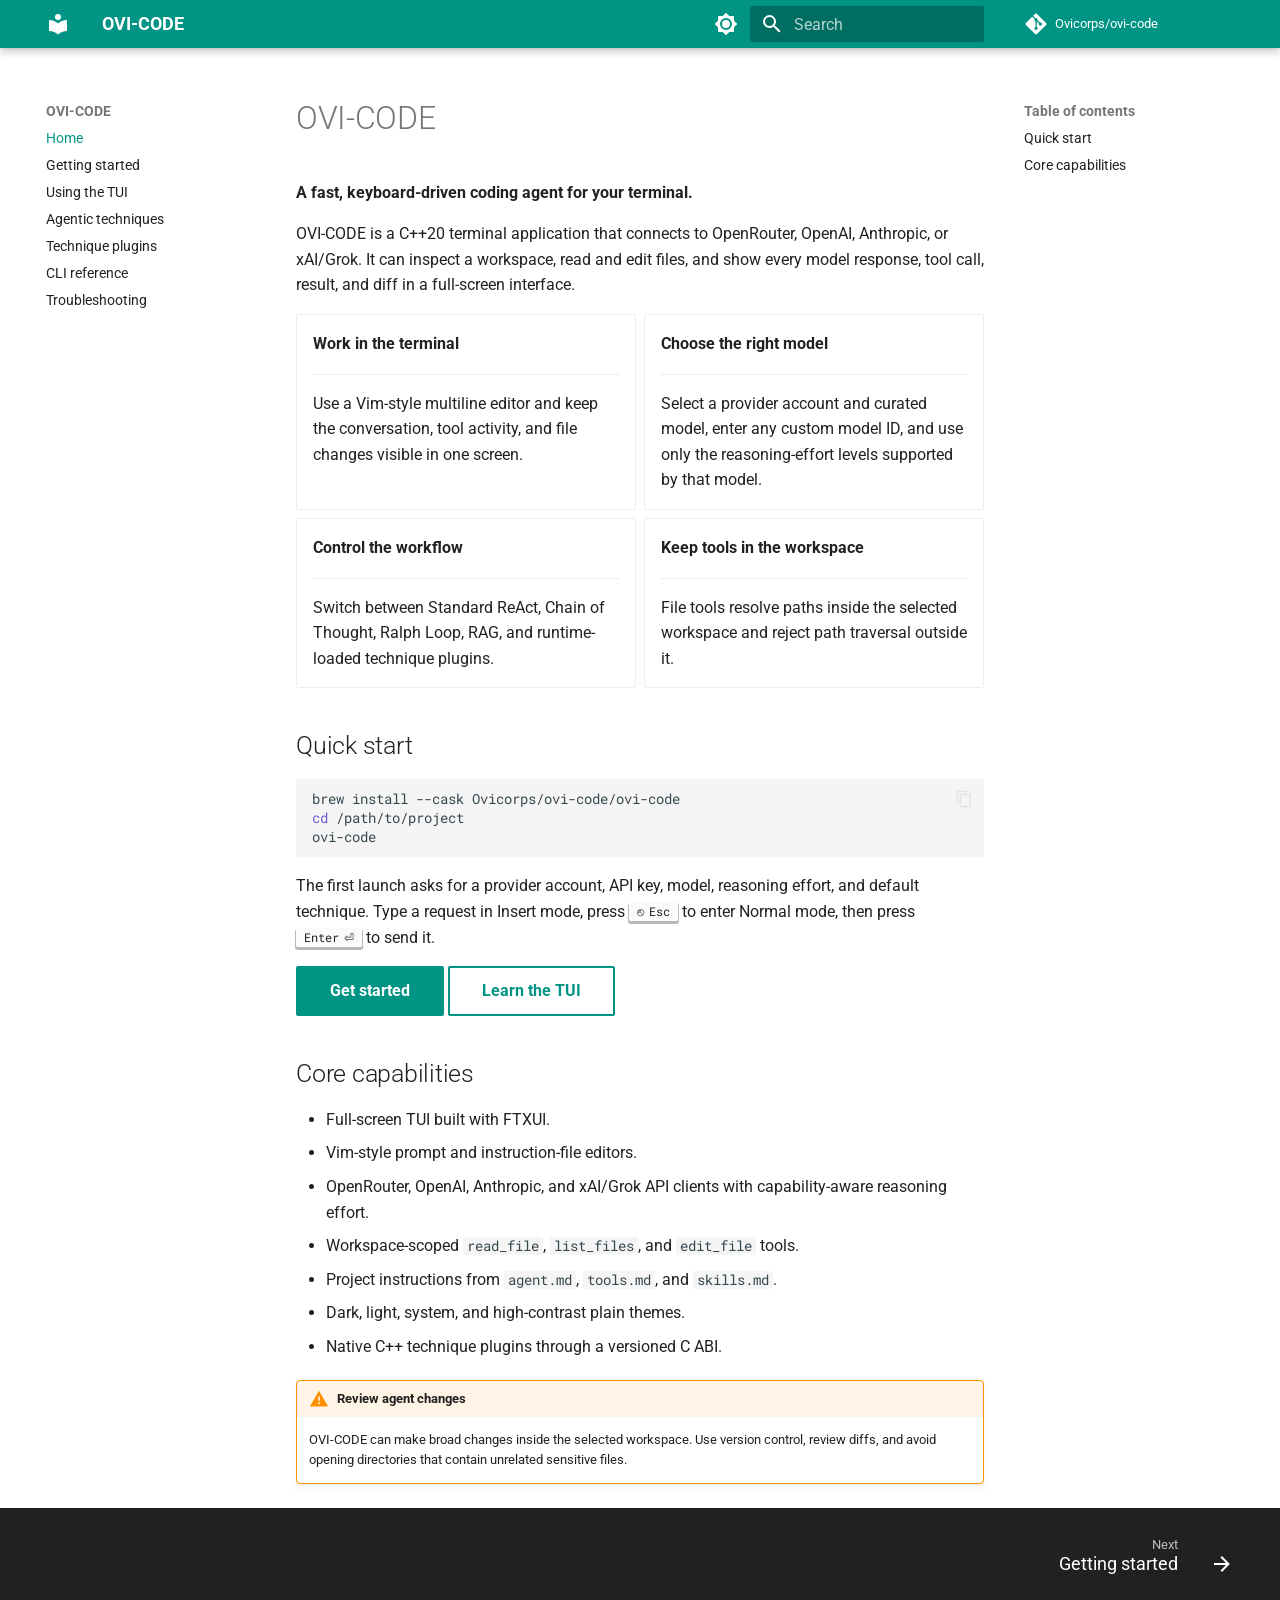
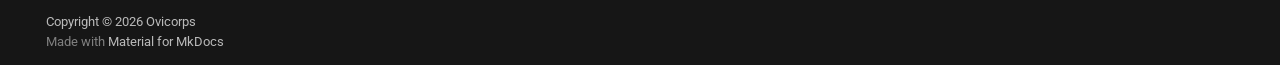
<file: site/index.html>
<!doctype html>
<html lang="en" class="no-js">
  <head>
    
      <meta charset="utf-8">
      <meta name="viewport" content="width=device-width,initial-scale=1">
      
        <meta name="description" content="Documentation for the OVI-CODE terminal coding agent">
      
      
      
        <link rel="canonical" href="https://ovicorps.github.io/ovi-code/">
      
      
      
        <link rel="next" href="getting-started/">
      
      
        
      
      
      <link rel="icon" href="assets/images/favicon.png">
      <meta name="generator" content="mkdocs-1.6.1, mkdocs-material-9.7.7">
    
    
      
        <title>OVI-CODE</title>
      
    
    
      <link rel="stylesheet" href="assets/stylesheets/main.ec1eaa64.min.css">
      
        
        <link rel="stylesheet" href="assets/stylesheets/palette.ab4e12ef.min.css">
      
      


    
    
      
    
    
      
        
        
        <link rel="preconnect" href="https://fonts.gstatic.com" crossorigin>
        <link rel="stylesheet" href="https://fonts.googleapis.com/css?family=Roboto:300,300i,400,400i,700,700i%7CRoboto+Mono:400,400i,700,700i&display=fallback">
        <style>:root{--md-text-font:"Roboto";--md-code-font:"Roboto Mono"}</style>
      
    
    
    <script>__md_scope=new URL(".",location),__md_hash=e=>[...e].reduce(((e,_)=>(e<<5)-e+_.charCodeAt(0)),0),__md_get=(e,_=localStorage,t=__md_scope)=>JSON.parse(_.getItem(t.pathname+"."+e)),__md_set=(e,_,t=localStorage,a=__md_scope)=>{try{t.setItem(a.pathname+"."+e,JSON.stringify(_))}catch(e){}}</script>
    
      

    
    
  </head>
  
  
    
    
      
    
    
    
    
    <body dir="ltr" data-md-color-scheme="default" data-md-color-primary="teal" data-md-color-accent="cyan">
  
    
    <input class="md-toggle" data-md-toggle="drawer" type="checkbox" id="__drawer" autocomplete="off">
    <input class="md-toggle" data-md-toggle="search" type="checkbox" id="__search" autocomplete="off">
    <label class="md-overlay" for="__drawer"></label>
    <div data-md-component="skip">
      
        
        <a href="#ovi-code" class="md-skip">
          Skip to content
        </a>
      
    </div>
    <div data-md-component="announce">
      
    </div>
    
    
      

  

<header class="md-header md-header--shadow" data-md-component="header">
  <nav class="md-header__inner md-grid" aria-label="Header">
    <a href="." title="OVI-CODE" class="md-header__button md-logo" aria-label="OVI-CODE" data-md-component="logo">
      
  
  <svg xmlns="http://www.w3.org/2000/svg" viewBox="0 0 24 24"><path d="M12 8a3 3 0 0 0 3-3 3 3 0 0 0-3-3 3 3 0 0 0-3 3 3 3 0 0 0 3 3m0 3.54C9.64 9.35 6.5 8 3 8v11c3.5 0 6.64 1.35 9 3.54 2.36-2.19 5.5-3.54 9-3.54V8c-3.5 0-6.64 1.35-9 3.54"/></svg>

    </a>
    <label class="md-header__button md-icon" for="__drawer">
      
      <svg xmlns="http://www.w3.org/2000/svg" viewBox="0 0 24 24"><path d="M3 6h18v2H3zm0 5h18v2H3zm0 5h18v2H3z"/></svg>
    </label>
    <div class="md-header__title" data-md-component="header-title">
      <div class="md-header__ellipsis">
        <div class="md-header__topic">
          <span class="md-ellipsis">
            OVI-CODE
          </span>
        </div>
        <div class="md-header__topic" data-md-component="header-topic">
          <span class="md-ellipsis">
            
              Home
            
          </span>
        </div>
      </div>
    </div>
    
      
        <form class="md-header__option" data-md-component="palette">
  
    
    
    
    <input class="md-option" data-md-color-media="(prefers-color-scheme: light)" data-md-color-scheme="default" data-md-color-primary="teal" data-md-color-accent="cyan"  aria-label="Switch to dark mode"  type="radio" name="__palette" id="__palette_0">
    
      <label class="md-header__button md-icon" title="Switch to dark mode" for="__palette_1" hidden>
        <svg xmlns="http://www.w3.org/2000/svg" viewBox="0 0 24 24"><path d="M12 8a4 4 0 0 0-4 4 4 4 0 0 0 4 4 4 4 0 0 0 4-4 4 4 0 0 0-4-4m0 10a6 6 0 0 1-6-6 6 6 0 0 1 6-6 6 6 0 0 1 6 6 6 6 0 0 1-6 6m8-9.31V4h-4.69L12 .69 8.69 4H4v4.69L.69 12 4 15.31V20h4.69L12 23.31 15.31 20H20v-4.69L23.31 12z"/></svg>
      </label>
    
  
    
    
    
    <input class="md-option" data-md-color-media="(prefers-color-scheme: dark)" data-md-color-scheme="slate" data-md-color-primary="teal" data-md-color-accent="cyan"  aria-label="Switch to light mode"  type="radio" name="__palette" id="__palette_1">
    
      <label class="md-header__button md-icon" title="Switch to light mode" for="__palette_0" hidden>
        <svg xmlns="http://www.w3.org/2000/svg" viewBox="0 0 24 24"><path d="M12 18c-.89 0-1.74-.2-2.5-.55C11.56 16.5 13 14.42 13 12s-1.44-4.5-3.5-5.45C10.26 6.2 11.11 6 12 6a6 6 0 0 1 6 6 6 6 0 0 1-6 6m8-9.31V4h-4.69L12 .69 8.69 4H4v4.69L.69 12 4 15.31V20h4.69L12 23.31 15.31 20H20v-4.69L23.31 12z"/></svg>
      </label>
    
  
</form>
      
    
    
      <script>var palette=__md_get("__palette");if(palette&&palette.color){if("(prefers-color-scheme)"===palette.color.media){var media=matchMedia("(prefers-color-scheme: light)"),input=document.querySelector(media.matches?"[data-md-color-media='(prefers-color-scheme: light)']":"[data-md-color-media='(prefers-color-scheme: dark)']");palette.color.media=input.getAttribute("data-md-color-media"),palette.color.scheme=input.getAttribute("data-md-color-scheme"),palette.color.primary=input.getAttribute("data-md-color-primary"),palette.color.accent=input.getAttribute("data-md-color-accent")}for(var[key,value]of Object.entries(palette.color))document.body.setAttribute("data-md-color-"+key,value)}</script>
    
    
    
      
      
        <label class="md-header__button md-icon" for="__search">
          
          <svg xmlns="http://www.w3.org/2000/svg" viewBox="0 0 24 24"><path d="M9.5 3A6.5 6.5 0 0 1 16 9.5c0 1.61-.59 3.09-1.56 4.23l.27.27h.79l5 5-1.5 1.5-5-5v-.79l-.27-.27A6.52 6.52 0 0 1 9.5 16 6.5 6.5 0 0 1 3 9.5 6.5 6.5 0 0 1 9.5 3m0 2C7 5 5 7 5 9.5S7 14 9.5 14 14 12 14 9.5 12 5 9.5 5"/></svg>
        </label>
        <div class="md-search" data-md-component="search" role="dialog">
  <label class="md-search__overlay" for="__search"></label>
  <div class="md-search__inner" role="search">
    <form class="md-search__form" name="search">
      <input type="text" class="md-search__input" name="query" aria-label="Search" placeholder="Search" autocapitalize="off" autocorrect="off" autocomplete="off" spellcheck="false" data-md-component="search-query" required>
      <label class="md-search__icon md-icon" for="__search">
        
        <svg xmlns="http://www.w3.org/2000/svg" viewBox="0 0 24 24"><path d="M9.5 3A6.5 6.5 0 0 1 16 9.5c0 1.61-.59 3.09-1.56 4.23l.27.27h.79l5 5-1.5 1.5-5-5v-.79l-.27-.27A6.52 6.52 0 0 1 9.5 16 6.5 6.5 0 0 1 3 9.5 6.5 6.5 0 0 1 9.5 3m0 2C7 5 5 7 5 9.5S7 14 9.5 14 14 12 14 9.5 12 5 9.5 5"/></svg>
        
        <svg xmlns="http://www.w3.org/2000/svg" viewBox="0 0 24 24"><path d="M20 11v2H8l5.5 5.5-1.42 1.42L4.16 12l7.92-7.92L13.5 5.5 8 11z"/></svg>
      </label>
      <nav class="md-search__options" aria-label="Search">
        
        <button type="reset" class="md-search__icon md-icon" title="Clear" aria-label="Clear" tabindex="-1">
          
          <svg xmlns="http://www.w3.org/2000/svg" viewBox="0 0 24 24"><path d="M19 6.41 17.59 5 12 10.59 6.41 5 5 6.41 10.59 12 5 17.59 6.41 19 12 13.41 17.59 19 19 17.59 13.41 12z"/></svg>
        </button>
      </nav>
      
        <div class="md-search__suggest" data-md-component="search-suggest"></div>
      
    </form>
    <div class="md-search__output">
      <div class="md-search__scrollwrap" tabindex="0" data-md-scrollfix>
        <div class="md-search-result" data-md-component="search-result">
          <div class="md-search-result__meta">
            Initializing search
          </div>
          <ol class="md-search-result__list" role="presentation"></ol>
        </div>
      </div>
    </div>
  </div>
</div>
      
    
    
      <div class="md-header__source">
        <a href="https://github.com/Ovicorps/ovi-code" title="Go to repository" class="md-source" data-md-component="source">
  <div class="md-source__icon md-icon">
    
    <svg xmlns="http://www.w3.org/2000/svg" viewBox="0 0 448 512"><!--! Font Awesome Free 7.1.0 by @fontawesome - https://fontawesome.com License - https://fontawesome.com/license/free (Icons: CC BY 4.0, Fonts: SIL OFL 1.1, Code: MIT License) Copyright 2025 Fonticons, Inc.--><path d="M439.6 236.1 244 40.5c-5.4-5.5-12.8-8.5-20.4-8.5s-15 3-20.4 8.4L162.5 81l51.5 51.5c27.1-9.1 52.7 16.8 43.4 43.7l49.7 49.7c34.2-11.8 61.2 31 35.5 56.7-26.5 26.5-70.2-2.9-56-37.3L240.3 199v121.9c25.3 12.5 22.3 41.8 9.1 55-6.4 6.4-15.2 10.1-24.3 10.1s-17.8-3.6-24.3-10.1c-17.6-17.6-11.1-46.9 11.2-56v-123c-20.8-8.5-24.6-30.7-18.6-45L142.6 101 8.5 235.1C3 240.6 0 247.9 0 255.5s3 15 8.5 20.4l195.6 195.7c5.4 5.4 12.7 8.4 20.4 8.4s15-3 20.4-8.4l194.7-194.7c5.4-5.4 8.4-12.8 8.4-20.4s-3-15-8.4-20.4"/></svg>
  </div>
  <div class="md-source__repository">
    Ovicorps/ovi-code
  </div>
</a>
      </div>
    
  </nav>
  
</header>
    
    <div class="md-container" data-md-component="container">
      
      
        
          
        
      
      <main class="md-main" data-md-component="main">
        <div class="md-main__inner md-grid">
          
            
              
              <div class="md-sidebar md-sidebar--primary" data-md-component="sidebar" data-md-type="navigation" >
                <div class="md-sidebar__scrollwrap">
                  <div class="md-sidebar__inner">
                    



<nav class="md-nav md-nav--primary" aria-label="Navigation" data-md-level="0">
  <label class="md-nav__title" for="__drawer">
    <a href="." title="OVI-CODE" class="md-nav__button md-logo" aria-label="OVI-CODE" data-md-component="logo">
      
  
  <svg xmlns="http://www.w3.org/2000/svg" viewBox="0 0 24 24"><path d="M12 8a3 3 0 0 0 3-3 3 3 0 0 0-3-3 3 3 0 0 0-3 3 3 3 0 0 0 3 3m0 3.54C9.64 9.35 6.5 8 3 8v11c3.5 0 6.64 1.35 9 3.54 2.36-2.19 5.5-3.54 9-3.54V8c-3.5 0-6.64 1.35-9 3.54"/></svg>

    </a>
    OVI-CODE
  </label>
  
    <div class="md-nav__source">
      <a href="https://github.com/Ovicorps/ovi-code" title="Go to repository" class="md-source" data-md-component="source">
  <div class="md-source__icon md-icon">
    
    <svg xmlns="http://www.w3.org/2000/svg" viewBox="0 0 448 512"><!--! Font Awesome Free 7.1.0 by @fontawesome - https://fontawesome.com License - https://fontawesome.com/license/free (Icons: CC BY 4.0, Fonts: SIL OFL 1.1, Code: MIT License) Copyright 2025 Fonticons, Inc.--><path d="M439.6 236.1 244 40.5c-5.4-5.5-12.8-8.5-20.4-8.5s-15 3-20.4 8.4L162.5 81l51.5 51.5c27.1-9.1 52.7 16.8 43.4 43.7l49.7 49.7c34.2-11.8 61.2 31 35.5 56.7-26.5 26.5-70.2-2.9-56-37.3L240.3 199v121.9c25.3 12.5 22.3 41.8 9.1 55-6.4 6.4-15.2 10.1-24.3 10.1s-17.8-3.6-24.3-10.1c-17.6-17.6-11.1-46.9 11.2-56v-123c-20.8-8.5-24.6-30.7-18.6-45L142.6 101 8.5 235.1C3 240.6 0 247.9 0 255.5s3 15 8.5 20.4l195.6 195.7c5.4 5.4 12.7 8.4 20.4 8.4s15-3 20.4-8.4l194.7-194.7c5.4-5.4 8.4-12.8 8.4-20.4s-3-15-8.4-20.4"/></svg>
  </div>
  <div class="md-source__repository">
    Ovicorps/ovi-code
  </div>
</a>
    </div>
  
  <ul class="md-nav__list" data-md-scrollfix>
    
      
      
  
  
    
  
  
  
    <li class="md-nav__item md-nav__item--active">
      
      <input class="md-nav__toggle md-toggle" type="checkbox" id="__toc">
      
      
        
      
      
        <label class="md-nav__link md-nav__link--active" for="__toc">
          
  
  
  <span class="md-ellipsis">
    
  
    Home
  

    
  </span>
  
  

          <span class="md-nav__icon md-icon"></span>
        </label>
      
      <a href="." class="md-nav__link md-nav__link--active">
        
  
  
  <span class="md-ellipsis">
    
  
    Home
  

    
  </span>
  
  

      </a>
      
        

<nav class="md-nav md-nav--secondary" aria-label="Table of contents">
  
  
  
    
  
  
    <label class="md-nav__title" for="__toc">
      <span class="md-nav__icon md-icon"></span>
      Table of contents
    </label>
    <ul class="md-nav__list" data-md-component="toc" data-md-scrollfix>
      
        <li class="md-nav__item">
  <a href="#quick-start" class="md-nav__link">
    <span class="md-ellipsis">
      
        Quick start
      
    </span>
  </a>
  
</li>
      
        <li class="md-nav__item">
  <a href="#core-capabilities" class="md-nav__link">
    <span class="md-ellipsis">
      
        Core capabilities
      
    </span>
  </a>
  
</li>
      
    </ul>
  
</nav>
      
    </li>
  

    
      
      
  
  
  
  
    <li class="md-nav__item">
      <a href="getting-started/" class="md-nav__link">
        
  
  
  <span class="md-ellipsis">
    
  
    Getting started
  

    
  </span>
  
  

      </a>
    </li>
  

    
      
      
  
  
  
  
    <li class="md-nav__item">
      <a href="user-guide/" class="md-nav__link">
        
  
  
  <span class="md-ellipsis">
    
  
    Using the TUI
  

    
  </span>
  
  

      </a>
    </li>
  

    
      
      
  
  
  
  
    <li class="md-nav__item">
      <a href="techniques/" class="md-nav__link">
        
  
  
  <span class="md-ellipsis">
    
  
    Agentic techniques
  

    
  </span>
  
  

      </a>
    </li>
  

    
      
      
  
  
  
  
    <li class="md-nav__item">
      <a href="plugins/" class="md-nav__link">
        
  
  
  <span class="md-ellipsis">
    
  
    Technique plugins
  

    
  </span>
  
  

      </a>
    </li>
  

    
      
      
  
  
  
  
    <li class="md-nav__item">
      <a href="reference/" class="md-nav__link">
        
  
  
  <span class="md-ellipsis">
    
  
    CLI reference
  

    
  </span>
  
  

      </a>
    </li>
  

    
      
      
  
  
  
  
    <li class="md-nav__item">
      <a href="troubleshooting/" class="md-nav__link">
        
  
  
  <span class="md-ellipsis">
    
  
    Troubleshooting
  

    
  </span>
  
  

      </a>
    </li>
  

    
  </ul>
</nav>
                  </div>
                </div>
              </div>
            
            
              
              <div class="md-sidebar md-sidebar--secondary" data-md-component="sidebar" data-md-type="toc" >
                <div class="md-sidebar__scrollwrap">
                  <div class="md-sidebar__inner">
                    

<nav class="md-nav md-nav--secondary" aria-label="Table of contents">
  
  
  
    
  
  
    <label class="md-nav__title" for="__toc">
      <span class="md-nav__icon md-icon"></span>
      Table of contents
    </label>
    <ul class="md-nav__list" data-md-component="toc" data-md-scrollfix>
      
        <li class="md-nav__item">
  <a href="#quick-start" class="md-nav__link">
    <span class="md-ellipsis">
      
        Quick start
      
    </span>
  </a>
  
</li>
      
        <li class="md-nav__item">
  <a href="#core-capabilities" class="md-nav__link">
    <span class="md-ellipsis">
      
        Core capabilities
      
    </span>
  </a>
  
</li>
      
    </ul>
  
</nav>
                  </div>
                </div>
              </div>
            
          
          
            <div class="md-content" data-md-component="content">
              
              <article class="md-content__inner md-typeset">
                
                  


  
  


<h1 id="ovi-code">OVI-CODE<a class="headerlink" href="#ovi-code" title="Permanent link">&para;</a></h1>
<p><strong>A fast, keyboard-driven coding agent for your terminal.</strong></p>
<p>OVI-CODE is a C++20 terminal application that connects to OpenRouter, OpenAI,
Anthropic, or xAI/Grok. It can inspect a workspace, read and edit files, and
show every model response, tool call, result, and diff in a full-screen
interface.</p>
<div class="grid cards">
<ul>
<li>
<p><strong>Work in the terminal</strong></p>
<hr />
<p>Use a Vim-style multiline editor and keep the conversation, tool activity,
and file changes visible in one screen.</p>
</li>
<li>
<p><strong>Choose the right model</strong></p>
<hr />
<p>Select a provider account and curated model, enter any custom model ID, and
use only the reasoning-effort levels supported by that model.</p>
</li>
<li>
<p><strong>Control the workflow</strong></p>
<hr />
<p>Switch between Standard ReAct, Chain of Thought, Ralph Loop, RAG, and
runtime-loaded technique plugins.</p>
</li>
<li>
<p><strong>Keep tools in the workspace</strong></p>
<hr />
<p>File tools resolve paths inside the selected workspace and reject path
traversal outside it.</p>
</li>
</ul>
</div>
<h2 id="quick-start">Quick start<a class="headerlink" href="#quick-start" title="Permanent link">&para;</a></h2>
<div class="highlight"><pre><span></span><code><a id="__codelineno-0-1" name="__codelineno-0-1" href="#__codelineno-0-1"></a>brew<span class="w"> </span>install<span class="w"> </span>--cask<span class="w"> </span>Ovicorps/ovi-code/ovi-code
<a id="__codelineno-0-2" name="__codelineno-0-2" href="#__codelineno-0-2"></a><span class="nb">cd</span><span class="w"> </span>/path/to/project
<a id="__codelineno-0-3" name="__codelineno-0-3" href="#__codelineno-0-3"></a>ovi-code
</code></pre></div>
<p>The first launch asks for a provider account, API key, model, reasoning effort,
and default technique. Type a request in Insert mode, press <span class="keys"><kbd class="key-escape">Esc</kbd></span> to enter
Normal mode, then press <span class="keys"><kbd class="key-enter">Enter</kbd></span> to send it.</p>
<p><a class="md-button md-button--primary" href="getting-started/">Get started</a>
<a class="md-button" href="user-guide/">Learn the TUI</a></p>
<h2 id="core-capabilities">Core capabilities<a class="headerlink" href="#core-capabilities" title="Permanent link">&para;</a></h2>
<ul>
<li>Full-screen TUI built with FTXUI.</li>
<li>Vim-style prompt and instruction-file editors.</li>
<li>OpenRouter, OpenAI, Anthropic, and xAI/Grok API clients with
  capability-aware reasoning effort.</li>
<li>Workspace-scoped <code>read_file</code>, <code>list_files</code>, and <code>edit_file</code> tools.</li>
<li>Project instructions from <code>agent.md</code>, <code>tools.md</code>, and <code>skills.md</code>.</li>
<li>Dark, light, system, and high-contrast plain themes.</li>
<li>Native C++ technique plugins through a versioned C ABI.</li>
</ul>
<div class="admonition warning">
<p class="admonition-title">Review agent changes</p>
<p>OVI-CODE can make broad changes inside the selected workspace. Use version
control, review diffs, and avoid opening directories that contain unrelated
sensitive files.</p>
</div>












                
              </article>
            </div>
          
          
<script>var target=document.getElementById(location.hash.slice(1));target&&target.name&&(target.checked=target.name.startsWith("__tabbed_"))</script>
        </div>
        
          <button type="button" class="md-top md-icon" data-md-component="top" hidden>
  
  <svg xmlns="http://www.w3.org/2000/svg" viewBox="0 0 24 24"><path d="M13 20h-2V8l-5.5 5.5-1.42-1.42L12 4.16l7.92 7.92-1.42 1.42L13 8z"/></svg>
  Back to top
</button>
        
      </main>
      
        <footer class="md-footer">
  
    
      
      <nav class="md-footer__inner md-grid" aria-label="Footer" >
        
        
          
          <a href="getting-started/" class="md-footer__link md-footer__link--next" aria-label="Next: Getting started">
            <div class="md-footer__title">
              <span class="md-footer__direction">
                Next
              </span>
              <div class="md-ellipsis">
                Getting started
              </div>
            </div>
            <div class="md-footer__button md-icon">
              
              <svg xmlns="http://www.w3.org/2000/svg" viewBox="0 0 24 24"><path d="M4 11v2h12l-5.5 5.5 1.42 1.42L19.84 12l-7.92-7.92L10.5 5.5 16 11z"/></svg>
            </div>
          </a>
        
      </nav>
    
  
  <div class="md-footer-meta md-typeset">
    <div class="md-footer-meta__inner md-grid">
      <div class="md-copyright">
  
    <div class="md-copyright__highlight">
      Copyright &copy; 2026 Ovicorps
    </div>
  
  
    Made with
    <a href="https://squidfunk.github.io/mkdocs-material/" target="_blank" rel="noopener">
      Material for MkDocs
    </a>
  
</div>
      
    </div>
  </div>
</footer>
      
    </div>
    <div class="md-dialog" data-md-component="dialog">
      <div class="md-dialog__inner md-typeset"></div>
    </div>
    
    
    
      
      
      <script id="__config" type="application/json">{"annotate": null, "base": ".", "features": ["content.code.copy", "navigation.footer", "navigation.instant", "navigation.sections", "navigation.top", "search.highlight", "search.suggest"], "search": "assets/javascripts/workers/search.2c215733.min.js", "tags": null, "translations": {"clipboard.copied": "Copied to clipboard", "clipboard.copy": "Copy to clipboard", "search.result.more.one": "1 more on this page", "search.result.more.other": "# more on this page", "search.result.none": "No matching documents", "search.result.one": "1 matching document", "search.result.other": "# matching documents", "search.result.placeholder": "Type to start searching", "search.result.term.missing": "Missing", "select.version": "Select version"}, "version": null}</script>
    
    
      <script src="assets/javascripts/bundle.d7400e89.min.js"></script>
      
    
  </body>
</html>
</file>
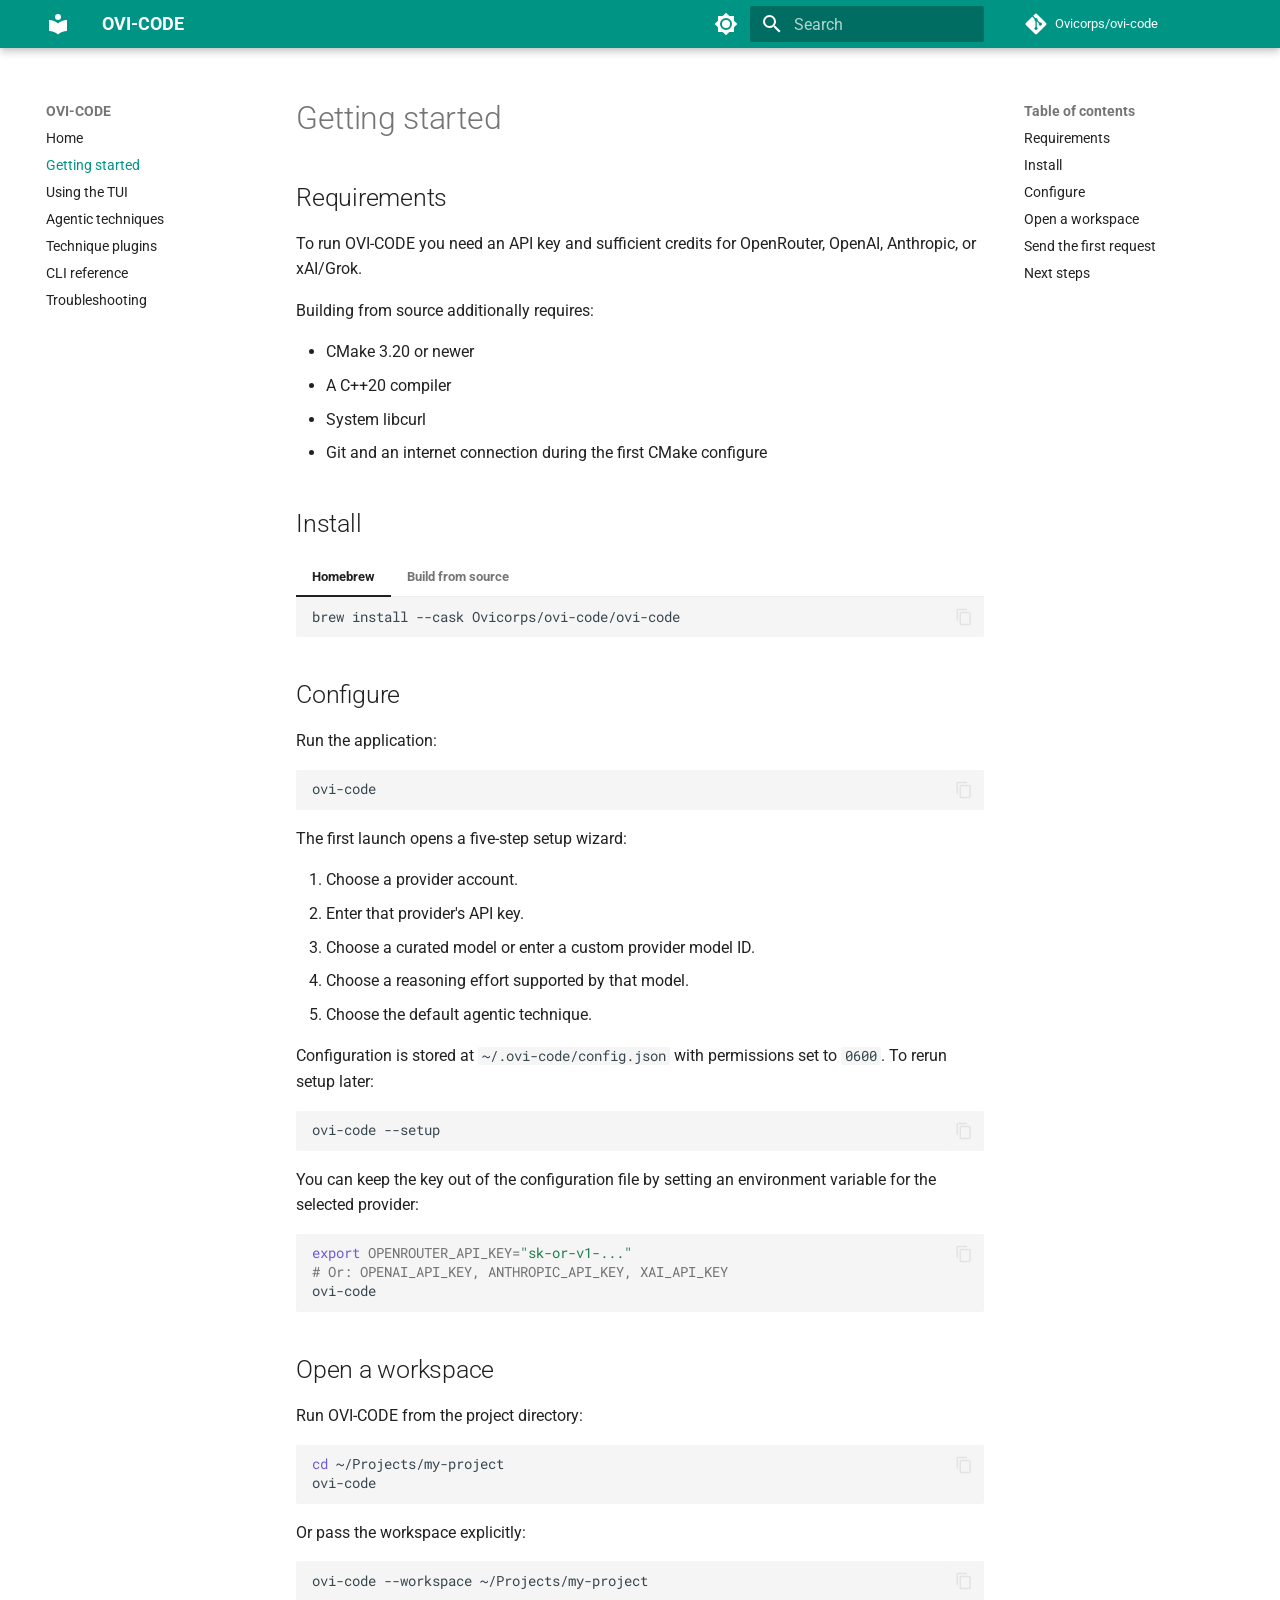
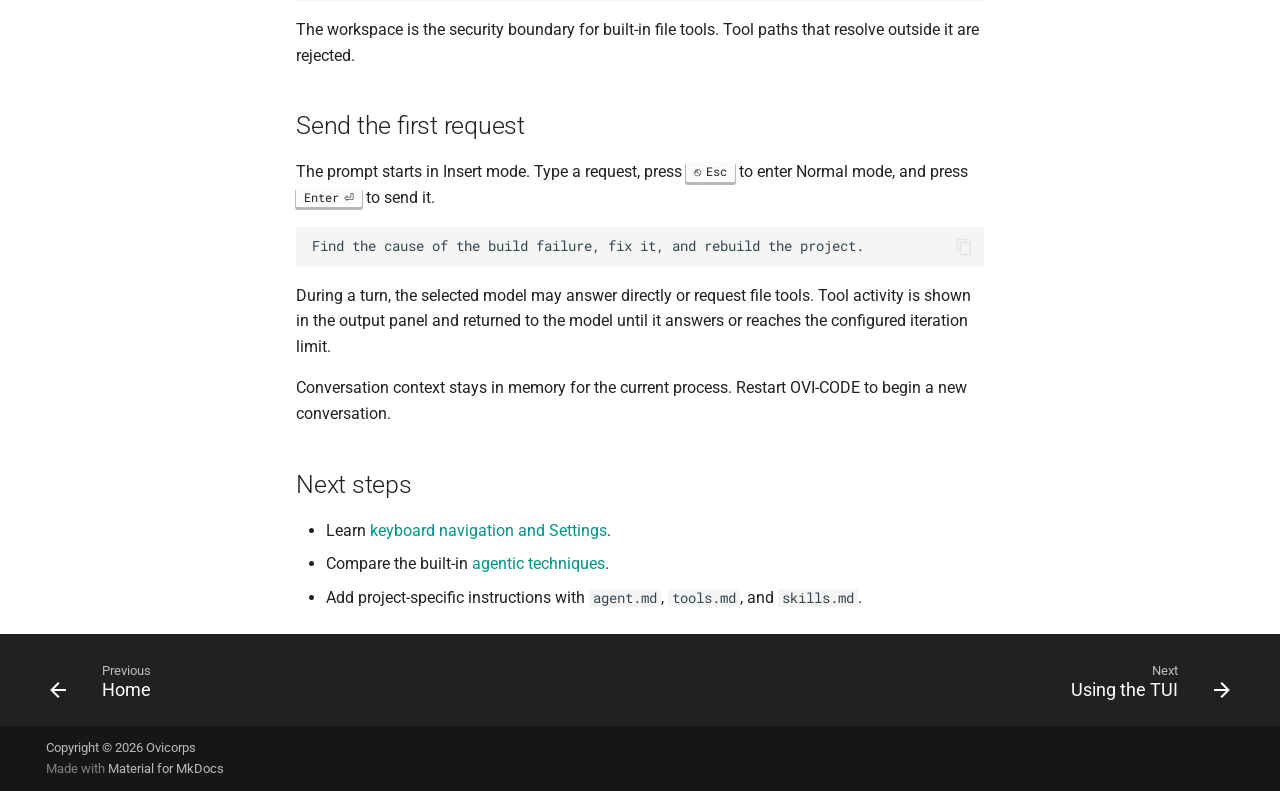
<file: site/getting-started/index.html>
<!doctype html>
<html lang="en" class="no-js">
  <head>
    
      <meta charset="utf-8">
      <meta name="viewport" content="width=device-width,initial-scale=1">
      
        <meta name="description" content="Documentation for the OVI-CODE terminal coding agent">
      
      
      
        <link rel="canonical" href="https://ovicorps.github.io/ovi-code/getting-started/">
      
      
        <link rel="prev" href="..">
      
      
        <link rel="next" href="../user-guide/">
      
      
        
      
      
      <link rel="icon" href="../assets/images/favicon.png">
      <meta name="generator" content="mkdocs-1.6.1, mkdocs-material-9.7.7">
    
    
      
        <title>Getting started - OVI-CODE</title>
      
    
    
      <link rel="stylesheet" href="../assets/stylesheets/main.ec1eaa64.min.css">
      
        
        <link rel="stylesheet" href="../assets/stylesheets/palette.ab4e12ef.min.css">
      
      


    
    
      
    
    
      
        
        
        <link rel="preconnect" href="https://fonts.gstatic.com" crossorigin>
        <link rel="stylesheet" href="https://fonts.googleapis.com/css?family=Roboto:300,300i,400,400i,700,700i%7CRoboto+Mono:400,400i,700,700i&display=fallback">
        <style>:root{--md-text-font:"Roboto";--md-code-font:"Roboto Mono"}</style>
      
    
    
    <script>__md_scope=new URL("..",location),__md_hash=e=>[...e].reduce(((e,_)=>(e<<5)-e+_.charCodeAt(0)),0),__md_get=(e,_=localStorage,t=__md_scope)=>JSON.parse(_.getItem(t.pathname+"."+e)),__md_set=(e,_,t=localStorage,a=__md_scope)=>{try{t.setItem(a.pathname+"."+e,JSON.stringify(_))}catch(e){}}</script>
    
      

    
    
  </head>
  
  
    
    
      
    
    
    
    
    <body dir="ltr" data-md-color-scheme="default" data-md-color-primary="teal" data-md-color-accent="cyan">
  
    
    <input class="md-toggle" data-md-toggle="drawer" type="checkbox" id="__drawer" autocomplete="off">
    <input class="md-toggle" data-md-toggle="search" type="checkbox" id="__search" autocomplete="off">
    <label class="md-overlay" for="__drawer"></label>
    <div data-md-component="skip">
      
        
        <a href="#getting-started" class="md-skip">
          Skip to content
        </a>
      
    </div>
    <div data-md-component="announce">
      
    </div>
    
    
      

  

<header class="md-header md-header--shadow" data-md-component="header">
  <nav class="md-header__inner md-grid" aria-label="Header">
    <a href=".." title="OVI-CODE" class="md-header__button md-logo" aria-label="OVI-CODE" data-md-component="logo">
      
  
  <svg xmlns="http://www.w3.org/2000/svg" viewBox="0 0 24 24"><path d="M12 8a3 3 0 0 0 3-3 3 3 0 0 0-3-3 3 3 0 0 0-3 3 3 3 0 0 0 3 3m0 3.54C9.64 9.35 6.5 8 3 8v11c3.5 0 6.64 1.35 9 3.54 2.36-2.19 5.5-3.54 9-3.54V8c-3.5 0-6.64 1.35-9 3.54"/></svg>

    </a>
    <label class="md-header__button md-icon" for="__drawer">
      
      <svg xmlns="http://www.w3.org/2000/svg" viewBox="0 0 24 24"><path d="M3 6h18v2H3zm0 5h18v2H3zm0 5h18v2H3z"/></svg>
    </label>
    <div class="md-header__title" data-md-component="header-title">
      <div class="md-header__ellipsis">
        <div class="md-header__topic">
          <span class="md-ellipsis">
            OVI-CODE
          </span>
        </div>
        <div class="md-header__topic" data-md-component="header-topic">
          <span class="md-ellipsis">
            
              Getting started
            
          </span>
        </div>
      </div>
    </div>
    
      
        <form class="md-header__option" data-md-component="palette">
  
    
    
    
    <input class="md-option" data-md-color-media="(prefers-color-scheme: light)" data-md-color-scheme="default" data-md-color-primary="teal" data-md-color-accent="cyan"  aria-label="Switch to dark mode"  type="radio" name="__palette" id="__palette_0">
    
      <label class="md-header__button md-icon" title="Switch to dark mode" for="__palette_1" hidden>
        <svg xmlns="http://www.w3.org/2000/svg" viewBox="0 0 24 24"><path d="M12 8a4 4 0 0 0-4 4 4 4 0 0 0 4 4 4 4 0 0 0 4-4 4 4 0 0 0-4-4m0 10a6 6 0 0 1-6-6 6 6 0 0 1 6-6 6 6 0 0 1 6 6 6 6 0 0 1-6 6m8-9.31V4h-4.69L12 .69 8.69 4H4v4.69L.69 12 4 15.31V20h4.69L12 23.31 15.31 20H20v-4.69L23.31 12z"/></svg>
      </label>
    
  
    
    
    
    <input class="md-option" data-md-color-media="(prefers-color-scheme: dark)" data-md-color-scheme="slate" data-md-color-primary="teal" data-md-color-accent="cyan"  aria-label="Switch to light mode"  type="radio" name="__palette" id="__palette_1">
    
      <label class="md-header__button md-icon" title="Switch to light mode" for="__palette_0" hidden>
        <svg xmlns="http://www.w3.org/2000/svg" viewBox="0 0 24 24"><path d="M12 18c-.89 0-1.74-.2-2.5-.55C11.56 16.5 13 14.42 13 12s-1.44-4.5-3.5-5.45C10.26 6.2 11.11 6 12 6a6 6 0 0 1 6 6 6 6 0 0 1-6 6m8-9.31V4h-4.69L12 .69 8.69 4H4v4.69L.69 12 4 15.31V20h4.69L12 23.31 15.31 20H20v-4.69L23.31 12z"/></svg>
      </label>
    
  
</form>
      
    
    
      <script>var palette=__md_get("__palette");if(palette&&palette.color){if("(prefers-color-scheme)"===palette.color.media){var media=matchMedia("(prefers-color-scheme: light)"),input=document.querySelector(media.matches?"[data-md-color-media='(prefers-color-scheme: light)']":"[data-md-color-media='(prefers-color-scheme: dark)']");palette.color.media=input.getAttribute("data-md-color-media"),palette.color.scheme=input.getAttribute("data-md-color-scheme"),palette.color.primary=input.getAttribute("data-md-color-primary"),palette.color.accent=input.getAttribute("data-md-color-accent")}for(var[key,value]of Object.entries(palette.color))document.body.setAttribute("data-md-color-"+key,value)}</script>
    
    
    
      
      
        <label class="md-header__button md-icon" for="__search">
          
          <svg xmlns="http://www.w3.org/2000/svg" viewBox="0 0 24 24"><path d="M9.5 3A6.5 6.5 0 0 1 16 9.5c0 1.61-.59 3.09-1.56 4.23l.27.27h.79l5 5-1.5 1.5-5-5v-.79l-.27-.27A6.52 6.52 0 0 1 9.5 16 6.5 6.5 0 0 1 3 9.5 6.5 6.5 0 0 1 9.5 3m0 2C7 5 5 7 5 9.5S7 14 9.5 14 14 12 14 9.5 12 5 9.5 5"/></svg>
        </label>
        <div class="md-search" data-md-component="search" role="dialog">
  <label class="md-search__overlay" for="__search"></label>
  <div class="md-search__inner" role="search">
    <form class="md-search__form" name="search">
      <input type="text" class="md-search__input" name="query" aria-label="Search" placeholder="Search" autocapitalize="off" autocorrect="off" autocomplete="off" spellcheck="false" data-md-component="search-query" required>
      <label class="md-search__icon md-icon" for="__search">
        
        <svg xmlns="http://www.w3.org/2000/svg" viewBox="0 0 24 24"><path d="M9.5 3A6.5 6.5 0 0 1 16 9.5c0 1.61-.59 3.09-1.56 4.23l.27.27h.79l5 5-1.5 1.5-5-5v-.79l-.27-.27A6.52 6.52 0 0 1 9.5 16 6.5 6.5 0 0 1 3 9.5 6.5 6.5 0 0 1 9.5 3m0 2C7 5 5 7 5 9.5S7 14 9.5 14 14 12 14 9.5 12 5 9.5 5"/></svg>
        
        <svg xmlns="http://www.w3.org/2000/svg" viewBox="0 0 24 24"><path d="M20 11v2H8l5.5 5.5-1.42 1.42L4.16 12l7.92-7.92L13.5 5.5 8 11z"/></svg>
      </label>
      <nav class="md-search__options" aria-label="Search">
        
        <button type="reset" class="md-search__icon md-icon" title="Clear" aria-label="Clear" tabindex="-1">
          
          <svg xmlns="http://www.w3.org/2000/svg" viewBox="0 0 24 24"><path d="M19 6.41 17.59 5 12 10.59 6.41 5 5 6.41 10.59 12 5 17.59 6.41 19 12 13.41 17.59 19 19 17.59 13.41 12z"/></svg>
        </button>
      </nav>
      
        <div class="md-search__suggest" data-md-component="search-suggest"></div>
      
    </form>
    <div class="md-search__output">
      <div class="md-search__scrollwrap" tabindex="0" data-md-scrollfix>
        <div class="md-search-result" data-md-component="search-result">
          <div class="md-search-result__meta">
            Initializing search
          </div>
          <ol class="md-search-result__list" role="presentation"></ol>
        </div>
      </div>
    </div>
  </div>
</div>
      
    
    
      <div class="md-header__source">
        <a href="https://github.com/Ovicorps/ovi-code" title="Go to repository" class="md-source" data-md-component="source">
  <div class="md-source__icon md-icon">
    
    <svg xmlns="http://www.w3.org/2000/svg" viewBox="0 0 448 512"><!--! Font Awesome Free 7.1.0 by @fontawesome - https://fontawesome.com License - https://fontawesome.com/license/free (Icons: CC BY 4.0, Fonts: SIL OFL 1.1, Code: MIT License) Copyright 2025 Fonticons, Inc.--><path d="M439.6 236.1 244 40.5c-5.4-5.5-12.8-8.5-20.4-8.5s-15 3-20.4 8.4L162.5 81l51.5 51.5c27.1-9.1 52.7 16.8 43.4 43.7l49.7 49.7c34.2-11.8 61.2 31 35.5 56.7-26.5 26.5-70.2-2.9-56-37.3L240.3 199v121.9c25.3 12.5 22.3 41.8 9.1 55-6.4 6.4-15.2 10.1-24.3 10.1s-17.8-3.6-24.3-10.1c-17.6-17.6-11.1-46.9 11.2-56v-123c-20.8-8.5-24.6-30.7-18.6-45L142.6 101 8.5 235.1C3 240.6 0 247.9 0 255.5s3 15 8.5 20.4l195.6 195.7c5.4 5.4 12.7 8.4 20.4 8.4s15-3 20.4-8.4l194.7-194.7c5.4-5.4 8.4-12.8 8.4-20.4s-3-15-8.4-20.4"/></svg>
  </div>
  <div class="md-source__repository">
    Ovicorps/ovi-code
  </div>
</a>
      </div>
    
  </nav>
  
</header>
    
    <div class="md-container" data-md-component="container">
      
      
        
          
        
      
      <main class="md-main" data-md-component="main">
        <div class="md-main__inner md-grid">
          
            
              
              <div class="md-sidebar md-sidebar--primary" data-md-component="sidebar" data-md-type="navigation" >
                <div class="md-sidebar__scrollwrap">
                  <div class="md-sidebar__inner">
                    



<nav class="md-nav md-nav--primary" aria-label="Navigation" data-md-level="0">
  <label class="md-nav__title" for="__drawer">
    <a href=".." title="OVI-CODE" class="md-nav__button md-logo" aria-label="OVI-CODE" data-md-component="logo">
      
  
  <svg xmlns="http://www.w3.org/2000/svg" viewBox="0 0 24 24"><path d="M12 8a3 3 0 0 0 3-3 3 3 0 0 0-3-3 3 3 0 0 0-3 3 3 3 0 0 0 3 3m0 3.54C9.64 9.35 6.5 8 3 8v11c3.5 0 6.64 1.35 9 3.54 2.36-2.19 5.5-3.54 9-3.54V8c-3.5 0-6.64 1.35-9 3.54"/></svg>

    </a>
    OVI-CODE
  </label>
  
    <div class="md-nav__source">
      <a href="https://github.com/Ovicorps/ovi-code" title="Go to repository" class="md-source" data-md-component="source">
  <div class="md-source__icon md-icon">
    
    <svg xmlns="http://www.w3.org/2000/svg" viewBox="0 0 448 512"><!--! Font Awesome Free 7.1.0 by @fontawesome - https://fontawesome.com License - https://fontawesome.com/license/free (Icons: CC BY 4.0, Fonts: SIL OFL 1.1, Code: MIT License) Copyright 2025 Fonticons, Inc.--><path d="M439.6 236.1 244 40.5c-5.4-5.5-12.8-8.5-20.4-8.5s-15 3-20.4 8.4L162.5 81l51.5 51.5c27.1-9.1 52.7 16.8 43.4 43.7l49.7 49.7c34.2-11.8 61.2 31 35.5 56.7-26.5 26.5-70.2-2.9-56-37.3L240.3 199v121.9c25.3 12.5 22.3 41.8 9.1 55-6.4 6.4-15.2 10.1-24.3 10.1s-17.8-3.6-24.3-10.1c-17.6-17.6-11.1-46.9 11.2-56v-123c-20.8-8.5-24.6-30.7-18.6-45L142.6 101 8.5 235.1C3 240.6 0 247.9 0 255.5s3 15 8.5 20.4l195.6 195.7c5.4 5.4 12.7 8.4 20.4 8.4s15-3 20.4-8.4l194.7-194.7c5.4-5.4 8.4-12.8 8.4-20.4s-3-15-8.4-20.4"/></svg>
  </div>
  <div class="md-source__repository">
    Ovicorps/ovi-code
  </div>
</a>
    </div>
  
  <ul class="md-nav__list" data-md-scrollfix>
    
      
      
  
  
  
  
    <li class="md-nav__item">
      <a href=".." class="md-nav__link">
        
  
  
  <span class="md-ellipsis">
    
  
    Home
  

    
  </span>
  
  

      </a>
    </li>
  

    
      
      
  
  
    
  
  
  
    <li class="md-nav__item md-nav__item--active">
      
      <input class="md-nav__toggle md-toggle" type="checkbox" id="__toc">
      
      
        
      
      
        <label class="md-nav__link md-nav__link--active" for="__toc">
          
  
  
  <span class="md-ellipsis">
    
  
    Getting started
  

    
  </span>
  
  

          <span class="md-nav__icon md-icon"></span>
        </label>
      
      <a href="./" class="md-nav__link md-nav__link--active">
        
  
  
  <span class="md-ellipsis">
    
  
    Getting started
  

    
  </span>
  
  

      </a>
      
        

<nav class="md-nav md-nav--secondary" aria-label="Table of contents">
  
  
  
    
  
  
    <label class="md-nav__title" for="__toc">
      <span class="md-nav__icon md-icon"></span>
      Table of contents
    </label>
    <ul class="md-nav__list" data-md-component="toc" data-md-scrollfix>
      
        <li class="md-nav__item">
  <a href="#requirements" class="md-nav__link">
    <span class="md-ellipsis">
      
        Requirements
      
    </span>
  </a>
  
</li>
      
        <li class="md-nav__item">
  <a href="#install" class="md-nav__link">
    <span class="md-ellipsis">
      
        Install
      
    </span>
  </a>
  
</li>
      
        <li class="md-nav__item">
  <a href="#configure" class="md-nav__link">
    <span class="md-ellipsis">
      
        Configure
      
    </span>
  </a>
  
</li>
      
        <li class="md-nav__item">
  <a href="#open-a-workspace" class="md-nav__link">
    <span class="md-ellipsis">
      
        Open a workspace
      
    </span>
  </a>
  
</li>
      
        <li class="md-nav__item">
  <a href="#send-the-first-request" class="md-nav__link">
    <span class="md-ellipsis">
      
        Send the first request
      
    </span>
  </a>
  
</li>
      
        <li class="md-nav__item">
  <a href="#next-steps" class="md-nav__link">
    <span class="md-ellipsis">
      
        Next steps
      
    </span>
  </a>
  
</li>
      
    </ul>
  
</nav>
      
    </li>
  

    
      
      
  
  
  
  
    <li class="md-nav__item">
      <a href="../user-guide/" class="md-nav__link">
        
  
  
  <span class="md-ellipsis">
    
  
    Using the TUI
  

    
  </span>
  
  

      </a>
    </li>
  

    
      
      
  
  
  
  
    <li class="md-nav__item">
      <a href="../techniques/" class="md-nav__link">
        
  
  
  <span class="md-ellipsis">
    
  
    Agentic techniques
  

    
  </span>
  
  

      </a>
    </li>
  

    
      
      
  
  
  
  
    <li class="md-nav__item">
      <a href="../plugins/" class="md-nav__link">
        
  
  
  <span class="md-ellipsis">
    
  
    Technique plugins
  

    
  </span>
  
  

      </a>
    </li>
  

    
      
      
  
  
  
  
    <li class="md-nav__item">
      <a href="../reference/" class="md-nav__link">
        
  
  
  <span class="md-ellipsis">
    
  
    CLI reference
  

    
  </span>
  
  

      </a>
    </li>
  

    
      
      
  
  
  
  
    <li class="md-nav__item">
      <a href="../troubleshooting/" class="md-nav__link">
        
  
  
  <span class="md-ellipsis">
    
  
    Troubleshooting
  

    
  </span>
  
  

      </a>
    </li>
  

    
  </ul>
</nav>
                  </div>
                </div>
              </div>
            
            
              
              <div class="md-sidebar md-sidebar--secondary" data-md-component="sidebar" data-md-type="toc" >
                <div class="md-sidebar__scrollwrap">
                  <div class="md-sidebar__inner">
                    

<nav class="md-nav md-nav--secondary" aria-label="Table of contents">
  
  
  
    
  
  
    <label class="md-nav__title" for="__toc">
      <span class="md-nav__icon md-icon"></span>
      Table of contents
    </label>
    <ul class="md-nav__list" data-md-component="toc" data-md-scrollfix>
      
        <li class="md-nav__item">
  <a href="#requirements" class="md-nav__link">
    <span class="md-ellipsis">
      
        Requirements
      
    </span>
  </a>
  
</li>
      
        <li class="md-nav__item">
  <a href="#install" class="md-nav__link">
    <span class="md-ellipsis">
      
        Install
      
    </span>
  </a>
  
</li>
      
        <li class="md-nav__item">
  <a href="#configure" class="md-nav__link">
    <span class="md-ellipsis">
      
        Configure
      
    </span>
  </a>
  
</li>
      
        <li class="md-nav__item">
  <a href="#open-a-workspace" class="md-nav__link">
    <span class="md-ellipsis">
      
        Open a workspace
      
    </span>
  </a>
  
</li>
      
        <li class="md-nav__item">
  <a href="#send-the-first-request" class="md-nav__link">
    <span class="md-ellipsis">
      
        Send the first request
      
    </span>
  </a>
  
</li>
      
        <li class="md-nav__item">
  <a href="#next-steps" class="md-nav__link">
    <span class="md-ellipsis">
      
        Next steps
      
    </span>
  </a>
  
</li>
      
    </ul>
  
</nav>
                  </div>
                </div>
              </div>
            
          
          
            <div class="md-content" data-md-component="content">
              
              <article class="md-content__inner md-typeset">
                
                  


  
  


<h1 id="getting-started">Getting started<a class="headerlink" href="#getting-started" title="Permanent link">&para;</a></h1>
<h2 id="requirements">Requirements<a class="headerlink" href="#requirements" title="Permanent link">&para;</a></h2>
<p>To run OVI-CODE you need an API key and sufficient credits for OpenRouter,
OpenAI, Anthropic, or xAI/Grok.</p>
<p>Building from source additionally requires:</p>
<ul>
<li>CMake 3.20 or newer</li>
<li>A C++20 compiler</li>
<li>System libcurl</li>
<li>Git and an internet connection during the first CMake configure</li>
</ul>
<h2 id="install">Install<a class="headerlink" href="#install" title="Permanent link">&para;</a></h2>
<div class="tabbed-set tabbed-alternate" data-tabs="1:2"><input checked="checked" id="__tabbed_1_1" name="__tabbed_1" type="radio" /><input id="__tabbed_1_2" name="__tabbed_1" type="radio" /><div class="tabbed-labels"><label for="__tabbed_1_1">Homebrew</label><label for="__tabbed_1_2">Build from source</label></div>
<div class="tabbed-content">
<div class="tabbed-block">
<div class="highlight"><pre><span></span><code><a id="__codelineno-0-1" name="__codelineno-0-1" href="#__codelineno-0-1"></a>brew<span class="w"> </span>install<span class="w"> </span>--cask<span class="w"> </span>Ovicorps/ovi-code/ovi-code
</code></pre></div>
</div>
<div class="tabbed-block">
<div class="highlight"><pre><span></span><code><a id="__codelineno-1-1" name="__codelineno-1-1" href="#__codelineno-1-1"></a>git<span class="w"> </span>clone<span class="w"> </span>https://github.com/Ovicorps/ovi-code.git
<a id="__codelineno-1-2" name="__codelineno-1-2" href="#__codelineno-1-2"></a><span class="nb">cd</span><span class="w"> </span>ovi-code
<a id="__codelineno-1-3" name="__codelineno-1-3" href="#__codelineno-1-3"></a>cmake<span class="w"> </span>-S<span class="w"> </span>.<span class="w"> </span>-B<span class="w"> </span>build<span class="w"> </span>-DCMAKE_BUILD_TYPE<span class="o">=</span>Release
<a id="__codelineno-1-4" name="__codelineno-1-4" href="#__codelineno-1-4"></a>cmake<span class="w"> </span>--build<span class="w"> </span>build<span class="w"> </span>-j
</code></pre></div>
<p>The executable is <code>build/ovi-code</code>. Install it to another prefix with:</p>
<div class="highlight"><pre><span></span><code><a id="__codelineno-2-1" name="__codelineno-2-1" href="#__codelineno-2-1"></a>cmake<span class="w"> </span>--install<span class="w"> </span>build<span class="w"> </span>--prefix<span class="w"> </span>~/.local
</code></pre></div>
</div>
</div>
</div>
<h2 id="configure">Configure<a class="headerlink" href="#configure" title="Permanent link">&para;</a></h2>
<p>Run the application:</p>
<div class="highlight"><pre><span></span><code><a id="__codelineno-3-1" name="__codelineno-3-1" href="#__codelineno-3-1"></a>ovi-code
</code></pre></div>
<p>The first launch opens a five-step setup wizard:</p>
<ol>
<li>Choose a provider account.</li>
<li>Enter that provider's API key.</li>
<li>Choose a curated model or enter a custom provider model ID.</li>
<li>Choose a reasoning effort supported by that model.</li>
<li>Choose the default agentic technique.</li>
</ol>
<p>Configuration is stored at <code>~/.ovi-code/config.json</code> with permissions set to
<code>0600</code>. To rerun setup later:</p>
<div class="highlight"><pre><span></span><code><a id="__codelineno-4-1" name="__codelineno-4-1" href="#__codelineno-4-1"></a>ovi-code<span class="w"> </span>--setup
</code></pre></div>
<p>You can keep the key out of the configuration file by setting an environment
variable for the selected provider:</p>
<div class="highlight"><pre><span></span><code><a id="__codelineno-5-1" name="__codelineno-5-1" href="#__codelineno-5-1"></a><span class="nb">export</span><span class="w"> </span><span class="nv">OPENROUTER_API_KEY</span><span class="o">=</span><span class="s2">&quot;sk-or-v1-...&quot;</span>
<a id="__codelineno-5-2" name="__codelineno-5-2" href="#__codelineno-5-2"></a><span class="c1"># Or: OPENAI_API_KEY, ANTHROPIC_API_KEY, XAI_API_KEY</span>
<a id="__codelineno-5-3" name="__codelineno-5-3" href="#__codelineno-5-3"></a>ovi-code
</code></pre></div>
<h2 id="open-a-workspace">Open a workspace<a class="headerlink" href="#open-a-workspace" title="Permanent link">&para;</a></h2>
<p>Run OVI-CODE from the project directory:</p>
<div class="highlight"><pre><span></span><code><a id="__codelineno-6-1" name="__codelineno-6-1" href="#__codelineno-6-1"></a><span class="nb">cd</span><span class="w"> </span>~/Projects/my-project
<a id="__codelineno-6-2" name="__codelineno-6-2" href="#__codelineno-6-2"></a>ovi-code
</code></pre></div>
<p>Or pass the workspace explicitly:</p>
<div class="highlight"><pre><span></span><code><a id="__codelineno-7-1" name="__codelineno-7-1" href="#__codelineno-7-1"></a>ovi-code<span class="w"> </span>--workspace<span class="w"> </span>~/Projects/my-project
</code></pre></div>
<p>The workspace is the security boundary for built-in file tools. Tool paths that
resolve outside it are rejected.</p>
<h2 id="send-the-first-request">Send the first request<a class="headerlink" href="#send-the-first-request" title="Permanent link">&para;</a></h2>
<p>The prompt starts in Insert mode. Type a request, press <span class="keys"><kbd class="key-escape">Esc</kbd></span> to enter Normal
mode, and press <span class="keys"><kbd class="key-enter">Enter</kbd></span> to send it.</p>
<div class="highlight"><pre><span></span><code><a id="__codelineno-8-1" name="__codelineno-8-1" href="#__codelineno-8-1"></a>Find the cause of the build failure, fix it, and rebuild the project.
</code></pre></div>
<p>During a turn, the selected model may answer directly or request file tools.
Tool activity is shown in the output panel and returned to the model until it
answers or reaches the configured iteration limit.</p>
<p>Conversation context stays in memory for the current process. Restart OVI-CODE
to begin a new conversation.</p>
<h2 id="next-steps">Next steps<a class="headerlink" href="#next-steps" title="Permanent link">&para;</a></h2>
<ul>
<li>Learn <a href="../user-guide/">keyboard navigation and Settings</a>.</li>
<li>Compare the built-in <a href="../techniques/">agentic techniques</a>.</li>
<li>Add project-specific instructions with <code>agent.md</code>, <code>tools.md</code>, and
  <code>skills.md</code>.</li>
</ul>












                
              </article>
            </div>
          
          
<script>var target=document.getElementById(location.hash.slice(1));target&&target.name&&(target.checked=target.name.startsWith("__tabbed_"))</script>
        </div>
        
          <button type="button" class="md-top md-icon" data-md-component="top" hidden>
  
  <svg xmlns="http://www.w3.org/2000/svg" viewBox="0 0 24 24"><path d="M13 20h-2V8l-5.5 5.5-1.42-1.42L12 4.16l7.92 7.92-1.42 1.42L13 8z"/></svg>
  Back to top
</button>
        
      </main>
      
        <footer class="md-footer">
  
    
      
      <nav class="md-footer__inner md-grid" aria-label="Footer" >
        
          
          <a href=".." class="md-footer__link md-footer__link--prev" aria-label="Previous: Home">
            <div class="md-footer__button md-icon">
              
              <svg xmlns="http://www.w3.org/2000/svg" viewBox="0 0 24 24"><path d="M20 11v2H8l5.5 5.5-1.42 1.42L4.16 12l7.92-7.92L13.5 5.5 8 11z"/></svg>
            </div>
            <div class="md-footer__title">
              <span class="md-footer__direction">
                Previous
              </span>
              <div class="md-ellipsis">
                Home
              </div>
            </div>
          </a>
        
        
          
          <a href="../user-guide/" class="md-footer__link md-footer__link--next" aria-label="Next: Using the TUI">
            <div class="md-footer__title">
              <span class="md-footer__direction">
                Next
              </span>
              <div class="md-ellipsis">
                Using the TUI
              </div>
            </div>
            <div class="md-footer__button md-icon">
              
              <svg xmlns="http://www.w3.org/2000/svg" viewBox="0 0 24 24"><path d="M4 11v2h12l-5.5 5.5 1.42 1.42L19.84 12l-7.92-7.92L10.5 5.5 16 11z"/></svg>
            </div>
          </a>
        
      </nav>
    
  
  <div class="md-footer-meta md-typeset">
    <div class="md-footer-meta__inner md-grid">
      <div class="md-copyright">
  
    <div class="md-copyright__highlight">
      Copyright &copy; 2026 Ovicorps
    </div>
  
  
    Made with
    <a href="https://squidfunk.github.io/mkdocs-material/" target="_blank" rel="noopener">
      Material for MkDocs
    </a>
  
</div>
      
    </div>
  </div>
</footer>
      
    </div>
    <div class="md-dialog" data-md-component="dialog">
      <div class="md-dialog__inner md-typeset"></div>
    </div>
    
    
    
      
      
      <script id="__config" type="application/json">{"annotate": null, "base": "..", "features": ["content.code.copy", "navigation.footer", "navigation.instant", "navigation.sections", "navigation.top", "search.highlight", "search.suggest"], "search": "../assets/javascripts/workers/search.2c215733.min.js", "tags": null, "translations": {"clipboard.copied": "Copied to clipboard", "clipboard.copy": "Copy to clipboard", "search.result.more.one": "1 more on this page", "search.result.more.other": "# more on this page", "search.result.none": "No matching documents", "search.result.one": "1 matching document", "search.result.other": "# matching documents", "search.result.placeholder": "Type to start searching", "search.result.term.missing": "Missing", "select.version": "Select version"}, "version": null}</script>
    
    
      <script src="../assets/javascripts/bundle.d7400e89.min.js"></script>
      
    
  </body>
</html>
</file>
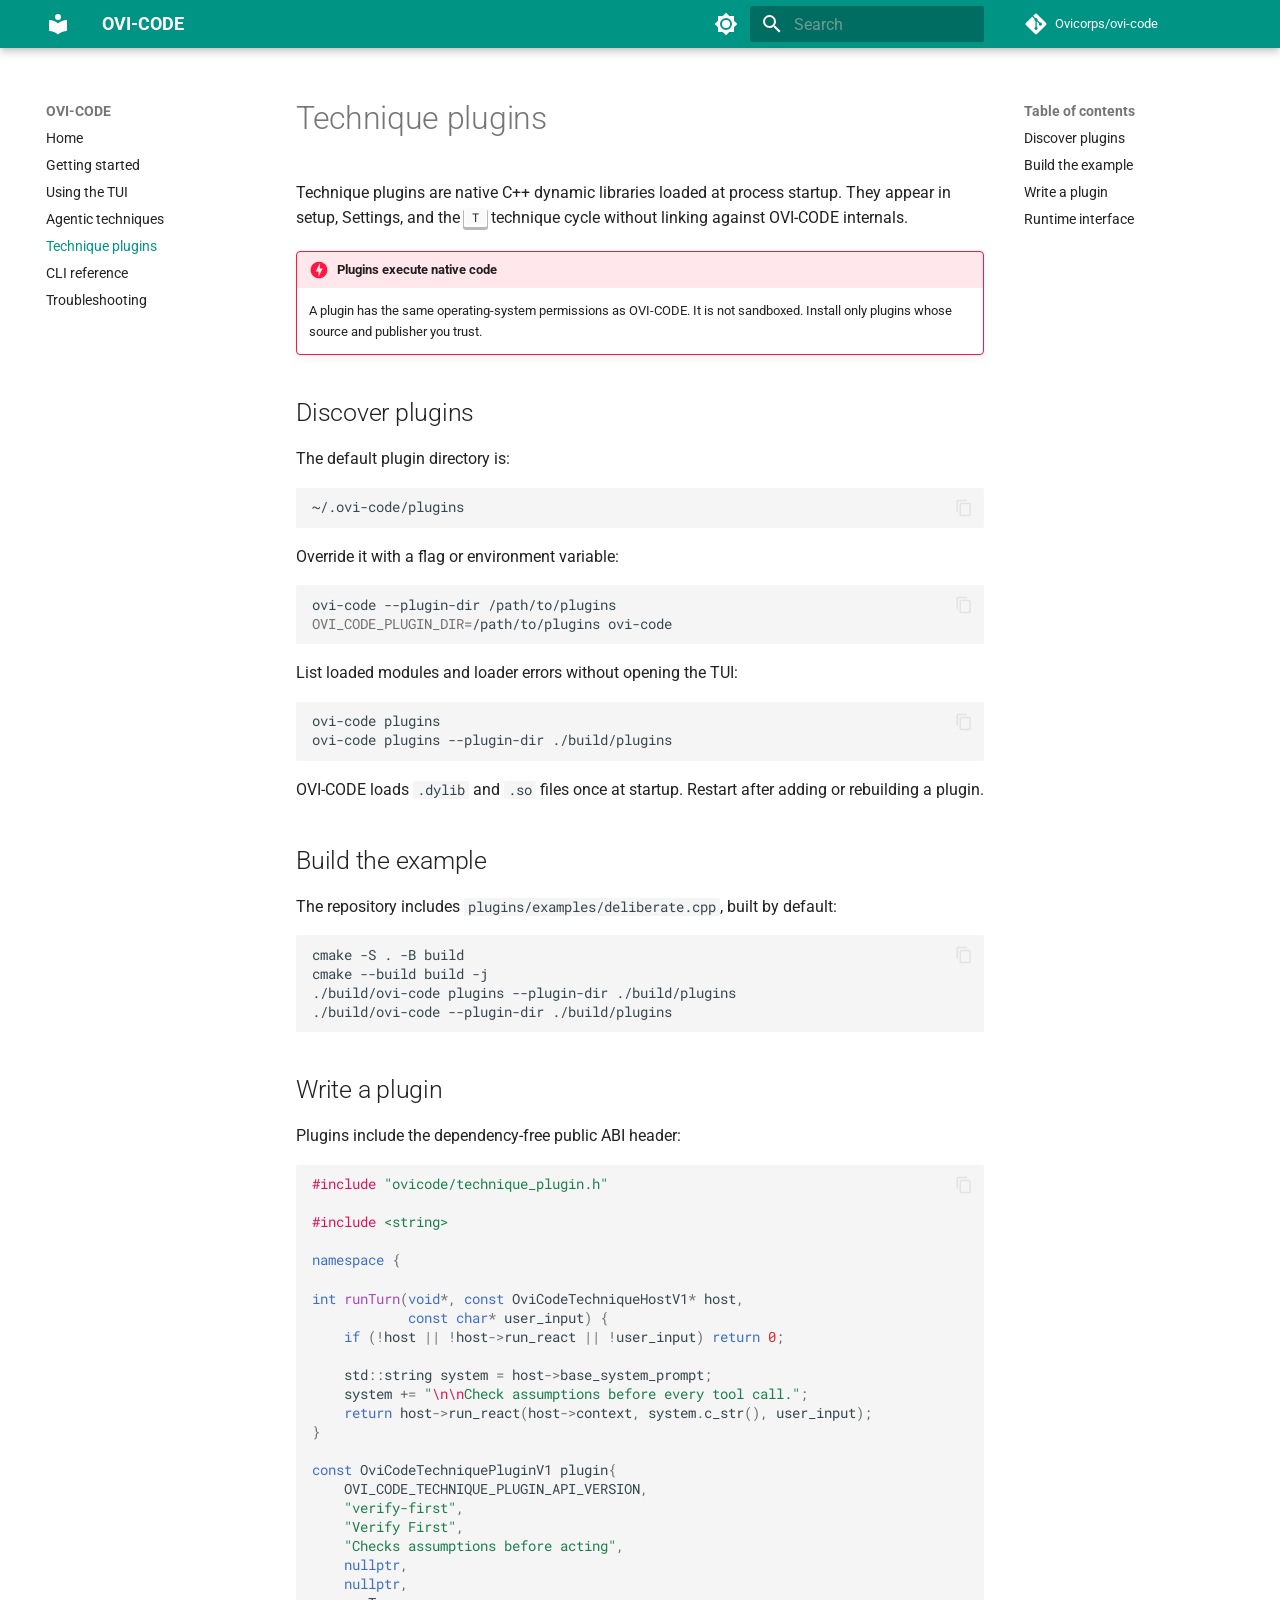
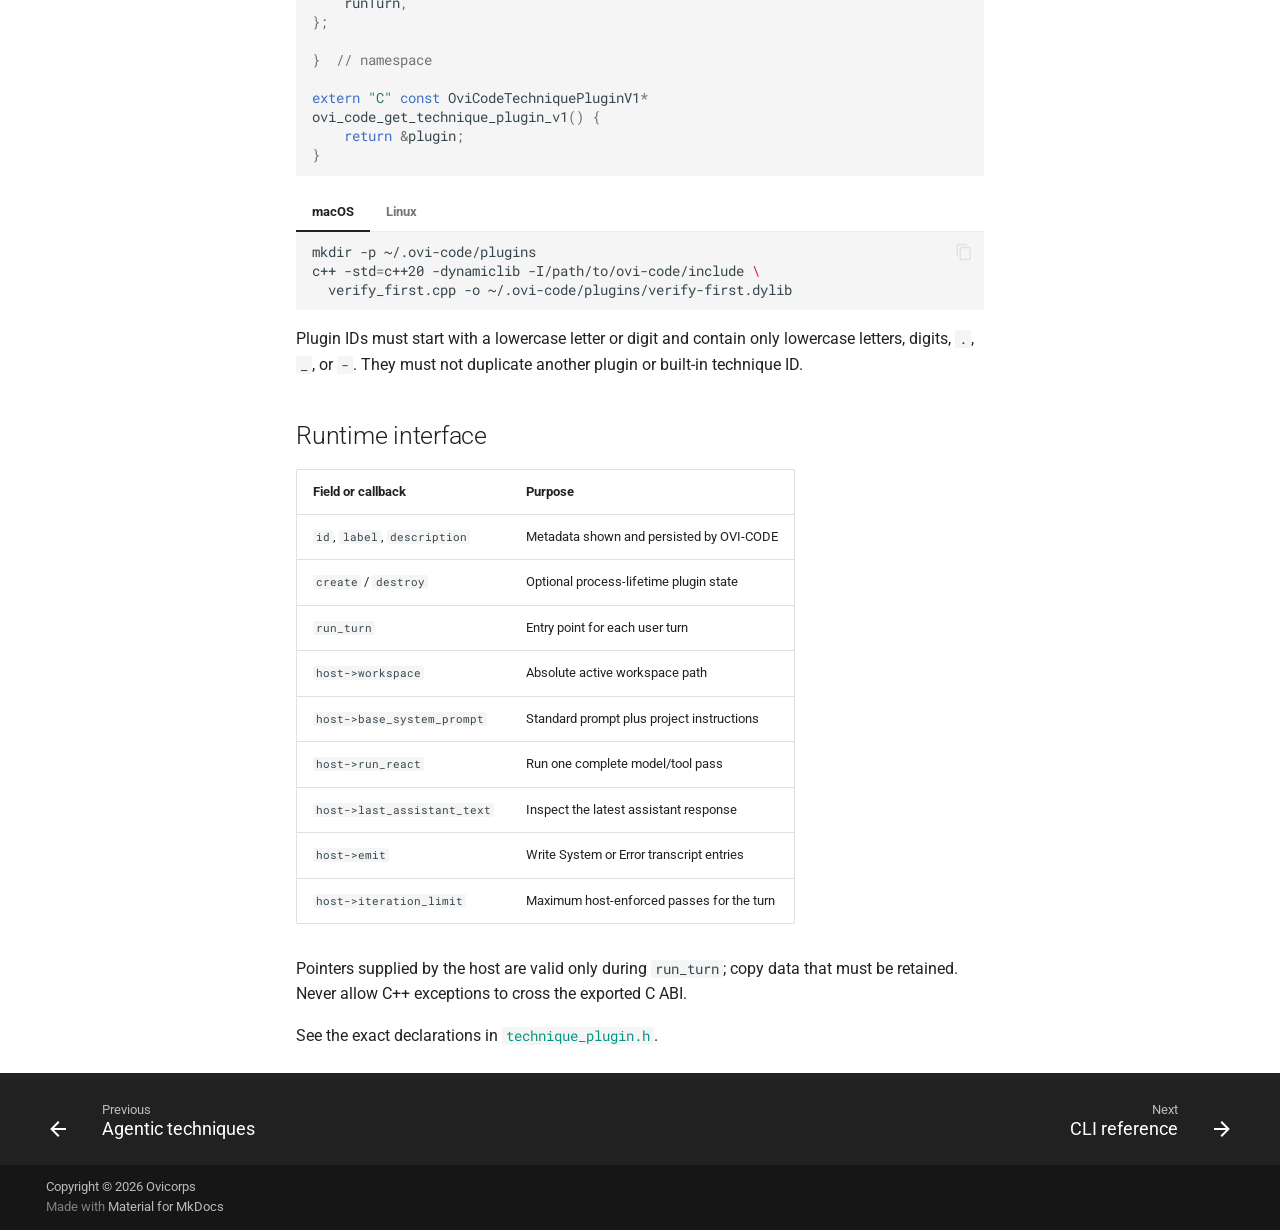
<file: site/plugins/index.html>
<!doctype html>
<html lang="en" class="no-js">
  <head>
    
      <meta charset="utf-8">
      <meta name="viewport" content="width=device-width,initial-scale=1">
      
        <meta name="description" content="Documentation for the OVI-CODE terminal coding agent">
      
      
      
        <link rel="canonical" href="https://ovicorps.github.io/ovi-code/plugins/">
      
      
        <link rel="prev" href="../techniques/">
      
      
        <link rel="next" href="../reference/">
      
      
        
      
      
      <link rel="icon" href="../assets/images/favicon.png">
      <meta name="generator" content="mkdocs-1.6.1, mkdocs-material-9.7.7">
    
    
      
        <title>Technique plugins - OVI-CODE</title>
      
    
    
      <link rel="stylesheet" href="../assets/stylesheets/main.ec1eaa64.min.css">
      
        
        <link rel="stylesheet" href="../assets/stylesheets/palette.ab4e12ef.min.css">
      
      


    
    
      
    
    
      
        
        
        <link rel="preconnect" href="https://fonts.gstatic.com" crossorigin>
        <link rel="stylesheet" href="https://fonts.googleapis.com/css?family=Roboto:300,300i,400,400i,700,700i%7CRoboto+Mono:400,400i,700,700i&display=fallback">
        <style>:root{--md-text-font:"Roboto";--md-code-font:"Roboto Mono"}</style>
      
    
    
    <script>__md_scope=new URL("..",location),__md_hash=e=>[...e].reduce(((e,_)=>(e<<5)-e+_.charCodeAt(0)),0),__md_get=(e,_=localStorage,t=__md_scope)=>JSON.parse(_.getItem(t.pathname+"."+e)),__md_set=(e,_,t=localStorage,a=__md_scope)=>{try{t.setItem(a.pathname+"."+e,JSON.stringify(_))}catch(e){}}</script>
    
      

    
    
  </head>
  
  
    
    
      
    
    
    
    
    <body dir="ltr" data-md-color-scheme="default" data-md-color-primary="teal" data-md-color-accent="cyan">
  
    
    <input class="md-toggle" data-md-toggle="drawer" type="checkbox" id="__drawer" autocomplete="off">
    <input class="md-toggle" data-md-toggle="search" type="checkbox" id="__search" autocomplete="off">
    <label class="md-overlay" for="__drawer"></label>
    <div data-md-component="skip">
      
        
        <a href="#technique-plugins" class="md-skip">
          Skip to content
        </a>
      
    </div>
    <div data-md-component="announce">
      
    </div>
    
    
      

  

<header class="md-header md-header--shadow" data-md-component="header">
  <nav class="md-header__inner md-grid" aria-label="Header">
    <a href=".." title="OVI-CODE" class="md-header__button md-logo" aria-label="OVI-CODE" data-md-component="logo">
      
  
  <svg xmlns="http://www.w3.org/2000/svg" viewBox="0 0 24 24"><path d="M12 8a3 3 0 0 0 3-3 3 3 0 0 0-3-3 3 3 0 0 0-3 3 3 3 0 0 0 3 3m0 3.54C9.64 9.35 6.5 8 3 8v11c3.5 0 6.64 1.35 9 3.54 2.36-2.19 5.5-3.54 9-3.54V8c-3.5 0-6.64 1.35-9 3.54"/></svg>

    </a>
    <label class="md-header__button md-icon" for="__drawer">
      
      <svg xmlns="http://www.w3.org/2000/svg" viewBox="0 0 24 24"><path d="M3 6h18v2H3zm0 5h18v2H3zm0 5h18v2H3z"/></svg>
    </label>
    <div class="md-header__title" data-md-component="header-title">
      <div class="md-header__ellipsis">
        <div class="md-header__topic">
          <span class="md-ellipsis">
            OVI-CODE
          </span>
        </div>
        <div class="md-header__topic" data-md-component="header-topic">
          <span class="md-ellipsis">
            
              Technique plugins
            
          </span>
        </div>
      </div>
    </div>
    
      
        <form class="md-header__option" data-md-component="palette">
  
    
    
    
    <input class="md-option" data-md-color-media="(prefers-color-scheme: light)" data-md-color-scheme="default" data-md-color-primary="teal" data-md-color-accent="cyan"  aria-label="Switch to dark mode"  type="radio" name="__palette" id="__palette_0">
    
      <label class="md-header__button md-icon" title="Switch to dark mode" for="__palette_1" hidden>
        <svg xmlns="http://www.w3.org/2000/svg" viewBox="0 0 24 24"><path d="M12 8a4 4 0 0 0-4 4 4 4 0 0 0 4 4 4 4 0 0 0 4-4 4 4 0 0 0-4-4m0 10a6 6 0 0 1-6-6 6 6 0 0 1 6-6 6 6 0 0 1 6 6 6 6 0 0 1-6 6m8-9.31V4h-4.69L12 .69 8.69 4H4v4.69L.69 12 4 15.31V20h4.69L12 23.31 15.31 20H20v-4.69L23.31 12z"/></svg>
      </label>
    
  
    
    
    
    <input class="md-option" data-md-color-media="(prefers-color-scheme: dark)" data-md-color-scheme="slate" data-md-color-primary="teal" data-md-color-accent="cyan"  aria-label="Switch to light mode"  type="radio" name="__palette" id="__palette_1">
    
      <label class="md-header__button md-icon" title="Switch to light mode" for="__palette_0" hidden>
        <svg xmlns="http://www.w3.org/2000/svg" viewBox="0 0 24 24"><path d="M12 18c-.89 0-1.74-.2-2.5-.55C11.56 16.5 13 14.42 13 12s-1.44-4.5-3.5-5.45C10.26 6.2 11.11 6 12 6a6 6 0 0 1 6 6 6 6 0 0 1-6 6m8-9.31V4h-4.69L12 .69 8.69 4H4v4.69L.69 12 4 15.31V20h4.69L12 23.31 15.31 20H20v-4.69L23.31 12z"/></svg>
      </label>
    
  
</form>
      
    
    
      <script>var palette=__md_get("__palette");if(palette&&palette.color){if("(prefers-color-scheme)"===palette.color.media){var media=matchMedia("(prefers-color-scheme: light)"),input=document.querySelector(media.matches?"[data-md-color-media='(prefers-color-scheme: light)']":"[data-md-color-media='(prefers-color-scheme: dark)']");palette.color.media=input.getAttribute("data-md-color-media"),palette.color.scheme=input.getAttribute("data-md-color-scheme"),palette.color.primary=input.getAttribute("data-md-color-primary"),palette.color.accent=input.getAttribute("data-md-color-accent")}for(var[key,value]of Object.entries(palette.color))document.body.setAttribute("data-md-color-"+key,value)}</script>
    
    
    
      
      
        <label class="md-header__button md-icon" for="__search">
          
          <svg xmlns="http://www.w3.org/2000/svg" viewBox="0 0 24 24"><path d="M9.5 3A6.5 6.5 0 0 1 16 9.5c0 1.61-.59 3.09-1.56 4.23l.27.27h.79l5 5-1.5 1.5-5-5v-.79l-.27-.27A6.52 6.52 0 0 1 9.5 16 6.5 6.5 0 0 1 3 9.5 6.5 6.5 0 0 1 9.5 3m0 2C7 5 5 7 5 9.5S7 14 9.5 14 14 12 14 9.5 12 5 9.5 5"/></svg>
        </label>
        <div class="md-search" data-md-component="search" role="dialog">
  <label class="md-search__overlay" for="__search"></label>
  <div class="md-search__inner" role="search">
    <form class="md-search__form" name="search">
      <input type="text" class="md-search__input" name="query" aria-label="Search" placeholder="Search" autocapitalize="off" autocorrect="off" autocomplete="off" spellcheck="false" data-md-component="search-query" required>
      <label class="md-search__icon md-icon" for="__search">
        
        <svg xmlns="http://www.w3.org/2000/svg" viewBox="0 0 24 24"><path d="M9.5 3A6.5 6.5 0 0 1 16 9.5c0 1.61-.59 3.09-1.56 4.23l.27.27h.79l5 5-1.5 1.5-5-5v-.79l-.27-.27A6.52 6.52 0 0 1 9.5 16 6.5 6.5 0 0 1 3 9.5 6.5 6.5 0 0 1 9.5 3m0 2C7 5 5 7 5 9.5S7 14 9.5 14 14 12 14 9.5 12 5 9.5 5"/></svg>
        
        <svg xmlns="http://www.w3.org/2000/svg" viewBox="0 0 24 24"><path d="M20 11v2H8l5.5 5.5-1.42 1.42L4.16 12l7.92-7.92L13.5 5.5 8 11z"/></svg>
      </label>
      <nav class="md-search__options" aria-label="Search">
        
        <button type="reset" class="md-search__icon md-icon" title="Clear" aria-label="Clear" tabindex="-1">
          
          <svg xmlns="http://www.w3.org/2000/svg" viewBox="0 0 24 24"><path d="M19 6.41 17.59 5 12 10.59 6.41 5 5 6.41 10.59 12 5 17.59 6.41 19 12 13.41 17.59 19 19 17.59 13.41 12z"/></svg>
        </button>
      </nav>
      
        <div class="md-search__suggest" data-md-component="search-suggest"></div>
      
    </form>
    <div class="md-search__output">
      <div class="md-search__scrollwrap" tabindex="0" data-md-scrollfix>
        <div class="md-search-result" data-md-component="search-result">
          <div class="md-search-result__meta">
            Initializing search
          </div>
          <ol class="md-search-result__list" role="presentation"></ol>
        </div>
      </div>
    </div>
  </div>
</div>
      
    
    
      <div class="md-header__source">
        <a href="https://github.com/Ovicorps/ovi-code" title="Go to repository" class="md-source" data-md-component="source">
  <div class="md-source__icon md-icon">
    
    <svg xmlns="http://www.w3.org/2000/svg" viewBox="0 0 448 512"><!--! Font Awesome Free 7.1.0 by @fontawesome - https://fontawesome.com License - https://fontawesome.com/license/free (Icons: CC BY 4.0, Fonts: SIL OFL 1.1, Code: MIT License) Copyright 2025 Fonticons, Inc.--><path d="M439.6 236.1 244 40.5c-5.4-5.5-12.8-8.5-20.4-8.5s-15 3-20.4 8.4L162.5 81l51.5 51.5c27.1-9.1 52.7 16.8 43.4 43.7l49.7 49.7c34.2-11.8 61.2 31 35.5 56.7-26.5 26.5-70.2-2.9-56-37.3L240.3 199v121.9c25.3 12.5 22.3 41.8 9.1 55-6.4 6.4-15.2 10.1-24.3 10.1s-17.8-3.6-24.3-10.1c-17.6-17.6-11.1-46.9 11.2-56v-123c-20.8-8.5-24.6-30.7-18.6-45L142.6 101 8.5 235.1C3 240.6 0 247.9 0 255.5s3 15 8.5 20.4l195.6 195.7c5.4 5.4 12.7 8.4 20.4 8.4s15-3 20.4-8.4l194.7-194.7c5.4-5.4 8.4-12.8 8.4-20.4s-3-15-8.4-20.4"/></svg>
  </div>
  <div class="md-source__repository">
    Ovicorps/ovi-code
  </div>
</a>
      </div>
    
  </nav>
  
</header>
    
    <div class="md-container" data-md-component="container">
      
      
        
          
        
      
      <main class="md-main" data-md-component="main">
        <div class="md-main__inner md-grid">
          
            
              
              <div class="md-sidebar md-sidebar--primary" data-md-component="sidebar" data-md-type="navigation" >
                <div class="md-sidebar__scrollwrap">
                  <div class="md-sidebar__inner">
                    



<nav class="md-nav md-nav--primary" aria-label="Navigation" data-md-level="0">
  <label class="md-nav__title" for="__drawer">
    <a href=".." title="OVI-CODE" class="md-nav__button md-logo" aria-label="OVI-CODE" data-md-component="logo">
      
  
  <svg xmlns="http://www.w3.org/2000/svg" viewBox="0 0 24 24"><path d="M12 8a3 3 0 0 0 3-3 3 3 0 0 0-3-3 3 3 0 0 0-3 3 3 3 0 0 0 3 3m0 3.54C9.64 9.35 6.5 8 3 8v11c3.5 0 6.64 1.35 9 3.54 2.36-2.19 5.5-3.54 9-3.54V8c-3.5 0-6.64 1.35-9 3.54"/></svg>

    </a>
    OVI-CODE
  </label>
  
    <div class="md-nav__source">
      <a href="https://github.com/Ovicorps/ovi-code" title="Go to repository" class="md-source" data-md-component="source">
  <div class="md-source__icon md-icon">
    
    <svg xmlns="http://www.w3.org/2000/svg" viewBox="0 0 448 512"><!--! Font Awesome Free 7.1.0 by @fontawesome - https://fontawesome.com License - https://fontawesome.com/license/free (Icons: CC BY 4.0, Fonts: SIL OFL 1.1, Code: MIT License) Copyright 2025 Fonticons, Inc.--><path d="M439.6 236.1 244 40.5c-5.4-5.5-12.8-8.5-20.4-8.5s-15 3-20.4 8.4L162.5 81l51.5 51.5c27.1-9.1 52.7 16.8 43.4 43.7l49.7 49.7c34.2-11.8 61.2 31 35.5 56.7-26.5 26.5-70.2-2.9-56-37.3L240.3 199v121.9c25.3 12.5 22.3 41.8 9.1 55-6.4 6.4-15.2 10.1-24.3 10.1s-17.8-3.6-24.3-10.1c-17.6-17.6-11.1-46.9 11.2-56v-123c-20.8-8.5-24.6-30.7-18.6-45L142.6 101 8.5 235.1C3 240.6 0 247.9 0 255.5s3 15 8.5 20.4l195.6 195.7c5.4 5.4 12.7 8.4 20.4 8.4s15-3 20.4-8.4l194.7-194.7c5.4-5.4 8.4-12.8 8.4-20.4s-3-15-8.4-20.4"/></svg>
  </div>
  <div class="md-source__repository">
    Ovicorps/ovi-code
  </div>
</a>
    </div>
  
  <ul class="md-nav__list" data-md-scrollfix>
    
      
      
  
  
  
  
    <li class="md-nav__item">
      <a href=".." class="md-nav__link">
        
  
  
  <span class="md-ellipsis">
    
  
    Home
  

    
  </span>
  
  

      </a>
    </li>
  

    
      
      
  
  
  
  
    <li class="md-nav__item">
      <a href="../getting-started/" class="md-nav__link">
        
  
  
  <span class="md-ellipsis">
    
  
    Getting started
  

    
  </span>
  
  

      </a>
    </li>
  

    
      
      
  
  
  
  
    <li class="md-nav__item">
      <a href="../user-guide/" class="md-nav__link">
        
  
  
  <span class="md-ellipsis">
    
  
    Using the TUI
  

    
  </span>
  
  

      </a>
    </li>
  

    
      
      
  
  
  
  
    <li class="md-nav__item">
      <a href="../techniques/" class="md-nav__link">
        
  
  
  <span class="md-ellipsis">
    
  
    Agentic techniques
  

    
  </span>
  
  

      </a>
    </li>
  

    
      
      
  
  
    
  
  
  
    <li class="md-nav__item md-nav__item--active">
      
      <input class="md-nav__toggle md-toggle" type="checkbox" id="__toc">
      
      
        
      
      
        <label class="md-nav__link md-nav__link--active" for="__toc">
          
  
  
  <span class="md-ellipsis">
    
  
    Technique plugins
  

    
  </span>
  
  

          <span class="md-nav__icon md-icon"></span>
        </label>
      
      <a href="./" class="md-nav__link md-nav__link--active">
        
  
  
  <span class="md-ellipsis">
    
  
    Technique plugins
  

    
  </span>
  
  

      </a>
      
        

<nav class="md-nav md-nav--secondary" aria-label="Table of contents">
  
  
  
    
  
  
    <label class="md-nav__title" for="__toc">
      <span class="md-nav__icon md-icon"></span>
      Table of contents
    </label>
    <ul class="md-nav__list" data-md-component="toc" data-md-scrollfix>
      
        <li class="md-nav__item">
  <a href="#discover-plugins" class="md-nav__link">
    <span class="md-ellipsis">
      
        Discover plugins
      
    </span>
  </a>
  
</li>
      
        <li class="md-nav__item">
  <a href="#build-the-example" class="md-nav__link">
    <span class="md-ellipsis">
      
        Build the example
      
    </span>
  </a>
  
</li>
      
        <li class="md-nav__item">
  <a href="#write-a-plugin" class="md-nav__link">
    <span class="md-ellipsis">
      
        Write a plugin
      
    </span>
  </a>
  
</li>
      
        <li class="md-nav__item">
  <a href="#runtime-interface" class="md-nav__link">
    <span class="md-ellipsis">
      
        Runtime interface
      
    </span>
  </a>
  
</li>
      
    </ul>
  
</nav>
      
    </li>
  

    
      
      
  
  
  
  
    <li class="md-nav__item">
      <a href="../reference/" class="md-nav__link">
        
  
  
  <span class="md-ellipsis">
    
  
    CLI reference
  

    
  </span>
  
  

      </a>
    </li>
  

    
      
      
  
  
  
  
    <li class="md-nav__item">
      <a href="../troubleshooting/" class="md-nav__link">
        
  
  
  <span class="md-ellipsis">
    
  
    Troubleshooting
  

    
  </span>
  
  

      </a>
    </li>
  

    
  </ul>
</nav>
                  </div>
                </div>
              </div>
            
            
              
              <div class="md-sidebar md-sidebar--secondary" data-md-component="sidebar" data-md-type="toc" >
                <div class="md-sidebar__scrollwrap">
                  <div class="md-sidebar__inner">
                    

<nav class="md-nav md-nav--secondary" aria-label="Table of contents">
  
  
  
    
  
  
    <label class="md-nav__title" for="__toc">
      <span class="md-nav__icon md-icon"></span>
      Table of contents
    </label>
    <ul class="md-nav__list" data-md-component="toc" data-md-scrollfix>
      
        <li class="md-nav__item">
  <a href="#discover-plugins" class="md-nav__link">
    <span class="md-ellipsis">
      
        Discover plugins
      
    </span>
  </a>
  
</li>
      
        <li class="md-nav__item">
  <a href="#build-the-example" class="md-nav__link">
    <span class="md-ellipsis">
      
        Build the example
      
    </span>
  </a>
  
</li>
      
        <li class="md-nav__item">
  <a href="#write-a-plugin" class="md-nav__link">
    <span class="md-ellipsis">
      
        Write a plugin
      
    </span>
  </a>
  
</li>
      
        <li class="md-nav__item">
  <a href="#runtime-interface" class="md-nav__link">
    <span class="md-ellipsis">
      
        Runtime interface
      
    </span>
  </a>
  
</li>
      
    </ul>
  
</nav>
                  </div>
                </div>
              </div>
            
          
          
            <div class="md-content" data-md-component="content">
              
              <article class="md-content__inner md-typeset">
                
                  


  
  


<h1 id="technique-plugins">Technique plugins<a class="headerlink" href="#technique-plugins" title="Permanent link">&para;</a></h1>
<p>Technique plugins are native C++ dynamic libraries loaded at process startup.
They appear in setup, Settings, and the <span class="keys"><kbd class="key-t">T</kbd></span> technique cycle without linking
against OVI-CODE internals.</p>
<div class="admonition danger">
<p class="admonition-title">Plugins execute native code</p>
<p>A plugin has the same operating-system permissions as OVI-CODE. It is not
sandboxed. Install only plugins whose source and publisher you trust.</p>
</div>
<h2 id="discover-plugins">Discover plugins<a class="headerlink" href="#discover-plugins" title="Permanent link">&para;</a></h2>
<p>The default plugin directory is:</p>
<div class="highlight"><pre><span></span><code><a id="__codelineno-0-1" name="__codelineno-0-1" href="#__codelineno-0-1"></a>~/.ovi-code/plugins
</code></pre></div>
<p>Override it with a flag or environment variable:</p>
<div class="highlight"><pre><span></span><code><a id="__codelineno-1-1" name="__codelineno-1-1" href="#__codelineno-1-1"></a>ovi-code<span class="w"> </span>--plugin-dir<span class="w"> </span>/path/to/plugins
<a id="__codelineno-1-2" name="__codelineno-1-2" href="#__codelineno-1-2"></a><span class="nv">OVI_CODE_PLUGIN_DIR</span><span class="o">=</span>/path/to/plugins<span class="w"> </span>ovi-code
</code></pre></div>
<p>List loaded modules and loader errors without opening the TUI:</p>
<div class="highlight"><pre><span></span><code><a id="__codelineno-2-1" name="__codelineno-2-1" href="#__codelineno-2-1"></a>ovi-code<span class="w"> </span>plugins
<a id="__codelineno-2-2" name="__codelineno-2-2" href="#__codelineno-2-2"></a>ovi-code<span class="w"> </span>plugins<span class="w"> </span>--plugin-dir<span class="w"> </span>./build/plugins
</code></pre></div>
<p>OVI-CODE loads <code>.dylib</code> and <code>.so</code> files once at startup. Restart after adding or
rebuilding a plugin.</p>
<h2 id="build-the-example">Build the example<a class="headerlink" href="#build-the-example" title="Permanent link">&para;</a></h2>
<p>The repository includes <code>plugins/examples/deliberate.cpp</code>, built by default:</p>
<div class="highlight"><pre><span></span><code><a id="__codelineno-3-1" name="__codelineno-3-1" href="#__codelineno-3-1"></a>cmake<span class="w"> </span>-S<span class="w"> </span>.<span class="w"> </span>-B<span class="w"> </span>build
<a id="__codelineno-3-2" name="__codelineno-3-2" href="#__codelineno-3-2"></a>cmake<span class="w"> </span>--build<span class="w"> </span>build<span class="w"> </span>-j
<a id="__codelineno-3-3" name="__codelineno-3-3" href="#__codelineno-3-3"></a>./build/ovi-code<span class="w"> </span>plugins<span class="w"> </span>--plugin-dir<span class="w"> </span>./build/plugins
<a id="__codelineno-3-4" name="__codelineno-3-4" href="#__codelineno-3-4"></a>./build/ovi-code<span class="w"> </span>--plugin-dir<span class="w"> </span>./build/plugins
</code></pre></div>
<h2 id="write-a-plugin">Write a plugin<a class="headerlink" href="#write-a-plugin" title="Permanent link">&para;</a></h2>
<p>Plugins include the dependency-free public ABI header:</p>
<div class="highlight"><pre><span></span><code><a id="__codelineno-4-1" name="__codelineno-4-1" href="#__codelineno-4-1"></a><span class="cp">#include</span><span class="w"> </span><span class="cpf">&quot;ovicode/technique_plugin.h&quot;</span>
<a id="__codelineno-4-2" name="__codelineno-4-2" href="#__codelineno-4-2"></a>
<a id="__codelineno-4-3" name="__codelineno-4-3" href="#__codelineno-4-3"></a><span class="cp">#include</span><span class="w"> </span><span class="cpf">&lt;string&gt;</span>
<a id="__codelineno-4-4" name="__codelineno-4-4" href="#__codelineno-4-4"></a>
<a id="__codelineno-4-5" name="__codelineno-4-5" href="#__codelineno-4-5"></a><span class="k">namespace</span><span class="w"> </span><span class="p">{</span>
<a id="__codelineno-4-6" name="__codelineno-4-6" href="#__codelineno-4-6"></a>
<a id="__codelineno-4-7" name="__codelineno-4-7" href="#__codelineno-4-7"></a><span class="kt">int</span><span class="w"> </span><span class="nf">runTurn</span><span class="p">(</span><span class="kt">void</span><span class="o">*</span><span class="p">,</span><span class="w"> </span><span class="k">const</span><span class="w"> </span><span class="n">OviCodeTechniqueHostV1</span><span class="o">*</span><span class="w"> </span><span class="n">host</span><span class="p">,</span>
<a id="__codelineno-4-8" name="__codelineno-4-8" href="#__codelineno-4-8"></a><span class="w">            </span><span class="k">const</span><span class="w"> </span><span class="kt">char</span><span class="o">*</span><span class="w"> </span><span class="n">user_input</span><span class="p">)</span><span class="w"> </span><span class="p">{</span>
<a id="__codelineno-4-9" name="__codelineno-4-9" href="#__codelineno-4-9"></a><span class="w">    </span><span class="k">if</span><span class="w"> </span><span class="p">(</span><span class="o">!</span><span class="n">host</span><span class="w"> </span><span class="o">||</span><span class="w"> </span><span class="o">!</span><span class="n">host</span><span class="o">-&gt;</span><span class="n">run_react</span><span class="w"> </span><span class="o">||</span><span class="w"> </span><span class="o">!</span><span class="n">user_input</span><span class="p">)</span><span class="w"> </span><span class="k">return</span><span class="w"> </span><span class="mi">0</span><span class="p">;</span>
<a id="__codelineno-4-10" name="__codelineno-4-10" href="#__codelineno-4-10"></a>
<a id="__codelineno-4-11" name="__codelineno-4-11" href="#__codelineno-4-11"></a><span class="w">    </span><span class="n">std</span><span class="o">::</span><span class="n">string</span><span class="w"> </span><span class="n">system</span><span class="w"> </span><span class="o">=</span><span class="w"> </span><span class="n">host</span><span class="o">-&gt;</span><span class="n">base_system_prompt</span><span class="p">;</span>
<a id="__codelineno-4-12" name="__codelineno-4-12" href="#__codelineno-4-12"></a><span class="w">    </span><span class="n">system</span><span class="w"> </span><span class="o">+=</span><span class="w"> </span><span class="s">&quot;</span><span class="se">\n\n</span><span class="s">Check assumptions before every tool call.&quot;</span><span class="p">;</span>
<a id="__codelineno-4-13" name="__codelineno-4-13" href="#__codelineno-4-13"></a><span class="w">    </span><span class="k">return</span><span class="w"> </span><span class="n">host</span><span class="o">-&gt;</span><span class="n">run_react</span><span class="p">(</span><span class="n">host</span><span class="o">-&gt;</span><span class="n">context</span><span class="p">,</span><span class="w"> </span><span class="n">system</span><span class="p">.</span><span class="n">c_str</span><span class="p">(),</span><span class="w"> </span><span class="n">user_input</span><span class="p">);</span>
<a id="__codelineno-4-14" name="__codelineno-4-14" href="#__codelineno-4-14"></a><span class="p">}</span>
<a id="__codelineno-4-15" name="__codelineno-4-15" href="#__codelineno-4-15"></a>
<a id="__codelineno-4-16" name="__codelineno-4-16" href="#__codelineno-4-16"></a><span class="k">const</span><span class="w"> </span><span class="n">OviCodeTechniquePluginV1</span><span class="w"> </span><span class="n">plugin</span><span class="p">{</span>
<a id="__codelineno-4-17" name="__codelineno-4-17" href="#__codelineno-4-17"></a><span class="w">    </span><span class="n">OVI_CODE_TECHNIQUE_PLUGIN_API_VERSION</span><span class="p">,</span>
<a id="__codelineno-4-18" name="__codelineno-4-18" href="#__codelineno-4-18"></a><span class="w">    </span><span class="s">&quot;verify-first&quot;</span><span class="p">,</span>
<a id="__codelineno-4-19" name="__codelineno-4-19" href="#__codelineno-4-19"></a><span class="w">    </span><span class="s">&quot;Verify First&quot;</span><span class="p">,</span>
<a id="__codelineno-4-20" name="__codelineno-4-20" href="#__codelineno-4-20"></a><span class="w">    </span><span class="s">&quot;Checks assumptions before acting&quot;</span><span class="p">,</span>
<a id="__codelineno-4-21" name="__codelineno-4-21" href="#__codelineno-4-21"></a><span class="w">    </span><span class="k">nullptr</span><span class="p">,</span>
<a id="__codelineno-4-22" name="__codelineno-4-22" href="#__codelineno-4-22"></a><span class="w">    </span><span class="k">nullptr</span><span class="p">,</span>
<a id="__codelineno-4-23" name="__codelineno-4-23" href="#__codelineno-4-23"></a><span class="w">    </span><span class="n">runTurn</span><span class="p">,</span>
<a id="__codelineno-4-24" name="__codelineno-4-24" href="#__codelineno-4-24"></a><span class="p">};</span>
<a id="__codelineno-4-25" name="__codelineno-4-25" href="#__codelineno-4-25"></a>
<a id="__codelineno-4-26" name="__codelineno-4-26" href="#__codelineno-4-26"></a><span class="p">}</span><span class="w">  </span><span class="c1">// namespace</span>
<a id="__codelineno-4-27" name="__codelineno-4-27" href="#__codelineno-4-27"></a>
<a id="__codelineno-4-28" name="__codelineno-4-28" href="#__codelineno-4-28"></a><span class="k">extern</span><span class="w"> </span><span class="s">&quot;C&quot;</span><span class="w"> </span><span class="k">const</span><span class="w"> </span><span class="n">OviCodeTechniquePluginV1</span><span class="o">*</span>
<a id="__codelineno-4-29" name="__codelineno-4-29" href="#__codelineno-4-29"></a><span class="n">ovi_code_get_technique_plugin_v1</span><span class="p">()</span><span class="w"> </span><span class="p">{</span>
<a id="__codelineno-4-30" name="__codelineno-4-30" href="#__codelineno-4-30"></a><span class="w">    </span><span class="k">return</span><span class="w"> </span><span class="o">&amp;</span><span class="n">plugin</span><span class="p">;</span>
<a id="__codelineno-4-31" name="__codelineno-4-31" href="#__codelineno-4-31"></a><span class="p">}</span>
</code></pre></div>
<div class="tabbed-set tabbed-alternate" data-tabs="1:2"><input checked="checked" id="__tabbed_1_1" name="__tabbed_1" type="radio" /><input id="__tabbed_1_2" name="__tabbed_1" type="radio" /><div class="tabbed-labels"><label for="__tabbed_1_1">macOS</label><label for="__tabbed_1_2">Linux</label></div>
<div class="tabbed-content">
<div class="tabbed-block">
<div class="highlight"><pre><span></span><code><a id="__codelineno-5-1" name="__codelineno-5-1" href="#__codelineno-5-1"></a>mkdir<span class="w"> </span>-p<span class="w"> </span>~/.ovi-code/plugins
<a id="__codelineno-5-2" name="__codelineno-5-2" href="#__codelineno-5-2"></a>c++<span class="w"> </span>-std<span class="o">=</span>c++20<span class="w"> </span>-dynamiclib<span class="w"> </span>-I/path/to/ovi-code/include<span class="w"> </span><span class="se">\</span>
<a id="__codelineno-5-3" name="__codelineno-5-3" href="#__codelineno-5-3"></a><span class="w">  </span>verify_first.cpp<span class="w"> </span>-o<span class="w"> </span>~/.ovi-code/plugins/verify-first.dylib
</code></pre></div>
</div>
<div class="tabbed-block">
<div class="highlight"><pre><span></span><code><a id="__codelineno-6-1" name="__codelineno-6-1" href="#__codelineno-6-1"></a>mkdir<span class="w"> </span>-p<span class="w"> </span>~/.ovi-code/plugins
<a id="__codelineno-6-2" name="__codelineno-6-2" href="#__codelineno-6-2"></a>c++<span class="w"> </span>-std<span class="o">=</span>c++20<span class="w"> </span>-shared<span class="w"> </span>-fPIC<span class="w"> </span>-I/path/to/ovi-code/include<span class="w"> </span><span class="se">\</span>
<a id="__codelineno-6-3" name="__codelineno-6-3" href="#__codelineno-6-3"></a><span class="w">  </span>verify_first.cpp<span class="w"> </span>-o<span class="w"> </span>~/.ovi-code/plugins/verify-first.so
</code></pre></div>
</div>
</div>
</div>
<p>Plugin IDs must start with a lowercase letter or digit and contain only
lowercase letters, digits, <code>.</code>, <code>_</code>, or <code>-</code>. They must not duplicate another
plugin or built-in technique ID.</p>
<h2 id="runtime-interface">Runtime interface<a class="headerlink" href="#runtime-interface" title="Permanent link">&para;</a></h2>
<table>
<thead>
<tr>
<th>Field or callback</th>
<th>Purpose</th>
</tr>
</thead>
<tbody>
<tr>
<td><code>id</code>, <code>label</code>, <code>description</code></td>
<td>Metadata shown and persisted by OVI-CODE</td>
</tr>
<tr>
<td><code>create</code> / <code>destroy</code></td>
<td>Optional process-lifetime plugin state</td>
</tr>
<tr>
<td><code>run_turn</code></td>
<td>Entry point for each user turn</td>
</tr>
<tr>
<td><code>host-&gt;workspace</code></td>
<td>Absolute active workspace path</td>
</tr>
<tr>
<td><code>host-&gt;base_system_prompt</code></td>
<td>Standard prompt plus project instructions</td>
</tr>
<tr>
<td><code>host-&gt;run_react</code></td>
<td>Run one complete model/tool pass</td>
</tr>
<tr>
<td><code>host-&gt;last_assistant_text</code></td>
<td>Inspect the latest assistant response</td>
</tr>
<tr>
<td><code>host-&gt;emit</code></td>
<td>Write System or Error transcript entries</td>
</tr>
<tr>
<td><code>host-&gt;iteration_limit</code></td>
<td>Maximum host-enforced passes for the turn</td>
</tr>
</tbody>
</table>
<p>Pointers supplied by the host are valid only during <code>run_turn</code>; copy data that
must be retained. Never allow C++ exceptions to cross the exported C ABI.</p>
<p>See the exact declarations in
<a href="https://github.com/Ovicorps/ovi-code/blob/main/include/ovicode/technique_plugin.h"><code>technique_plugin.h</code></a>.</p>












                
              </article>
            </div>
          
          
<script>var target=document.getElementById(location.hash.slice(1));target&&target.name&&(target.checked=target.name.startsWith("__tabbed_"))</script>
        </div>
        
          <button type="button" class="md-top md-icon" data-md-component="top" hidden>
  
  <svg xmlns="http://www.w3.org/2000/svg" viewBox="0 0 24 24"><path d="M13 20h-2V8l-5.5 5.5-1.42-1.42L12 4.16l7.92 7.92-1.42 1.42L13 8z"/></svg>
  Back to top
</button>
        
      </main>
      
        <footer class="md-footer">
  
    
      
      <nav class="md-footer__inner md-grid" aria-label="Footer" >
        
          
          <a href="../techniques/" class="md-footer__link md-footer__link--prev" aria-label="Previous: Agentic techniques">
            <div class="md-footer__button md-icon">
              
              <svg xmlns="http://www.w3.org/2000/svg" viewBox="0 0 24 24"><path d="M20 11v2H8l5.5 5.5-1.42 1.42L4.16 12l7.92-7.92L13.5 5.5 8 11z"/></svg>
            </div>
            <div class="md-footer__title">
              <span class="md-footer__direction">
                Previous
              </span>
              <div class="md-ellipsis">
                Agentic techniques
              </div>
            </div>
          </a>
        
        
          
          <a href="../reference/" class="md-footer__link md-footer__link--next" aria-label="Next: CLI reference">
            <div class="md-footer__title">
              <span class="md-footer__direction">
                Next
              </span>
              <div class="md-ellipsis">
                CLI reference
              </div>
            </div>
            <div class="md-footer__button md-icon">
              
              <svg xmlns="http://www.w3.org/2000/svg" viewBox="0 0 24 24"><path d="M4 11v2h12l-5.5 5.5 1.42 1.42L19.84 12l-7.92-7.92L10.5 5.5 16 11z"/></svg>
            </div>
          </a>
        
      </nav>
    
  
  <div class="md-footer-meta md-typeset">
    <div class="md-footer-meta__inner md-grid">
      <div class="md-copyright">
  
    <div class="md-copyright__highlight">
      Copyright &copy; 2026 Ovicorps
    </div>
  
  
    Made with
    <a href="https://squidfunk.github.io/mkdocs-material/" target="_blank" rel="noopener">
      Material for MkDocs
    </a>
  
</div>
      
    </div>
  </div>
</footer>
      
    </div>
    <div class="md-dialog" data-md-component="dialog">
      <div class="md-dialog__inner md-typeset"></div>
    </div>
    
    
    
      
      
      <script id="__config" type="application/json">{"annotate": null, "base": "..", "features": ["content.code.copy", "navigation.footer", "navigation.instant", "navigation.sections", "navigation.top", "search.highlight", "search.suggest"], "search": "../assets/javascripts/workers/search.2c215733.min.js", "tags": null, "translations": {"clipboard.copied": "Copied to clipboard", "clipboard.copy": "Copy to clipboard", "search.result.more.one": "1 more on this page", "search.result.more.other": "# more on this page", "search.result.none": "No matching documents", "search.result.one": "1 matching document", "search.result.other": "# matching documents", "search.result.placeholder": "Type to start searching", "search.result.term.missing": "Missing", "select.version": "Select version"}, "version": null}</script>
    
    
      <script src="../assets/javascripts/bundle.d7400e89.min.js"></script>
      
    
  </body>
</html>
</file>
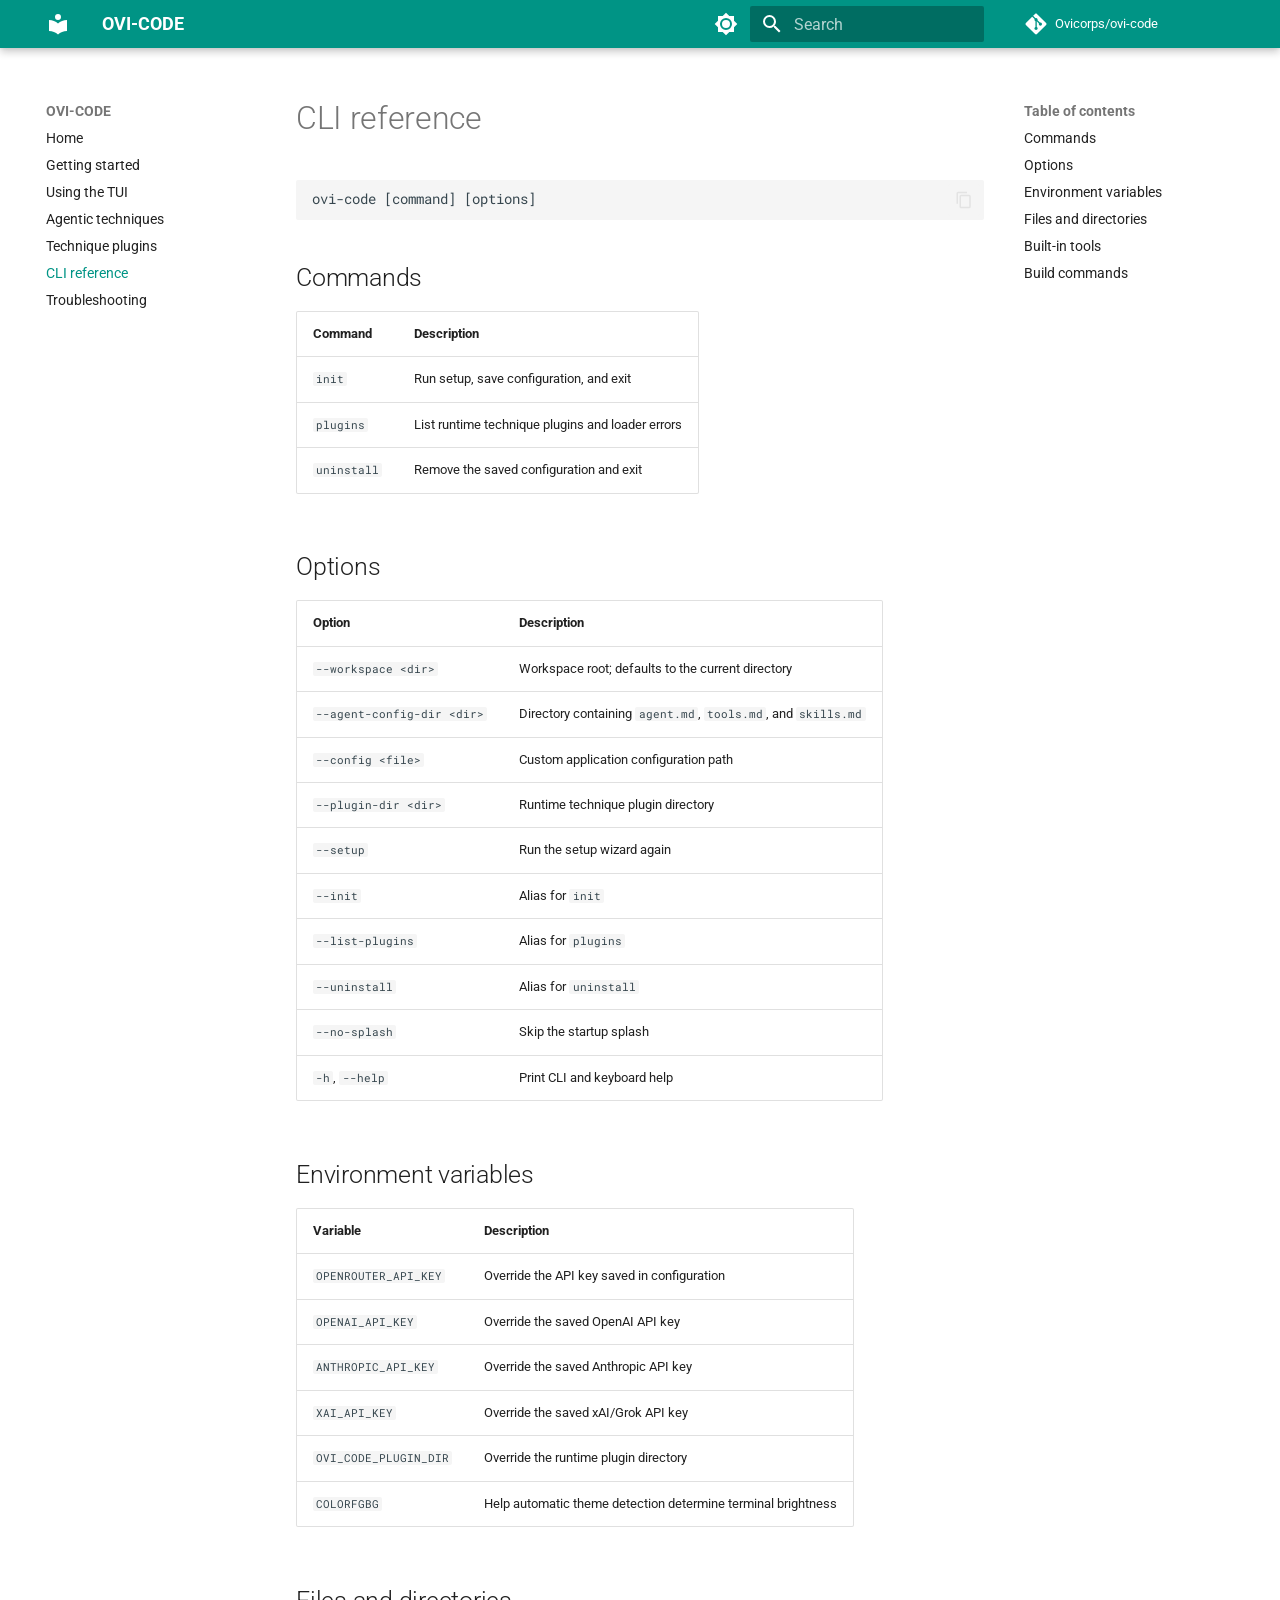
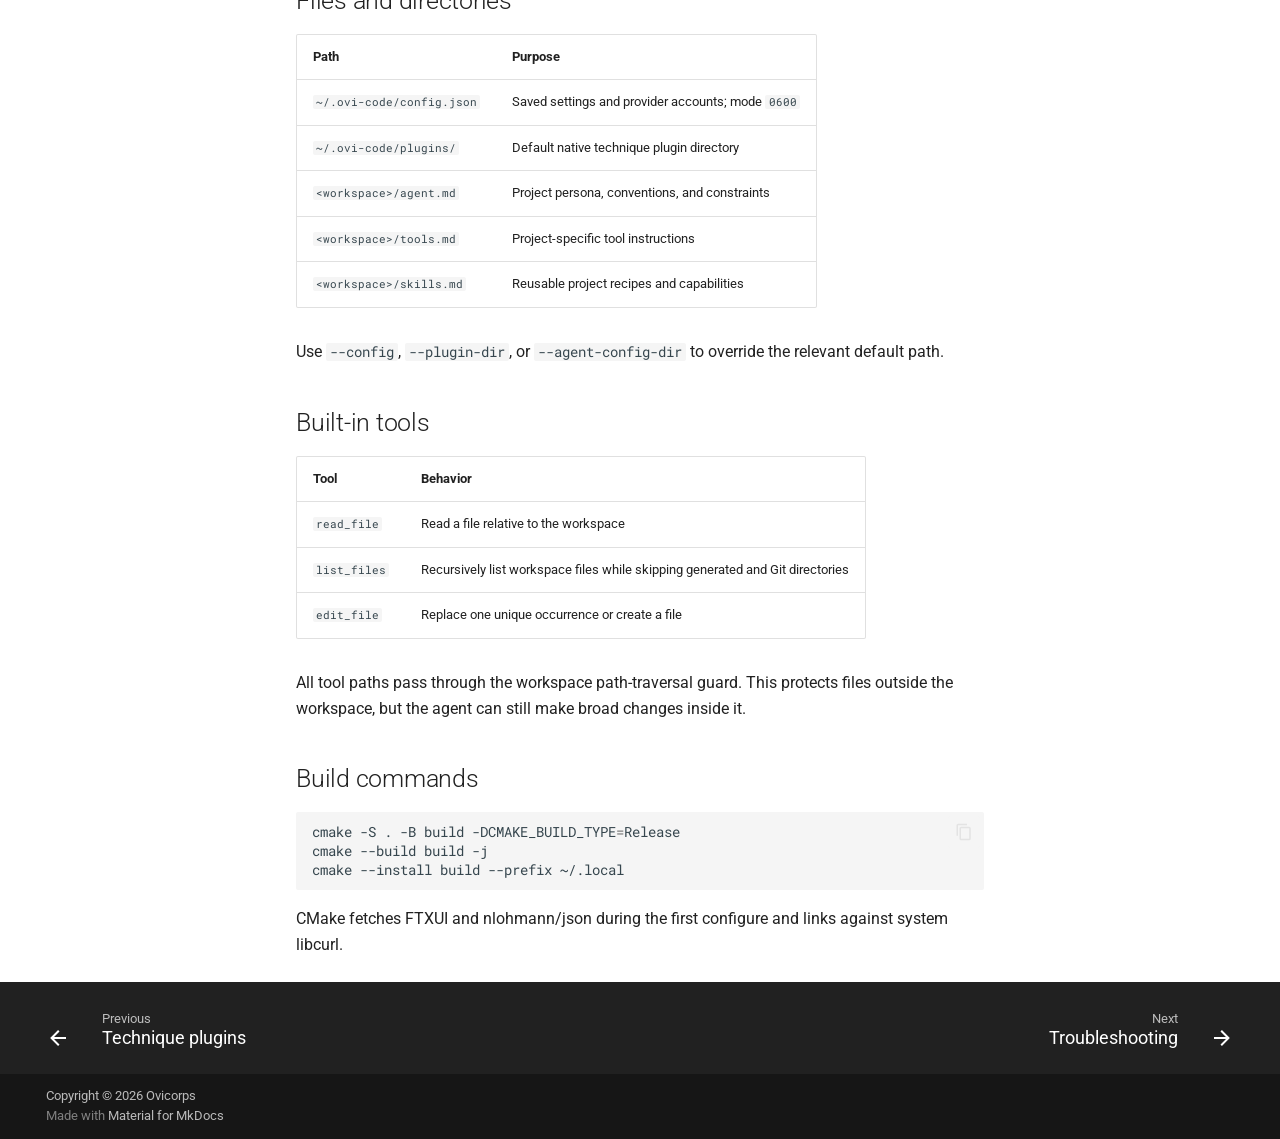
<file: site/reference/index.html>
<!doctype html>
<html lang="en" class="no-js">
  <head>
    
      <meta charset="utf-8">
      <meta name="viewport" content="width=device-width,initial-scale=1">
      
        <meta name="description" content="Documentation for the OVI-CODE terminal coding agent">
      
      
      
        <link rel="canonical" href="https://ovicorps.github.io/ovi-code/reference/">
      
      
        <link rel="prev" href="../plugins/">
      
      
        <link rel="next" href="../troubleshooting/">
      
      
        
      
      
      <link rel="icon" href="../assets/images/favicon.png">
      <meta name="generator" content="mkdocs-1.6.1, mkdocs-material-9.7.7">
    
    
      
        <title>CLI reference - OVI-CODE</title>
      
    
    
      <link rel="stylesheet" href="../assets/stylesheets/main.ec1eaa64.min.css">
      
        
        <link rel="stylesheet" href="../assets/stylesheets/palette.ab4e12ef.min.css">
      
      


    
    
      
    
    
      
        
        
        <link rel="preconnect" href="https://fonts.gstatic.com" crossorigin>
        <link rel="stylesheet" href="https://fonts.googleapis.com/css?family=Roboto:300,300i,400,400i,700,700i%7CRoboto+Mono:400,400i,700,700i&display=fallback">
        <style>:root{--md-text-font:"Roboto";--md-code-font:"Roboto Mono"}</style>
      
    
    
    <script>__md_scope=new URL("..",location),__md_hash=e=>[...e].reduce(((e,_)=>(e<<5)-e+_.charCodeAt(0)),0),__md_get=(e,_=localStorage,t=__md_scope)=>JSON.parse(_.getItem(t.pathname+"."+e)),__md_set=(e,_,t=localStorage,a=__md_scope)=>{try{t.setItem(a.pathname+"."+e,JSON.stringify(_))}catch(e){}}</script>
    
      

    
    
  </head>
  
  
    
    
      
    
    
    
    
    <body dir="ltr" data-md-color-scheme="default" data-md-color-primary="teal" data-md-color-accent="cyan">
  
    
    <input class="md-toggle" data-md-toggle="drawer" type="checkbox" id="__drawer" autocomplete="off">
    <input class="md-toggle" data-md-toggle="search" type="checkbox" id="__search" autocomplete="off">
    <label class="md-overlay" for="__drawer"></label>
    <div data-md-component="skip">
      
        
        <a href="#cli-reference" class="md-skip">
          Skip to content
        </a>
      
    </div>
    <div data-md-component="announce">
      
    </div>
    
    
      

  

<header class="md-header md-header--shadow" data-md-component="header">
  <nav class="md-header__inner md-grid" aria-label="Header">
    <a href=".." title="OVI-CODE" class="md-header__button md-logo" aria-label="OVI-CODE" data-md-component="logo">
      
  
  <svg xmlns="http://www.w3.org/2000/svg" viewBox="0 0 24 24"><path d="M12 8a3 3 0 0 0 3-3 3 3 0 0 0-3-3 3 3 0 0 0-3 3 3 3 0 0 0 3 3m0 3.54C9.64 9.35 6.5 8 3 8v11c3.5 0 6.64 1.35 9 3.54 2.36-2.19 5.5-3.54 9-3.54V8c-3.5 0-6.64 1.35-9 3.54"/></svg>

    </a>
    <label class="md-header__button md-icon" for="__drawer">
      
      <svg xmlns="http://www.w3.org/2000/svg" viewBox="0 0 24 24"><path d="M3 6h18v2H3zm0 5h18v2H3zm0 5h18v2H3z"/></svg>
    </label>
    <div class="md-header__title" data-md-component="header-title">
      <div class="md-header__ellipsis">
        <div class="md-header__topic">
          <span class="md-ellipsis">
            OVI-CODE
          </span>
        </div>
        <div class="md-header__topic" data-md-component="header-topic">
          <span class="md-ellipsis">
            
              CLI reference
            
          </span>
        </div>
      </div>
    </div>
    
      
        <form class="md-header__option" data-md-component="palette">
  
    
    
    
    <input class="md-option" data-md-color-media="(prefers-color-scheme: light)" data-md-color-scheme="default" data-md-color-primary="teal" data-md-color-accent="cyan"  aria-label="Switch to dark mode"  type="radio" name="__palette" id="__palette_0">
    
      <label class="md-header__button md-icon" title="Switch to dark mode" for="__palette_1" hidden>
        <svg xmlns="http://www.w3.org/2000/svg" viewBox="0 0 24 24"><path d="M12 8a4 4 0 0 0-4 4 4 4 0 0 0 4 4 4 4 0 0 0 4-4 4 4 0 0 0-4-4m0 10a6 6 0 0 1-6-6 6 6 0 0 1 6-6 6 6 0 0 1 6 6 6 6 0 0 1-6 6m8-9.31V4h-4.69L12 .69 8.69 4H4v4.69L.69 12 4 15.31V20h4.69L12 23.31 15.31 20H20v-4.69L23.31 12z"/></svg>
      </label>
    
  
    
    
    
    <input class="md-option" data-md-color-media="(prefers-color-scheme: dark)" data-md-color-scheme="slate" data-md-color-primary="teal" data-md-color-accent="cyan"  aria-label="Switch to light mode"  type="radio" name="__palette" id="__palette_1">
    
      <label class="md-header__button md-icon" title="Switch to light mode" for="__palette_0" hidden>
        <svg xmlns="http://www.w3.org/2000/svg" viewBox="0 0 24 24"><path d="M12 18c-.89 0-1.74-.2-2.5-.55C11.56 16.5 13 14.42 13 12s-1.44-4.5-3.5-5.45C10.26 6.2 11.11 6 12 6a6 6 0 0 1 6 6 6 6 0 0 1-6 6m8-9.31V4h-4.69L12 .69 8.69 4H4v4.69L.69 12 4 15.31V20h4.69L12 23.31 15.31 20H20v-4.69L23.31 12z"/></svg>
      </label>
    
  
</form>
      
    
    
      <script>var palette=__md_get("__palette");if(palette&&palette.color){if("(prefers-color-scheme)"===palette.color.media){var media=matchMedia("(prefers-color-scheme: light)"),input=document.querySelector(media.matches?"[data-md-color-media='(prefers-color-scheme: light)']":"[data-md-color-media='(prefers-color-scheme: dark)']");palette.color.media=input.getAttribute("data-md-color-media"),palette.color.scheme=input.getAttribute("data-md-color-scheme"),palette.color.primary=input.getAttribute("data-md-color-primary"),palette.color.accent=input.getAttribute("data-md-color-accent")}for(var[key,value]of Object.entries(palette.color))document.body.setAttribute("data-md-color-"+key,value)}</script>
    
    
    
      
      
        <label class="md-header__button md-icon" for="__search">
          
          <svg xmlns="http://www.w3.org/2000/svg" viewBox="0 0 24 24"><path d="M9.5 3A6.5 6.5 0 0 1 16 9.5c0 1.61-.59 3.09-1.56 4.23l.27.27h.79l5 5-1.5 1.5-5-5v-.79l-.27-.27A6.52 6.52 0 0 1 9.5 16 6.5 6.5 0 0 1 3 9.5 6.5 6.5 0 0 1 9.5 3m0 2C7 5 5 7 5 9.5S7 14 9.5 14 14 12 14 9.5 12 5 9.5 5"/></svg>
        </label>
        <div class="md-search" data-md-component="search" role="dialog">
  <label class="md-search__overlay" for="__search"></label>
  <div class="md-search__inner" role="search">
    <form class="md-search__form" name="search">
      <input type="text" class="md-search__input" name="query" aria-label="Search" placeholder="Search" autocapitalize="off" autocorrect="off" autocomplete="off" spellcheck="false" data-md-component="search-query" required>
      <label class="md-search__icon md-icon" for="__search">
        
        <svg xmlns="http://www.w3.org/2000/svg" viewBox="0 0 24 24"><path d="M9.5 3A6.5 6.5 0 0 1 16 9.5c0 1.61-.59 3.09-1.56 4.23l.27.27h.79l5 5-1.5 1.5-5-5v-.79l-.27-.27A6.52 6.52 0 0 1 9.5 16 6.5 6.5 0 0 1 3 9.5 6.5 6.5 0 0 1 9.5 3m0 2C7 5 5 7 5 9.5S7 14 9.5 14 14 12 14 9.5 12 5 9.5 5"/></svg>
        
        <svg xmlns="http://www.w3.org/2000/svg" viewBox="0 0 24 24"><path d="M20 11v2H8l5.5 5.5-1.42 1.42L4.16 12l7.92-7.92L13.5 5.5 8 11z"/></svg>
      </label>
      <nav class="md-search__options" aria-label="Search">
        
        <button type="reset" class="md-search__icon md-icon" title="Clear" aria-label="Clear" tabindex="-1">
          
          <svg xmlns="http://www.w3.org/2000/svg" viewBox="0 0 24 24"><path d="M19 6.41 17.59 5 12 10.59 6.41 5 5 6.41 10.59 12 5 17.59 6.41 19 12 13.41 17.59 19 19 17.59 13.41 12z"/></svg>
        </button>
      </nav>
      
        <div class="md-search__suggest" data-md-component="search-suggest"></div>
      
    </form>
    <div class="md-search__output">
      <div class="md-search__scrollwrap" tabindex="0" data-md-scrollfix>
        <div class="md-search-result" data-md-component="search-result">
          <div class="md-search-result__meta">
            Initializing search
          </div>
          <ol class="md-search-result__list" role="presentation"></ol>
        </div>
      </div>
    </div>
  </div>
</div>
      
    
    
      <div class="md-header__source">
        <a href="https://github.com/Ovicorps/ovi-code" title="Go to repository" class="md-source" data-md-component="source">
  <div class="md-source__icon md-icon">
    
    <svg xmlns="http://www.w3.org/2000/svg" viewBox="0 0 448 512"><!--! Font Awesome Free 7.1.0 by @fontawesome - https://fontawesome.com License - https://fontawesome.com/license/free (Icons: CC BY 4.0, Fonts: SIL OFL 1.1, Code: MIT License) Copyright 2025 Fonticons, Inc.--><path d="M439.6 236.1 244 40.5c-5.4-5.5-12.8-8.5-20.4-8.5s-15 3-20.4 8.4L162.5 81l51.5 51.5c27.1-9.1 52.7 16.8 43.4 43.7l49.7 49.7c34.2-11.8 61.2 31 35.5 56.7-26.5 26.5-70.2-2.9-56-37.3L240.3 199v121.9c25.3 12.5 22.3 41.8 9.1 55-6.4 6.4-15.2 10.1-24.3 10.1s-17.8-3.6-24.3-10.1c-17.6-17.6-11.1-46.9 11.2-56v-123c-20.8-8.5-24.6-30.7-18.6-45L142.6 101 8.5 235.1C3 240.6 0 247.9 0 255.5s3 15 8.5 20.4l195.6 195.7c5.4 5.4 12.7 8.4 20.4 8.4s15-3 20.4-8.4l194.7-194.7c5.4-5.4 8.4-12.8 8.4-20.4s-3-15-8.4-20.4"/></svg>
  </div>
  <div class="md-source__repository">
    Ovicorps/ovi-code
  </div>
</a>
      </div>
    
  </nav>
  
</header>
    
    <div class="md-container" data-md-component="container">
      
      
        
          
        
      
      <main class="md-main" data-md-component="main">
        <div class="md-main__inner md-grid">
          
            
              
              <div class="md-sidebar md-sidebar--primary" data-md-component="sidebar" data-md-type="navigation" >
                <div class="md-sidebar__scrollwrap">
                  <div class="md-sidebar__inner">
                    



<nav class="md-nav md-nav--primary" aria-label="Navigation" data-md-level="0">
  <label class="md-nav__title" for="__drawer">
    <a href=".." title="OVI-CODE" class="md-nav__button md-logo" aria-label="OVI-CODE" data-md-component="logo">
      
  
  <svg xmlns="http://www.w3.org/2000/svg" viewBox="0 0 24 24"><path d="M12 8a3 3 0 0 0 3-3 3 3 0 0 0-3-3 3 3 0 0 0-3 3 3 3 0 0 0 3 3m0 3.54C9.64 9.35 6.5 8 3 8v11c3.5 0 6.64 1.35 9 3.54 2.36-2.19 5.5-3.54 9-3.54V8c-3.5 0-6.64 1.35-9 3.54"/></svg>

    </a>
    OVI-CODE
  </label>
  
    <div class="md-nav__source">
      <a href="https://github.com/Ovicorps/ovi-code" title="Go to repository" class="md-source" data-md-component="source">
  <div class="md-source__icon md-icon">
    
    <svg xmlns="http://www.w3.org/2000/svg" viewBox="0 0 448 512"><!--! Font Awesome Free 7.1.0 by @fontawesome - https://fontawesome.com License - https://fontawesome.com/license/free (Icons: CC BY 4.0, Fonts: SIL OFL 1.1, Code: MIT License) Copyright 2025 Fonticons, Inc.--><path d="M439.6 236.1 244 40.5c-5.4-5.5-12.8-8.5-20.4-8.5s-15 3-20.4 8.4L162.5 81l51.5 51.5c27.1-9.1 52.7 16.8 43.4 43.7l49.7 49.7c34.2-11.8 61.2 31 35.5 56.7-26.5 26.5-70.2-2.9-56-37.3L240.3 199v121.9c25.3 12.5 22.3 41.8 9.1 55-6.4 6.4-15.2 10.1-24.3 10.1s-17.8-3.6-24.3-10.1c-17.6-17.6-11.1-46.9 11.2-56v-123c-20.8-8.5-24.6-30.7-18.6-45L142.6 101 8.5 235.1C3 240.6 0 247.9 0 255.5s3 15 8.5 20.4l195.6 195.7c5.4 5.4 12.7 8.4 20.4 8.4s15-3 20.4-8.4l194.7-194.7c5.4-5.4 8.4-12.8 8.4-20.4s-3-15-8.4-20.4"/></svg>
  </div>
  <div class="md-source__repository">
    Ovicorps/ovi-code
  </div>
</a>
    </div>
  
  <ul class="md-nav__list" data-md-scrollfix>
    
      
      
  
  
  
  
    <li class="md-nav__item">
      <a href=".." class="md-nav__link">
        
  
  
  <span class="md-ellipsis">
    
  
    Home
  

    
  </span>
  
  

      </a>
    </li>
  

    
      
      
  
  
  
  
    <li class="md-nav__item">
      <a href="../getting-started/" class="md-nav__link">
        
  
  
  <span class="md-ellipsis">
    
  
    Getting started
  

    
  </span>
  
  

      </a>
    </li>
  

    
      
      
  
  
  
  
    <li class="md-nav__item">
      <a href="../user-guide/" class="md-nav__link">
        
  
  
  <span class="md-ellipsis">
    
  
    Using the TUI
  

    
  </span>
  
  

      </a>
    </li>
  

    
      
      
  
  
  
  
    <li class="md-nav__item">
      <a href="../techniques/" class="md-nav__link">
        
  
  
  <span class="md-ellipsis">
    
  
    Agentic techniques
  

    
  </span>
  
  

      </a>
    </li>
  

    
      
      
  
  
  
  
    <li class="md-nav__item">
      <a href="../plugins/" class="md-nav__link">
        
  
  
  <span class="md-ellipsis">
    
  
    Technique plugins
  

    
  </span>
  
  

      </a>
    </li>
  

    
      
      
  
  
    
  
  
  
    <li class="md-nav__item md-nav__item--active">
      
      <input class="md-nav__toggle md-toggle" type="checkbox" id="__toc">
      
      
        
      
      
        <label class="md-nav__link md-nav__link--active" for="__toc">
          
  
  
  <span class="md-ellipsis">
    
  
    CLI reference
  

    
  </span>
  
  

          <span class="md-nav__icon md-icon"></span>
        </label>
      
      <a href="./" class="md-nav__link md-nav__link--active">
        
  
  
  <span class="md-ellipsis">
    
  
    CLI reference
  

    
  </span>
  
  

      </a>
      
        

<nav class="md-nav md-nav--secondary" aria-label="Table of contents">
  
  
  
    
  
  
    <label class="md-nav__title" for="__toc">
      <span class="md-nav__icon md-icon"></span>
      Table of contents
    </label>
    <ul class="md-nav__list" data-md-component="toc" data-md-scrollfix>
      
        <li class="md-nav__item">
  <a href="#commands" class="md-nav__link">
    <span class="md-ellipsis">
      
        Commands
      
    </span>
  </a>
  
</li>
      
        <li class="md-nav__item">
  <a href="#options" class="md-nav__link">
    <span class="md-ellipsis">
      
        Options
      
    </span>
  </a>
  
</li>
      
        <li class="md-nav__item">
  <a href="#environment-variables" class="md-nav__link">
    <span class="md-ellipsis">
      
        Environment variables
      
    </span>
  </a>
  
</li>
      
        <li class="md-nav__item">
  <a href="#files-and-directories" class="md-nav__link">
    <span class="md-ellipsis">
      
        Files and directories
      
    </span>
  </a>
  
</li>
      
        <li class="md-nav__item">
  <a href="#built-in-tools" class="md-nav__link">
    <span class="md-ellipsis">
      
        Built-in tools
      
    </span>
  </a>
  
</li>
      
        <li class="md-nav__item">
  <a href="#build-commands" class="md-nav__link">
    <span class="md-ellipsis">
      
        Build commands
      
    </span>
  </a>
  
</li>
      
    </ul>
  
</nav>
      
    </li>
  

    
      
      
  
  
  
  
    <li class="md-nav__item">
      <a href="../troubleshooting/" class="md-nav__link">
        
  
  
  <span class="md-ellipsis">
    
  
    Troubleshooting
  

    
  </span>
  
  

      </a>
    </li>
  

    
  </ul>
</nav>
                  </div>
                </div>
              </div>
            
            
              
              <div class="md-sidebar md-sidebar--secondary" data-md-component="sidebar" data-md-type="toc" >
                <div class="md-sidebar__scrollwrap">
                  <div class="md-sidebar__inner">
                    

<nav class="md-nav md-nav--secondary" aria-label="Table of contents">
  
  
  
    
  
  
    <label class="md-nav__title" for="__toc">
      <span class="md-nav__icon md-icon"></span>
      Table of contents
    </label>
    <ul class="md-nav__list" data-md-component="toc" data-md-scrollfix>
      
        <li class="md-nav__item">
  <a href="#commands" class="md-nav__link">
    <span class="md-ellipsis">
      
        Commands
      
    </span>
  </a>
  
</li>
      
        <li class="md-nav__item">
  <a href="#options" class="md-nav__link">
    <span class="md-ellipsis">
      
        Options
      
    </span>
  </a>
  
</li>
      
        <li class="md-nav__item">
  <a href="#environment-variables" class="md-nav__link">
    <span class="md-ellipsis">
      
        Environment variables
      
    </span>
  </a>
  
</li>
      
        <li class="md-nav__item">
  <a href="#files-and-directories" class="md-nav__link">
    <span class="md-ellipsis">
      
        Files and directories
      
    </span>
  </a>
  
</li>
      
        <li class="md-nav__item">
  <a href="#built-in-tools" class="md-nav__link">
    <span class="md-ellipsis">
      
        Built-in tools
      
    </span>
  </a>
  
</li>
      
        <li class="md-nav__item">
  <a href="#build-commands" class="md-nav__link">
    <span class="md-ellipsis">
      
        Build commands
      
    </span>
  </a>
  
</li>
      
    </ul>
  
</nav>
                  </div>
                </div>
              </div>
            
          
          
            <div class="md-content" data-md-component="content">
              
              <article class="md-content__inner md-typeset">
                
                  


  
  


<h1 id="cli-reference">CLI reference<a class="headerlink" href="#cli-reference" title="Permanent link">&para;</a></h1>
<div class="highlight"><pre><span></span><code><a id="__codelineno-0-1" name="__codelineno-0-1" href="#__codelineno-0-1"></a>ovi-code [command] [options]
</code></pre></div>
<h2 id="commands">Commands<a class="headerlink" href="#commands" title="Permanent link">&para;</a></h2>
<table>
<thead>
<tr>
<th>Command</th>
<th>Description</th>
</tr>
</thead>
<tbody>
<tr>
<td><code>init</code></td>
<td>Run setup, save configuration, and exit</td>
</tr>
<tr>
<td><code>plugins</code></td>
<td>List runtime technique plugins and loader errors</td>
</tr>
<tr>
<td><code>uninstall</code></td>
<td>Remove the saved configuration and exit</td>
</tr>
</tbody>
</table>
<h2 id="options">Options<a class="headerlink" href="#options" title="Permanent link">&para;</a></h2>
<table>
<thead>
<tr>
<th>Option</th>
<th>Description</th>
</tr>
</thead>
<tbody>
<tr>
<td><code>--workspace &lt;dir&gt;</code></td>
<td>Workspace root; defaults to the current directory</td>
</tr>
<tr>
<td><code>--agent-config-dir &lt;dir&gt;</code></td>
<td>Directory containing <code>agent.md</code>, <code>tools.md</code>, and <code>skills.md</code></td>
</tr>
<tr>
<td><code>--config &lt;file&gt;</code></td>
<td>Custom application configuration path</td>
</tr>
<tr>
<td><code>--plugin-dir &lt;dir&gt;</code></td>
<td>Runtime technique plugin directory</td>
</tr>
<tr>
<td><code>--setup</code></td>
<td>Run the setup wizard again</td>
</tr>
<tr>
<td><code>--init</code></td>
<td>Alias for <code>init</code></td>
</tr>
<tr>
<td><code>--list-plugins</code></td>
<td>Alias for <code>plugins</code></td>
</tr>
<tr>
<td><code>--uninstall</code></td>
<td>Alias for <code>uninstall</code></td>
</tr>
<tr>
<td><code>--no-splash</code></td>
<td>Skip the startup splash</td>
</tr>
<tr>
<td><code>-h</code>, <code>--help</code></td>
<td>Print CLI and keyboard help</td>
</tr>
</tbody>
</table>
<h2 id="environment-variables">Environment variables<a class="headerlink" href="#environment-variables" title="Permanent link">&para;</a></h2>
<table>
<thead>
<tr>
<th>Variable</th>
<th>Description</th>
</tr>
</thead>
<tbody>
<tr>
<td><code>OPENROUTER_API_KEY</code></td>
<td>Override the API key saved in configuration</td>
</tr>
<tr>
<td><code>OPENAI_API_KEY</code></td>
<td>Override the saved OpenAI API key</td>
</tr>
<tr>
<td><code>ANTHROPIC_API_KEY</code></td>
<td>Override the saved Anthropic API key</td>
</tr>
<tr>
<td><code>XAI_API_KEY</code></td>
<td>Override the saved xAI/Grok API key</td>
</tr>
<tr>
<td><code>OVI_CODE_PLUGIN_DIR</code></td>
<td>Override the runtime plugin directory</td>
</tr>
<tr>
<td><code>COLORFGBG</code></td>
<td>Help automatic theme detection determine terminal brightness</td>
</tr>
</tbody>
</table>
<h2 id="files-and-directories">Files and directories<a class="headerlink" href="#files-and-directories" title="Permanent link">&para;</a></h2>
<table>
<thead>
<tr>
<th>Path</th>
<th>Purpose</th>
</tr>
</thead>
<tbody>
<tr>
<td><code>~/.ovi-code/config.json</code></td>
<td>Saved settings and provider accounts; mode <code>0600</code></td>
</tr>
<tr>
<td><code>~/.ovi-code/plugins/</code></td>
<td>Default native technique plugin directory</td>
</tr>
<tr>
<td><code>&lt;workspace&gt;/agent.md</code></td>
<td>Project persona, conventions, and constraints</td>
</tr>
<tr>
<td><code>&lt;workspace&gt;/tools.md</code></td>
<td>Project-specific tool instructions</td>
</tr>
<tr>
<td><code>&lt;workspace&gt;/skills.md</code></td>
<td>Reusable project recipes and capabilities</td>
</tr>
</tbody>
</table>
<p>Use <code>--config</code>, <code>--plugin-dir</code>, or <code>--agent-config-dir</code> to override the relevant
default path.</p>
<h2 id="built-in-tools">Built-in tools<a class="headerlink" href="#built-in-tools" title="Permanent link">&para;</a></h2>
<table>
<thead>
<tr>
<th>Tool</th>
<th>Behavior</th>
</tr>
</thead>
<tbody>
<tr>
<td><code>read_file</code></td>
<td>Read a file relative to the workspace</td>
</tr>
<tr>
<td><code>list_files</code></td>
<td>Recursively list workspace files while skipping generated and Git directories</td>
</tr>
<tr>
<td><code>edit_file</code></td>
<td>Replace one unique occurrence or create a file</td>
</tr>
</tbody>
</table>
<p>All tool paths pass through the workspace path-traversal guard. This protects
files outside the workspace, but the agent can still make broad changes inside
it.</p>
<h2 id="build-commands">Build commands<a class="headerlink" href="#build-commands" title="Permanent link">&para;</a></h2>
<div class="highlight"><pre><span></span><code><a id="__codelineno-1-1" name="__codelineno-1-1" href="#__codelineno-1-1"></a>cmake<span class="w"> </span>-S<span class="w"> </span>.<span class="w"> </span>-B<span class="w"> </span>build<span class="w"> </span>-DCMAKE_BUILD_TYPE<span class="o">=</span>Release
<a id="__codelineno-1-2" name="__codelineno-1-2" href="#__codelineno-1-2"></a>cmake<span class="w"> </span>--build<span class="w"> </span>build<span class="w"> </span>-j
<a id="__codelineno-1-3" name="__codelineno-1-3" href="#__codelineno-1-3"></a>cmake<span class="w"> </span>--install<span class="w"> </span>build<span class="w"> </span>--prefix<span class="w"> </span>~/.local
</code></pre></div>
<p>CMake fetches FTXUI and nlohmann/json during the first configure and links
against system libcurl.</p>












                
              </article>
            </div>
          
          
<script>var target=document.getElementById(location.hash.slice(1));target&&target.name&&(target.checked=target.name.startsWith("__tabbed_"))</script>
        </div>
        
          <button type="button" class="md-top md-icon" data-md-component="top" hidden>
  
  <svg xmlns="http://www.w3.org/2000/svg" viewBox="0 0 24 24"><path d="M13 20h-2V8l-5.5 5.5-1.42-1.42L12 4.16l7.92 7.92-1.42 1.42L13 8z"/></svg>
  Back to top
</button>
        
      </main>
      
        <footer class="md-footer">
  
    
      
      <nav class="md-footer__inner md-grid" aria-label="Footer" >
        
          
          <a href="../plugins/" class="md-footer__link md-footer__link--prev" aria-label="Previous: Technique plugins">
            <div class="md-footer__button md-icon">
              
              <svg xmlns="http://www.w3.org/2000/svg" viewBox="0 0 24 24"><path d="M20 11v2H8l5.5 5.5-1.42 1.42L4.16 12l7.92-7.92L13.5 5.5 8 11z"/></svg>
            </div>
            <div class="md-footer__title">
              <span class="md-footer__direction">
                Previous
              </span>
              <div class="md-ellipsis">
                Technique plugins
              </div>
            </div>
          </a>
        
        
          
          <a href="../troubleshooting/" class="md-footer__link md-footer__link--next" aria-label="Next: Troubleshooting">
            <div class="md-footer__title">
              <span class="md-footer__direction">
                Next
              </span>
              <div class="md-ellipsis">
                Troubleshooting
              </div>
            </div>
            <div class="md-footer__button md-icon">
              
              <svg xmlns="http://www.w3.org/2000/svg" viewBox="0 0 24 24"><path d="M4 11v2h12l-5.5 5.5 1.42 1.42L19.84 12l-7.92-7.92L10.5 5.5 16 11z"/></svg>
            </div>
          </a>
        
      </nav>
    
  
  <div class="md-footer-meta md-typeset">
    <div class="md-footer-meta__inner md-grid">
      <div class="md-copyright">
  
    <div class="md-copyright__highlight">
      Copyright &copy; 2026 Ovicorps
    </div>
  
  
    Made with
    <a href="https://squidfunk.github.io/mkdocs-material/" target="_blank" rel="noopener">
      Material for MkDocs
    </a>
  
</div>
      
    </div>
  </div>
</footer>
      
    </div>
    <div class="md-dialog" data-md-component="dialog">
      <div class="md-dialog__inner md-typeset"></div>
    </div>
    
    
    
      
      
      <script id="__config" type="application/json">{"annotate": null, "base": "..", "features": ["content.code.copy", "navigation.footer", "navigation.instant", "navigation.sections", "navigation.top", "search.highlight", "search.suggest"], "search": "../assets/javascripts/workers/search.2c215733.min.js", "tags": null, "translations": {"clipboard.copied": "Copied to clipboard", "clipboard.copy": "Copy to clipboard", "search.result.more.one": "1 more on this page", "search.result.more.other": "# more on this page", "search.result.none": "No matching documents", "search.result.one": "1 matching document", "search.result.other": "# matching documents", "search.result.placeholder": "Type to start searching", "search.result.term.missing": "Missing", "select.version": "Select version"}, "version": null}</script>
    
    
      <script src="../assets/javascripts/bundle.d7400e89.min.js"></script>
      
    
  </body>
</html>
</file>
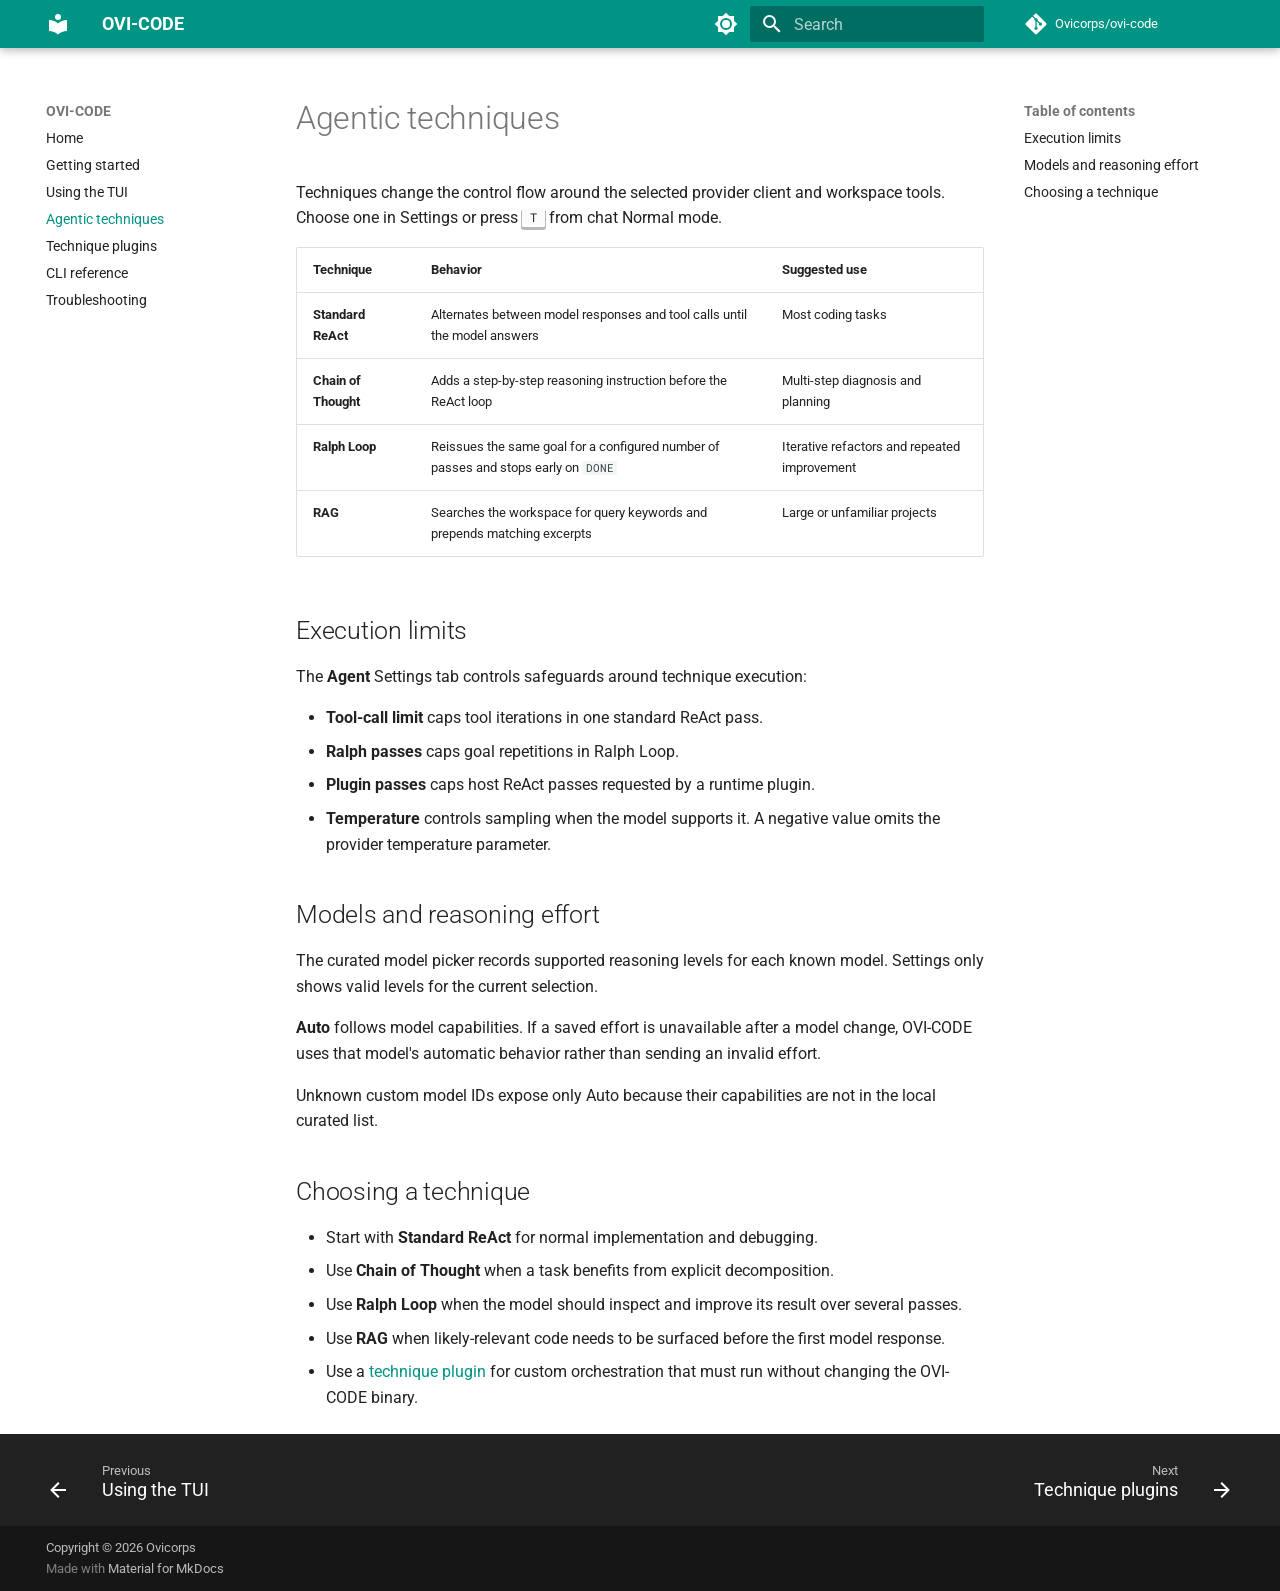
<file: site/techniques/index.html>
<!doctype html>
<html lang="en" class="no-js">
  <head>
    
      <meta charset="utf-8">
      <meta name="viewport" content="width=device-width,initial-scale=1">
      
        <meta name="description" content="Documentation for the OVI-CODE terminal coding agent">
      
      
      
        <link rel="canonical" href="https://ovicorps.github.io/ovi-code/techniques/">
      
      
        <link rel="prev" href="../user-guide/">
      
      
        <link rel="next" href="../plugins/">
      
      
        
      
      
      <link rel="icon" href="../assets/images/favicon.png">
      <meta name="generator" content="mkdocs-1.6.1, mkdocs-material-9.7.7">
    
    
      
        <title>Agentic techniques - OVI-CODE</title>
      
    
    
      <link rel="stylesheet" href="../assets/stylesheets/main.ec1eaa64.min.css">
      
        
        <link rel="stylesheet" href="../assets/stylesheets/palette.ab4e12ef.min.css">
      
      


    
    
      
    
    
      
        
        
        <link rel="preconnect" href="https://fonts.gstatic.com" crossorigin>
        <link rel="stylesheet" href="https://fonts.googleapis.com/css?family=Roboto:300,300i,400,400i,700,700i%7CRoboto+Mono:400,400i,700,700i&display=fallback">
        <style>:root{--md-text-font:"Roboto";--md-code-font:"Roboto Mono"}</style>
      
    
    
    <script>__md_scope=new URL("..",location),__md_hash=e=>[...e].reduce(((e,_)=>(e<<5)-e+_.charCodeAt(0)),0),__md_get=(e,_=localStorage,t=__md_scope)=>JSON.parse(_.getItem(t.pathname+"."+e)),__md_set=(e,_,t=localStorage,a=__md_scope)=>{try{t.setItem(a.pathname+"."+e,JSON.stringify(_))}catch(e){}}</script>
    
      

    
    
  </head>
  
  
    
    
      
    
    
    
    
    <body dir="ltr" data-md-color-scheme="default" data-md-color-primary="teal" data-md-color-accent="cyan">
  
    
    <input class="md-toggle" data-md-toggle="drawer" type="checkbox" id="__drawer" autocomplete="off">
    <input class="md-toggle" data-md-toggle="search" type="checkbox" id="__search" autocomplete="off">
    <label class="md-overlay" for="__drawer"></label>
    <div data-md-component="skip">
      
        
        <a href="#agentic-techniques" class="md-skip">
          Skip to content
        </a>
      
    </div>
    <div data-md-component="announce">
      
    </div>
    
    
      

  

<header class="md-header md-header--shadow" data-md-component="header">
  <nav class="md-header__inner md-grid" aria-label="Header">
    <a href=".." title="OVI-CODE" class="md-header__button md-logo" aria-label="OVI-CODE" data-md-component="logo">
      
  
  <svg xmlns="http://www.w3.org/2000/svg" viewBox="0 0 24 24"><path d="M12 8a3 3 0 0 0 3-3 3 3 0 0 0-3-3 3 3 0 0 0-3 3 3 3 0 0 0 3 3m0 3.54C9.64 9.35 6.5 8 3 8v11c3.5 0 6.64 1.35 9 3.54 2.36-2.19 5.5-3.54 9-3.54V8c-3.5 0-6.64 1.35-9 3.54"/></svg>

    </a>
    <label class="md-header__button md-icon" for="__drawer">
      
      <svg xmlns="http://www.w3.org/2000/svg" viewBox="0 0 24 24"><path d="M3 6h18v2H3zm0 5h18v2H3zm0 5h18v2H3z"/></svg>
    </label>
    <div class="md-header__title" data-md-component="header-title">
      <div class="md-header__ellipsis">
        <div class="md-header__topic">
          <span class="md-ellipsis">
            OVI-CODE
          </span>
        </div>
        <div class="md-header__topic" data-md-component="header-topic">
          <span class="md-ellipsis">
            
              Agentic techniques
            
          </span>
        </div>
      </div>
    </div>
    
      
        <form class="md-header__option" data-md-component="palette">
  
    
    
    
    <input class="md-option" data-md-color-media="(prefers-color-scheme: light)" data-md-color-scheme="default" data-md-color-primary="teal" data-md-color-accent="cyan"  aria-label="Switch to dark mode"  type="radio" name="__palette" id="__palette_0">
    
      <label class="md-header__button md-icon" title="Switch to dark mode" for="__palette_1" hidden>
        <svg xmlns="http://www.w3.org/2000/svg" viewBox="0 0 24 24"><path d="M12 8a4 4 0 0 0-4 4 4 4 0 0 0 4 4 4 4 0 0 0 4-4 4 4 0 0 0-4-4m0 10a6 6 0 0 1-6-6 6 6 0 0 1 6-6 6 6 0 0 1 6 6 6 6 0 0 1-6 6m8-9.31V4h-4.69L12 .69 8.69 4H4v4.69L.69 12 4 15.31V20h4.69L12 23.31 15.31 20H20v-4.69L23.31 12z"/></svg>
      </label>
    
  
    
    
    
    <input class="md-option" data-md-color-media="(prefers-color-scheme: dark)" data-md-color-scheme="slate" data-md-color-primary="teal" data-md-color-accent="cyan"  aria-label="Switch to light mode"  type="radio" name="__palette" id="__palette_1">
    
      <label class="md-header__button md-icon" title="Switch to light mode" for="__palette_0" hidden>
        <svg xmlns="http://www.w3.org/2000/svg" viewBox="0 0 24 24"><path d="M12 18c-.89 0-1.74-.2-2.5-.55C11.56 16.5 13 14.42 13 12s-1.44-4.5-3.5-5.45C10.26 6.2 11.11 6 12 6a6 6 0 0 1 6 6 6 6 0 0 1-6 6m8-9.31V4h-4.69L12 .69 8.69 4H4v4.69L.69 12 4 15.31V20h4.69L12 23.31 15.31 20H20v-4.69L23.31 12z"/></svg>
      </label>
    
  
</form>
      
    
    
      <script>var palette=__md_get("__palette");if(palette&&palette.color){if("(prefers-color-scheme)"===palette.color.media){var media=matchMedia("(prefers-color-scheme: light)"),input=document.querySelector(media.matches?"[data-md-color-media='(prefers-color-scheme: light)']":"[data-md-color-media='(prefers-color-scheme: dark)']");palette.color.media=input.getAttribute("data-md-color-media"),palette.color.scheme=input.getAttribute("data-md-color-scheme"),palette.color.primary=input.getAttribute("data-md-color-primary"),palette.color.accent=input.getAttribute("data-md-color-accent")}for(var[key,value]of Object.entries(palette.color))document.body.setAttribute("data-md-color-"+key,value)}</script>
    
    
    
      
      
        <label class="md-header__button md-icon" for="__search">
          
          <svg xmlns="http://www.w3.org/2000/svg" viewBox="0 0 24 24"><path d="M9.5 3A6.5 6.5 0 0 1 16 9.5c0 1.61-.59 3.09-1.56 4.23l.27.27h.79l5 5-1.5 1.5-5-5v-.79l-.27-.27A6.52 6.52 0 0 1 9.5 16 6.5 6.5 0 0 1 3 9.5 6.5 6.5 0 0 1 9.5 3m0 2C7 5 5 7 5 9.5S7 14 9.5 14 14 12 14 9.5 12 5 9.5 5"/></svg>
        </label>
        <div class="md-search" data-md-component="search" role="dialog">
  <label class="md-search__overlay" for="__search"></label>
  <div class="md-search__inner" role="search">
    <form class="md-search__form" name="search">
      <input type="text" class="md-search__input" name="query" aria-label="Search" placeholder="Search" autocapitalize="off" autocorrect="off" autocomplete="off" spellcheck="false" data-md-component="search-query" required>
      <label class="md-search__icon md-icon" for="__search">
        
        <svg xmlns="http://www.w3.org/2000/svg" viewBox="0 0 24 24"><path d="M9.5 3A6.5 6.5 0 0 1 16 9.5c0 1.61-.59 3.09-1.56 4.23l.27.27h.79l5 5-1.5 1.5-5-5v-.79l-.27-.27A6.52 6.52 0 0 1 9.5 16 6.5 6.5 0 0 1 3 9.5 6.5 6.5 0 0 1 9.5 3m0 2C7 5 5 7 5 9.5S7 14 9.5 14 14 12 14 9.5 12 5 9.5 5"/></svg>
        
        <svg xmlns="http://www.w3.org/2000/svg" viewBox="0 0 24 24"><path d="M20 11v2H8l5.5 5.5-1.42 1.42L4.16 12l7.92-7.92L13.5 5.5 8 11z"/></svg>
      </label>
      <nav class="md-search__options" aria-label="Search">
        
        <button type="reset" class="md-search__icon md-icon" title="Clear" aria-label="Clear" tabindex="-1">
          
          <svg xmlns="http://www.w3.org/2000/svg" viewBox="0 0 24 24"><path d="M19 6.41 17.59 5 12 10.59 6.41 5 5 6.41 10.59 12 5 17.59 6.41 19 12 13.41 17.59 19 19 17.59 13.41 12z"/></svg>
        </button>
      </nav>
      
        <div class="md-search__suggest" data-md-component="search-suggest"></div>
      
    </form>
    <div class="md-search__output">
      <div class="md-search__scrollwrap" tabindex="0" data-md-scrollfix>
        <div class="md-search-result" data-md-component="search-result">
          <div class="md-search-result__meta">
            Initializing search
          </div>
          <ol class="md-search-result__list" role="presentation"></ol>
        </div>
      </div>
    </div>
  </div>
</div>
      
    
    
      <div class="md-header__source">
        <a href="https://github.com/Ovicorps/ovi-code" title="Go to repository" class="md-source" data-md-component="source">
  <div class="md-source__icon md-icon">
    
    <svg xmlns="http://www.w3.org/2000/svg" viewBox="0 0 448 512"><!--! Font Awesome Free 7.1.0 by @fontawesome - https://fontawesome.com License - https://fontawesome.com/license/free (Icons: CC BY 4.0, Fonts: SIL OFL 1.1, Code: MIT License) Copyright 2025 Fonticons, Inc.--><path d="M439.6 236.1 244 40.5c-5.4-5.5-12.8-8.5-20.4-8.5s-15 3-20.4 8.4L162.5 81l51.5 51.5c27.1-9.1 52.7 16.8 43.4 43.7l49.7 49.7c34.2-11.8 61.2 31 35.5 56.7-26.5 26.5-70.2-2.9-56-37.3L240.3 199v121.9c25.3 12.5 22.3 41.8 9.1 55-6.4 6.4-15.2 10.1-24.3 10.1s-17.8-3.6-24.3-10.1c-17.6-17.6-11.1-46.9 11.2-56v-123c-20.8-8.5-24.6-30.7-18.6-45L142.6 101 8.5 235.1C3 240.6 0 247.9 0 255.5s3 15 8.5 20.4l195.6 195.7c5.4 5.4 12.7 8.4 20.4 8.4s15-3 20.4-8.4l194.7-194.7c5.4-5.4 8.4-12.8 8.4-20.4s-3-15-8.4-20.4"/></svg>
  </div>
  <div class="md-source__repository">
    Ovicorps/ovi-code
  </div>
</a>
      </div>
    
  </nav>
  
</header>
    
    <div class="md-container" data-md-component="container">
      
      
        
          
        
      
      <main class="md-main" data-md-component="main">
        <div class="md-main__inner md-grid">
          
            
              
              <div class="md-sidebar md-sidebar--primary" data-md-component="sidebar" data-md-type="navigation" >
                <div class="md-sidebar__scrollwrap">
                  <div class="md-sidebar__inner">
                    



<nav class="md-nav md-nav--primary" aria-label="Navigation" data-md-level="0">
  <label class="md-nav__title" for="__drawer">
    <a href=".." title="OVI-CODE" class="md-nav__button md-logo" aria-label="OVI-CODE" data-md-component="logo">
      
  
  <svg xmlns="http://www.w3.org/2000/svg" viewBox="0 0 24 24"><path d="M12 8a3 3 0 0 0 3-3 3 3 0 0 0-3-3 3 3 0 0 0-3 3 3 3 0 0 0 3 3m0 3.54C9.64 9.35 6.5 8 3 8v11c3.5 0 6.64 1.35 9 3.54 2.36-2.19 5.5-3.54 9-3.54V8c-3.5 0-6.64 1.35-9 3.54"/></svg>

    </a>
    OVI-CODE
  </label>
  
    <div class="md-nav__source">
      <a href="https://github.com/Ovicorps/ovi-code" title="Go to repository" class="md-source" data-md-component="source">
  <div class="md-source__icon md-icon">
    
    <svg xmlns="http://www.w3.org/2000/svg" viewBox="0 0 448 512"><!--! Font Awesome Free 7.1.0 by @fontawesome - https://fontawesome.com License - https://fontawesome.com/license/free (Icons: CC BY 4.0, Fonts: SIL OFL 1.1, Code: MIT License) Copyright 2025 Fonticons, Inc.--><path d="M439.6 236.1 244 40.5c-5.4-5.5-12.8-8.5-20.4-8.5s-15 3-20.4 8.4L162.5 81l51.5 51.5c27.1-9.1 52.7 16.8 43.4 43.7l49.7 49.7c34.2-11.8 61.2 31 35.5 56.7-26.5 26.5-70.2-2.9-56-37.3L240.3 199v121.9c25.3 12.5 22.3 41.8 9.1 55-6.4 6.4-15.2 10.1-24.3 10.1s-17.8-3.6-24.3-10.1c-17.6-17.6-11.1-46.9 11.2-56v-123c-20.8-8.5-24.6-30.7-18.6-45L142.6 101 8.5 235.1C3 240.6 0 247.9 0 255.5s3 15 8.5 20.4l195.6 195.7c5.4 5.4 12.7 8.4 20.4 8.4s15-3 20.4-8.4l194.7-194.7c5.4-5.4 8.4-12.8 8.4-20.4s-3-15-8.4-20.4"/></svg>
  </div>
  <div class="md-source__repository">
    Ovicorps/ovi-code
  </div>
</a>
    </div>
  
  <ul class="md-nav__list" data-md-scrollfix>
    
      
      
  
  
  
  
    <li class="md-nav__item">
      <a href=".." class="md-nav__link">
        
  
  
  <span class="md-ellipsis">
    
  
    Home
  

    
  </span>
  
  

      </a>
    </li>
  

    
      
      
  
  
  
  
    <li class="md-nav__item">
      <a href="../getting-started/" class="md-nav__link">
        
  
  
  <span class="md-ellipsis">
    
  
    Getting started
  

    
  </span>
  
  

      </a>
    </li>
  

    
      
      
  
  
  
  
    <li class="md-nav__item">
      <a href="../user-guide/" class="md-nav__link">
        
  
  
  <span class="md-ellipsis">
    
  
    Using the TUI
  

    
  </span>
  
  

      </a>
    </li>
  

    
      
      
  
  
    
  
  
  
    <li class="md-nav__item md-nav__item--active">
      
      <input class="md-nav__toggle md-toggle" type="checkbox" id="__toc">
      
      
        
      
      
        <label class="md-nav__link md-nav__link--active" for="__toc">
          
  
  
  <span class="md-ellipsis">
    
  
    Agentic techniques
  

    
  </span>
  
  

          <span class="md-nav__icon md-icon"></span>
        </label>
      
      <a href="./" class="md-nav__link md-nav__link--active">
        
  
  
  <span class="md-ellipsis">
    
  
    Agentic techniques
  

    
  </span>
  
  

      </a>
      
        

<nav class="md-nav md-nav--secondary" aria-label="Table of contents">
  
  
  
    
  
  
    <label class="md-nav__title" for="__toc">
      <span class="md-nav__icon md-icon"></span>
      Table of contents
    </label>
    <ul class="md-nav__list" data-md-component="toc" data-md-scrollfix>
      
        <li class="md-nav__item">
  <a href="#execution-limits" class="md-nav__link">
    <span class="md-ellipsis">
      
        Execution limits
      
    </span>
  </a>
  
</li>
      
        <li class="md-nav__item">
  <a href="#models-and-reasoning-effort" class="md-nav__link">
    <span class="md-ellipsis">
      
        Models and reasoning effort
      
    </span>
  </a>
  
</li>
      
        <li class="md-nav__item">
  <a href="#choosing-a-technique" class="md-nav__link">
    <span class="md-ellipsis">
      
        Choosing a technique
      
    </span>
  </a>
  
</li>
      
    </ul>
  
</nav>
      
    </li>
  

    
      
      
  
  
  
  
    <li class="md-nav__item">
      <a href="../plugins/" class="md-nav__link">
        
  
  
  <span class="md-ellipsis">
    
  
    Technique plugins
  

    
  </span>
  
  

      </a>
    </li>
  

    
      
      
  
  
  
  
    <li class="md-nav__item">
      <a href="../reference/" class="md-nav__link">
        
  
  
  <span class="md-ellipsis">
    
  
    CLI reference
  

    
  </span>
  
  

      </a>
    </li>
  

    
      
      
  
  
  
  
    <li class="md-nav__item">
      <a href="../troubleshooting/" class="md-nav__link">
        
  
  
  <span class="md-ellipsis">
    
  
    Troubleshooting
  

    
  </span>
  
  

      </a>
    </li>
  

    
  </ul>
</nav>
                  </div>
                </div>
              </div>
            
            
              
              <div class="md-sidebar md-sidebar--secondary" data-md-component="sidebar" data-md-type="toc" >
                <div class="md-sidebar__scrollwrap">
                  <div class="md-sidebar__inner">
                    

<nav class="md-nav md-nav--secondary" aria-label="Table of contents">
  
  
  
    
  
  
    <label class="md-nav__title" for="__toc">
      <span class="md-nav__icon md-icon"></span>
      Table of contents
    </label>
    <ul class="md-nav__list" data-md-component="toc" data-md-scrollfix>
      
        <li class="md-nav__item">
  <a href="#execution-limits" class="md-nav__link">
    <span class="md-ellipsis">
      
        Execution limits
      
    </span>
  </a>
  
</li>
      
        <li class="md-nav__item">
  <a href="#models-and-reasoning-effort" class="md-nav__link">
    <span class="md-ellipsis">
      
        Models and reasoning effort
      
    </span>
  </a>
  
</li>
      
        <li class="md-nav__item">
  <a href="#choosing-a-technique" class="md-nav__link">
    <span class="md-ellipsis">
      
        Choosing a technique
      
    </span>
  </a>
  
</li>
      
    </ul>
  
</nav>
                  </div>
                </div>
              </div>
            
          
          
            <div class="md-content" data-md-component="content">
              
              <article class="md-content__inner md-typeset">
                
                  


  
  


<h1 id="agentic-techniques">Agentic techniques<a class="headerlink" href="#agentic-techniques" title="Permanent link">&para;</a></h1>
<p>Techniques change the control flow around the selected provider client and
workspace tools. Choose one in Settings or press <span class="keys"><kbd class="key-t">T</kbd></span> from chat Normal mode.</p>
<table>
<thead>
<tr>
<th>Technique</th>
<th>Behavior</th>
<th>Suggested use</th>
</tr>
</thead>
<tbody>
<tr>
<td><strong>Standard ReAct</strong></td>
<td>Alternates between model responses and tool calls until the model answers</td>
<td>Most coding tasks</td>
</tr>
<tr>
<td><strong>Chain of Thought</strong></td>
<td>Adds a step-by-step reasoning instruction before the ReAct loop</td>
<td>Multi-step diagnosis and planning</td>
</tr>
<tr>
<td><strong>Ralph Loop</strong></td>
<td>Reissues the same goal for a configured number of passes and stops early on <code>DONE</code></td>
<td>Iterative refactors and repeated improvement</td>
</tr>
<tr>
<td><strong>RAG</strong></td>
<td>Searches the workspace for query keywords and prepends matching excerpts</td>
<td>Large or unfamiliar projects</td>
</tr>
</tbody>
</table>
<h2 id="execution-limits">Execution limits<a class="headerlink" href="#execution-limits" title="Permanent link">&para;</a></h2>
<p>The <strong>Agent</strong> Settings tab controls safeguards around technique execution:</p>
<ul>
<li><strong>Tool-call limit</strong> caps tool iterations in one standard ReAct pass.</li>
<li><strong>Ralph passes</strong> caps goal repetitions in Ralph Loop.</li>
<li><strong>Plugin passes</strong> caps host ReAct passes requested by a runtime plugin.</li>
<li><strong>Temperature</strong> controls sampling when the model supports it. A negative
  value omits the provider temperature parameter.</li>
</ul>
<h2 id="models-and-reasoning-effort">Models and reasoning effort<a class="headerlink" href="#models-and-reasoning-effort" title="Permanent link">&para;</a></h2>
<p>The curated model picker records supported reasoning levels for each known
model. Settings only shows valid levels for the current selection.</p>
<p><strong>Auto</strong> follows model capabilities. If a saved effort is unavailable after a
model change, OVI-CODE uses that model's automatic behavior rather than sending
an invalid effort.</p>
<p>Unknown custom model IDs expose only Auto because their capabilities are not in
the local curated list.</p>
<h2 id="choosing-a-technique">Choosing a technique<a class="headerlink" href="#choosing-a-technique" title="Permanent link">&para;</a></h2>
<ul>
<li>Start with <strong>Standard ReAct</strong> for normal implementation and debugging.</li>
<li>Use <strong>Chain of Thought</strong> when a task benefits from explicit decomposition.</li>
<li>Use <strong>Ralph Loop</strong> when the model should inspect and improve its result over
  several passes.</li>
<li>Use <strong>RAG</strong> when likely-relevant code needs to be surfaced before the first
  model response.</li>
<li>Use a <a href="../plugins/">technique plugin</a> for custom orchestration that must run
  without changing the OVI-CODE binary.</li>
</ul>












                
              </article>
            </div>
          
          
<script>var target=document.getElementById(location.hash.slice(1));target&&target.name&&(target.checked=target.name.startsWith("__tabbed_"))</script>
        </div>
        
          <button type="button" class="md-top md-icon" data-md-component="top" hidden>
  
  <svg xmlns="http://www.w3.org/2000/svg" viewBox="0 0 24 24"><path d="M13 20h-2V8l-5.5 5.5-1.42-1.42L12 4.16l7.92 7.92-1.42 1.42L13 8z"/></svg>
  Back to top
</button>
        
      </main>
      
        <footer class="md-footer">
  
    
      
      <nav class="md-footer__inner md-grid" aria-label="Footer" >
        
          
          <a href="../user-guide/" class="md-footer__link md-footer__link--prev" aria-label="Previous: Using the TUI">
            <div class="md-footer__button md-icon">
              
              <svg xmlns="http://www.w3.org/2000/svg" viewBox="0 0 24 24"><path d="M20 11v2H8l5.5 5.5-1.42 1.42L4.16 12l7.92-7.92L13.5 5.5 8 11z"/></svg>
            </div>
            <div class="md-footer__title">
              <span class="md-footer__direction">
                Previous
              </span>
              <div class="md-ellipsis">
                Using the TUI
              </div>
            </div>
          </a>
        
        
          
          <a href="../plugins/" class="md-footer__link md-footer__link--next" aria-label="Next: Technique plugins">
            <div class="md-footer__title">
              <span class="md-footer__direction">
                Next
              </span>
              <div class="md-ellipsis">
                Technique plugins
              </div>
            </div>
            <div class="md-footer__button md-icon">
              
              <svg xmlns="http://www.w3.org/2000/svg" viewBox="0 0 24 24"><path d="M4 11v2h12l-5.5 5.5 1.42 1.42L19.84 12l-7.92-7.92L10.5 5.5 16 11z"/></svg>
            </div>
          </a>
        
      </nav>
    
  
  <div class="md-footer-meta md-typeset">
    <div class="md-footer-meta__inner md-grid">
      <div class="md-copyright">
  
    <div class="md-copyright__highlight">
      Copyright &copy; 2026 Ovicorps
    </div>
  
  
    Made with
    <a href="https://squidfunk.github.io/mkdocs-material/" target="_blank" rel="noopener">
      Material for MkDocs
    </a>
  
</div>
      
    </div>
  </div>
</footer>
      
    </div>
    <div class="md-dialog" data-md-component="dialog">
      <div class="md-dialog__inner md-typeset"></div>
    </div>
    
    
    
      
      
      <script id="__config" type="application/json">{"annotate": null, "base": "..", "features": ["content.code.copy", "navigation.footer", "navigation.instant", "navigation.sections", "navigation.top", "search.highlight", "search.suggest"], "search": "../assets/javascripts/workers/search.2c215733.min.js", "tags": null, "translations": {"clipboard.copied": "Copied to clipboard", "clipboard.copy": "Copy to clipboard", "search.result.more.one": "1 more on this page", "search.result.more.other": "# more on this page", "search.result.none": "No matching documents", "search.result.one": "1 matching document", "search.result.other": "# matching documents", "search.result.placeholder": "Type to start searching", "search.result.term.missing": "Missing", "select.version": "Select version"}, "version": null}</script>
    
    
      <script src="../assets/javascripts/bundle.d7400e89.min.js"></script>
      
    
  </body>
</html>
</file>
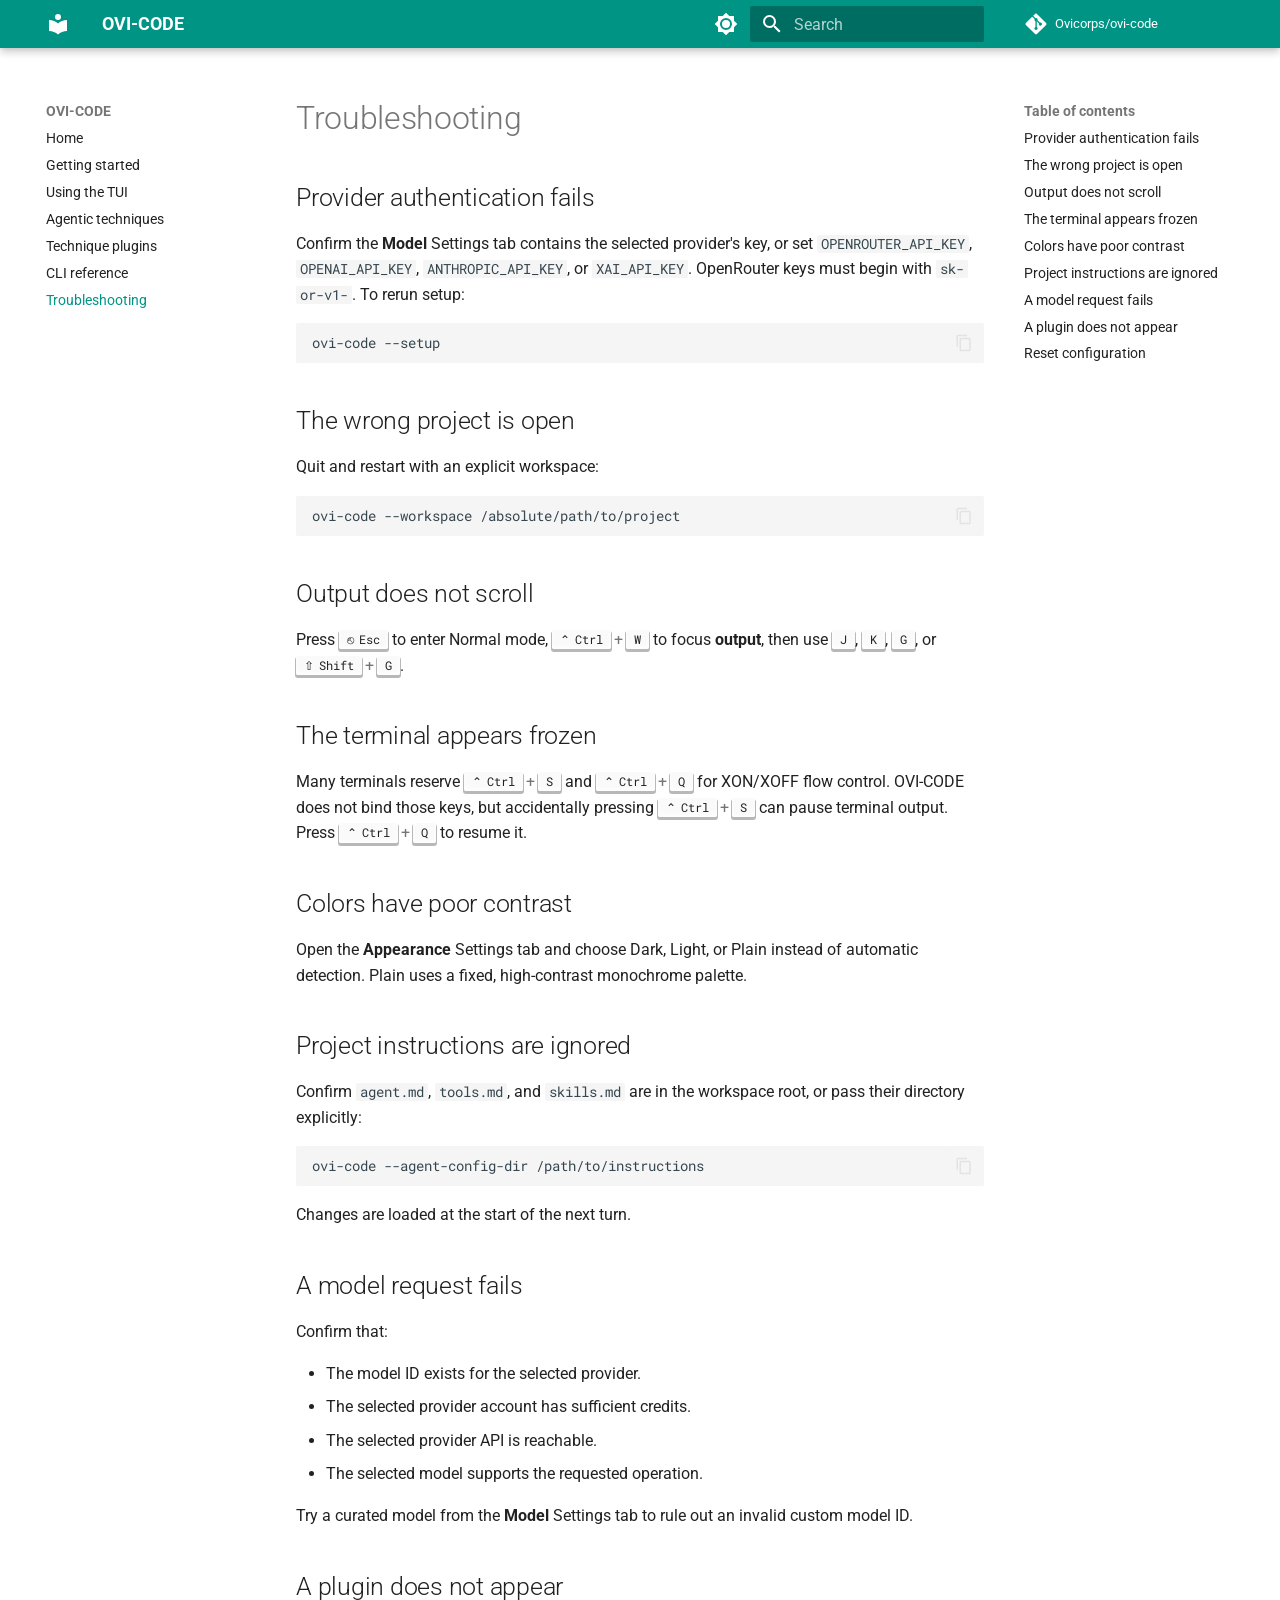
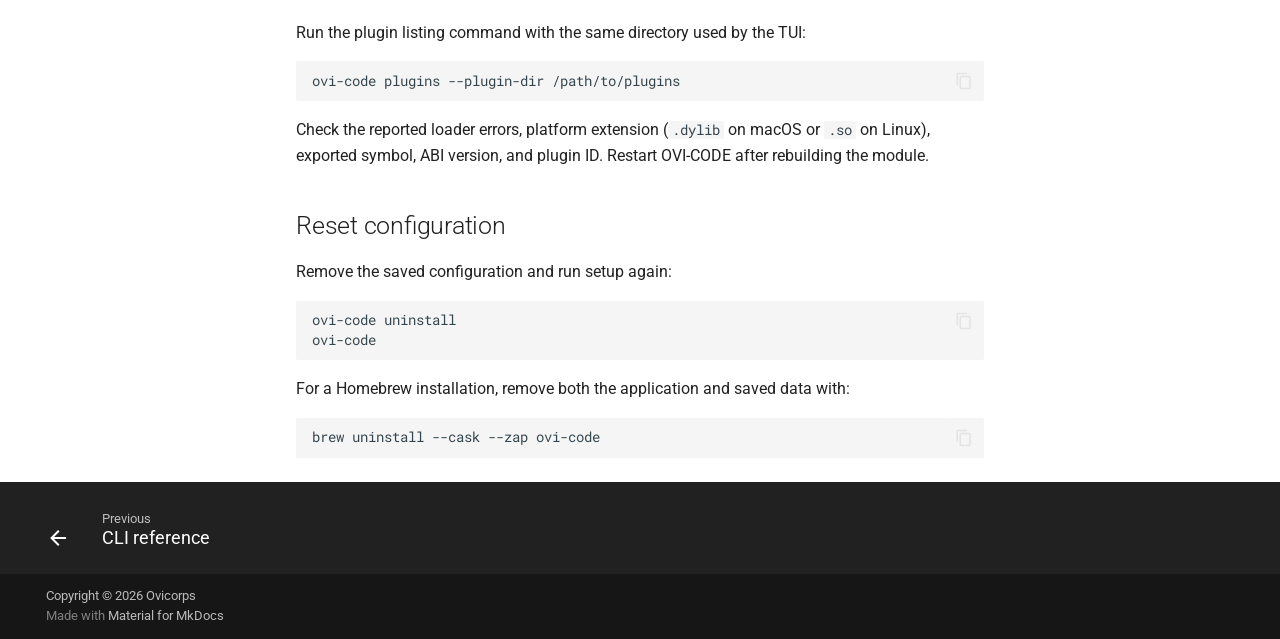
<file: site/troubleshooting/index.html>
<!doctype html>
<html lang="en" class="no-js">
  <head>
    
      <meta charset="utf-8">
      <meta name="viewport" content="width=device-width,initial-scale=1">
      
        <meta name="description" content="Documentation for the OVI-CODE terminal coding agent">
      
      
      
        <link rel="canonical" href="https://ovicorps.github.io/ovi-code/troubleshooting/">
      
      
        <link rel="prev" href="../reference/">
      
      
      
        
      
      
      <link rel="icon" href="../assets/images/favicon.png">
      <meta name="generator" content="mkdocs-1.6.1, mkdocs-material-9.7.7">
    
    
      
        <title>Troubleshooting - OVI-CODE</title>
      
    
    
      <link rel="stylesheet" href="../assets/stylesheets/main.ec1eaa64.min.css">
      
        
        <link rel="stylesheet" href="../assets/stylesheets/palette.ab4e12ef.min.css">
      
      


    
    
      
    
    
      
        
        
        <link rel="preconnect" href="https://fonts.gstatic.com" crossorigin>
        <link rel="stylesheet" href="https://fonts.googleapis.com/css?family=Roboto:300,300i,400,400i,700,700i%7CRoboto+Mono:400,400i,700,700i&display=fallback">
        <style>:root{--md-text-font:"Roboto";--md-code-font:"Roboto Mono"}</style>
      
    
    
    <script>__md_scope=new URL("..",location),__md_hash=e=>[...e].reduce(((e,_)=>(e<<5)-e+_.charCodeAt(0)),0),__md_get=(e,_=localStorage,t=__md_scope)=>JSON.parse(_.getItem(t.pathname+"."+e)),__md_set=(e,_,t=localStorage,a=__md_scope)=>{try{t.setItem(a.pathname+"."+e,JSON.stringify(_))}catch(e){}}</script>
    
      

    
    
  </head>
  
  
    
    
      
    
    
    
    
    <body dir="ltr" data-md-color-scheme="default" data-md-color-primary="teal" data-md-color-accent="cyan">
  
    
    <input class="md-toggle" data-md-toggle="drawer" type="checkbox" id="__drawer" autocomplete="off">
    <input class="md-toggle" data-md-toggle="search" type="checkbox" id="__search" autocomplete="off">
    <label class="md-overlay" for="__drawer"></label>
    <div data-md-component="skip">
      
        
        <a href="#troubleshooting" class="md-skip">
          Skip to content
        </a>
      
    </div>
    <div data-md-component="announce">
      
    </div>
    
    
      

  

<header class="md-header md-header--shadow" data-md-component="header">
  <nav class="md-header__inner md-grid" aria-label="Header">
    <a href=".." title="OVI-CODE" class="md-header__button md-logo" aria-label="OVI-CODE" data-md-component="logo">
      
  
  <svg xmlns="http://www.w3.org/2000/svg" viewBox="0 0 24 24"><path d="M12 8a3 3 0 0 0 3-3 3 3 0 0 0-3-3 3 3 0 0 0-3 3 3 3 0 0 0 3 3m0 3.54C9.64 9.35 6.5 8 3 8v11c3.5 0 6.64 1.35 9 3.54 2.36-2.19 5.5-3.54 9-3.54V8c-3.5 0-6.64 1.35-9 3.54"/></svg>

    </a>
    <label class="md-header__button md-icon" for="__drawer">
      
      <svg xmlns="http://www.w3.org/2000/svg" viewBox="0 0 24 24"><path d="M3 6h18v2H3zm0 5h18v2H3zm0 5h18v2H3z"/></svg>
    </label>
    <div class="md-header__title" data-md-component="header-title">
      <div class="md-header__ellipsis">
        <div class="md-header__topic">
          <span class="md-ellipsis">
            OVI-CODE
          </span>
        </div>
        <div class="md-header__topic" data-md-component="header-topic">
          <span class="md-ellipsis">
            
              Troubleshooting
            
          </span>
        </div>
      </div>
    </div>
    
      
        <form class="md-header__option" data-md-component="palette">
  
    
    
    
    <input class="md-option" data-md-color-media="(prefers-color-scheme: light)" data-md-color-scheme="default" data-md-color-primary="teal" data-md-color-accent="cyan"  aria-label="Switch to dark mode"  type="radio" name="__palette" id="__palette_0">
    
      <label class="md-header__button md-icon" title="Switch to dark mode" for="__palette_1" hidden>
        <svg xmlns="http://www.w3.org/2000/svg" viewBox="0 0 24 24"><path d="M12 8a4 4 0 0 0-4 4 4 4 0 0 0 4 4 4 4 0 0 0 4-4 4 4 0 0 0-4-4m0 10a6 6 0 0 1-6-6 6 6 0 0 1 6-6 6 6 0 0 1 6 6 6 6 0 0 1-6 6m8-9.31V4h-4.69L12 .69 8.69 4H4v4.69L.69 12 4 15.31V20h4.69L12 23.31 15.31 20H20v-4.69L23.31 12z"/></svg>
      </label>
    
  
    
    
    
    <input class="md-option" data-md-color-media="(prefers-color-scheme: dark)" data-md-color-scheme="slate" data-md-color-primary="teal" data-md-color-accent="cyan"  aria-label="Switch to light mode"  type="radio" name="__palette" id="__palette_1">
    
      <label class="md-header__button md-icon" title="Switch to light mode" for="__palette_0" hidden>
        <svg xmlns="http://www.w3.org/2000/svg" viewBox="0 0 24 24"><path d="M12 18c-.89 0-1.74-.2-2.5-.55C11.56 16.5 13 14.42 13 12s-1.44-4.5-3.5-5.45C10.26 6.2 11.11 6 12 6a6 6 0 0 1 6 6 6 6 0 0 1-6 6m8-9.31V4h-4.69L12 .69 8.69 4H4v4.69L.69 12 4 15.31V20h4.69L12 23.31 15.31 20H20v-4.69L23.31 12z"/></svg>
      </label>
    
  
</form>
      
    
    
      <script>var palette=__md_get("__palette");if(palette&&palette.color){if("(prefers-color-scheme)"===palette.color.media){var media=matchMedia("(prefers-color-scheme: light)"),input=document.querySelector(media.matches?"[data-md-color-media='(prefers-color-scheme: light)']":"[data-md-color-media='(prefers-color-scheme: dark)']");palette.color.media=input.getAttribute("data-md-color-media"),palette.color.scheme=input.getAttribute("data-md-color-scheme"),palette.color.primary=input.getAttribute("data-md-color-primary"),palette.color.accent=input.getAttribute("data-md-color-accent")}for(var[key,value]of Object.entries(palette.color))document.body.setAttribute("data-md-color-"+key,value)}</script>
    
    
    
      
      
        <label class="md-header__button md-icon" for="__search">
          
          <svg xmlns="http://www.w3.org/2000/svg" viewBox="0 0 24 24"><path d="M9.5 3A6.5 6.5 0 0 1 16 9.5c0 1.61-.59 3.09-1.56 4.23l.27.27h.79l5 5-1.5 1.5-5-5v-.79l-.27-.27A6.52 6.52 0 0 1 9.5 16 6.5 6.5 0 0 1 3 9.5 6.5 6.5 0 0 1 9.5 3m0 2C7 5 5 7 5 9.5S7 14 9.5 14 14 12 14 9.5 12 5 9.5 5"/></svg>
        </label>
        <div class="md-search" data-md-component="search" role="dialog">
  <label class="md-search__overlay" for="__search"></label>
  <div class="md-search__inner" role="search">
    <form class="md-search__form" name="search">
      <input type="text" class="md-search__input" name="query" aria-label="Search" placeholder="Search" autocapitalize="off" autocorrect="off" autocomplete="off" spellcheck="false" data-md-component="search-query" required>
      <label class="md-search__icon md-icon" for="__search">
        
        <svg xmlns="http://www.w3.org/2000/svg" viewBox="0 0 24 24"><path d="M9.5 3A6.5 6.5 0 0 1 16 9.5c0 1.61-.59 3.09-1.56 4.23l.27.27h.79l5 5-1.5 1.5-5-5v-.79l-.27-.27A6.52 6.52 0 0 1 9.5 16 6.5 6.5 0 0 1 3 9.5 6.5 6.5 0 0 1 9.5 3m0 2C7 5 5 7 5 9.5S7 14 9.5 14 14 12 14 9.5 12 5 9.5 5"/></svg>
        
        <svg xmlns="http://www.w3.org/2000/svg" viewBox="0 0 24 24"><path d="M20 11v2H8l5.5 5.5-1.42 1.42L4.16 12l7.92-7.92L13.5 5.5 8 11z"/></svg>
      </label>
      <nav class="md-search__options" aria-label="Search">
        
        <button type="reset" class="md-search__icon md-icon" title="Clear" aria-label="Clear" tabindex="-1">
          
          <svg xmlns="http://www.w3.org/2000/svg" viewBox="0 0 24 24"><path d="M19 6.41 17.59 5 12 10.59 6.41 5 5 6.41 10.59 12 5 17.59 6.41 19 12 13.41 17.59 19 19 17.59 13.41 12z"/></svg>
        </button>
      </nav>
      
        <div class="md-search__suggest" data-md-component="search-suggest"></div>
      
    </form>
    <div class="md-search__output">
      <div class="md-search__scrollwrap" tabindex="0" data-md-scrollfix>
        <div class="md-search-result" data-md-component="search-result">
          <div class="md-search-result__meta">
            Initializing search
          </div>
          <ol class="md-search-result__list" role="presentation"></ol>
        </div>
      </div>
    </div>
  </div>
</div>
      
    
    
      <div class="md-header__source">
        <a href="https://github.com/Ovicorps/ovi-code" title="Go to repository" class="md-source" data-md-component="source">
  <div class="md-source__icon md-icon">
    
    <svg xmlns="http://www.w3.org/2000/svg" viewBox="0 0 448 512"><!--! Font Awesome Free 7.1.0 by @fontawesome - https://fontawesome.com License - https://fontawesome.com/license/free (Icons: CC BY 4.0, Fonts: SIL OFL 1.1, Code: MIT License) Copyright 2025 Fonticons, Inc.--><path d="M439.6 236.1 244 40.5c-5.4-5.5-12.8-8.5-20.4-8.5s-15 3-20.4 8.4L162.5 81l51.5 51.5c27.1-9.1 52.7 16.8 43.4 43.7l49.7 49.7c34.2-11.8 61.2 31 35.5 56.7-26.5 26.5-70.2-2.9-56-37.3L240.3 199v121.9c25.3 12.5 22.3 41.8 9.1 55-6.4 6.4-15.2 10.1-24.3 10.1s-17.8-3.6-24.3-10.1c-17.6-17.6-11.1-46.9 11.2-56v-123c-20.8-8.5-24.6-30.7-18.6-45L142.6 101 8.5 235.1C3 240.6 0 247.9 0 255.5s3 15 8.5 20.4l195.6 195.7c5.4 5.4 12.7 8.4 20.4 8.4s15-3 20.4-8.4l194.7-194.7c5.4-5.4 8.4-12.8 8.4-20.4s-3-15-8.4-20.4"/></svg>
  </div>
  <div class="md-source__repository">
    Ovicorps/ovi-code
  </div>
</a>
      </div>
    
  </nav>
  
</header>
    
    <div class="md-container" data-md-component="container">
      
      
        
          
        
      
      <main class="md-main" data-md-component="main">
        <div class="md-main__inner md-grid">
          
            
              
              <div class="md-sidebar md-sidebar--primary" data-md-component="sidebar" data-md-type="navigation" >
                <div class="md-sidebar__scrollwrap">
                  <div class="md-sidebar__inner">
                    



<nav class="md-nav md-nav--primary" aria-label="Navigation" data-md-level="0">
  <label class="md-nav__title" for="__drawer">
    <a href=".." title="OVI-CODE" class="md-nav__button md-logo" aria-label="OVI-CODE" data-md-component="logo">
      
  
  <svg xmlns="http://www.w3.org/2000/svg" viewBox="0 0 24 24"><path d="M12 8a3 3 0 0 0 3-3 3 3 0 0 0-3-3 3 3 0 0 0-3 3 3 3 0 0 0 3 3m0 3.54C9.64 9.35 6.5 8 3 8v11c3.5 0 6.64 1.35 9 3.54 2.36-2.19 5.5-3.54 9-3.54V8c-3.5 0-6.64 1.35-9 3.54"/></svg>

    </a>
    OVI-CODE
  </label>
  
    <div class="md-nav__source">
      <a href="https://github.com/Ovicorps/ovi-code" title="Go to repository" class="md-source" data-md-component="source">
  <div class="md-source__icon md-icon">
    
    <svg xmlns="http://www.w3.org/2000/svg" viewBox="0 0 448 512"><!--! Font Awesome Free 7.1.0 by @fontawesome - https://fontawesome.com License - https://fontawesome.com/license/free (Icons: CC BY 4.0, Fonts: SIL OFL 1.1, Code: MIT License) Copyright 2025 Fonticons, Inc.--><path d="M439.6 236.1 244 40.5c-5.4-5.5-12.8-8.5-20.4-8.5s-15 3-20.4 8.4L162.5 81l51.5 51.5c27.1-9.1 52.7 16.8 43.4 43.7l49.7 49.7c34.2-11.8 61.2 31 35.5 56.7-26.5 26.5-70.2-2.9-56-37.3L240.3 199v121.9c25.3 12.5 22.3 41.8 9.1 55-6.4 6.4-15.2 10.1-24.3 10.1s-17.8-3.6-24.3-10.1c-17.6-17.6-11.1-46.9 11.2-56v-123c-20.8-8.5-24.6-30.7-18.6-45L142.6 101 8.5 235.1C3 240.6 0 247.9 0 255.5s3 15 8.5 20.4l195.6 195.7c5.4 5.4 12.7 8.4 20.4 8.4s15-3 20.4-8.4l194.7-194.7c5.4-5.4 8.4-12.8 8.4-20.4s-3-15-8.4-20.4"/></svg>
  </div>
  <div class="md-source__repository">
    Ovicorps/ovi-code
  </div>
</a>
    </div>
  
  <ul class="md-nav__list" data-md-scrollfix>
    
      
      
  
  
  
  
    <li class="md-nav__item">
      <a href=".." class="md-nav__link">
        
  
  
  <span class="md-ellipsis">
    
  
    Home
  

    
  </span>
  
  

      </a>
    </li>
  

    
      
      
  
  
  
  
    <li class="md-nav__item">
      <a href="../getting-started/" class="md-nav__link">
        
  
  
  <span class="md-ellipsis">
    
  
    Getting started
  

    
  </span>
  
  

      </a>
    </li>
  

    
      
      
  
  
  
  
    <li class="md-nav__item">
      <a href="../user-guide/" class="md-nav__link">
        
  
  
  <span class="md-ellipsis">
    
  
    Using the TUI
  

    
  </span>
  
  

      </a>
    </li>
  

    
      
      
  
  
  
  
    <li class="md-nav__item">
      <a href="../techniques/" class="md-nav__link">
        
  
  
  <span class="md-ellipsis">
    
  
    Agentic techniques
  

    
  </span>
  
  

      </a>
    </li>
  

    
      
      
  
  
  
  
    <li class="md-nav__item">
      <a href="../plugins/" class="md-nav__link">
        
  
  
  <span class="md-ellipsis">
    
  
    Technique plugins
  

    
  </span>
  
  

      </a>
    </li>
  

    
      
      
  
  
  
  
    <li class="md-nav__item">
      <a href="../reference/" class="md-nav__link">
        
  
  
  <span class="md-ellipsis">
    
  
    CLI reference
  

    
  </span>
  
  

      </a>
    </li>
  

    
      
      
  
  
    
  
  
  
    <li class="md-nav__item md-nav__item--active">
      
      <input class="md-nav__toggle md-toggle" type="checkbox" id="__toc">
      
      
        
      
      
        <label class="md-nav__link md-nav__link--active" for="__toc">
          
  
  
  <span class="md-ellipsis">
    
  
    Troubleshooting
  

    
  </span>
  
  

          <span class="md-nav__icon md-icon"></span>
        </label>
      
      <a href="./" class="md-nav__link md-nav__link--active">
        
  
  
  <span class="md-ellipsis">
    
  
    Troubleshooting
  

    
  </span>
  
  

      </a>
      
        

<nav class="md-nav md-nav--secondary" aria-label="Table of contents">
  
  
  
    
  
  
    <label class="md-nav__title" for="__toc">
      <span class="md-nav__icon md-icon"></span>
      Table of contents
    </label>
    <ul class="md-nav__list" data-md-component="toc" data-md-scrollfix>
      
        <li class="md-nav__item">
  <a href="#provider-authentication-fails" class="md-nav__link">
    <span class="md-ellipsis">
      
        Provider authentication fails
      
    </span>
  </a>
  
</li>
      
        <li class="md-nav__item">
  <a href="#the-wrong-project-is-open" class="md-nav__link">
    <span class="md-ellipsis">
      
        The wrong project is open
      
    </span>
  </a>
  
</li>
      
        <li class="md-nav__item">
  <a href="#output-does-not-scroll" class="md-nav__link">
    <span class="md-ellipsis">
      
        Output does not scroll
      
    </span>
  </a>
  
</li>
      
        <li class="md-nav__item">
  <a href="#the-terminal-appears-frozen" class="md-nav__link">
    <span class="md-ellipsis">
      
        The terminal appears frozen
      
    </span>
  </a>
  
</li>
      
        <li class="md-nav__item">
  <a href="#colors-have-poor-contrast" class="md-nav__link">
    <span class="md-ellipsis">
      
        Colors have poor contrast
      
    </span>
  </a>
  
</li>
      
        <li class="md-nav__item">
  <a href="#project-instructions-are-ignored" class="md-nav__link">
    <span class="md-ellipsis">
      
        Project instructions are ignored
      
    </span>
  </a>
  
</li>
      
        <li class="md-nav__item">
  <a href="#a-model-request-fails" class="md-nav__link">
    <span class="md-ellipsis">
      
        A model request fails
      
    </span>
  </a>
  
</li>
      
        <li class="md-nav__item">
  <a href="#a-plugin-does-not-appear" class="md-nav__link">
    <span class="md-ellipsis">
      
        A plugin does not appear
      
    </span>
  </a>
  
</li>
      
        <li class="md-nav__item">
  <a href="#reset-configuration" class="md-nav__link">
    <span class="md-ellipsis">
      
        Reset configuration
      
    </span>
  </a>
  
</li>
      
    </ul>
  
</nav>
      
    </li>
  

    
  </ul>
</nav>
                  </div>
                </div>
              </div>
            
            
              
              <div class="md-sidebar md-sidebar--secondary" data-md-component="sidebar" data-md-type="toc" >
                <div class="md-sidebar__scrollwrap">
                  <div class="md-sidebar__inner">
                    

<nav class="md-nav md-nav--secondary" aria-label="Table of contents">
  
  
  
    
  
  
    <label class="md-nav__title" for="__toc">
      <span class="md-nav__icon md-icon"></span>
      Table of contents
    </label>
    <ul class="md-nav__list" data-md-component="toc" data-md-scrollfix>
      
        <li class="md-nav__item">
  <a href="#provider-authentication-fails" class="md-nav__link">
    <span class="md-ellipsis">
      
        Provider authentication fails
      
    </span>
  </a>
  
</li>
      
        <li class="md-nav__item">
  <a href="#the-wrong-project-is-open" class="md-nav__link">
    <span class="md-ellipsis">
      
        The wrong project is open
      
    </span>
  </a>
  
</li>
      
        <li class="md-nav__item">
  <a href="#output-does-not-scroll" class="md-nav__link">
    <span class="md-ellipsis">
      
        Output does not scroll
      
    </span>
  </a>
  
</li>
      
        <li class="md-nav__item">
  <a href="#the-terminal-appears-frozen" class="md-nav__link">
    <span class="md-ellipsis">
      
        The terminal appears frozen
      
    </span>
  </a>
  
</li>
      
        <li class="md-nav__item">
  <a href="#colors-have-poor-contrast" class="md-nav__link">
    <span class="md-ellipsis">
      
        Colors have poor contrast
      
    </span>
  </a>
  
</li>
      
        <li class="md-nav__item">
  <a href="#project-instructions-are-ignored" class="md-nav__link">
    <span class="md-ellipsis">
      
        Project instructions are ignored
      
    </span>
  </a>
  
</li>
      
        <li class="md-nav__item">
  <a href="#a-model-request-fails" class="md-nav__link">
    <span class="md-ellipsis">
      
        A model request fails
      
    </span>
  </a>
  
</li>
      
        <li class="md-nav__item">
  <a href="#a-plugin-does-not-appear" class="md-nav__link">
    <span class="md-ellipsis">
      
        A plugin does not appear
      
    </span>
  </a>
  
</li>
      
        <li class="md-nav__item">
  <a href="#reset-configuration" class="md-nav__link">
    <span class="md-ellipsis">
      
        Reset configuration
      
    </span>
  </a>
  
</li>
      
    </ul>
  
</nav>
                  </div>
                </div>
              </div>
            
          
          
            <div class="md-content" data-md-component="content">
              
              <article class="md-content__inner md-typeset">
                
                  


  
  


<h1 id="troubleshooting">Troubleshooting<a class="headerlink" href="#troubleshooting" title="Permanent link">&para;</a></h1>
<h2 id="provider-authentication-fails">Provider authentication fails<a class="headerlink" href="#provider-authentication-fails" title="Permanent link">&para;</a></h2>
<p>Confirm the <strong>Model</strong> Settings tab contains the selected provider's key, or set
<code>OPENROUTER_API_KEY</code>, <code>OPENAI_API_KEY</code>, <code>ANTHROPIC_API_KEY</code>, or <code>XAI_API_KEY</code>.
OpenRouter keys must begin with <code>sk-or-v1-</code>. To rerun setup:</p>
<div class="highlight"><pre><span></span><code><a id="__codelineno-0-1" name="__codelineno-0-1" href="#__codelineno-0-1"></a>ovi-code<span class="w"> </span>--setup
</code></pre></div>
<h2 id="the-wrong-project-is-open">The wrong project is open<a class="headerlink" href="#the-wrong-project-is-open" title="Permanent link">&para;</a></h2>
<p>Quit and restart with an explicit workspace:</p>
<div class="highlight"><pre><span></span><code><a id="__codelineno-1-1" name="__codelineno-1-1" href="#__codelineno-1-1"></a>ovi-code<span class="w"> </span>--workspace<span class="w"> </span>/absolute/path/to/project
</code></pre></div>
<h2 id="output-does-not-scroll">Output does not scroll<a class="headerlink" href="#output-does-not-scroll" title="Permanent link">&para;</a></h2>
<p>Press <span class="keys"><kbd class="key-escape">Esc</kbd></span> to enter Normal mode, <span class="keys"><kbd class="key-control">Ctrl</kbd><span>+</span><kbd class="key-w">W</kbd></span> to focus <strong>output</strong>, then use
<span class="keys"><kbd class="key-j">J</kbd></span>, <span class="keys"><kbd class="key-k">K</kbd></span>, <span class="keys"><kbd class="key-g">G</kbd></span>, or <span class="keys"><kbd class="key-shift">Shift</kbd><span>+</span><kbd class="key-g">G</kbd></span>.</p>
<h2 id="the-terminal-appears-frozen">The terminal appears frozen<a class="headerlink" href="#the-terminal-appears-frozen" title="Permanent link">&para;</a></h2>
<p>Many terminals reserve <span class="keys"><kbd class="key-control">Ctrl</kbd><span>+</span><kbd class="key-s">S</kbd></span> and <span class="keys"><kbd class="key-control">Ctrl</kbd><span>+</span><kbd class="key-q">Q</kbd></span> for XON/XOFF flow control.
OVI-CODE does not bind those keys, but accidentally pressing <span class="keys"><kbd class="key-control">Ctrl</kbd><span>+</span><kbd class="key-s">S</kbd></span> can
pause terminal output. Press <span class="keys"><kbd class="key-control">Ctrl</kbd><span>+</span><kbd class="key-q">Q</kbd></span> to resume it.</p>
<h2 id="colors-have-poor-contrast">Colors have poor contrast<a class="headerlink" href="#colors-have-poor-contrast" title="Permanent link">&para;</a></h2>
<p>Open the <strong>Appearance</strong> Settings tab and choose Dark, Light, or Plain instead of
automatic detection. Plain uses a fixed, high-contrast monochrome palette.</p>
<h2 id="project-instructions-are-ignored">Project instructions are ignored<a class="headerlink" href="#project-instructions-are-ignored" title="Permanent link">&para;</a></h2>
<p>Confirm <code>agent.md</code>, <code>tools.md</code>, and <code>skills.md</code> are in the workspace root, or
pass their directory explicitly:</p>
<div class="highlight"><pre><span></span><code><a id="__codelineno-2-1" name="__codelineno-2-1" href="#__codelineno-2-1"></a>ovi-code<span class="w"> </span>--agent-config-dir<span class="w"> </span>/path/to/instructions
</code></pre></div>
<p>Changes are loaded at the start of the next turn.</p>
<h2 id="a-model-request-fails">A model request fails<a class="headerlink" href="#a-model-request-fails" title="Permanent link">&para;</a></h2>
<p>Confirm that:</p>
<ul>
<li>The model ID exists for the selected provider.</li>
<li>The selected provider account has sufficient credits.</li>
<li>The selected provider API is reachable.</li>
<li>The selected model supports the requested operation.</li>
</ul>
<p>Try a curated model from the <strong>Model</strong> Settings tab to rule out an invalid
custom model ID.</p>
<h2 id="a-plugin-does-not-appear">A plugin does not appear<a class="headerlink" href="#a-plugin-does-not-appear" title="Permanent link">&para;</a></h2>
<p>Run the plugin listing command with the same directory used by the TUI:</p>
<div class="highlight"><pre><span></span><code><a id="__codelineno-3-1" name="__codelineno-3-1" href="#__codelineno-3-1"></a>ovi-code<span class="w"> </span>plugins<span class="w"> </span>--plugin-dir<span class="w"> </span>/path/to/plugins
</code></pre></div>
<p>Check the reported loader errors, platform extension (<code>.dylib</code> on macOS or
<code>.so</code> on Linux), exported symbol, ABI version, and plugin ID. Restart OVI-CODE
after rebuilding the module.</p>
<h2 id="reset-configuration">Reset configuration<a class="headerlink" href="#reset-configuration" title="Permanent link">&para;</a></h2>
<p>Remove the saved configuration and run setup again:</p>
<div class="highlight"><pre><span></span><code><a id="__codelineno-4-1" name="__codelineno-4-1" href="#__codelineno-4-1"></a>ovi-code<span class="w"> </span>uninstall
<a id="__codelineno-4-2" name="__codelineno-4-2" href="#__codelineno-4-2"></a>ovi-code
</code></pre></div>
<p>For a Homebrew installation, remove both the application and saved data with:</p>
<div class="highlight"><pre><span></span><code><a id="__codelineno-5-1" name="__codelineno-5-1" href="#__codelineno-5-1"></a>brew<span class="w"> </span>uninstall<span class="w"> </span>--cask<span class="w"> </span>--zap<span class="w"> </span>ovi-code
</code></pre></div>












                
              </article>
            </div>
          
          
<script>var target=document.getElementById(location.hash.slice(1));target&&target.name&&(target.checked=target.name.startsWith("__tabbed_"))</script>
        </div>
        
          <button type="button" class="md-top md-icon" data-md-component="top" hidden>
  
  <svg xmlns="http://www.w3.org/2000/svg" viewBox="0 0 24 24"><path d="M13 20h-2V8l-5.5 5.5-1.42-1.42L12 4.16l7.92 7.92-1.42 1.42L13 8z"/></svg>
  Back to top
</button>
        
      </main>
      
        <footer class="md-footer">
  
    
      
      <nav class="md-footer__inner md-grid" aria-label="Footer" >
        
          
          <a href="../reference/" class="md-footer__link md-footer__link--prev" aria-label="Previous: CLI reference">
            <div class="md-footer__button md-icon">
              
              <svg xmlns="http://www.w3.org/2000/svg" viewBox="0 0 24 24"><path d="M20 11v2H8l5.5 5.5-1.42 1.42L4.16 12l7.92-7.92L13.5 5.5 8 11z"/></svg>
            </div>
            <div class="md-footer__title">
              <span class="md-footer__direction">
                Previous
              </span>
              <div class="md-ellipsis">
                CLI reference
              </div>
            </div>
          </a>
        
        
      </nav>
    
  
  <div class="md-footer-meta md-typeset">
    <div class="md-footer-meta__inner md-grid">
      <div class="md-copyright">
  
    <div class="md-copyright__highlight">
      Copyright &copy; 2026 Ovicorps
    </div>
  
  
    Made with
    <a href="https://squidfunk.github.io/mkdocs-material/" target="_blank" rel="noopener">
      Material for MkDocs
    </a>
  
</div>
      
    </div>
  </div>
</footer>
      
    </div>
    <div class="md-dialog" data-md-component="dialog">
      <div class="md-dialog__inner md-typeset"></div>
    </div>
    
    
    
      
      
      <script id="__config" type="application/json">{"annotate": null, "base": "..", "features": ["content.code.copy", "navigation.footer", "navigation.instant", "navigation.sections", "navigation.top", "search.highlight", "search.suggest"], "search": "../assets/javascripts/workers/search.2c215733.min.js", "tags": null, "translations": {"clipboard.copied": "Copied to clipboard", "clipboard.copy": "Copy to clipboard", "search.result.more.one": "1 more on this page", "search.result.more.other": "# more on this page", "search.result.none": "No matching documents", "search.result.one": "1 matching document", "search.result.other": "# matching documents", "search.result.placeholder": "Type to start searching", "search.result.term.missing": "Missing", "select.version": "Select version"}, "version": null}</script>
    
    
      <script src="../assets/javascripts/bundle.d7400e89.min.js"></script>
      
    
  </body>
</html>
</file>
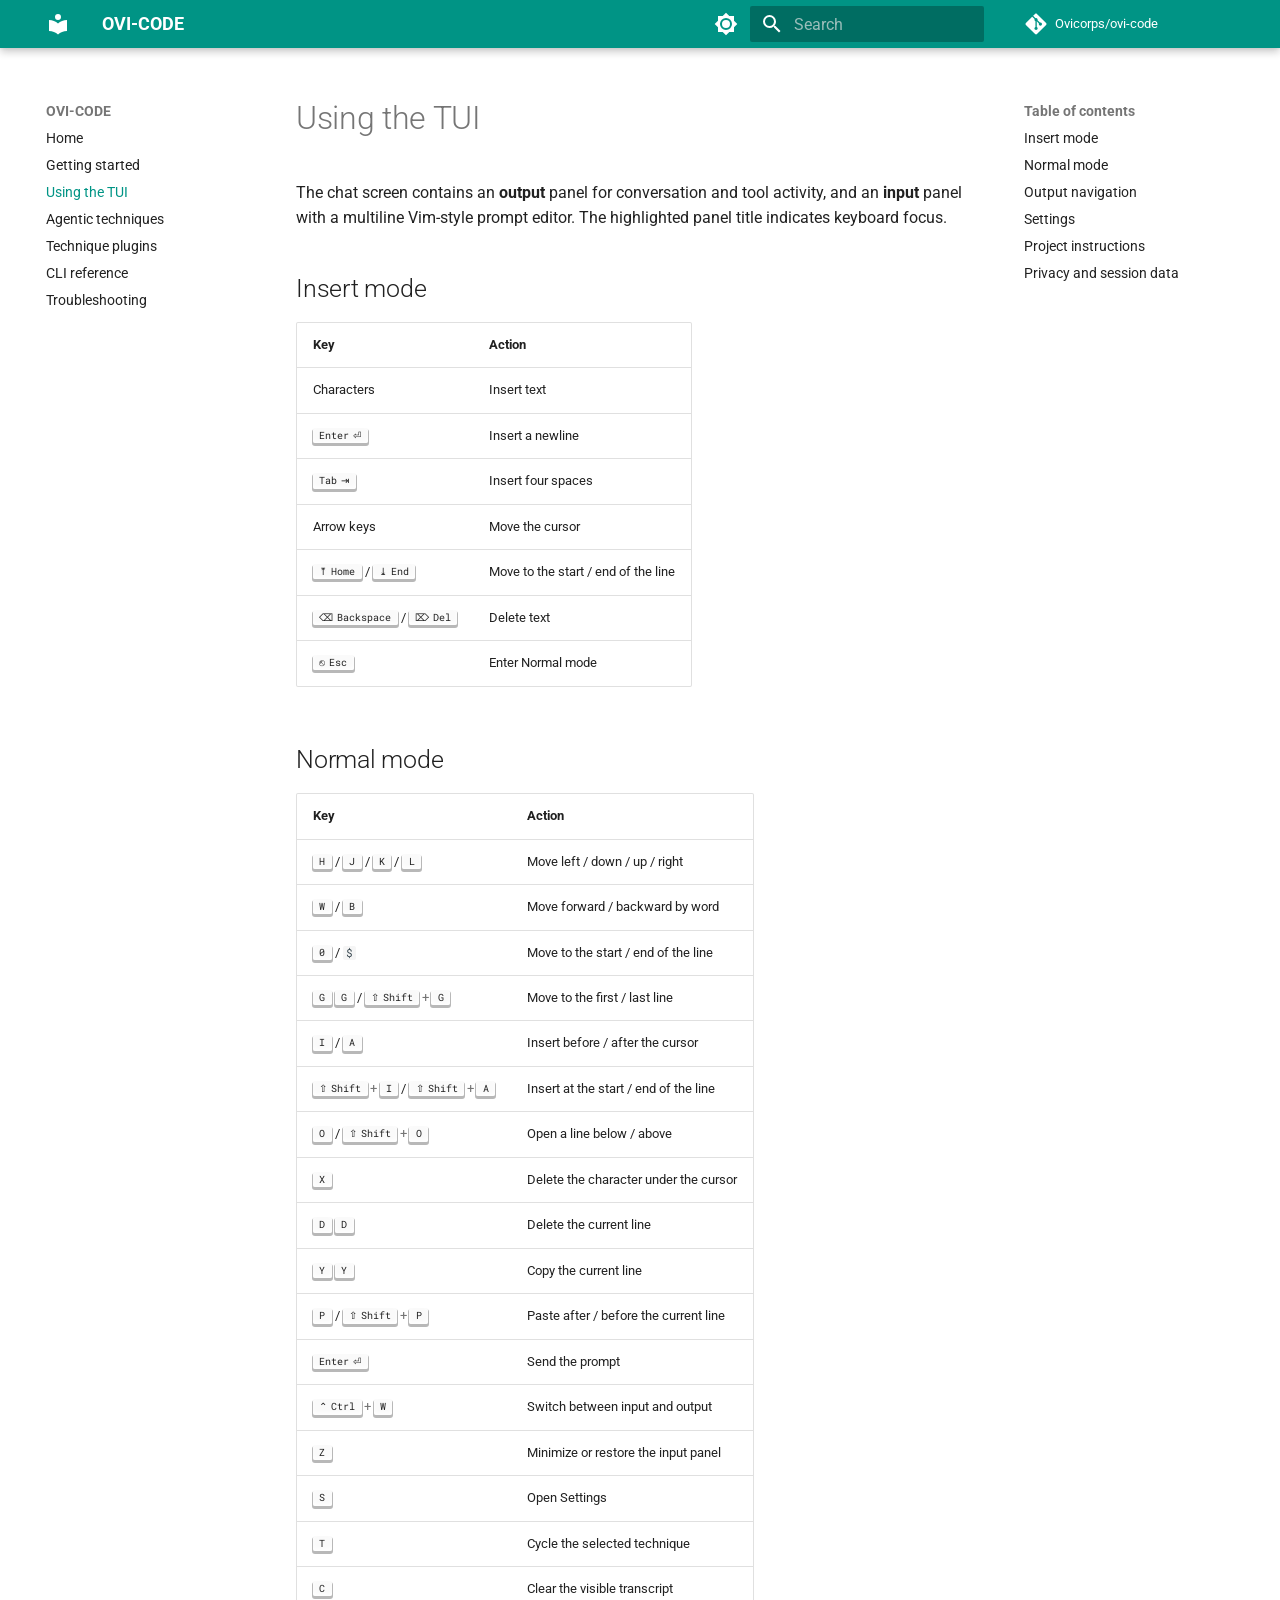
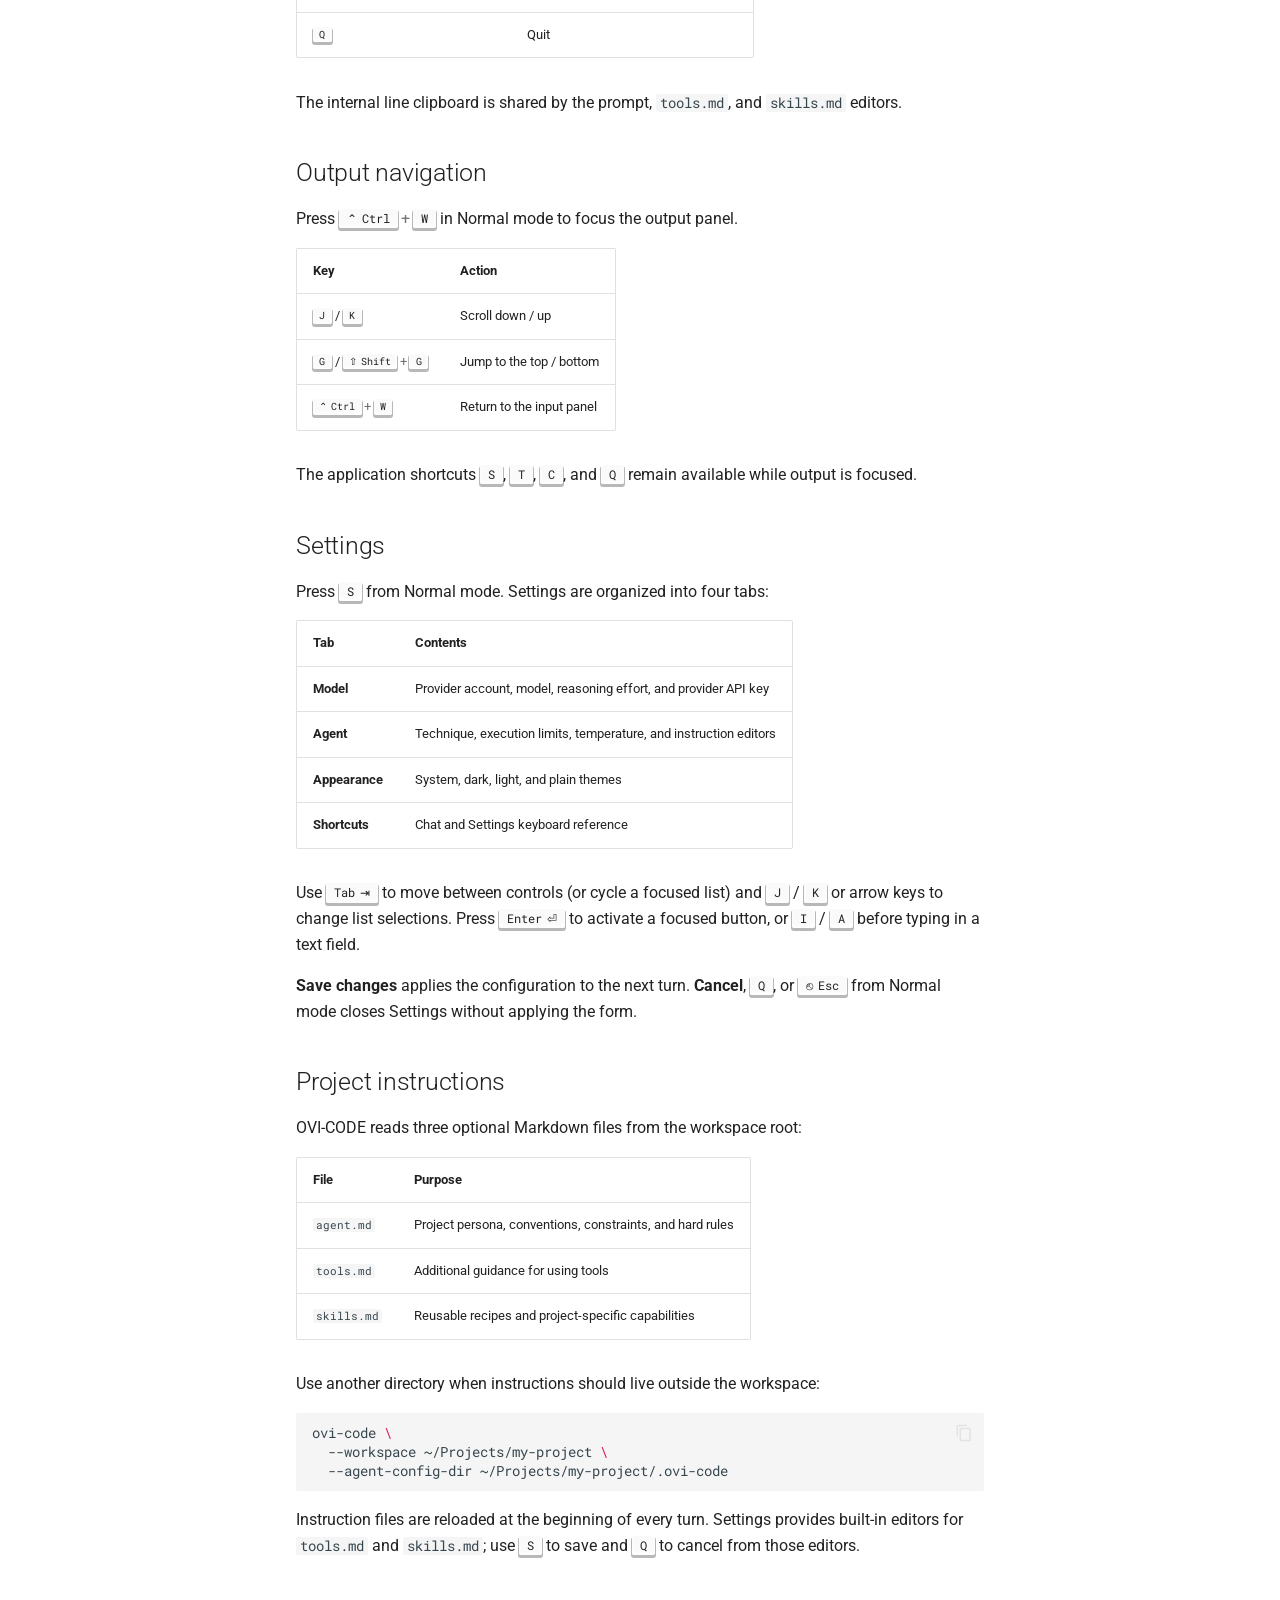
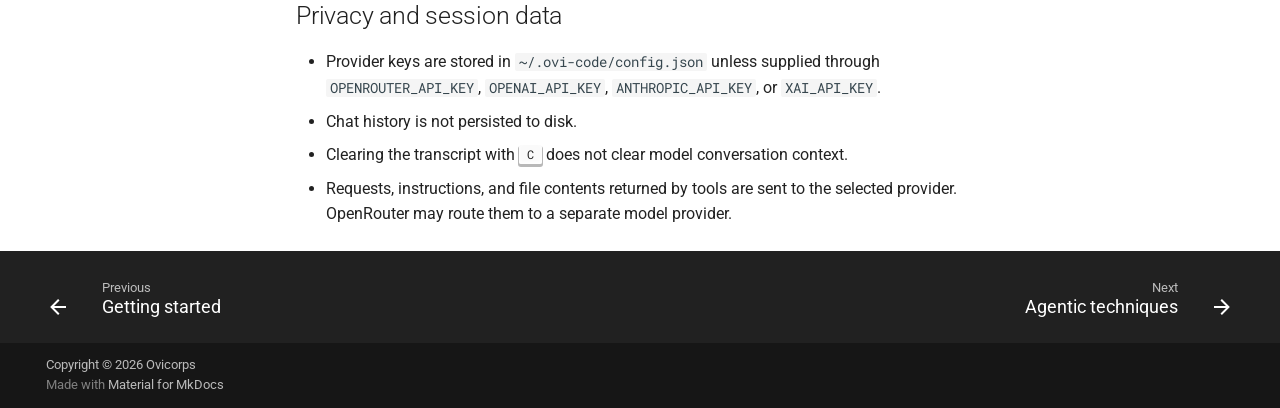
<file: site/user-guide/index.html>
<!doctype html>
<html lang="en" class="no-js">
  <head>
    
      <meta charset="utf-8">
      <meta name="viewport" content="width=device-width,initial-scale=1">
      
        <meta name="description" content="Documentation for the OVI-CODE terminal coding agent">
      
      
      
        <link rel="canonical" href="https://ovicorps.github.io/ovi-code/user-guide/">
      
      
        <link rel="prev" href="../getting-started/">
      
      
        <link rel="next" href="../techniques/">
      
      
        
      
      
      <link rel="icon" href="../assets/images/favicon.png">
      <meta name="generator" content="mkdocs-1.6.1, mkdocs-material-9.7.7">
    
    
      
        <title>Using the TUI - OVI-CODE</title>
      
    
    
      <link rel="stylesheet" href="../assets/stylesheets/main.ec1eaa64.min.css">
      
        
        <link rel="stylesheet" href="../assets/stylesheets/palette.ab4e12ef.min.css">
      
      


    
    
      
    
    
      
        
        
        <link rel="preconnect" href="https://fonts.gstatic.com" crossorigin>
        <link rel="stylesheet" href="https://fonts.googleapis.com/css?family=Roboto:300,300i,400,400i,700,700i%7CRoboto+Mono:400,400i,700,700i&display=fallback">
        <style>:root{--md-text-font:"Roboto";--md-code-font:"Roboto Mono"}</style>
      
    
    
    <script>__md_scope=new URL("..",location),__md_hash=e=>[...e].reduce(((e,_)=>(e<<5)-e+_.charCodeAt(0)),0),__md_get=(e,_=localStorage,t=__md_scope)=>JSON.parse(_.getItem(t.pathname+"."+e)),__md_set=(e,_,t=localStorage,a=__md_scope)=>{try{t.setItem(a.pathname+"."+e,JSON.stringify(_))}catch(e){}}</script>
    
      

    
    
  </head>
  
  
    
    
      
    
    
    
    
    <body dir="ltr" data-md-color-scheme="default" data-md-color-primary="teal" data-md-color-accent="cyan">
  
    
    <input class="md-toggle" data-md-toggle="drawer" type="checkbox" id="__drawer" autocomplete="off">
    <input class="md-toggle" data-md-toggle="search" type="checkbox" id="__search" autocomplete="off">
    <label class="md-overlay" for="__drawer"></label>
    <div data-md-component="skip">
      
        
        <a href="#using-the-tui" class="md-skip">
          Skip to content
        </a>
      
    </div>
    <div data-md-component="announce">
      
    </div>
    
    
      

  

<header class="md-header md-header--shadow" data-md-component="header">
  <nav class="md-header__inner md-grid" aria-label="Header">
    <a href=".." title="OVI-CODE" class="md-header__button md-logo" aria-label="OVI-CODE" data-md-component="logo">
      
  
  <svg xmlns="http://www.w3.org/2000/svg" viewBox="0 0 24 24"><path d="M12 8a3 3 0 0 0 3-3 3 3 0 0 0-3-3 3 3 0 0 0-3 3 3 3 0 0 0 3 3m0 3.54C9.64 9.35 6.5 8 3 8v11c3.5 0 6.64 1.35 9 3.54 2.36-2.19 5.5-3.54 9-3.54V8c-3.5 0-6.64 1.35-9 3.54"/></svg>

    </a>
    <label class="md-header__button md-icon" for="__drawer">
      
      <svg xmlns="http://www.w3.org/2000/svg" viewBox="0 0 24 24"><path d="M3 6h18v2H3zm0 5h18v2H3zm0 5h18v2H3z"/></svg>
    </label>
    <div class="md-header__title" data-md-component="header-title">
      <div class="md-header__ellipsis">
        <div class="md-header__topic">
          <span class="md-ellipsis">
            OVI-CODE
          </span>
        </div>
        <div class="md-header__topic" data-md-component="header-topic">
          <span class="md-ellipsis">
            
              Using the TUI
            
          </span>
        </div>
      </div>
    </div>
    
      
        <form class="md-header__option" data-md-component="palette">
  
    
    
    
    <input class="md-option" data-md-color-media="(prefers-color-scheme: light)" data-md-color-scheme="default" data-md-color-primary="teal" data-md-color-accent="cyan"  aria-label="Switch to dark mode"  type="radio" name="__palette" id="__palette_0">
    
      <label class="md-header__button md-icon" title="Switch to dark mode" for="__palette_1" hidden>
        <svg xmlns="http://www.w3.org/2000/svg" viewBox="0 0 24 24"><path d="M12 8a4 4 0 0 0-4 4 4 4 0 0 0 4 4 4 4 0 0 0 4-4 4 4 0 0 0-4-4m0 10a6 6 0 0 1-6-6 6 6 0 0 1 6-6 6 6 0 0 1 6 6 6 6 0 0 1-6 6m8-9.31V4h-4.69L12 .69 8.69 4H4v4.69L.69 12 4 15.31V20h4.69L12 23.31 15.31 20H20v-4.69L23.31 12z"/></svg>
      </label>
    
  
    
    
    
    <input class="md-option" data-md-color-media="(prefers-color-scheme: dark)" data-md-color-scheme="slate" data-md-color-primary="teal" data-md-color-accent="cyan"  aria-label="Switch to light mode"  type="radio" name="__palette" id="__palette_1">
    
      <label class="md-header__button md-icon" title="Switch to light mode" for="__palette_0" hidden>
        <svg xmlns="http://www.w3.org/2000/svg" viewBox="0 0 24 24"><path d="M12 18c-.89 0-1.74-.2-2.5-.55C11.56 16.5 13 14.42 13 12s-1.44-4.5-3.5-5.45C10.26 6.2 11.11 6 12 6a6 6 0 0 1 6 6 6 6 0 0 1-6 6m8-9.31V4h-4.69L12 .69 8.69 4H4v4.69L.69 12 4 15.31V20h4.69L12 23.31 15.31 20H20v-4.69L23.31 12z"/></svg>
      </label>
    
  
</form>
      
    
    
      <script>var palette=__md_get("__palette");if(palette&&palette.color){if("(prefers-color-scheme)"===palette.color.media){var media=matchMedia("(prefers-color-scheme: light)"),input=document.querySelector(media.matches?"[data-md-color-media='(prefers-color-scheme: light)']":"[data-md-color-media='(prefers-color-scheme: dark)']");palette.color.media=input.getAttribute("data-md-color-media"),palette.color.scheme=input.getAttribute("data-md-color-scheme"),palette.color.primary=input.getAttribute("data-md-color-primary"),palette.color.accent=input.getAttribute("data-md-color-accent")}for(var[key,value]of Object.entries(palette.color))document.body.setAttribute("data-md-color-"+key,value)}</script>
    
    
    
      
      
        <label class="md-header__button md-icon" for="__search">
          
          <svg xmlns="http://www.w3.org/2000/svg" viewBox="0 0 24 24"><path d="M9.5 3A6.5 6.5 0 0 1 16 9.5c0 1.61-.59 3.09-1.56 4.23l.27.27h.79l5 5-1.5 1.5-5-5v-.79l-.27-.27A6.52 6.52 0 0 1 9.5 16 6.5 6.5 0 0 1 3 9.5 6.5 6.5 0 0 1 9.5 3m0 2C7 5 5 7 5 9.5S7 14 9.5 14 14 12 14 9.5 12 5 9.5 5"/></svg>
        </label>
        <div class="md-search" data-md-component="search" role="dialog">
  <label class="md-search__overlay" for="__search"></label>
  <div class="md-search__inner" role="search">
    <form class="md-search__form" name="search">
      <input type="text" class="md-search__input" name="query" aria-label="Search" placeholder="Search" autocapitalize="off" autocorrect="off" autocomplete="off" spellcheck="false" data-md-component="search-query" required>
      <label class="md-search__icon md-icon" for="__search">
        
        <svg xmlns="http://www.w3.org/2000/svg" viewBox="0 0 24 24"><path d="M9.5 3A6.5 6.5 0 0 1 16 9.5c0 1.61-.59 3.09-1.56 4.23l.27.27h.79l5 5-1.5 1.5-5-5v-.79l-.27-.27A6.52 6.52 0 0 1 9.5 16 6.5 6.5 0 0 1 3 9.5 6.5 6.5 0 0 1 9.5 3m0 2C7 5 5 7 5 9.5S7 14 9.5 14 14 12 14 9.5 12 5 9.5 5"/></svg>
        
        <svg xmlns="http://www.w3.org/2000/svg" viewBox="0 0 24 24"><path d="M20 11v2H8l5.5 5.5-1.42 1.42L4.16 12l7.92-7.92L13.5 5.5 8 11z"/></svg>
      </label>
      <nav class="md-search__options" aria-label="Search">
        
        <button type="reset" class="md-search__icon md-icon" title="Clear" aria-label="Clear" tabindex="-1">
          
          <svg xmlns="http://www.w3.org/2000/svg" viewBox="0 0 24 24"><path d="M19 6.41 17.59 5 12 10.59 6.41 5 5 6.41 10.59 12 5 17.59 6.41 19 12 13.41 17.59 19 19 17.59 13.41 12z"/></svg>
        </button>
      </nav>
      
        <div class="md-search__suggest" data-md-component="search-suggest"></div>
      
    </form>
    <div class="md-search__output">
      <div class="md-search__scrollwrap" tabindex="0" data-md-scrollfix>
        <div class="md-search-result" data-md-component="search-result">
          <div class="md-search-result__meta">
            Initializing search
          </div>
          <ol class="md-search-result__list" role="presentation"></ol>
        </div>
      </div>
    </div>
  </div>
</div>
      
    
    
      <div class="md-header__source">
        <a href="https://github.com/Ovicorps/ovi-code" title="Go to repository" class="md-source" data-md-component="source">
  <div class="md-source__icon md-icon">
    
    <svg xmlns="http://www.w3.org/2000/svg" viewBox="0 0 448 512"><!--! Font Awesome Free 7.1.0 by @fontawesome - https://fontawesome.com License - https://fontawesome.com/license/free (Icons: CC BY 4.0, Fonts: SIL OFL 1.1, Code: MIT License) Copyright 2025 Fonticons, Inc.--><path d="M439.6 236.1 244 40.5c-5.4-5.5-12.8-8.5-20.4-8.5s-15 3-20.4 8.4L162.5 81l51.5 51.5c27.1-9.1 52.7 16.8 43.4 43.7l49.7 49.7c34.2-11.8 61.2 31 35.5 56.7-26.5 26.5-70.2-2.9-56-37.3L240.3 199v121.9c25.3 12.5 22.3 41.8 9.1 55-6.4 6.4-15.2 10.1-24.3 10.1s-17.8-3.6-24.3-10.1c-17.6-17.6-11.1-46.9 11.2-56v-123c-20.8-8.5-24.6-30.7-18.6-45L142.6 101 8.5 235.1C3 240.6 0 247.9 0 255.5s3 15 8.5 20.4l195.6 195.7c5.4 5.4 12.7 8.4 20.4 8.4s15-3 20.4-8.4l194.7-194.7c5.4-5.4 8.4-12.8 8.4-20.4s-3-15-8.4-20.4"/></svg>
  </div>
  <div class="md-source__repository">
    Ovicorps/ovi-code
  </div>
</a>
      </div>
    
  </nav>
  
</header>
    
    <div class="md-container" data-md-component="container">
      
      
        
          
        
      
      <main class="md-main" data-md-component="main">
        <div class="md-main__inner md-grid">
          
            
              
              <div class="md-sidebar md-sidebar--primary" data-md-component="sidebar" data-md-type="navigation" >
                <div class="md-sidebar__scrollwrap">
                  <div class="md-sidebar__inner">
                    



<nav class="md-nav md-nav--primary" aria-label="Navigation" data-md-level="0">
  <label class="md-nav__title" for="__drawer">
    <a href=".." title="OVI-CODE" class="md-nav__button md-logo" aria-label="OVI-CODE" data-md-component="logo">
      
  
  <svg xmlns="http://www.w3.org/2000/svg" viewBox="0 0 24 24"><path d="M12 8a3 3 0 0 0 3-3 3 3 0 0 0-3-3 3 3 0 0 0-3 3 3 3 0 0 0 3 3m0 3.54C9.64 9.35 6.5 8 3 8v11c3.5 0 6.64 1.35 9 3.54 2.36-2.19 5.5-3.54 9-3.54V8c-3.5 0-6.64 1.35-9 3.54"/></svg>

    </a>
    OVI-CODE
  </label>
  
    <div class="md-nav__source">
      <a href="https://github.com/Ovicorps/ovi-code" title="Go to repository" class="md-source" data-md-component="source">
  <div class="md-source__icon md-icon">
    
    <svg xmlns="http://www.w3.org/2000/svg" viewBox="0 0 448 512"><!--! Font Awesome Free 7.1.0 by @fontawesome - https://fontawesome.com License - https://fontawesome.com/license/free (Icons: CC BY 4.0, Fonts: SIL OFL 1.1, Code: MIT License) Copyright 2025 Fonticons, Inc.--><path d="M439.6 236.1 244 40.5c-5.4-5.5-12.8-8.5-20.4-8.5s-15 3-20.4 8.4L162.5 81l51.5 51.5c27.1-9.1 52.7 16.8 43.4 43.7l49.7 49.7c34.2-11.8 61.2 31 35.5 56.7-26.5 26.5-70.2-2.9-56-37.3L240.3 199v121.9c25.3 12.5 22.3 41.8 9.1 55-6.4 6.4-15.2 10.1-24.3 10.1s-17.8-3.6-24.3-10.1c-17.6-17.6-11.1-46.9 11.2-56v-123c-20.8-8.5-24.6-30.7-18.6-45L142.6 101 8.5 235.1C3 240.6 0 247.9 0 255.5s3 15 8.5 20.4l195.6 195.7c5.4 5.4 12.7 8.4 20.4 8.4s15-3 20.4-8.4l194.7-194.7c5.4-5.4 8.4-12.8 8.4-20.4s-3-15-8.4-20.4"/></svg>
  </div>
  <div class="md-source__repository">
    Ovicorps/ovi-code
  </div>
</a>
    </div>
  
  <ul class="md-nav__list" data-md-scrollfix>
    
      
      
  
  
  
  
    <li class="md-nav__item">
      <a href=".." class="md-nav__link">
        
  
  
  <span class="md-ellipsis">
    
  
    Home
  

    
  </span>
  
  

      </a>
    </li>
  

    
      
      
  
  
  
  
    <li class="md-nav__item">
      <a href="../getting-started/" class="md-nav__link">
        
  
  
  <span class="md-ellipsis">
    
  
    Getting started
  

    
  </span>
  
  

      </a>
    </li>
  

    
      
      
  
  
    
  
  
  
    <li class="md-nav__item md-nav__item--active">
      
      <input class="md-nav__toggle md-toggle" type="checkbox" id="__toc">
      
      
        
      
      
        <label class="md-nav__link md-nav__link--active" for="__toc">
          
  
  
  <span class="md-ellipsis">
    
  
    Using the TUI
  

    
  </span>
  
  

          <span class="md-nav__icon md-icon"></span>
        </label>
      
      <a href="./" class="md-nav__link md-nav__link--active">
        
  
  
  <span class="md-ellipsis">
    
  
    Using the TUI
  

    
  </span>
  
  

      </a>
      
        

<nav class="md-nav md-nav--secondary" aria-label="Table of contents">
  
  
  
    
  
  
    <label class="md-nav__title" for="__toc">
      <span class="md-nav__icon md-icon"></span>
      Table of contents
    </label>
    <ul class="md-nav__list" data-md-component="toc" data-md-scrollfix>
      
        <li class="md-nav__item">
  <a href="#insert-mode" class="md-nav__link">
    <span class="md-ellipsis">
      
        Insert mode
      
    </span>
  </a>
  
</li>
      
        <li class="md-nav__item">
  <a href="#normal-mode" class="md-nav__link">
    <span class="md-ellipsis">
      
        Normal mode
      
    </span>
  </a>
  
</li>
      
        <li class="md-nav__item">
  <a href="#output-navigation" class="md-nav__link">
    <span class="md-ellipsis">
      
        Output navigation
      
    </span>
  </a>
  
</li>
      
        <li class="md-nav__item">
  <a href="#settings" class="md-nav__link">
    <span class="md-ellipsis">
      
        Settings
      
    </span>
  </a>
  
</li>
      
        <li class="md-nav__item">
  <a href="#project-instructions" class="md-nav__link">
    <span class="md-ellipsis">
      
        Project instructions
      
    </span>
  </a>
  
</li>
      
        <li class="md-nav__item">
  <a href="#privacy-and-session-data" class="md-nav__link">
    <span class="md-ellipsis">
      
        Privacy and session data
      
    </span>
  </a>
  
</li>
      
    </ul>
  
</nav>
      
    </li>
  

    
      
      
  
  
  
  
    <li class="md-nav__item">
      <a href="../techniques/" class="md-nav__link">
        
  
  
  <span class="md-ellipsis">
    
  
    Agentic techniques
  

    
  </span>
  
  

      </a>
    </li>
  

    
      
      
  
  
  
  
    <li class="md-nav__item">
      <a href="../plugins/" class="md-nav__link">
        
  
  
  <span class="md-ellipsis">
    
  
    Technique plugins
  

    
  </span>
  
  

      </a>
    </li>
  

    
      
      
  
  
  
  
    <li class="md-nav__item">
      <a href="../reference/" class="md-nav__link">
        
  
  
  <span class="md-ellipsis">
    
  
    CLI reference
  

    
  </span>
  
  

      </a>
    </li>
  

    
      
      
  
  
  
  
    <li class="md-nav__item">
      <a href="../troubleshooting/" class="md-nav__link">
        
  
  
  <span class="md-ellipsis">
    
  
    Troubleshooting
  

    
  </span>
  
  

      </a>
    </li>
  

    
  </ul>
</nav>
                  </div>
                </div>
              </div>
            
            
              
              <div class="md-sidebar md-sidebar--secondary" data-md-component="sidebar" data-md-type="toc" >
                <div class="md-sidebar__scrollwrap">
                  <div class="md-sidebar__inner">
                    

<nav class="md-nav md-nav--secondary" aria-label="Table of contents">
  
  
  
    
  
  
    <label class="md-nav__title" for="__toc">
      <span class="md-nav__icon md-icon"></span>
      Table of contents
    </label>
    <ul class="md-nav__list" data-md-component="toc" data-md-scrollfix>
      
        <li class="md-nav__item">
  <a href="#insert-mode" class="md-nav__link">
    <span class="md-ellipsis">
      
        Insert mode
      
    </span>
  </a>
  
</li>
      
        <li class="md-nav__item">
  <a href="#normal-mode" class="md-nav__link">
    <span class="md-ellipsis">
      
        Normal mode
      
    </span>
  </a>
  
</li>
      
        <li class="md-nav__item">
  <a href="#output-navigation" class="md-nav__link">
    <span class="md-ellipsis">
      
        Output navigation
      
    </span>
  </a>
  
</li>
      
        <li class="md-nav__item">
  <a href="#settings" class="md-nav__link">
    <span class="md-ellipsis">
      
        Settings
      
    </span>
  </a>
  
</li>
      
        <li class="md-nav__item">
  <a href="#project-instructions" class="md-nav__link">
    <span class="md-ellipsis">
      
        Project instructions
      
    </span>
  </a>
  
</li>
      
        <li class="md-nav__item">
  <a href="#privacy-and-session-data" class="md-nav__link">
    <span class="md-ellipsis">
      
        Privacy and session data
      
    </span>
  </a>
  
</li>
      
    </ul>
  
</nav>
                  </div>
                </div>
              </div>
            
          
          
            <div class="md-content" data-md-component="content">
              
              <article class="md-content__inner md-typeset">
                
                  


  
  


<h1 id="using-the-tui">Using the TUI<a class="headerlink" href="#using-the-tui" title="Permanent link">&para;</a></h1>
<p>The chat screen contains an <strong>output</strong> panel for conversation and tool activity,
and an <strong>input</strong> panel with a multiline Vim-style prompt editor. The highlighted
panel title indicates keyboard focus.</p>
<h2 id="insert-mode">Insert mode<a class="headerlink" href="#insert-mode" title="Permanent link">&para;</a></h2>
<table>
<thead>
<tr>
<th>Key</th>
<th>Action</th>
</tr>
</thead>
<tbody>
<tr>
<td>Characters</td>
<td>Insert text</td>
</tr>
<tr>
<td><span class="keys"><kbd class="key-enter">Enter</kbd></span></td>
<td>Insert a newline</td>
</tr>
<tr>
<td><span class="keys"><kbd class="key-tab">Tab</kbd></span></td>
<td>Insert four spaces</td>
</tr>
<tr>
<td>Arrow keys</td>
<td>Move the cursor</td>
</tr>
<tr>
<td><span class="keys"><kbd class="key-home">Home</kbd></span> / <span class="keys"><kbd class="key-end">End</kbd></span></td>
<td>Move to the start / end of the line</td>
</tr>
<tr>
<td><span class="keys"><kbd class="key-backspace">Backspace</kbd></span> / <span class="keys"><kbd class="key-delete">Del</kbd></span></td>
<td>Delete text</td>
</tr>
<tr>
<td><span class="keys"><kbd class="key-escape">Esc</kbd></span></td>
<td>Enter Normal mode</td>
</tr>
</tbody>
</table>
<h2 id="normal-mode">Normal mode<a class="headerlink" href="#normal-mode" title="Permanent link">&para;</a></h2>
<table>
<thead>
<tr>
<th>Key</th>
<th>Action</th>
</tr>
</thead>
<tbody>
<tr>
<td><span class="keys"><kbd class="key-h">H</kbd></span> / <span class="keys"><kbd class="key-j">J</kbd></span> / <span class="keys"><kbd class="key-k">K</kbd></span> / <span class="keys"><kbd class="key-l">L</kbd></span></td>
<td>Move left / down / up / right</td>
</tr>
<tr>
<td><span class="keys"><kbd class="key-w">W</kbd></span> / <span class="keys"><kbd class="key-b">B</kbd></span></td>
<td>Move forward / backward by word</td>
</tr>
<tr>
<td><span class="keys"><kbd class="key-0">0</kbd></span> / <code>$</code></td>
<td>Move to the start / end of the line</td>
</tr>
<tr>
<td><span class="keys"><kbd class="key-g">G</kbd></span> <span class="keys"><kbd class="key-g">G</kbd></span> / <span class="keys"><kbd class="key-shift">Shift</kbd><span>+</span><kbd class="key-g">G</kbd></span></td>
<td>Move to the first / last line</td>
</tr>
<tr>
<td><span class="keys"><kbd class="key-i">I</kbd></span> / <span class="keys"><kbd class="key-a">A</kbd></span></td>
<td>Insert before / after the cursor</td>
</tr>
<tr>
<td><span class="keys"><kbd class="key-shift">Shift</kbd><span>+</span><kbd class="key-i">I</kbd></span> / <span class="keys"><kbd class="key-shift">Shift</kbd><span>+</span><kbd class="key-a">A</kbd></span></td>
<td>Insert at the start / end of the line</td>
</tr>
<tr>
<td><span class="keys"><kbd class="key-o">O</kbd></span> / <span class="keys"><kbd class="key-shift">Shift</kbd><span>+</span><kbd class="key-o">O</kbd></span></td>
<td>Open a line below / above</td>
</tr>
<tr>
<td><span class="keys"><kbd class="key-x">X</kbd></span></td>
<td>Delete the character under the cursor</td>
</tr>
<tr>
<td><span class="keys"><kbd class="key-d">D</kbd></span> <span class="keys"><kbd class="key-d">D</kbd></span></td>
<td>Delete the current line</td>
</tr>
<tr>
<td><span class="keys"><kbd class="key-y">Y</kbd></span> <span class="keys"><kbd class="key-y">Y</kbd></span></td>
<td>Copy the current line</td>
</tr>
<tr>
<td><span class="keys"><kbd class="key-p">P</kbd></span> / <span class="keys"><kbd class="key-shift">Shift</kbd><span>+</span><kbd class="key-p">P</kbd></span></td>
<td>Paste after / before the current line</td>
</tr>
<tr>
<td><span class="keys"><kbd class="key-enter">Enter</kbd></span></td>
<td>Send the prompt</td>
</tr>
<tr>
<td><span class="keys"><kbd class="key-control">Ctrl</kbd><span>+</span><kbd class="key-w">W</kbd></span></td>
<td>Switch between input and output</td>
</tr>
<tr>
<td><span class="keys"><kbd class="key-z">Z</kbd></span></td>
<td>Minimize or restore the input panel</td>
</tr>
<tr>
<td><span class="keys"><kbd class="key-s">S</kbd></span></td>
<td>Open Settings</td>
</tr>
<tr>
<td><span class="keys"><kbd class="key-t">T</kbd></span></td>
<td>Cycle the selected technique</td>
</tr>
<tr>
<td><span class="keys"><kbd class="key-c">C</kbd></span></td>
<td>Clear the visible transcript</td>
</tr>
<tr>
<td><span class="keys"><kbd class="key-q">Q</kbd></span></td>
<td>Quit</td>
</tr>
</tbody>
</table>
<p>The internal line clipboard is shared by the prompt, <code>tools.md</code>, and
<code>skills.md</code> editors.</p>
<h2 id="output-navigation">Output navigation<a class="headerlink" href="#output-navigation" title="Permanent link">&para;</a></h2>
<p>Press <span class="keys"><kbd class="key-control">Ctrl</kbd><span>+</span><kbd class="key-w">W</kbd></span> in Normal mode to focus the output panel.</p>
<table>
<thead>
<tr>
<th>Key</th>
<th>Action</th>
</tr>
</thead>
<tbody>
<tr>
<td><span class="keys"><kbd class="key-j">J</kbd></span> / <span class="keys"><kbd class="key-k">K</kbd></span></td>
<td>Scroll down / up</td>
</tr>
<tr>
<td><span class="keys"><kbd class="key-g">G</kbd></span> / <span class="keys"><kbd class="key-shift">Shift</kbd><span>+</span><kbd class="key-g">G</kbd></span></td>
<td>Jump to the top / bottom</td>
</tr>
<tr>
<td><span class="keys"><kbd class="key-control">Ctrl</kbd><span>+</span><kbd class="key-w">W</kbd></span></td>
<td>Return to the input panel</td>
</tr>
</tbody>
</table>
<p>The application shortcuts <span class="keys"><kbd class="key-s">S</kbd></span>, <span class="keys"><kbd class="key-t">T</kbd></span>, <span class="keys"><kbd class="key-c">C</kbd></span>, and <span class="keys"><kbd class="key-q">Q</kbd></span> remain available
while output is focused.</p>
<h2 id="settings">Settings<a class="headerlink" href="#settings" title="Permanent link">&para;</a></h2>
<p>Press <span class="keys"><kbd class="key-s">S</kbd></span> from Normal mode. Settings are organized into four tabs:</p>
<table>
<thead>
<tr>
<th>Tab</th>
<th>Contents</th>
</tr>
</thead>
<tbody>
<tr>
<td><strong>Model</strong></td>
<td>Provider account, model, reasoning effort, and provider API key</td>
</tr>
<tr>
<td><strong>Agent</strong></td>
<td>Technique, execution limits, temperature, and instruction editors</td>
</tr>
<tr>
<td><strong>Appearance</strong></td>
<td>System, dark, light, and plain themes</td>
</tr>
<tr>
<td><strong>Shortcuts</strong></td>
<td>Chat and Settings keyboard reference</td>
</tr>
</tbody>
</table>
<p>Use <span class="keys"><kbd class="key-tab">Tab</kbd></span> to move between controls (or cycle a focused list) and <span class="keys"><kbd class="key-j">J</kbd></span> /
<span class="keys"><kbd class="key-k">K</kbd></span> or arrow keys to change list selections. Press <span class="keys"><kbd class="key-enter">Enter</kbd></span> to activate a
focused button, or <span class="keys"><kbd class="key-i">I</kbd></span> / <span class="keys"><kbd class="key-a">A</kbd></span> before typing in a text field.</p>
<p><strong>Save changes</strong> applies the configuration to the next turn. <strong>Cancel</strong>, <span class="keys"><kbd class="key-q">Q</kbd></span>,
or <span class="keys"><kbd class="key-escape">Esc</kbd></span> from Normal mode closes Settings without applying the form.</p>
<h2 id="project-instructions">Project instructions<a class="headerlink" href="#project-instructions" title="Permanent link">&para;</a></h2>
<p>OVI-CODE reads three optional Markdown files from the workspace root:</p>
<table>
<thead>
<tr>
<th>File</th>
<th>Purpose</th>
</tr>
</thead>
<tbody>
<tr>
<td><code>agent.md</code></td>
<td>Project persona, conventions, constraints, and hard rules</td>
</tr>
<tr>
<td><code>tools.md</code></td>
<td>Additional guidance for using tools</td>
</tr>
<tr>
<td><code>skills.md</code></td>
<td>Reusable recipes and project-specific capabilities</td>
</tr>
</tbody>
</table>
<p>Use another directory when instructions should live outside the workspace:</p>
<div class="highlight"><pre><span></span><code><a id="__codelineno-0-1" name="__codelineno-0-1" href="#__codelineno-0-1"></a>ovi-code<span class="w"> </span><span class="se">\</span>
<a id="__codelineno-0-2" name="__codelineno-0-2" href="#__codelineno-0-2"></a><span class="w">  </span>--workspace<span class="w"> </span>~/Projects/my-project<span class="w"> </span><span class="se">\</span>
<a id="__codelineno-0-3" name="__codelineno-0-3" href="#__codelineno-0-3"></a><span class="w">  </span>--agent-config-dir<span class="w"> </span>~/Projects/my-project/.ovi-code
</code></pre></div>
<p>Instruction files are reloaded at the beginning of every turn. Settings
provides built-in editors for <code>tools.md</code> and <code>skills.md</code>; use <span class="keys"><kbd class="key-s">S</kbd></span> to save and
<span class="keys"><kbd class="key-q">Q</kbd></span> to cancel from those editors.</p>
<h2 id="privacy-and-session-data">Privacy and session data<a class="headerlink" href="#privacy-and-session-data" title="Permanent link">&para;</a></h2>
<ul>
<li>Provider keys are stored in <code>~/.ovi-code/config.json</code> unless supplied through
  <code>OPENROUTER_API_KEY</code>, <code>OPENAI_API_KEY</code>, <code>ANTHROPIC_API_KEY</code>, or <code>XAI_API_KEY</code>.</li>
<li>Chat history is not persisted to disk.</li>
<li>Clearing the transcript with <span class="keys"><kbd class="key-c">C</kbd></span> does not clear model conversation context.</li>
<li>Requests, instructions, and file contents returned by tools are sent to the
  selected provider. OpenRouter may route them to a separate model provider.</li>
</ul>












                
              </article>
            </div>
          
          
<script>var target=document.getElementById(location.hash.slice(1));target&&target.name&&(target.checked=target.name.startsWith("__tabbed_"))</script>
        </div>
        
          <button type="button" class="md-top md-icon" data-md-component="top" hidden>
  
  <svg xmlns="http://www.w3.org/2000/svg" viewBox="0 0 24 24"><path d="M13 20h-2V8l-5.5 5.5-1.42-1.42L12 4.16l7.92 7.92-1.42 1.42L13 8z"/></svg>
  Back to top
</button>
        
      </main>
      
        <footer class="md-footer">
  
    
      
      <nav class="md-footer__inner md-grid" aria-label="Footer" >
        
          
          <a href="../getting-started/" class="md-footer__link md-footer__link--prev" aria-label="Previous: Getting started">
            <div class="md-footer__button md-icon">
              
              <svg xmlns="http://www.w3.org/2000/svg" viewBox="0 0 24 24"><path d="M20 11v2H8l5.5 5.5-1.42 1.42L4.16 12l7.92-7.92L13.5 5.5 8 11z"/></svg>
            </div>
            <div class="md-footer__title">
              <span class="md-footer__direction">
                Previous
              </span>
              <div class="md-ellipsis">
                Getting started
              </div>
            </div>
          </a>
        
        
          
          <a href="../techniques/" class="md-footer__link md-footer__link--next" aria-label="Next: Agentic techniques">
            <div class="md-footer__title">
              <span class="md-footer__direction">
                Next
              </span>
              <div class="md-ellipsis">
                Agentic techniques
              </div>
            </div>
            <div class="md-footer__button md-icon">
              
              <svg xmlns="http://www.w3.org/2000/svg" viewBox="0 0 24 24"><path d="M4 11v2h12l-5.5 5.5 1.42 1.42L19.84 12l-7.92-7.92L10.5 5.5 16 11z"/></svg>
            </div>
          </a>
        
      </nav>
    
  
  <div class="md-footer-meta md-typeset">
    <div class="md-footer-meta__inner md-grid">
      <div class="md-copyright">
  
    <div class="md-copyright__highlight">
      Copyright &copy; 2026 Ovicorps
    </div>
  
  
    Made with
    <a href="https://squidfunk.github.io/mkdocs-material/" target="_blank" rel="noopener">
      Material for MkDocs
    </a>
  
</div>
      
    </div>
  </div>
</footer>
      
    </div>
    <div class="md-dialog" data-md-component="dialog">
      <div class="md-dialog__inner md-typeset"></div>
    </div>
    
    
    
      
      
      <script id="__config" type="application/json">{"annotate": null, "base": "..", "features": ["content.code.copy", "navigation.footer", "navigation.instant", "navigation.sections", "navigation.top", "search.highlight", "search.suggest"], "search": "../assets/javascripts/workers/search.2c215733.min.js", "tags": null, "translations": {"clipboard.copied": "Copied to clipboard", "clipboard.copy": "Copy to clipboard", "search.result.more.one": "1 more on this page", "search.result.more.other": "# more on this page", "search.result.none": "No matching documents", "search.result.one": "1 matching document", "search.result.other": "# matching documents", "search.result.placeholder": "Type to start searching", "search.result.term.missing": "Missing", "select.version": "Select version"}, "version": null}</script>
    
    
      <script src="../assets/javascripts/bundle.d7400e89.min.js"></script>
      
    
  </body>
</html>
</file>
<file: site/assets/stylesheets/main.ec1eaa64.min.css>
@charset "UTF-8";html{-webkit-text-size-adjust:none;-moz-text-size-adjust:none;text-size-adjust:none;box-sizing:border-box}*,:after,:before{box-sizing:inherit}@media (prefers-reduced-motion){*,:after,:before{transition:none!important}}body{margin:0}a,button,input,label{-webkit-tap-highlight-color:transparent}a{color:inherit;text-decoration:none}hr{border:0;box-sizing:initial;display:block;height:.05rem;overflow:visible;padding:0}small{font-size:80%}sub,sup{line-height:1em}img{border-style:none}table{border-collapse:initial;border-spacing:0}td,th{font-weight:400;vertical-align:top}button{background:#0000;border:0;font-family:inherit;font-size:inherit;margin:0;padding:0}input{border:0;outline:none}:root{--md-primary-fg-color:#4051b5;--md-primary-fg-color--light:#5d6cc0;--md-primary-fg-color--dark:#303fa1;--md-primary-bg-color:#fff;--md-primary-bg-color--light:#ffffffb3;--md-accent-fg-color:#526cfe;--md-accent-fg-color--transparent:#526cfe1a;--md-accent-bg-color:#fff;--md-accent-bg-color--light:#ffffffb3}[data-md-color-scheme=default]{color-scheme:light}[data-md-color-scheme=default] img[src$="#gh-dark-mode-only"],[data-md-color-scheme=default] img[src$="#only-dark"]{display:none}:root,[data-md-color-scheme=default]{--md-hue:225deg;--md-default-fg-color:#000000de;--md-default-fg-color--light:#0000008a;--md-default-fg-color--lighter:#00000052;--md-default-fg-color--lightest:#00000012;--md-default-bg-color:#fff;--md-default-bg-color--light:#ffffffb3;--md-default-bg-color--lighter:#ffffff4d;--md-default-bg-color--lightest:#ffffff1f;--md-code-fg-color:#36464e;--md-code-bg-color:#f5f5f5;--md-code-bg-color--light:#f5f5f5b3;--md-code-bg-color--lighter:#f5f5f54d;--md-code-hl-color:#4287ff;--md-code-hl-color--light:#4287ff1a;--md-code-hl-number-color:#d52a2a;--md-code-hl-special-color:#db1457;--md-code-hl-function-color:#a846b9;--md-code-hl-constant-color:#6e59d9;--md-code-hl-keyword-color:#3f6ec6;--md-code-hl-string-color:#1c7d4d;--md-code-hl-name-color:var(--md-code-fg-color);--md-code-hl-operator-color:var(--md-default-fg-color--light);--md-code-hl-punctuation-color:var(--md-default-fg-color--light);--md-code-hl-comment-color:var(--md-default-fg-color--light);--md-code-hl-generic-color:var(--md-default-fg-color--light);--md-code-hl-variable-color:var(--md-default-fg-color--light);--md-typeset-color:var(--md-default-fg-color);--md-typeset-a-color:var(--md-primary-fg-color);--md-typeset-del-color:#f5503d26;--md-typeset-ins-color:#0bd57026;--md-typeset-kbd-color:#fafafa;--md-typeset-kbd-accent-color:#fff;--md-typeset-kbd-border-color:#b8b8b8;--md-typeset-mark-color:#ffff0080;--md-typeset-table-color:#0000001f;--md-typeset-table-color--light:rgba(0,0,0,.035);--md-admonition-fg-color:var(--md-default-fg-color);--md-admonition-bg-color:var(--md-default-bg-color);--md-warning-fg-color:#000000de;--md-warning-bg-color:#ff9;--md-footer-fg-color:#fff;--md-footer-fg-color--light:#ffffffb3;--md-footer-fg-color--lighter:#ffffff73;--md-footer-bg-color:#000000de;--md-footer-bg-color--dark:#00000052;--md-shadow-z1:0 0.2rem 0.5rem #0000000d,0 0 0.05rem #0000001a;--md-shadow-z2:0 0.2rem 0.5rem #0000001a,0 0 0.05rem #00000040;--md-shadow-z3:0 0.2rem 0.5rem #0003,0 0 0.05rem #00000059}.md-icon svg{fill:currentcolor;display:block;height:1.2rem;width:1.2rem}body{-webkit-font-smoothing:antialiased;-moz-osx-font-smoothing:grayscale;--md-text-font-family:var(--md-text-font,_),-apple-system,BlinkMacSystemFont,Helvetica,Arial,sans-serif;--md-code-font-family:var(--md-code-font,_),SFMono-Regular,Consolas,Menlo,monospace}aside,body,input{font-feature-settings:"kern","liga";color:var(--md-typeset-color);font-family:var(--md-text-font-family)}code,kbd,pre{font-feature-settings:"kern";font-family:var(--md-code-font-family)}:root{--md-typeset-table-sort-icon:url('data:image/svg+xml;charset=utf-8,<svg xmlns="http://www.w3.org/2000/svg" viewBox="0 0 24 24"><path d="m18 21-4-4h3V7h-3l4-4 4 4h-3v10h3M2 19v-2h10v2M2 13v-2h7v2M2 7V5h4v2z"/></svg>');--md-typeset-table-sort-icon--asc:url('data:image/svg+xml;charset=utf-8,<svg xmlns="http://www.w3.org/2000/svg" viewBox="0 0 24 24"><path d="M19 17h3l-4 4-4-4h3V3h2M2 17h10v2H2M6 5v2H2V5m0 6h7v2H2z"/></svg>');--md-typeset-table-sort-icon--desc:url('data:image/svg+xml;charset=utf-8,<svg xmlns="http://www.w3.org/2000/svg" viewBox="0 0 24 24"><path d="M19 7h3l-4-4-4 4h3v14h2M2 17h10v2H2M6 5v2H2V5m0 6h7v2H2z"/></svg>')}.md-typeset{-webkit-print-color-adjust:exact;color-adjust:exact;font-size:.8rem;line-height:1.6;overflow-wrap:break-word}@media print{.md-typeset{font-size:.68rem}}.md-typeset blockquote,.md-typeset dl,.md-typeset figure,.md-typeset ol,.md-typeset pre,.md-typeset ul{margin-bottom:1em;margin-top:1em}.md-typeset h1{color:var(--md-default-fg-color--light);font-size:2em;line-height:1.3;margin:0 0 1.25em}.md-typeset h1,.md-typeset h2{font-weight:300;letter-spacing:-.01em}.md-typeset h2{font-size:1.5625em;line-height:1.4;margin:1.6em 0 .64em}.md-typeset h3{font-size:1.25em;font-weight:400;letter-spacing:-.01em;line-height:1.5;margin:1.6em 0 .8em}.md-typeset h2+h3{margin-top:.8em}.md-typeset h4{font-weight:700;letter-spacing:-.01em;margin:1em 0}.md-typeset h5,.md-typeset h6{color:var(--md-default-fg-color--light);font-size:.8em;font-weight:700;letter-spacing:-.01em;margin:1.25em 0}.md-typeset h5{text-transform:uppercase}.md-typeset h5 code{text-transform:none}.md-typeset hr{border-bottom:.05rem solid var(--md-default-fg-color--lightest);display:flow-root;margin:1.5em 0}.md-typeset a{color:var(--md-typeset-a-color);word-break:break-word}.md-typeset a,.md-typeset a:before{transition:color 125ms}.md-typeset a:focus,.md-typeset a:hover{color:var(--md-accent-fg-color)}.md-typeset a:focus code,.md-typeset a:hover code{background-color:var(--md-accent-fg-color--transparent);color:var(--md-accent-fg-color)}.md-typeset a code{color:var(--md-typeset-a-color)}.md-typeset a.focus-visible{outline-color:var(--md-accent-fg-color);outline-offset:.2rem}.md-typeset code,.md-typeset kbd,.md-typeset pre{color:var(--md-code-fg-color);direction:ltr;font-variant-ligatures:none;transition:background-color 125ms}@media print{.md-typeset code,.md-typeset kbd,.md-typeset pre{white-space:pre-wrap}}.md-typeset code{background-color:var(--md-code-bg-color);border-radius:.1rem;-webkit-box-decoration-break:clone;box-decoration-break:clone;font-size:.85em;padding:0 .2941176471em;transition:color 125ms,background-color 125ms;word-break:break-word}.md-typeset code:not(.focus-visible){-webkit-tap-highlight-color:transparent;outline:none}.md-typeset pre{display:flow-root;line-height:1.4;position:relative}.md-typeset pre>code{-webkit-box-decoration-break:slice;box-decoration-break:slice;box-shadow:none;display:block;margin:0;outline-color:var(--md-accent-fg-color);overflow:auto;padding:.7720588235em 1.1764705882em;scrollbar-color:var(--md-default-fg-color--lighter) #0000;scrollbar-width:thin;touch-action:auto;word-break:normal}.md-typeset pre>code:hover{scrollbar-color:var(--md-accent-fg-color) #0000}.md-typeset pre>code::-webkit-scrollbar{height:.2rem;width:.2rem}.md-typeset pre>code::-webkit-scrollbar-thumb{background-color:var(--md-default-fg-color--lighter)}.md-typeset pre>code::-webkit-scrollbar-thumb:hover{background-color:var(--md-accent-fg-color)}.md-typeset kbd{background-color:var(--md-typeset-kbd-color);border-radius:.1rem;box-shadow:0 .1rem 0 .05rem var(--md-typeset-kbd-border-color),0 .1rem 0 var(--md-typeset-kbd-border-color),0 -.1rem .2rem var(--md-typeset-kbd-accent-color) inset;color:var(--md-default-fg-color);display:inline-block;font-size:.75em;padding:0 .6666666667em;vertical-align:text-top;word-break:break-word}.md-typeset mark{background-color:var(--md-typeset-mark-color);-webkit-box-decoration-break:clone;box-decoration-break:clone;color:inherit;word-break:break-word}.md-typeset abbr{cursor:help;text-decoration:none}.md-typeset [data-preview],.md-typeset abbr{border-bottom:.05rem dotted var(--md-default-fg-color--light)}.md-typeset small{opacity:.75}[dir=ltr] .md-typeset sub,[dir=ltr] .md-typeset sup{margin-left:.078125em}[dir=rtl] .md-typeset sub,[dir=rtl] .md-typeset sup{margin-right:.078125em}[dir=ltr] .md-typeset blockquote{padding-left:.6rem}[dir=rtl] .md-typeset blockquote{padding-right:.6rem}[dir=ltr] .md-typeset blockquote{border-left:.2rem solid var(--md-default-fg-color--lighter)}[dir=rtl] .md-typeset blockquote{border-right:.2rem solid var(--md-default-fg-color--lighter)}.md-typeset blockquote{color:var(--md-default-fg-color--light);margin-left:0;margin-right:0}.md-typeset ul{list-style-type:disc}.md-typeset ul[type]{list-style-type:revert-layer}[dir=ltr] .md-typeset ol,[dir=ltr] .md-typeset ul{margin-left:.625em}[dir=rtl] .md-typeset ol,[dir=rtl] .md-typeset ul{margin-right:.625em}.md-typeset ol,.md-typeset ul{padding:0}.md-typeset ol:not([hidden]),.md-typeset ul:not([hidden]){display:flow-root}.md-typeset ol ol,.md-typeset ul ol{list-style-type:lower-alpha}.md-typeset ol ol ol,.md-typeset ul ol ol{list-style-type:lower-roman}.md-typeset ol ol ol ol,.md-typeset ul ol ol ol{list-style-type:upper-alpha}.md-typeset ol ol ol ol ol,.md-typeset ul ol ol ol ol{list-style-type:upper-roman}.md-typeset ol[type],.md-typeset ul[type]{list-style-type:revert-layer}[dir=ltr] .md-typeset ol li,[dir=ltr] .md-typeset ul li{margin-left:1.25em}[dir=rtl] .md-typeset ol li,[dir=rtl] .md-typeset ul li{margin-right:1.25em}.md-typeset ol li,.md-typeset ul li{margin-bottom:.5em}.md-typeset ol li blockquote,.md-typeset ol li p,.md-typeset ul li blockquote,.md-typeset ul li p{margin:.5em 0}.md-typeset ol li:last-child,.md-typeset ul li:last-child{margin-bottom:0}[dir=ltr] .md-typeset ol li ol,[dir=ltr] .md-typeset ol li ul,[dir=ltr] .md-typeset ul li ol,[dir=ltr] .md-typeset ul li ul{margin-left:.625em}[dir=rtl] .md-typeset ol li ol,[dir=rtl] .md-typeset ol li ul,[dir=rtl] .md-typeset ul li ol,[dir=rtl] .md-typeset ul li ul{margin-right:.625em}.md-typeset ol li ol,.md-typeset ol li ul,.md-typeset ul li ol,.md-typeset ul li ul{margin-bottom:.5em;margin-top:.5em}[dir=ltr] .md-typeset dd{margin-left:1.875em}[dir=rtl] .md-typeset dd{margin-right:1.875em}.md-typeset dd{margin-bottom:1.5em;margin-top:1em}.md-typeset img,.md-typeset svg,.md-typeset video{height:auto;max-width:100%}.md-typeset img[align=left]{margin:1em 1em 1em 0}.md-typeset img[align=right]{margin:1em 0 1em 1em}.md-typeset img[align]:only-child{margin-top:0}.md-typeset figure{display:flow-root;margin:1em auto;max-width:100%;text-align:center;width:fit-content}.md-typeset figure img{display:block;margin:0 auto}.md-typeset figcaption{font-style:italic;margin:1em auto;max-width:24rem}.md-typeset iframe{max-width:100%}.md-typeset table:not([class]){background-color:var(--md-default-bg-color);border:.05rem solid var(--md-typeset-table-color);border-radius:.1rem;display:inline-block;font-size:.64rem;max-width:100%;overflow:auto;touch-action:auto}@media print{.md-typeset table:not([class]){display:table}}.md-typeset table:not([class])+*{margin-top:1.5em}.md-typeset table:not([class]) td>:first-child,.md-typeset table:not([class]) th>:first-child{margin-top:0}.md-typeset table:not([class]) td>:last-child,.md-typeset table:not([class]) th>:last-child{margin-bottom:0}.md-typeset table:not([class]) td:not([align]),.md-typeset table:not([class]) th:not([align]){text-align:left}[dir=rtl] .md-typeset table:not([class]) td:not([align]),[dir=rtl] .md-typeset table:not([class]) th:not([align]){text-align:right}.md-typeset table:not([class]) th{font-weight:700;min-width:5rem;padding:.9375em 1.25em;vertical-align:top}.md-typeset table:not([class]) td{border-top:.05rem solid var(--md-typeset-table-color);padding:.9375em 1.25em;vertical-align:top}.md-typeset table:not([class]) tbody tr{transition:background-color 125ms}.md-typeset table:not([class]) tbody tr:hover{background-color:var(--md-typeset-table-color--light);box-shadow:0 .05rem 0 var(--md-default-bg-color) inset}.md-typeset table:not([class]) a{word-break:normal}.md-typeset table th[role=columnheader]{cursor:pointer}[dir=ltr] .md-typeset table th[role=columnheader]:after{margin-left:.5em}[dir=rtl] .md-typeset table th[role=columnheader]:after{margin-right:.5em}.md-typeset table th[role=columnheader]:after{content:"";display:inline-block;height:1.2em;-webkit-mask-image:var(--md-typeset-table-sort-icon);mask-image:var(--md-typeset-table-sort-icon);-webkit-mask-repeat:no-repeat;mask-repeat:no-repeat;-webkit-mask-size:contain;mask-size:contain;transition:background-color 125ms;vertical-align:text-bottom;width:1.2em}.md-typeset table th[role=columnheader]:hover:after{background-color:var(--md-default-fg-color--lighter)}.md-typeset table th[role=columnheader][aria-sort=ascending]:after{background-color:var(--md-default-fg-color--light);-webkit-mask-image:var(--md-typeset-table-sort-icon--asc);mask-image:var(--md-typeset-table-sort-icon--asc)}.md-typeset table th[role=columnheader][aria-sort=descending]:after{background-color:var(--md-default-fg-color--light);-webkit-mask-image:var(--md-typeset-table-sort-icon--desc);mask-image:var(--md-typeset-table-sort-icon--desc)}.md-typeset__scrollwrap{margin:1em -.8rem;overflow-x:auto;touch-action:auto}.md-typeset__table{display:inline-block;margin-bottom:.5em;padding:0 .8rem}@media print{.md-typeset__table{display:block}}html .md-typeset__table table{display:table;margin:0;overflow:hidden;width:100%}@media screen and (max-width:44.984375em){.md-content__inner>pre{margin:1em -.8rem}.md-content__inner>pre code{border-radius:0}}.md-typeset .md-author{border-radius:100%;display:block;flex-shrink:0;height:1.6rem;overflow:hidden;position:relative;transition:color 125ms,transform 125ms;width:1.6rem}.md-typeset .md-author img{display:block}.md-typeset .md-author--more{background:var(--md-default-fg-color--lightest);color:var(--md-default-fg-color--lighter);font-size:.6rem;font-weight:700;line-height:1.6rem;text-align:center}.md-typeset .md-author--long{height:2.4rem;width:2.4rem}.md-typeset a.md-author{transform:scale(1)}.md-typeset a.md-author img{border-radius:100%;filter:grayscale(100%) opacity(75%);transition:filter 125ms}.md-typeset a.md-author:focus,.md-typeset a.md-author:hover{transform:scale(1.1);z-index:1}.md-typeset a.md-author:focus img,.md-typeset a.md-author:hover img{filter:grayscale(0)}.md-banner{background-color:var(--md-footer-bg-color);color:var(--md-footer-fg-color);overflow:auto}@media print{.md-banner{display:none}}.md-banner--warning{background-color:var(--md-warning-bg-color);color:var(--md-warning-fg-color)}.md-banner__inner{font-size:.7rem;margin:.6rem auto;padding:0 .8rem}[dir=ltr] .md-banner__button{float:right}[dir=rtl] .md-banner__button{float:left}.md-banner__button{color:inherit;cursor:pointer;transition:opacity .25s}.no-js .md-banner__button{display:none}.md-banner__button:hover{opacity:.7}html{font-size:125%;height:100%;overflow-x:hidden}@media screen and (min-width:100em){html{font-size:137.5%}}@media screen and (min-width:125em){html{font-size:150%}}body{background-color:var(--md-default-bg-color);display:flex;flex-direction:column;font-size:.5rem;min-height:100%;position:relative;width:100%}@media print{body{display:block}}@media screen and (max-width:59.984375em){body[data-md-scrolllock]{position:fixed}}.md-grid{margin-left:auto;margin-right:auto;max-width:61rem}.md-container{display:flex;flex-direction:column;flex-grow:1}@media print{.md-container{display:block}}.md-main{flex-grow:1}.md-main__inner{display:flex;height:100%;margin-top:1.5rem}.md-ellipsis{overflow:hidden;text-overflow:ellipsis}.md-toggle{display:none}.md-option{height:0;opacity:0;position:absolute;width:0}.md-option:checked+label:not([hidden]){display:block}.md-option.focus-visible+label{outline-color:var(--md-accent-fg-color);outline-style:auto}.md-skip{background-color:var(--md-default-fg-color);border-radius:.1rem;color:var(--md-default-bg-color);font-size:.64rem;margin:.5rem;opacity:0;outline-color:var(--md-accent-fg-color);padding:.3rem .5rem;position:fixed;transform:translateY(.4rem);z-index:-1}.md-skip:focus{opacity:1;transform:translateY(0);transition:transform .25s cubic-bezier(.4,0,.2,1),opacity 175ms 75ms;z-index:10}@page{margin:25mm}:root{--md-clipboard-icon:url('data:image/svg+xml;charset=utf-8,<svg xmlns="http://www.w3.org/2000/svg" viewBox="0 0 24 24"><path d="M19 21H8V7h11m0-2H8a2 2 0 0 0-2 2v14a2 2 0 0 0 2 2h11a2 2 0 0 0 2-2V7a2 2 0 0 0-2-2m-3-4H4a2 2 0 0 0-2 2v14h2V3h12z"/></svg>')}.md-clipboard{border-radius:.1rem;color:var(--md-default-fg-color--lightest);cursor:pointer;height:1.5em;outline-color:var(--md-accent-fg-color);outline-offset:.1rem;transition:color .25s;width:1.5em;z-index:1}@media print{.md-clipboard{display:none}}.md-clipboard:not(.focus-visible){-webkit-tap-highlight-color:transparent;outline:none}:hover>.md-clipboard{color:var(--md-default-fg-color--light)}.md-clipboard:focus,.md-clipboard:hover{color:var(--md-accent-fg-color)}.md-clipboard:after{background-color:currentcolor;content:"";display:block;height:1.125em;margin:0 auto;-webkit-mask-image:var(--md-clipboard-icon);mask-image:var(--md-clipboard-icon);-webkit-mask-position:center;mask-position:center;-webkit-mask-repeat:no-repeat;mask-repeat:no-repeat;-webkit-mask-size:contain;mask-size:contain;width:1.125em}.md-clipboard--inline{cursor:pointer}.md-clipboard--inline code{transition:color .25s,background-color .25s}.md-clipboard--inline:focus code,.md-clipboard--inline:hover code{background-color:var(--md-accent-fg-color--transparent);color:var(--md-accent-fg-color)}:root{--md-code-select-icon:url('data:image/svg+xml;charset=utf-8,<svg xmlns="http://www.w3.org/2000/svg" viewBox="0 0 24 24"><path d="M19 19h-4v2h4c1.1 0 2-.9 2-2v-4h-2m0-12h-4v2h4v4h2V5c0-1.1-.9-2-2-2M5 5h4V3H5c-1.1 0-2 .9-2 2v4h2m0 6H3v4c0 1.1.9 2 2 2h4v-2H5zm2-4h2v2H7zm4 0h2v2h-2zm4 0h2v2h-2zM7 7h2v2H7zm4 0h2v2h-2zm4 0h2v2h-2zm-8 8h2v2H7zm4 0h2v2h-2zm4 0h2v2h-2z"/></svg>');--md-code-copy-icon:url('data:image/svg+xml;charset=utf-8,<svg xmlns="http://www.w3.org/2000/svg" viewBox="0 0 24 24"><path d="M19 21H8V7h11m0-2H8a2 2 0 0 0-2 2v14a2 2 0 0 0 2 2h11a2 2 0 0 0 2-2V7a2 2 0 0 0-2-2m-3-4H4a2 2 0 0 0-2 2v14h2V3h12z"/></svg>')}.md-typeset .md-code__content{display:grid}.md-code__nav{background-color:var(--md-code-bg-color--lighter);border-radius:.1rem;display:flex;gap:.2rem;padding:.2rem;position:absolute;right:.25em;top:.25em;transition:background-color .25s;z-index:1}:hover>.md-code__nav{background-color:var(--md-code-bg-color--light)}.md-code__button{color:var(--md-default-fg-color--lightest);cursor:pointer;display:block;height:1.5em;outline-color:var(--md-accent-fg-color);outline-offset:.1rem;transition:color .25s;width:1.5em}:hover>*>.md-code__button{color:var(--md-default-fg-color--light)}.md-code__button.focus-visible,.md-code__button:hover{color:var(--md-accent-fg-color)}.md-code__button--active{color:var(--md-default-fg-color)!important}.md-code__button:after{background-color:currentcolor;content:"";display:block;height:1.125em;margin:0 auto;-webkit-mask-position:center;mask-position:center;-webkit-mask-repeat:no-repeat;mask-repeat:no-repeat;-webkit-mask-size:contain;mask-size:contain;width:1.125em}.md-code__button[data-md-type=select]:after{-webkit-mask-image:var(--md-code-select-icon);mask-image:var(--md-code-select-icon)}.md-code__button[data-md-type=copy]:after{-webkit-mask-image:var(--md-code-copy-icon);mask-image:var(--md-code-copy-icon)}@keyframes consent{0%{opacity:0;transform:translateY(100%)}to{opacity:1;transform:translateY(0)}}@keyframes overlay{0%{opacity:0}to{opacity:1}}.md-consent__overlay{animation:overlay .25s both;-webkit-backdrop-filter:blur(.1rem);backdrop-filter:blur(.1rem);background-color:#0000008a;height:100%;opacity:1;position:fixed;top:0;width:100%;z-index:5}.md-consent__inner{animation:consent .5s cubic-bezier(.1,.7,.1,1) both;background-color:var(--md-default-bg-color);border:0;border-radius:.1rem;bottom:0;box-shadow:0 0 .2rem #0000001a,0 .2rem .4rem #0003;max-height:100%;overflow:auto;padding:0;position:fixed;width:100%;z-index:5}.md-consent__form{padding:.8rem}.md-consent__settings{display:none;margin:1em 0}input:checked+.md-consent__settings{display:block}.md-consent__controls{margin-bottom:.8rem}.md-typeset .md-consent__controls .md-button{display:inline}@media screen and (max-width:44.984375em){.md-typeset .md-consent__controls .md-button{display:block;margin-top:.4rem;text-align:center;width:100%}}.md-consent label{cursor:pointer}.md-content{flex-grow:1;min-width:0}.md-content__inner{margin:0 .8rem 1.2rem;padding-top:.6rem}@media screen and (min-width:76.25em){[dir=ltr] .md-sidebar--primary:not([hidden])~.md-content>.md-content__inner{margin-left:1.2rem}[dir=ltr] .md-sidebar--secondary:not([hidden])~.md-content>.md-content__inner,[dir=rtl] .md-sidebar--primary:not([hidden])~.md-content>.md-content__inner{margin-right:1.2rem}[dir=rtl] .md-sidebar--secondary:not([hidden])~.md-content>.md-content__inner{margin-left:1.2rem}}.md-content__inner:before{content:"";display:block;height:.4rem}.md-content__inner>:last-child{margin-bottom:0}[dir=ltr] .md-content__button{float:right}[dir=rtl] .md-content__button{float:left}[dir=ltr] .md-content__button{margin-left:.4rem}[dir=rtl] .md-content__button{margin-right:.4rem}.md-content__button{margin:.4rem 0;padding:0}@media print{.md-content__button{display:none}}.md-typeset .md-content__button{color:var(--md-default-fg-color--lighter)}.md-content__button svg{display:inline;vertical-align:top}[dir=rtl] .md-content__button svg{transform:scaleX(-1)}[dir=ltr] .md-dialog{right:.8rem}[dir=rtl] .md-dialog{left:.8rem}.md-dialog{background-color:var(--md-default-fg-color);border-radius:.1rem;bottom:.8rem;box-shadow:var(--md-shadow-z3);min-width:11.1rem;opacity:0;padding:.4rem .6rem;pointer-events:none;position:fixed;transform:translateY(100%);transition:transform 0ms .4s,opacity .4s;z-index:4}@media print{.md-dialog{display:none}}.md-dialog--active{opacity:1;pointer-events:auto;transform:translateY(0);transition:transform .4s cubic-bezier(.075,.85,.175,1),opacity .4s}.md-dialog__inner{color:var(--md-default-bg-color);font-size:.7rem}.md-feedback{margin:2em 0 1em;text-align:center}.md-feedback fieldset{border:none;margin:0;padding:0}.md-feedback__title{font-weight:700;margin:1em auto}.md-feedback__inner{position:relative}.md-feedback__list{display:flex;flex-wrap:wrap;place-content:baseline center;position:relative}.md-feedback__list:hover .md-icon:not(:disabled){color:var(--md-default-fg-color--lighter)}:disabled .md-feedback__list{min-height:1.8rem}.md-feedback__icon{color:var(--md-default-fg-color--light);cursor:pointer;flex-shrink:0;margin:0 .1rem;transition:color 125ms}.md-feedback__icon:not(:disabled).md-icon:hover{color:var(--md-accent-fg-color)}.md-feedback__icon:disabled{color:var(--md-default-fg-color--lightest);pointer-events:none}.md-feedback__note{opacity:0;position:relative;transform:translateY(.4rem);transition:transform .4s cubic-bezier(.1,.7,.1,1),opacity .15s}.md-feedback__note>*{margin:0 auto;max-width:16rem}:disabled .md-feedback__note{opacity:1;transform:translateY(0)}@media print{.md-feedback{display:none}}.md-footer{background-color:var(--md-footer-bg-color);color:var(--md-footer-fg-color)}@media print{.md-footer{display:none}}.md-footer__inner{justify-content:space-between;overflow:auto;padding:.2rem}.md-footer__inner:not([hidden]){display:flex}.md-footer__link{align-items:end;display:flex;flex-grow:0.01;margin-bottom:.4rem;margin-top:1rem;max-width:100%;outline-color:var(--md-accent-fg-color);overflow:hidden;transition:opacity .25s}.md-footer__link:focus,.md-footer__link:hover{opacity:.7}[dir=rtl] .md-footer__link svg{transform:scaleX(-1)}@media screen and (max-width:44.984375em){.md-footer__link--prev{flex-shrink:0}.md-footer__link--prev .md-footer__title{display:none}}[dir=ltr] .md-footer__link--next{margin-left:auto}[dir=rtl] .md-footer__link--next{margin-right:auto}.md-footer__link--next{text-align:right}[dir=rtl] .md-footer__link--next{text-align:left}.md-footer__title{flex-grow:1;font-size:.9rem;margin-bottom:.7rem;max-width:calc(100% - 2.4rem);padding:0 1rem;white-space:nowrap}.md-footer__button{margin:.2rem;padding:.4rem}.md-footer__direction{font-size:.64rem;opacity:.7}.md-footer-meta{background-color:var(--md-footer-bg-color--dark)}.md-footer-meta__inner{display:flex;flex-wrap:wrap;justify-content:space-between;padding:.2rem}html .md-footer-meta.md-typeset a{color:var(--md-footer-fg-color--light)}html .md-footer-meta.md-typeset a:focus,html .md-footer-meta.md-typeset a:hover{color:var(--md-footer-fg-color)}.md-copyright{color:var(--md-footer-fg-color--lighter);font-size:.64rem;margin:auto .6rem;padding:.4rem 0;width:100%}@media screen and (min-width:45em){.md-copyright{width:auto}}.md-copyright__highlight{color:var(--md-footer-fg-color--light)}.md-social{display:inline-flex;gap:.2rem;margin:0 .4rem;padding:.2rem 0 .6rem}@media screen and (min-width:45em){.md-social{padding:.6rem 0}}.md-social__link{display:inline-block;height:1.6rem;text-align:center;width:1.6rem}.md-social__link:before{line-height:1.9}.md-social__link svg{fill:currentcolor;max-height:.8rem;vertical-align:-25%}.md-typeset .md-button{border:.1rem solid;border-radius:.1rem;color:var(--md-primary-fg-color);cursor:pointer;display:inline-block;font-weight:700;padding:.625em 2em;transition:color 125ms,background-color 125ms,border-color 125ms}.md-typeset .md-button--primary{background-color:var(--md-primary-fg-color);border-color:var(--md-primary-fg-color);color:var(--md-primary-bg-color)}.md-typeset .md-button:focus,.md-typeset .md-button:hover{background-color:var(--md-accent-fg-color);border-color:var(--md-accent-fg-color);color:var(--md-accent-bg-color)}[dir=ltr] .md-typeset .md-input{border-top-left-radius:.1rem}[dir=ltr] .md-typeset .md-input,[dir=rtl] .md-typeset .md-input{border-top-right-radius:.1rem}[dir=rtl] .md-typeset .md-input{border-top-left-radius:.1rem}.md-typeset .md-input{border-bottom:.1rem solid var(--md-default-fg-color--lighter);box-shadow:var(--md-shadow-z1);font-size:.8rem;height:1.8rem;padding:0 .6rem;transition:border .25s,box-shadow .25s}.md-typeset .md-input:focus,.md-typeset .md-input:hover{border-bottom-color:var(--md-accent-fg-color);box-shadow:var(--md-shadow-z2)}.md-typeset .md-input--stretch{width:100%}.md-header{background-color:var(--md-primary-fg-color);box-shadow:0 0 .2rem #0000,0 .2rem .4rem #0000;color:var(--md-primary-bg-color);display:block;left:0;position:sticky;right:0;top:0;z-index:4}@media print{.md-header{display:none}}.md-header[hidden]{transform:translateY(-100%);transition:transform .25s cubic-bezier(.8,0,.6,1),box-shadow .25s}.md-header--shadow{box-shadow:0 0 .2rem #0000001a,0 .2rem .4rem #0003;transition:transform .25s cubic-bezier(.1,.7,.1,1),box-shadow .25s}.md-header__inner{align-items:center;display:flex;padding:0 .2rem}.md-header__button{color:currentcolor;cursor:pointer;margin:.2rem;outline-color:var(--md-accent-fg-color);padding:.4rem;position:relative;transition:opacity .25s;vertical-align:middle;z-index:1}.md-header__button:hover{opacity:.7}.md-header__button:not([hidden]){display:inline-block}.md-header__button:not(.focus-visible){-webkit-tap-highlight-color:transparent;outline:none}.md-header__button.md-logo{margin:.2rem;padding:.4rem}@media screen and (max-width:76.234375em){.md-header__button.md-logo{display:none}}.md-header__button.md-logo img,.md-header__button.md-logo svg{fill:currentcolor;display:block;height:1.2rem;width:auto}@media screen and (min-width:60em){.md-header__button[for=__search]{display:none}}.no-js .md-header__button[for=__search]{display:none}[dir=rtl] .md-header__button[for=__search] svg{transform:scaleX(-1)}@media screen and (min-width:76.25em){.md-header__button[for=__drawer]{display:none}}.md-header__topic{display:flex;max-width:100%;position:absolute;transition:transform .4s cubic-bezier(.1,.7,.1,1),opacity .15s;white-space:nowrap}.md-header__topic+.md-header__topic{opacity:0;pointer-events:none;transform:translateX(1.25rem);transition:transform .4s cubic-bezier(1,.7,.1,.1),opacity .15s;z-index:-1}[dir=rtl] .md-header__topic+.md-header__topic{transform:translateX(-1.25rem)}.md-header__topic:first-child{font-weight:700}[dir=ltr] .md-header__title{margin-left:1rem;margin-right:.4rem}[dir=rtl] .md-header__title{margin-left:.4rem;margin-right:1rem}.md-header__title{flex-grow:1;font-size:.9rem;height:2.4rem;line-height:2.4rem}.md-header__title--active .md-header__topic{opacity:0;pointer-events:none;transform:translateX(-1.25rem);transition:transform .4s cubic-bezier(1,.7,.1,.1),opacity .15s;z-index:-1}[dir=rtl] .md-header__title--active .md-header__topic{transform:translateX(1.25rem)}.md-header__title--active .md-header__topic+.md-header__topic{opacity:1;pointer-events:auto;transform:translateX(0);transition:transform .4s cubic-bezier(.1,.7,.1,1),opacity .15s;z-index:0}.md-header__title>.md-header__ellipsis{height:100%;position:relative;width:100%}.md-header__option{display:flex;flex-shrink:0;max-width:100%;transition:max-width 0ms .25s,opacity .25s .25s;white-space:nowrap}[data-md-toggle=search]:checked~.md-header .md-header__option{max-width:0;opacity:0;transition:max-width 0ms,opacity 0ms}.md-header__option>input{bottom:0}.md-header__source{display:none}@media screen and (min-width:60em){[dir=ltr] .md-header__source{margin-left:1rem}[dir=rtl] .md-header__source{margin-right:1rem}.md-header__source{display:block;max-width:11.7rem;width:11.7rem}}@media screen and (min-width:76.25em){[dir=ltr] .md-header__source{margin-left:1.4rem}[dir=rtl] .md-header__source{margin-right:1.4rem}}.md-meta{color:var(--md-default-fg-color--light);font-size:.7rem;line-height:1.3}.md-meta__list{display:inline-flex;flex-wrap:wrap;list-style:none;margin:0;padding:0}.md-meta__item:not(:last-child):after{content:"·";margin-left:.2rem;margin-right:.2rem}.md-meta__link{color:var(--md-typeset-a-color)}.md-meta__link:focus,.md-meta__link:hover{color:var(--md-accent-fg-color)}.md-draft{background-color:#ff1744;border-radius:.125em;color:#fff;display:inline-block;font-weight:700;padding-left:.5714285714em;padding-right:.5714285714em}:root{--md-nav-icon--prev:url('data:image/svg+xml;charset=utf-8,<svg xmlns="http://www.w3.org/2000/svg" viewBox="0 0 24 24"><path d="M20 11v2H8l5.5 5.5-1.42 1.42L4.16 12l7.92-7.92L13.5 5.5 8 11z"/></svg>');--md-nav-icon--next:url('data:image/svg+xml;charset=utf-8,<svg xmlns="http://www.w3.org/2000/svg" viewBox="0 0 24 24"><path d="M8.59 16.58 13.17 12 8.59 7.41 10 6l6 6-6 6z"/></svg>');--md-toc-icon:url('data:image/svg+xml;charset=utf-8,<svg xmlns="http://www.w3.org/2000/svg" viewBox="0 0 24 24"><path d="M3 9h14V7H3zm0 4h14v-2H3zm0 4h14v-2H3zm16 0h2v-2h-2zm0-10v2h2V7zm0 6h2v-2h-2z"/></svg>')}.md-nav{font-size:.7rem;line-height:1.3}.md-nav__title{color:var(--md-default-fg-color--light);display:block;font-weight:700;overflow:hidden;padding:0 .6rem;text-overflow:ellipsis}.md-nav__title .md-nav__button{display:none}.md-nav__title .md-nav__button img{height:100%;width:auto}.md-nav__title .md-nav__button.md-logo img,.md-nav__title .md-nav__button.md-logo svg{fill:currentcolor;display:block;height:2.4rem;max-width:100%;object-fit:contain;width:auto}.md-nav__list{list-style:none;margin:0;padding:0}.md-nav__link{align-items:flex-start;display:flex;gap:.4rem;margin-top:.625em;scroll-snap-align:start;transition:color 125ms}.md-nav__link--passed,.md-nav__link--passed code{color:var(--md-default-fg-color--light)}.md-nav__item .md-nav__link--active,.md-nav__item .md-nav__link--active code{color:var(--md-typeset-a-color)}.md-nav__link .md-ellipsis{position:relative}.md-nav__link .md-ellipsis code{word-break:normal}[dir=ltr] .md-nav__link .md-icon:last-child{margin-left:auto}[dir=rtl] .md-nav__link .md-icon:last-child{margin-right:auto}.md-nav__link .md-typeset{font-size:.7rem;line-height:1.3}.md-nav__link svg{fill:currentcolor;flex-shrink:0;height:1.3em;position:relative}.md-nav__link[for]:focus,.md-nav__link[for]:hover,.md-nav__link[href]:focus,.md-nav__link[href]:hover{color:var(--md-accent-fg-color);cursor:pointer}.md-nav__link[for]:focus code,.md-nav__link[for]:hover code,.md-nav__link[href]:focus code,.md-nav__link[href]:hover code{background-color:var(--md-accent-fg-color--transparent);color:var(--md-accent-fg-color)}.md-nav__link.focus-visible{outline-color:var(--md-accent-fg-color);outline-offset:.2rem}.md-nav--primary .md-nav__link[for=__toc]{display:none}.md-nav--primary .md-nav__link[for=__toc] .md-icon:after{background-color:currentcolor;display:block;height:100%;-webkit-mask-image:var(--md-toc-icon);mask-image:var(--md-toc-icon);width:100%}.md-nav--primary .md-nav__link[for=__toc]~.md-nav{display:none}.md-nav__container>.md-nav__link{margin-top:0}.md-nav__container>.md-nav__link:first-child{flex-grow:1;min-width:0}.md-nav__icon{flex-shrink:0}.md-nav__source{display:none}@media screen and (max-width:76.234375em){.md-nav--primary,.md-nav--primary .md-nav{background-color:var(--md-default-bg-color);display:flex;flex-direction:column;height:100%;left:0;position:absolute;right:0;top:0;z-index:1}.md-nav--primary .md-nav__item,.md-nav--primary .md-nav__title{font-size:.8rem;line-height:1.5}.md-nav--primary .md-nav__title{background-color:var(--md-default-fg-color--lightest);color:var(--md-default-fg-color--light);cursor:pointer;height:5.6rem;line-height:2.4rem;padding:3rem .8rem .2rem;position:relative;white-space:nowrap}[dir=ltr] .md-nav--primary .md-nav__title .md-nav__icon{left:.4rem}[dir=rtl] .md-nav--primary .md-nav__title .md-nav__icon{right:.4rem}.md-nav--primary .md-nav__title .md-nav__icon{display:block;height:1.2rem;margin:.2rem;position:absolute;top:.4rem;width:1.2rem}.md-nav--primary .md-nav__title .md-nav__icon:after{background-color:currentcolor;content:"";display:block;height:100%;-webkit-mask-image:var(--md-nav-icon--prev);mask-image:var(--md-nav-icon--prev);-webkit-mask-position:center;mask-position:center;-webkit-mask-repeat:no-repeat;mask-repeat:no-repeat;-webkit-mask-size:contain;mask-size:contain;width:100%}.md-nav--primary .md-nav__title~.md-nav__list{background-color:var(--md-default-bg-color);box-shadow:0 .05rem 0 var(--md-default-fg-color--lightest) inset;overflow-y:auto;scroll-snap-type:y mandatory;touch-action:pan-y}.md-nav--primary .md-nav__title~.md-nav__list>:first-child{border-top:0}.md-nav--primary .md-nav__title[for=__drawer]{background-color:var(--md-primary-fg-color);color:var(--md-primary-bg-color);font-weight:700}.md-nav--primary .md-nav__title .md-logo{display:block;left:.2rem;margin:.2rem;padding:.4rem;position:absolute;right:.2rem;top:.2rem}.md-nav--primary .md-nav__list{flex:1}.md-nav--primary .md-nav__item{border-top:.05rem solid var(--md-default-fg-color--lightest)}.md-nav--primary .md-nav__item--active>.md-nav__link{color:var(--md-typeset-a-color)}.md-nav--primary .md-nav__item--active>.md-nav__link:focus,.md-nav--primary .md-nav__item--active>.md-nav__link:hover{color:var(--md-accent-fg-color)}.md-nav--primary .md-nav__link{margin-top:0;padding:.6rem .8rem}.md-nav--primary .md-nav__link svg{margin-top:.1em}.md-nav--primary .md-nav__link>.md-nav__link{padding:0}[dir=ltr] .md-nav--primary .md-nav__link .md-nav__icon{margin-right:-.2rem}[dir=rtl] .md-nav--primary .md-nav__link .md-nav__icon{margin-left:-.2rem}.md-nav--primary .md-nav__link .md-nav__icon{font-size:1.2rem;height:1.2rem;width:1.2rem}.md-nav--primary .md-nav__link .md-nav__icon:after{background-color:currentcolor;content:"";display:block;height:100%;-webkit-mask-image:var(--md-nav-icon--next);mask-image:var(--md-nav-icon--next);-webkit-mask-position:center;mask-position:center;-webkit-mask-repeat:no-repeat;mask-repeat:no-repeat;-webkit-mask-size:contain;mask-size:contain;width:100%}[dir=rtl] .md-nav--primary .md-nav__icon:after{transform:scale(-1)}.md-nav--primary .md-nav--secondary .md-nav{background-color:initial;position:static}[dir=ltr] .md-nav--primary .md-nav--secondary .md-nav .md-nav__link{padding-left:1.4rem}[dir=rtl] .md-nav--primary .md-nav--secondary .md-nav .md-nav__link{padding-right:1.4rem}[dir=ltr] .md-nav--primary .md-nav--secondary .md-nav .md-nav .md-nav__link{padding-left:2rem}[dir=rtl] .md-nav--primary .md-nav--secondary .md-nav .md-nav .md-nav__link{padding-right:2rem}[dir=ltr] .md-nav--primary .md-nav--secondary .md-nav .md-nav .md-nav .md-nav__link{padding-left:2.6rem}[dir=rtl] .md-nav--primary .md-nav--secondary .md-nav .md-nav .md-nav .md-nav__link{padding-right:2.6rem}[dir=ltr] .md-nav--primary .md-nav--secondary .md-nav .md-nav .md-nav .md-nav .md-nav__link{padding-left:3.2rem}[dir=rtl] .md-nav--primary .md-nav--secondary .md-nav .md-nav .md-nav .md-nav .md-nav__link{padding-right:3.2rem}.md-nav--secondary{background-color:initial}.md-nav__toggle~.md-nav{display:flex;opacity:0;transform:translateX(100%);transition:transform .25s cubic-bezier(.8,0,.6,1),opacity 125ms 50ms}[dir=rtl] .md-nav__toggle~.md-nav{transform:translateX(-100%)}.md-nav__toggle:checked~.md-nav{opacity:1;transform:translateX(0);transition:transform .25s cubic-bezier(.4,0,.2,1),opacity 125ms 125ms}.md-nav__toggle:checked~.md-nav>.md-nav__list{backface-visibility:hidden}}@media screen and (max-width:59.984375em){.md-nav--primary .md-nav__link[for=__toc]{display:flex}.md-nav--primary .md-nav__link[for=__toc] .md-icon:after{content:""}.md-nav--primary .md-nav__link[for=__toc]+.md-nav__link{display:none}.md-nav--primary .md-nav__link[for=__toc]~.md-nav{display:flex}.md-nav__source{background-color:var(--md-primary-fg-color--dark);color:var(--md-primary-bg-color);display:block;padding:0 .2rem}}@media screen and (min-width:60em) and (max-width:76.234375em){.md-nav--integrated .md-nav__link[for=__toc]{display:flex}.md-nav--integrated .md-nav__link[for=__toc] .md-icon:after{content:""}.md-nav--integrated .md-nav__link[for=__toc]+.md-nav__link{display:none}.md-nav--integrated .md-nav__link[for=__toc]~.md-nav{display:flex}}@media screen and (min-width:60em){.md-nav{margin-bottom:-.4rem}.md-nav--secondary .md-nav__title{background:var(--md-default-bg-color);box-shadow:0 0 .4rem .4rem var(--md-default-bg-color);position:sticky;top:0;z-index:1}.md-nav--secondary .md-nav__title[for=__toc]{scroll-snap-align:start}.md-nav--secondary .md-nav__title .md-nav__icon{display:none}[dir=ltr] .md-nav--secondary .md-nav__list{padding-left:.6rem}[dir=rtl] .md-nav--secondary .md-nav__list{padding-right:.6rem}.md-nav--secondary .md-nav__list{padding-bottom:.4rem}[dir=ltr] .md-nav--secondary .md-nav__item>.md-nav__link{margin-right:.4rem}[dir=rtl] .md-nav--secondary .md-nav__item>.md-nav__link{margin-left:.4rem}}@media screen and (min-width:76.25em){.md-nav{margin-bottom:-.4rem;transition:max-height .25s cubic-bezier(.86,0,.07,1)}.md-nav--primary .md-nav__title{background:var(--md-default-bg-color);box-shadow:0 0 .4rem .4rem var(--md-default-bg-color);position:sticky;top:0;z-index:1}.md-nav--primary .md-nav__title[for=__drawer]{scroll-snap-align:start}.md-nav--primary .md-nav__title .md-nav__icon{display:none}[dir=ltr] .md-nav--primary .md-nav__list{padding-left:.6rem}[dir=rtl] .md-nav--primary .md-nav__list{padding-right:.6rem}.md-nav--primary .md-nav__list{padding-bottom:.4rem}[dir=ltr] .md-nav--primary .md-nav__item>.md-nav__link{margin-right:.4rem}[dir=rtl] .md-nav--primary .md-nav__item>.md-nav__link{margin-left:.4rem}.md-nav__toggle~.md-nav{display:grid;grid-template-rows:minmax(.4rem,0fr);opacity:0;transition:grid-template-rows .25s cubic-bezier(.86,0,.07,1),opacity .25s,visibility 0ms .25s;visibility:collapse}.md-nav__toggle~.md-nav>.md-nav__list{overflow:hidden}.md-nav__toggle.md-toggle--indeterminate~.md-nav,.md-nav__toggle:checked~.md-nav{grid-template-rows:minmax(.4rem,1fr);opacity:1;transition:grid-template-rows .25s cubic-bezier(.86,0,.07,1),opacity .15s .1s,visibility 0ms;visibility:visible}.md-nav__toggle.md-toggle--indeterminate~.md-nav{transition:none}.md-nav__item--nested>.md-nav>.md-nav__title{display:none}.md-nav__item--section{display:block;margin:1.25em 0}.md-nav__item--section:last-child{margin-bottom:0}.md-nav__item--section>.md-nav__link{font-weight:700}.md-nav__item--section>.md-nav__link[for]{color:var(--md-default-fg-color--light)}.md-nav__item--section>.md-nav__link:not(.md-nav__container){pointer-events:none}.md-nav__item--section>.md-nav__link .md-icon,.md-nav__item--section>.md-nav__link>[for]{display:none}[dir=ltr] .md-nav__item--section>.md-nav{margin-left:-.6rem}[dir=rtl] .md-nav__item--section>.md-nav{margin-right:-.6rem}.md-nav__item--section>.md-nav{display:block;opacity:1;visibility:visible}.md-nav__item--section>.md-nav>.md-nav__list>.md-nav__item{padding:0}.md-nav__icon{border-radius:100%;height:.9rem;transition:background-color .25s;width:.9rem}.md-nav__icon:hover{background-color:var(--md-accent-fg-color--transparent)}.md-nav__icon:after{background-color:currentcolor;border-radius:100%;content:"";display:inline-block;height:100%;-webkit-mask-image:var(--md-nav-icon--next);mask-image:var(--md-nav-icon--next);-webkit-mask-position:center;mask-position:center;-webkit-mask-repeat:no-repeat;mask-repeat:no-repeat;-webkit-mask-size:contain;mask-size:contain;transition:transform .25s;vertical-align:-.1rem;width:100%}[dir=rtl] .md-nav__icon:after{transform:rotate(180deg)}.md-nav__item--nested .md-nav__toggle:checked~.md-nav__link .md-nav__icon:after,.md-nav__item--nested .md-toggle--indeterminate~.md-nav__link .md-nav__icon:after{transform:rotate(90deg)}.md-nav--lifted>.md-nav__list>.md-nav__item,.md-nav--lifted>.md-nav__title{display:none}.md-nav--lifted>.md-nav__list>.md-nav__item--active{display:block}.md-nav--lifted>.md-nav__list>.md-nav__item--active>.md-nav__link{background:var(--md-default-bg-color);box-shadow:0 0 .4rem .4rem var(--md-default-bg-color);margin-top:0;position:sticky;top:0;z-index:1}.md-nav--lifted>.md-nav__list>.md-nav__item--active>.md-nav__link:not(.md-nav__container){pointer-events:none}.md-nav--lifted>.md-nav__list>.md-nav__item--active.md-nav__item--section{margin:0}[dir=ltr] .md-nav--lifted>.md-nav__list>.md-nav__item>.md-nav:not(.md-nav--secondary){margin-left:-.6rem}[dir=rtl] .md-nav--lifted>.md-nav__list>.md-nav__item>.md-nav:not(.md-nav--secondary){margin-right:-.6rem}.md-nav--lifted>.md-nav__list>.md-nav__item>[for]{color:var(--md-default-fg-color--light)}.md-nav--lifted .md-nav[data-md-level="1"]{grid-template-rows:minmax(.4rem,1fr);opacity:1;visibility:visible}[dir=ltr] .md-nav--integrated>.md-nav__list>.md-nav__item--active .md-nav--secondary{border-left:.05rem solid var(--md-primary-fg-color)}[dir=rtl] .md-nav--integrated>.md-nav__list>.md-nav__item--active .md-nav--secondary{border-right:.05rem solid var(--md-primary-fg-color)}.md-nav--integrated>.md-nav__list>.md-nav__item--active .md-nav--secondary{display:block;margin-bottom:1.25em;opacity:1;visibility:visible}.md-nav--integrated>.md-nav__list>.md-nav__item--active .md-nav--secondary>.md-nav__list{overflow:visible;padding-bottom:0}.md-nav--integrated>.md-nav__list>.md-nav__item--active .md-nav--secondary>.md-nav__title{display:none}}.md-pagination{font-size:.8rem;font-weight:700;gap:.4rem}.md-pagination,.md-pagination>*{align-items:center;display:flex;justify-content:center}.md-pagination>*{border-radius:.2rem;height:1.8rem;min-width:1.8rem;text-align:center}.md-pagination__current{background-color:var(--md-default-fg-color--lightest);color:var(--md-default-fg-color--light)}.md-pagination__link{transition:color 125ms,background-color 125ms}.md-pagination__link:focus,.md-pagination__link:hover{background-color:var(--md-accent-fg-color--transparent);color:var(--md-accent-fg-color)}.md-pagination__link:focus svg,.md-pagination__link:hover svg{color:var(--md-accent-fg-color)}.md-pagination__link.focus-visible{outline-color:var(--md-accent-fg-color);outline-offset:.2rem}.md-pagination__link svg{fill:currentcolor;color:var(--md-default-fg-color--lighter);display:block;max-height:100%;width:1.2rem}:root{--md-path-icon:url('data:image/svg+xml;charset=utf-8,<svg xmlns="http://www.w3.org/2000/svg" viewBox="0 0 24 24"><path d="M8.59 16.58 13.17 12 8.59 7.41 10 6l6 6-6 6z"/></svg>')}.md-path{font-size:.7rem;margin:0 .8rem;overflow:auto;padding-top:1.2rem}.md-path:not([hidden]){display:block}@media screen and (min-width:76.25em){.md-path{margin:0 1.2rem}}.md-path__list{align-items:center;display:flex;gap:.2rem;list-style:none;margin:0;padding:0}.md-path__item:not(:first-child){display:inline-flex;gap:.2rem;white-space:nowrap}.md-path__item:not(:first-child):before{background-color:var(--md-default-fg-color--lighter);content:"";display:inline;height:.8rem;-webkit-mask-image:var(--md-path-icon);mask-image:var(--md-path-icon);width:.8rem}.md-path__link{align-items:center;color:var(--md-default-fg-color--light);display:flex}.md-path__link:focus,.md-path__link:hover{color:var(--md-accent-fg-color)}:root{--md-post-pin-icon:url('data:image/svg+xml;charset=utf-8,<svg xmlns="http://www.w3.org/2000/svg" viewBox="0 0 24 24"><path d="M16 12V4h1V2H7v2h1v8l-2 2v2h5.2v6h1.6v-6H18v-2z"/></svg>')}.md-post__back{border-bottom:.05rem solid var(--md-default-fg-color--lightest);margin-bottom:1.2rem;padding-bottom:1.2rem}@media screen and (max-width:76.234375em){.md-post__back{display:none}}[dir=rtl] .md-post__back svg{transform:scaleX(-1)}.md-post__authors{display:flex;flex-direction:column;gap:.6rem;margin:0 .6rem 1.2rem}.md-post .md-post__meta a{transition:color 125ms}.md-post .md-post__meta a:focus,.md-post .md-post__meta a:hover{color:var(--md-accent-fg-color)}.md-post__title{color:var(--md-default-fg-color--light);font-weight:700}.md-post--excerpt{margin-bottom:3.2rem}.md-post--excerpt .md-post__header{align-items:center;display:flex;gap:.6rem;min-height:1.6rem}.md-post--excerpt .md-post__authors{align-items:center;display:inline-flex;flex-direction:row;gap:.2rem;margin:0;min-height:2.4rem}[dir=ltr] .md-post--excerpt .md-post__meta .md-meta__list{margin-right:.4rem}[dir=rtl] .md-post--excerpt .md-post__meta .md-meta__list{margin-left:.4rem}.md-post--excerpt .md-post__content>:first-child{--md-scroll-margin:6rem;margin-top:0}.md-post>.md-nav--secondary{margin:1em 0}.md-pin{background:var(--md-default-fg-color--lightest);border-radius:1rem;margin-top:-.05rem;padding:.2rem}.md-pin:after{background-color:currentcolor;content:"";display:block;height:.6rem;margin:0 auto;-webkit-mask-image:var(--md-post-pin-icon);mask-image:var(--md-post-pin-icon);-webkit-mask-position:center;mask-position:center;-webkit-mask-repeat:no-repeat;mask-repeat:no-repeat;-webkit-mask-size:contain;mask-size:contain;width:.6rem}.md-profile{align-items:center;display:flex;font-size:.7rem;gap:.6rem;line-height:1.4;width:100%}.md-profile__description{flex-grow:1}.md-content--post{display:flex}@media screen and (max-width:76.234375em){.md-content--post{flex-flow:column-reverse}}.md-content--post>.md-content__inner{flex-grow:1;min-width:0}@media screen and (min-width:76.25em){[dir=ltr] .md-content--post>.md-content__inner{margin-left:1.2rem}[dir=rtl] .md-content--post>.md-content__inner{margin-right:1.2rem}}@media screen and (max-width:76.234375em){.md-sidebar.md-sidebar--post{padding:0;position:static;width:100%}.md-sidebar.md-sidebar--post .md-sidebar__scrollwrap{overflow:visible}.md-sidebar.md-sidebar--post .md-sidebar__inner{padding:0}.md-sidebar.md-sidebar--post .md-post__meta{margin-left:.6rem;margin-right:.6rem}.md-sidebar.md-sidebar--post .md-nav__item{border:none;display:inline}.md-sidebar.md-sidebar--post .md-nav__list{display:inline-flex;flex-wrap:wrap;gap:.6rem;padding-bottom:.6rem;padding-top:.6rem}.md-sidebar.md-sidebar--post .md-nav__link{padding:0}.md-sidebar.md-sidebar--post .md-nav{height:auto;margin-bottom:0;position:static}}:root{--md-progress-value:0;--md-progress-delay:400ms}.md-progress{background:var(--md-primary-bg-color);height:.075rem;opacity:min(clamp(0,var(--md-progress-value),1),clamp(0,100 - var(--md-progress-value),1));position:fixed;top:0;transform:scaleX(calc(var(--md-progress-value)*1%));transform-origin:left;transition:transform .5s cubic-bezier(.19,1,.22,1),opacity .25s var(--md-progress-delay);width:100%;z-index:4}:root{--md-search-result-icon:url('data:image/svg+xml;charset=utf-8,<svg xmlns="http://www.w3.org/2000/svg" viewBox="0 0 24 24"><path d="M14 2H6a2 2 0 0 0-2 2v16a2 2 0 0 0 2 2h7c-.41-.25-.8-.56-1.14-.9-.33-.33-.61-.7-.86-1.1H6V4h7v5h5v1.18c.71.16 1.39.43 2 .82V8zm6.31 16.9c1.33-2.11.69-4.9-1.4-6.22-2.11-1.33-4.91-.68-6.22 1.4-1.34 2.11-.69 4.89 1.4 6.22 1.46.93 3.32.93 4.79.02L22 23.39 23.39 22zm-3.81.1a2.5 2.5 0 0 1-2.5-2.5 2.5 2.5 0 0 1 2.5-2.5 2.5 2.5 0 0 1 2.5 2.5 2.5 2.5 0 0 1-2.5 2.5"/></svg>')}.md-search{position:relative}@media screen and (min-width:60em){.md-search{padding:.2rem 0}}.no-js .md-search{display:none}.md-search__overlay{opacity:0;z-index:1}@media screen and (max-width:59.984375em){[dir=ltr] .md-search__overlay{left:-2.2rem}[dir=rtl] .md-search__overlay{right:-2.2rem}.md-search__overlay{background-color:var(--md-default-bg-color);border-radius:1rem;height:2rem;overflow:hidden;pointer-events:none;position:absolute;top:-1rem;transform-origin:center;transition:transform .3s .1s,opacity .2s .2s;width:2rem}[data-md-toggle=search]:checked~.md-header .md-search__overlay{opacity:1;transition:transform .4s,opacity .1s}}@media screen and (min-width:60em){[dir=ltr] .md-search__overlay{left:0}[dir=rtl] .md-search__overlay{right:0}.md-search__overlay{background-color:#0000008a;cursor:pointer;height:0;position:fixed;top:0;transition:width 0ms .25s,height 0ms .25s,opacity .25s;width:0}[data-md-toggle=search]:checked~.md-header .md-search__overlay{height:200vh;opacity:1;transition:width 0ms,height 0ms,opacity .25s;width:100%}}@media screen and (max-width:29.984375em){[data-md-toggle=search]:checked~.md-header .md-search__overlay{transform:scale(45)}}@media screen and (min-width:30em) and (max-width:44.984375em){[data-md-toggle=search]:checked~.md-header .md-search__overlay{transform:scale(60)}}@media screen and (min-width:45em) and (max-width:59.984375em){[data-md-toggle=search]:checked~.md-header .md-search__overlay{transform:scale(75)}}.md-search__inner{backface-visibility:hidden}@media screen and (max-width:59.984375em){[dir=ltr] .md-search__inner{left:0}[dir=rtl] .md-search__inner{right:0}.md-search__inner{height:0;opacity:0;overflow:hidden;position:fixed;top:0;transform:translateX(5%);transition:width 0ms .3s,height 0ms .3s,transform .15s cubic-bezier(.4,0,.2,1) .15s,opacity .15s .15s;width:0;z-index:2}[dir=rtl] .md-search__inner{transform:translateX(-5%)}[data-md-toggle=search]:checked~.md-header .md-search__inner{height:100%;opacity:1;transform:translateX(0);transition:width 0ms 0ms,height 0ms 0ms,transform .15s cubic-bezier(.1,.7,.1,1) .15s,opacity .15s .15s;width:100%}}@media screen and (min-width:60em){[dir=ltr] .md-search__inner{float:right}[dir=rtl] .md-search__inner{float:left}.md-search__inner{padding:.1rem 0;position:relative;transition:width .25s cubic-bezier(.1,.7,.1,1);width:11.7rem}}@media screen and (min-width:60em) and (max-width:76.234375em){[data-md-toggle=search]:checked~.md-header .md-search__inner{width:23.4rem}}@media screen and (min-width:76.25em){[data-md-toggle=search]:checked~.md-header .md-search__inner{width:34.4rem}}.md-search__form{background-color:var(--md-default-bg-color);box-shadow:0 0 .6rem #0000;height:2.4rem;position:relative;transition:color .25s,background-color .25s;z-index:2}@media screen and (min-width:60em){.md-search__form{background-color:#00000042;border-radius:.1rem;height:1.8rem}.md-search__form:hover{background-color:#ffffff1f}}[data-md-toggle=search]:checked~.md-header .md-search__form{background-color:var(--md-default-bg-color);border-radius:.1rem .1rem 0 0;box-shadow:0 0 .6rem #00000012;color:var(--md-default-fg-color)}[dir=ltr] .md-search__input{padding-left:3.6rem;padding-right:2.2rem}[dir=rtl] .md-search__input{padding-left:2.2rem;padding-right:3.6rem}.md-search__input{background:#0000;font-size:.9rem;height:100%;position:relative;text-overflow:ellipsis;width:100%;z-index:2}.md-search__input::placeholder{transition:color .25s}.md-search__input::placeholder,.md-search__input~.md-search__icon{color:var(--md-default-fg-color--light)}.md-search__input::-ms-clear{display:none}@media screen and (max-width:59.984375em){.md-search__input{font-size:.9rem;height:2.4rem;width:100%}}@media screen and (min-width:60em){[dir=ltr] .md-search__input{padding-left:2.2rem}[dir=rtl] .md-search__input{padding-right:2.2rem}.md-search__input{color:inherit;font-size:.8rem}.md-search__input::placeholder{color:var(--md-primary-bg-color--light)}.md-search__input+.md-search__icon{color:var(--md-primary-bg-color)}[data-md-toggle=search]:checked~.md-header .md-search__input{text-overflow:clip}[data-md-toggle=search]:checked~.md-header .md-search__input+.md-search__icon{color:var(--md-default-fg-color--light)}[data-md-toggle=search]:checked~.md-header .md-search__input::placeholder{color:#0000}}.md-search__icon{cursor:pointer;display:inline-block;height:1.2rem;transition:color .25s,opacity .25s;width:1.2rem}.md-search__icon:hover{opacity:.7}[dir=ltr] .md-search__icon[for=__search]{left:.5rem}[dir=rtl] .md-search__icon[for=__search]{right:.5rem}.md-search__icon[for=__search]{position:absolute;top:.3rem;z-index:2}[dir=rtl] .md-search__icon[for=__search] svg{transform:scaleX(-1)}@media screen and (max-width:59.984375em){[dir=ltr] .md-search__icon[for=__search]{left:.8rem}[dir=rtl] .md-search__icon[for=__search]{right:.8rem}.md-search__icon[for=__search]{top:.6rem}.md-search__icon[for=__search] svg:first-child{display:none}}@media screen and (min-width:60em){.md-search__icon[for=__search]{pointer-events:none}.md-search__icon[for=__search] svg:last-child{display:none}}[dir=ltr] .md-search__options{right:.5rem}[dir=rtl] .md-search__options{left:.5rem}.md-search__options{pointer-events:none;position:absolute;top:.3rem;z-index:2}@media screen and (max-width:59.984375em){[dir=ltr] .md-search__options{right:.8rem}[dir=rtl] .md-search__options{left:.8rem}.md-search__options{top:.6rem}}[dir=ltr] .md-search__options>.md-icon{margin-left:.2rem}[dir=rtl] .md-search__options>.md-icon{margin-right:.2rem}.md-search__options>.md-icon{color:var(--md-default-fg-color--light);opacity:0;transform:scale(.75);transition:transform .15s cubic-bezier(.1,.7,.1,1),opacity .15s}.md-search__options>.md-icon:not(.focus-visible){-webkit-tap-highlight-color:transparent;outline:none}[data-md-toggle=search]:checked~.md-header .md-search__input:valid~.md-search__options>.md-icon{opacity:1;pointer-events:auto;transform:scale(1)}[data-md-toggle=search]:checked~.md-header .md-search__input:valid~.md-search__options>.md-icon:hover{opacity:.7}[dir=ltr] .md-search__suggest{padding-left:3.6rem;padding-right:2.2rem}[dir=rtl] .md-search__suggest{padding-left:2.2rem;padding-right:3.6rem}.md-search__suggest{align-items:center;color:var(--md-default-fg-color--lighter);display:flex;font-size:.9rem;height:100%;opacity:0;position:absolute;top:0;transition:opacity 50ms;white-space:pre;width:100%}@media screen and (min-width:60em){[dir=ltr] .md-search__suggest{padding-left:2.2rem}[dir=rtl] .md-search__suggest{padding-right:2.2rem}.md-search__suggest{font-size:.8rem}}[data-md-toggle=search]:checked~.md-header .md-search__suggest{opacity:1;transition:opacity .3s .1s}[dir=ltr] .md-search__output{border-bottom-left-radius:.1rem}[dir=ltr] .md-search__output,[dir=rtl] .md-search__output{border-bottom-right-radius:.1rem}[dir=rtl] .md-search__output{border-bottom-left-radius:.1rem}.md-search__output{overflow:hidden;position:absolute;width:100%;z-index:1}@media screen and (max-width:59.984375em){.md-search__output{bottom:0;top:2.4rem}}@media screen and (min-width:60em){.md-search__output{opacity:0;top:1.9rem;transition:opacity .4s}[data-md-toggle=search]:checked~.md-header .md-search__output{box-shadow:var(--md-shadow-z3);opacity:1}}.md-search__scrollwrap{backface-visibility:hidden;background-color:var(--md-default-bg-color);height:100%;overflow-y:auto;touch-action:pan-y}@media (-webkit-max-device-pixel-ratio:1),(max-resolution:1dppx){.md-search__scrollwrap{transform:translateZ(0)}}@media screen and (min-width:60em) and (max-width:76.234375em){.md-search__scrollwrap{width:23.4rem}}@media screen and (min-width:76.25em){.md-search__scrollwrap{width:34.4rem}}@media screen and (min-width:60em){.md-search__scrollwrap{max-height:0;scrollbar-color:var(--md-default-fg-color--lighter) #0000;scrollbar-width:thin}[data-md-toggle=search]:checked~.md-header .md-search__scrollwrap{max-height:75vh}.md-search__scrollwrap:hover{scrollbar-color:var(--md-accent-fg-color) #0000}.md-search__scrollwrap::-webkit-scrollbar{height:.2rem;width:.2rem}.md-search__scrollwrap::-webkit-scrollbar-thumb{background-color:var(--md-default-fg-color--lighter)}.md-search__scrollwrap::-webkit-scrollbar-thumb:hover{background-color:var(--md-accent-fg-color)}}.md-search-result{color:var(--md-default-fg-color);word-break:break-word}.md-search-result__meta{background-color:var(--md-default-fg-color--lightest);color:var(--md-default-fg-color--light);font-size:.64rem;line-height:1.8rem;padding:0 .8rem;scroll-snap-align:start}@media screen and (min-width:60em){[dir=ltr] .md-search-result__meta{padding-left:2.2rem}[dir=rtl] .md-search-result__meta{padding-right:2.2rem}}.md-search-result__list{list-style:none;margin:0;padding:0;-webkit-user-select:none;user-select:none}.md-search-result__item{box-shadow:0 -.05rem var(--md-default-fg-color--lightest)}.md-search-result__item:first-child{box-shadow:none}.md-search-result__link{display:block;outline:none;scroll-snap-align:start;transition:background-color .25s}.md-search-result__link:focus,.md-search-result__link:hover{background-color:var(--md-accent-fg-color--transparent)}.md-search-result__link:last-child p:last-child{margin-bottom:.6rem}.md-search-result__more>summary{cursor:pointer;display:block;outline:none;position:sticky;scroll-snap-align:start;top:0;z-index:1}.md-search-result__more>summary::marker{display:none}.md-search-result__more>summary::-webkit-details-marker{display:none}.md-search-result__more>summary>div{color:var(--md-typeset-a-color);font-size:.64rem;padding:.75em .8rem;transition:color .25s,background-color .25s}@media screen and (min-width:60em){[dir=ltr] .md-search-result__more>summary>div{padding-left:2.2rem}[dir=rtl] .md-search-result__more>summary>div{padding-right:2.2rem}}.md-search-result__more>summary:focus>div,.md-search-result__more>summary:hover>div{background-color:var(--md-accent-fg-color--transparent);color:var(--md-accent-fg-color)}.md-search-result__more[open]>summary{background-color:var(--md-default-bg-color)}.md-search-result__article{overflow:hidden;padding:0 .8rem;position:relative}@media screen and (min-width:60em){[dir=ltr] .md-search-result__article{padding-left:2.2rem}[dir=rtl] .md-search-result__article{padding-right:2.2rem}}[dir=ltr] .md-search-result__icon{left:0}[dir=rtl] .md-search-result__icon{right:0}.md-search-result__icon{color:var(--md-default-fg-color--light);height:1.2rem;margin:.5rem;position:absolute;width:1.2rem}@media screen and (max-width:59.984375em){.md-search-result__icon{display:none}}.md-search-result__icon:after{background-color:currentcolor;content:"";display:inline-block;height:100%;-webkit-mask-image:var(--md-search-result-icon);mask-image:var(--md-search-result-icon);-webkit-mask-position:center;mask-position:center;-webkit-mask-repeat:no-repeat;mask-repeat:no-repeat;-webkit-mask-size:contain;mask-size:contain;width:100%}[dir=rtl] .md-search-result__icon:after{transform:scaleX(-1)}.md-search-result .md-typeset{color:var(--md-default-fg-color--light);font-size:.64rem;line-height:1.6}.md-search-result .md-typeset h1{color:var(--md-default-fg-color);font-size:.8rem;font-weight:400;line-height:1.4;margin:.55rem 0}.md-search-result .md-typeset h1 mark{text-decoration:none}.md-search-result .md-typeset h2{color:var(--md-default-fg-color);font-size:.64rem;font-weight:700;line-height:1.6;margin:.5em 0}.md-search-result .md-typeset h2 mark{text-decoration:none}.md-search-result__terms{color:var(--md-default-fg-color);display:block;font-size:.64rem;font-style:italic;margin:.5em 0}.md-search-result mark{background-color:initial;color:var(--md-accent-fg-color);text-decoration:underline}.md-select{position:relative;z-index:1}.md-select__inner{background-color:var(--md-default-bg-color);border-radius:.1rem;box-shadow:var(--md-shadow-z2);color:var(--md-default-fg-color);left:50%;margin-top:.2rem;max-height:0;opacity:0;position:absolute;top:calc(100% - .2rem);transform:translate3d(-50%,.3rem,0);transition:transform .25s 375ms,opacity .25s .25s,max-height 0ms .5s}.md-select:focus-within .md-select__inner,.md-select:hover .md-select__inner{max-height:10rem;opacity:1;transform:translate3d(-50%,0,0);transition:transform .25s cubic-bezier(.1,.7,.1,1),opacity .25s,max-height 0ms}.md-select__inner:after{border-bottom:.2rem solid #0000;border-bottom-color:var(--md-default-bg-color);border-left:.2rem solid #0000;border-right:.2rem solid #0000;border-top:0;content:"";height:0;left:50%;margin-left:-.2rem;margin-top:-.2rem;position:absolute;top:0;width:0}.md-select__list{border-radius:.1rem;font-size:.8rem;list-style-type:none;margin:0;max-height:inherit;overflow:auto;padding:0}.md-select__item{line-height:1.8rem}[dir=ltr] .md-select__link{padding-left:.6rem;padding-right:1.2rem}[dir=rtl] .md-select__link{padding-left:1.2rem;padding-right:.6rem}.md-select__link{cursor:pointer;display:block;outline:none;scroll-snap-align:start;transition:background-color .25s,color .25s;width:100%}.md-select__link:focus,.md-select__link:hover{color:var(--md-accent-fg-color)}.md-select__link:focus{background-color:var(--md-default-fg-color--lightest)}.md-sidebar{align-self:flex-start;flex-shrink:0;padding:1.2rem 0;position:sticky;top:2.4rem;width:12.1rem}@media print{.md-sidebar{display:none}}@media screen and (max-width:76.234375em){[dir=ltr] .md-sidebar--primary{left:-12.1rem}[dir=rtl] .md-sidebar--primary{right:-12.1rem}.md-sidebar--primary{background-color:var(--md-default-bg-color);display:block;height:100%;position:fixed;top:0;transform:translateX(0);transition:transform .25s cubic-bezier(.4,0,.2,1),box-shadow .25s;width:12.1rem;z-index:5}[data-md-toggle=drawer]:checked~.md-container .md-sidebar--primary{box-shadow:var(--md-shadow-z3);transform:translateX(12.1rem)}[dir=rtl] [data-md-toggle=drawer]:checked~.md-container .md-sidebar--primary{transform:translateX(-12.1rem)}.md-sidebar--primary .md-sidebar__scrollwrap{bottom:0;left:0;margin:0;overflow:hidden;position:absolute;right:0;scroll-snap-type:none;top:0}}@media screen and (min-width:76.25em){.md-sidebar{height:0}.no-js .md-sidebar{height:auto}.md-header--lifted~.md-container .md-sidebar{top:4.8rem}}.md-sidebar--secondary{display:none;order:2}@media screen and (min-width:60em){.md-sidebar--secondary{height:0}.no-js .md-sidebar--secondary{height:auto}.md-sidebar--secondary:not([hidden]){display:block}.md-sidebar--secondary .md-sidebar__scrollwrap{touch-action:pan-y}}.md-sidebar__scrollwrap{backface-visibility:hidden;margin:0 .2rem;overflow-y:auto;scrollbar-color:var(--md-default-fg-color--lighter) #0000}@media screen and (min-width:60em){.md-sidebar__scrollwrap{scrollbar-gutter:stable;scrollbar-width:thin}}.md-sidebar__scrollwrap::-webkit-scrollbar{height:.2rem;width:.2rem}.md-sidebar__scrollwrap:focus-within,.md-sidebar__scrollwrap:hover{scrollbar-color:var(--md-accent-fg-color) #0000}.md-sidebar__scrollwrap:focus-within::-webkit-scrollbar-thumb,.md-sidebar__scrollwrap:hover::-webkit-scrollbar-thumb{background-color:var(--md-default-fg-color--lighter)}.md-sidebar__scrollwrap:focus-within::-webkit-scrollbar-thumb:hover,.md-sidebar__scrollwrap:hover::-webkit-scrollbar-thumb:hover{background-color:var(--md-accent-fg-color)}@supports selector(::-webkit-scrollbar){.md-sidebar__scrollwrap{scrollbar-gutter:auto}[dir=ltr] .md-sidebar__inner{padding-right:calc(100% - 11.5rem)}[dir=rtl] .md-sidebar__inner{padding-left:calc(100% - 11.5rem)}}@media screen and (max-width:76.234375em){.md-overlay{background-color:#0000008a;height:0;opacity:0;position:fixed;top:0;transition:width 0ms .25s,height 0ms .25s,opacity .25s;width:0;z-index:5}[data-md-toggle=drawer]:checked~.md-overlay{height:100%;opacity:1;transition:width 0ms,height 0ms,opacity .25s;width:100%}}@keyframes facts{0%{height:0}to{height:.65rem}}@keyframes fact{0%{opacity:0;transform:translateY(100%)}50%{opacity:0}to{opacity:1;transform:translateY(0)}}:root{--md-source-forks-icon:url('data:image/svg+xml;charset=utf-8,<svg xmlns="http://www.w3.org/2000/svg" viewBox="0 0 16 16"><path d="M5 5.372v.878c0 .414.336.75.75.75h4.5a.75.75 0 0 0 .75-.75v-.878a2.25 2.25 0 1 1 1.5 0v.878a2.25 2.25 0 0 1-2.25 2.25h-1.5v2.128a2.251 2.251 0 1 1-1.5 0V8.5h-1.5A2.25 2.25 0 0 1 3.5 6.25v-.878a2.25 2.25 0 1 1 1.5 0M5 3.25a.75.75 0 1 0-1.5 0 .75.75 0 0 0 1.5 0m6.75.75a.75.75 0 1 0 0-1.5.75.75 0 0 0 0 1.5m-3 8.75a.75.75 0 1 0-1.5 0 .75.75 0 0 0 1.5 0"/></svg>');--md-source-repositories-icon:url('data:image/svg+xml;charset=utf-8,<svg xmlns="http://www.w3.org/2000/svg" viewBox="0 0 16 16"><path d="M2 2.5A2.5 2.5 0 0 1 4.5 0h8.75a.75.75 0 0 1 .75.75v12.5a.75.75 0 0 1-.75.75h-2.5a.75.75 0 0 1 0-1.5h1.75v-2h-8a1 1 0 0 0-.714 1.7.75.75 0 1 1-1.072 1.05A2.5 2.5 0 0 1 2 11.5Zm10.5-1h-8a1 1 0 0 0-1 1v6.708A2.5 2.5 0 0 1 4.5 9h8ZM5 12.25a.25.25 0 0 1 .25-.25h3.5a.25.25 0 0 1 .25.25v3.25a.25.25 0 0 1-.4.2l-1.45-1.087a.25.25 0 0 0-.3 0L5.4 15.7a.25.25 0 0 1-.4-.2Z"/></svg>');--md-source-stars-icon:url('data:image/svg+xml;charset=utf-8,<svg xmlns="http://www.w3.org/2000/svg" viewBox="0 0 16 16"><path d="M8 .25a.75.75 0 0 1 .673.418l1.882 3.815 4.21.612a.75.75 0 0 1 .416 1.279l-3.046 2.97.719 4.192a.751.751 0 0 1-1.088.791L8 12.347l-3.766 1.98a.75.75 0 0 1-1.088-.79l.72-4.194L.818 6.374a.75.75 0 0 1 .416-1.28l4.21-.611L7.327.668A.75.75 0 0 1 8 .25m0 2.445L6.615 5.5a.75.75 0 0 1-.564.41l-3.097.45 2.24 2.184a.75.75 0 0 1 .216.664l-.528 3.084 2.769-1.456a.75.75 0 0 1 .698 0l2.77 1.456-.53-3.084a.75.75 0 0 1 .216-.664l2.24-2.183-3.096-.45a.75.75 0 0 1-.564-.41z"/></svg>');--md-source-version-icon:url('data:image/svg+xml;charset=utf-8,<svg xmlns="http://www.w3.org/2000/svg" viewBox="0 0 16 16"><path d="M1 7.775V2.75C1 1.784 1.784 1 2.75 1h5.025c.464 0 .91.184 1.238.513l6.25 6.25a1.75 1.75 0 0 1 0 2.474l-5.026 5.026a1.75 1.75 0 0 1-2.474 0l-6.25-6.25A1.75 1.75 0 0 1 1 7.775m1.5 0c0 .066.026.13.073.177l6.25 6.25a.25.25 0 0 0 .354 0l5.025-5.025a.25.25 0 0 0 0-.354l-6.25-6.25a.25.25 0 0 0-.177-.073H2.75a.25.25 0 0 0-.25.25ZM6 5a1 1 0 1 1 0 2 1 1 0 0 1 0-2"/></svg>')}.md-source{backface-visibility:hidden;display:block;font-size:.65rem;line-height:1.2;outline-color:var(--md-accent-fg-color);transition:opacity .25s;white-space:nowrap}.md-source:hover{opacity:.7}.md-source__icon{display:inline-block;height:2.4rem;vertical-align:middle;width:2rem}[dir=ltr] .md-source__icon svg{margin-left:.6rem}[dir=rtl] .md-source__icon svg{margin-right:.6rem}.md-source__icon svg{margin-top:.6rem}[dir=ltr] .md-source__icon+.md-source__repository{padding-left:2rem}[dir=rtl] .md-source__icon+.md-source__repository{padding-right:2rem}[dir=ltr] .md-source__icon+.md-source__repository{margin-left:-2rem}[dir=rtl] .md-source__icon+.md-source__repository{margin-right:-2rem}[dir=ltr] .md-source__repository{margin-left:.6rem}[dir=rtl] .md-source__repository{margin-right:.6rem}.md-source__repository{display:inline-block;max-width:calc(100% - 1.2rem);overflow:hidden;text-overflow:ellipsis;vertical-align:middle}.md-source__facts{display:flex;font-size:.55rem;gap:.4rem;list-style-type:none;margin:.1rem 0 0;opacity:.75;overflow:hidden;padding:0;width:100%}.md-source__repository--active .md-source__facts{animation:facts .25s ease-in}.md-source__fact{overflow:hidden;text-overflow:ellipsis}.md-source__repository--active .md-source__fact{animation:fact .4s ease-out}[dir=ltr] .md-source__fact:before{margin-right:.1rem}[dir=rtl] .md-source__fact:before{margin-left:.1rem}.md-source__fact:before{background-color:currentcolor;content:"";display:inline-block;height:.6rem;-webkit-mask-position:center;mask-position:center;-webkit-mask-repeat:no-repeat;mask-repeat:no-repeat;-webkit-mask-size:contain;mask-size:contain;vertical-align:text-top;width:.6rem}.md-source__fact:nth-child(1n+2){flex-shrink:0}.md-source__fact--version:before{-webkit-mask-image:var(--md-source-version-icon);mask-image:var(--md-source-version-icon)}.md-source__fact--stars:before{-webkit-mask-image:var(--md-source-stars-icon);mask-image:var(--md-source-stars-icon)}.md-source__fact--forks:before{-webkit-mask-image:var(--md-source-forks-icon);mask-image:var(--md-source-forks-icon)}.md-source__fact--repositories:before{-webkit-mask-image:var(--md-source-repositories-icon);mask-image:var(--md-source-repositories-icon)}.md-source-file{margin:1em 0}[dir=ltr] .md-source-file__fact{margin-right:.6rem}[dir=rtl] .md-source-file__fact{margin-left:.6rem}.md-source-file__fact{align-items:center;color:var(--md-default-fg-color--light);display:inline-flex;font-size:.68rem;gap:.3rem}.md-source-file__fact .md-icon{flex-shrink:0;margin-bottom:.05rem}[dir=ltr] .md-source-file__fact .md-author{float:left}[dir=rtl] .md-source-file__fact .md-author{float:right}.md-source-file__fact .md-author{margin-right:.2rem}.md-source-file__fact svg{width:.9rem}:root{--md-status:url('data:image/svg+xml;charset=utf-8,<svg xmlns="http://www.w3.org/2000/svg" viewBox="0 0 24 24"><path d="M11 9h2V7h-2m1 13c-4.41 0-8-3.59-8-8s3.59-8 8-8 8 3.59 8 8-3.59 8-8 8m0-18A10 10 0 0 0 2 12a10 10 0 0 0 10 10 10 10 0 0 0 10-10A10 10 0 0 0 12 2m-1 15h2v-6h-2z"/></svg>');--md-status--new:url('data:image/svg+xml;charset=utf-8,<svg xmlns="http://www.w3.org/2000/svg" viewBox="0 0 24 24"><path d="m23 12-2.44-2.78.34-3.68-3.61-.82-1.89-3.18L12 3 8.6 1.54 6.71 4.72l-3.61.81.34 3.68L1 12l2.44 2.78-.34 3.69 3.61.82 1.89 3.18L12 21l3.4 1.46 1.89-3.18 3.61-.82-.34-3.68zm-10 5h-2v-2h2zm0-4h-2V7h2z"/></svg>');--md-status--deprecated:url('data:image/svg+xml;charset=utf-8,<svg xmlns="http://www.w3.org/2000/svg" viewBox="0 0 24 24"><path d="M9 3v1H4v2h1v13a2 2 0 0 0 2 2h10a2 2 0 0 0 2-2V6h1V4h-5V3zm0 5h2v9H9zm4 0h2v9h-2z"/></svg>');--md-status--encrypted:url('data:image/svg+xml;charset=utf-8,<svg xmlns="http://www.w3.org/2000/svg" viewBox="0 0 24 24"><path d="M12 1 3 5v6c0 5.55 3.84 10.74 9 12 5.16-1.26 9-6.45 9-12V5zm0 6c1.4 0 2.8 1.1 2.8 2.5V11c.6 0 1.2.6 1.2 1.3v3.5c0 .6-.6 1.2-1.3 1.2H9.2c-.6 0-1.2-.6-1.2-1.3v-3.5c0-.6.6-1.2 1.2-1.2V9.5C9.2 8.1 10.6 7 12 7m0 1.2c-.8 0-1.5.5-1.5 1.3V11h3V9.5c0-.8-.7-1.3-1.5-1.3"/></svg>')}.md-status:after{background-color:var(--md-default-fg-color--light);content:"";display:inline-block;height:1.125em;-webkit-mask-image:var(--md-status);mask-image:var(--md-status);-webkit-mask-position:center;mask-position:center;-webkit-mask-repeat:no-repeat;mask-repeat:no-repeat;-webkit-mask-size:contain;mask-size:contain;vertical-align:text-bottom;width:1.125em}.md-status:hover:after{background-color:currentcolor}.md-status--new:after{-webkit-mask-image:var(--md-status--new);mask-image:var(--md-status--new)}.md-status--deprecated:after{-webkit-mask-image:var(--md-status--deprecated);mask-image:var(--md-status--deprecated)}.md-status--encrypted:after{-webkit-mask-image:var(--md-status--encrypted);mask-image:var(--md-status--encrypted)}.md-tabs{background-color:var(--md-primary-fg-color);color:var(--md-primary-bg-color);display:block;line-height:1.3;overflow:auto;width:100%;z-index:3}@media print{.md-tabs{display:none}}@media screen and (max-width:76.234375em){.md-tabs{display:none}}.md-tabs[hidden]{pointer-events:none}[dir=ltr] .md-tabs__list{margin-left:.2rem}[dir=rtl] .md-tabs__list{margin-right:.2rem}.md-tabs__list{contain:content;display:flex;list-style:none;margin:0;overflow:auto;padding:0;scrollbar-width:none;white-space:nowrap}.md-tabs__list::-webkit-scrollbar{display:none}.md-tabs__item{height:2.4rem;padding-left:.6rem;padding-right:.6rem}.md-tabs__item--active .md-tabs__link{color:inherit;opacity:1}.md-tabs__link{backface-visibility:hidden;display:flex;font-size:.7rem;margin-top:.8rem;opacity:.7;outline-color:var(--md-accent-fg-color);outline-offset:.2rem;transition:transform .4s cubic-bezier(.1,.7,.1,1),opacity .25s}.md-tabs__link:focus,.md-tabs__link:hover{color:inherit;opacity:1}[dir=ltr] .md-tabs__link svg{margin-right:.4rem}[dir=rtl] .md-tabs__link svg{margin-left:.4rem}.md-tabs__link svg{fill:currentcolor;height:1.3em}.md-tabs__item:nth-child(2) .md-tabs__link{transition-delay:20ms}.md-tabs__item:nth-child(3) .md-tabs__link{transition-delay:40ms}.md-tabs__item:nth-child(4) .md-tabs__link{transition-delay:60ms}.md-tabs__item:nth-child(5) .md-tabs__link{transition-delay:80ms}.md-tabs__item:nth-child(6) .md-tabs__link{transition-delay:.1s}.md-tabs__item:nth-child(7) .md-tabs__link{transition-delay:.12s}.md-tabs__item:nth-child(8) .md-tabs__link{transition-delay:.14s}.md-tabs__item:nth-child(9) .md-tabs__link{transition-delay:.16s}.md-tabs__item:nth-child(10) .md-tabs__link{transition-delay:.18s}.md-tabs__item:nth-child(11) .md-tabs__link{transition-delay:.2s}.md-tabs__item:nth-child(12) .md-tabs__link{transition-delay:.22s}.md-tabs__item:nth-child(13) .md-tabs__link{transition-delay:.24s}.md-tabs__item:nth-child(14) .md-tabs__link{transition-delay:.26s}.md-tabs__item:nth-child(15) .md-tabs__link{transition-delay:.28s}.md-tabs__item:nth-child(16) .md-tabs__link{transition-delay:.3s}.md-tabs[hidden] .md-tabs__link{opacity:0;transform:translateY(50%);transition:transform 0ms .1s,opacity .1s}:root{--md-tag-icon:url('data:image/svg+xml;charset=utf-8,<svg xmlns="http://www.w3.org/2000/svg" viewBox="0 0 24 24"><path d="m5.41 21 .71-4h-4l.35-2h4l1.06-6h-4l.35-2h4l.71-4h2l-.71 4h6l.71-4h2l-.71 4h4l-.35 2h-4l-1.06 6h4l-.35 2h-4l-.71 4h-2l.71-4h-6l-.71 4zM9.53 9l-1.06 6h6l1.06-6z"/></svg>')}.md-typeset .md-tags:not([hidden]){display:inline-flex;flex-wrap:wrap;gap:.5em;margin-bottom:.75em;margin-top:-.125em}.md-typeset .md-tag{align-items:center;background:var(--md-default-fg-color--lightest);border-radius:2.4rem;display:inline-flex;font-size:.64rem;font-size:min(.8em,.64rem);font-weight:700;gap:.5em;letter-spacing:normal;line-height:1.6;padding:.3125em .78125em}.md-typeset .md-tag[href]{-webkit-tap-highlight-color:transparent;color:inherit;outline:none;transition:color 125ms,background-color 125ms}.md-typeset .md-tag[href]:focus,.md-typeset .md-tag[href]:hover{background-color:var(--md-accent-fg-color);color:var(--md-accent-bg-color)}[id]>.md-typeset .md-tag{vertical-align:text-top}.md-typeset .md-tag-shadow{opacity:.5}.md-typeset .md-tag-icon:before{background-color:var(--md-default-fg-color--lighter);content:"";display:inline-block;height:1.2em;-webkit-mask-image:var(--md-tag-icon);mask-image:var(--md-tag-icon);-webkit-mask-position:center;mask-position:center;-webkit-mask-repeat:no-repeat;mask-repeat:no-repeat;-webkit-mask-size:contain;mask-size:contain;transition:background-color 125ms;vertical-align:text-bottom;width:1.2em}.md-typeset .md-tag-icon[href]:focus:before,.md-typeset .md-tag-icon[href]:hover:before{background-color:var(--md-accent-bg-color)}@keyframes pulse{0%{transform:scale(.95)}75%{transform:scale(1)}to{transform:scale(.95)}}:root{--md-annotation-bg-icon:url('data:image/svg+xml;charset=utf-8,<svg xmlns="http://www.w3.org/2000/svg" viewBox="0 0 24 24"><path d="M12 2A10 10 0 0 0 2 12a10 10 0 0 0 10 10 10 10 0 0 0 10-10A10 10 0 0 0 12 2"/></svg>');--md-annotation-icon:url('data:image/svg+xml;charset=utf-8,<svg xmlns="http://www.w3.org/2000/svg" viewBox="0 0 24 24"><path d="M17 13h-4v4h-2v-4H7v-2h4V7h2v4h4m-5-9A10 10 0 0 0 2 12a10 10 0 0 0 10 10 10 10 0 0 0 10-10A10 10 0 0 0 12 2"/></svg>')}.md-tooltip{backface-visibility:hidden;background-color:var(--md-default-bg-color);border-radius:.1rem;box-shadow:var(--md-shadow-z2);color:var(--md-default-fg-color);font-family:var(--md-text-font-family);left:clamp(var(--md-tooltip-0,0rem) + .8rem,var(--md-tooltip-x),100vw + var(--md-tooltip-0,0rem) + .8rem - var(--md-tooltip-width) - 2 * .8rem);max-width:calc(100vw - 1.6rem);opacity:0;position:absolute;top:var(--md-tooltip-y);transform:translateY(-.4rem);transition:transform 0ms .25s,opacity .25s,z-index .25s;width:var(--md-tooltip-width);z-index:0}.md-tooltip--active{opacity:1;transform:translateY(0);transition:transform .25s cubic-bezier(.1,.7,.1,1),opacity .25s,z-index 0ms;z-index:2}.md-tooltip--inline{font-weight:700;-webkit-user-select:none;user-select:none;width:auto}.md-tooltip--inline:not(.md-tooltip--active){transform:translateY(.2rem) scale(.9)}.md-tooltip--inline .md-tooltip__inner{font-size:.5rem;padding:.2rem .4rem}[hidden]+.md-tooltip--inline{display:none}.focus-visible>.md-tooltip,.md-tooltip:target{outline:var(--md-accent-fg-color) auto}.md-tooltip__inner{font-size:.64rem;padding:.8rem}.md-tooltip__inner.md-typeset>:first-child{margin-top:0}.md-tooltip__inner.md-typeset>:last-child{margin-bottom:0}.md-annotation{font-style:normal;font-weight:400;outline:none;text-align:initial;vertical-align:text-bottom;white-space:normal}[dir=rtl] .md-annotation{direction:rtl}code .md-annotation{font-family:var(--md-code-font-family);font-size:inherit}.md-annotation:not([hidden]){display:inline-block;line-height:1.25}.md-annotation__index{border-radius:.01px;cursor:pointer;display:inline-block;margin-left:.4ch;margin-right:.4ch;outline:none;overflow:hidden;position:relative;-webkit-user-select:none;user-select:none;vertical-align:text-top;z-index:0}.md-annotation .md-annotation__index{transition:z-index .25s}@media screen{.md-annotation__index{width:2.2ch}[data-md-visible]>.md-annotation__index{animation:pulse 2s infinite}.md-annotation__index:before{background:var(--md-default-bg-color);-webkit-mask-image:var(--md-annotation-bg-icon);mask-image:var(--md-annotation-bg-icon)}.md-annotation__index:after,.md-annotation__index:before{content:"";height:2.2ch;-webkit-mask-position:center;mask-position:center;-webkit-mask-repeat:no-repeat;mask-repeat:no-repeat;-webkit-mask-size:contain;mask-size:contain;position:absolute;top:-.1ch;width:2.2ch;z-index:-1}.md-annotation__index:after{background-color:var(--md-default-fg-color--lighter);-webkit-mask-image:var(--md-annotation-icon);mask-image:var(--md-annotation-icon);transform:scale(1.0001);transition:background-color .25s,transform .25s}.md-tooltip--active+.md-annotation__index:after{transform:rotate(45deg)}.md-tooltip--active+.md-annotation__index:after,:hover>.md-annotation__index:after{background-color:var(--md-accent-fg-color)}}.md-tooltip--active+.md-annotation__index{animation-play-state:paused;transition-duration:0ms;z-index:2}.md-annotation__index [data-md-annotation-id]{display:inline-block}@media print{.md-annotation__index [data-md-annotation-id]{background:var(--md-default-fg-color--lighter);border-radius:2ch;color:var(--md-default-bg-color);font-weight:700;padding:0 .6ch;white-space:nowrap}.md-annotation__index [data-md-annotation-id]:after{content:attr(data-md-annotation-id)}}.md-typeset .md-annotation-list{counter-reset:annotation;list-style:none!important}.md-typeset .md-annotation-list li{position:relative}[dir=ltr] .md-typeset .md-annotation-list li:before{left:-2.125em}[dir=rtl] .md-typeset .md-annotation-list li:before{right:-2.125em}.md-typeset .md-annotation-list li:before{background:var(--md-default-fg-color--lighter);border-radius:2ch;color:var(--md-default-bg-color);content:counter(annotation);counter-increment:annotation;font-size:.8875em;font-weight:700;height:2ch;line-height:1.25;min-width:2ch;padding:0 .6ch;position:absolute;text-align:center;top:.25em}:root{--md-tooltip-width:20rem;--md-tooltip-tail:0.3rem}.md-tooltip2{backface-visibility:hidden;color:var(--md-default-fg-color);font-family:var(--md-text-font-family);opacity:0;pointer-events:none;position:absolute;top:calc(var(--md-tooltip-host-y) + var(--md-tooltip-y));transform:translateY(-.4rem);transform-origin:calc(var(--md-tooltip-host-x) + var(--md-tooltip-x)) 0;transition:transform 0ms .25s,opacity .25s,z-index .25s;width:100%;z-index:0}.md-tooltip2:before{border-left:var(--md-tooltip-tail) solid #0000;border-right:var(--md-tooltip-tail) solid #0000;content:"";display:block;left:clamp(1.5 * .8rem,var(--md-tooltip-host-x) + var(--md-tooltip-x) - var(--md-tooltip-tail),100vw - 2 * var(--md-tooltip-tail) - 1.5 * .8rem);position:absolute;z-index:1}.md-tooltip2--top:before{border-top:var(--md-tooltip-tail) solid var(--md-default-bg-color);bottom:calc(var(--md-tooltip-tail)*-1 + .025rem);filter:drop-shadow(0 1px 0 hsla(0,0%,0%,.05))}.md-tooltip2--bottom:before{border-bottom:var(--md-tooltip-tail) solid var(--md-default-bg-color);filter:drop-shadow(0 -1px 0 hsla(0,0%,0%,.05));top:calc(var(--md-tooltip-tail)*-1 + .025rem)}.md-tooltip2--active{opacity:1;transform:translateY(0);transition:transform .4s cubic-bezier(0,1,.5,1),opacity .25s,z-index 0ms;z-index:2}.md-tooltip2__inner{scrollbar-gutter:stable;background-color:var(--md-default-bg-color);border-radius:.1rem;box-shadow:var(--md-shadow-z2);left:clamp(.8rem,var(--md-tooltip-host-x) - .8rem,100vw - var(--md-tooltip-width) - .8rem);max-height:40vh;max-width:calc(100vw - 1.6rem);position:relative;scrollbar-width:thin}.md-tooltip2__inner::-webkit-scrollbar{height:.2rem;width:.2rem}.md-tooltip2__inner::-webkit-scrollbar-thumb{background-color:var(--md-default-fg-color--lighter)}.md-tooltip2__inner::-webkit-scrollbar-thumb:hover{background-color:var(--md-accent-fg-color)}[role=dialog]>.md-tooltip2__inner{font-size:.64rem;overflow:auto;padding:0 .8rem;pointer-events:auto;width:var(--md-tooltip-width)}[role=dialog]>.md-tooltip2__inner:after,[role=dialog]>.md-tooltip2__inner:before{content:"";display:block;height:.8rem;position:sticky;width:100%;z-index:10}[role=dialog]>.md-tooltip2__inner:before{background:linear-gradient(var(--md-default-bg-color),#0000 75%);top:0}[role=dialog]>.md-tooltip2__inner:after{background:linear-gradient(#0000,var(--md-default-bg-color) 75%);bottom:0}[role=tooltip]>.md-tooltip2__inner{font-size:.5rem;font-weight:700;left:clamp(.8rem,var(--md-tooltip-host-x) + var(--md-tooltip-x) - var(--md-tooltip-width)/2,100vw - var(--md-tooltip-width) - .8rem);max-width:min(100vw - 2 * .8rem,400px);padding:.2rem .4rem;-webkit-user-select:none;user-select:none;width:fit-content}.md-tooltip2__inner.md-typeset>:first-child{margin-top:0}.md-tooltip2__inner.md-typeset>:last-child{margin-bottom:0}[dir=ltr] .md-top{margin-left:50%}[dir=rtl] .md-top{margin-right:50%}.md-top{background-color:var(--md-default-bg-color);border-radius:1.6rem;box-shadow:var(--md-shadow-z2);color:var(--md-default-fg-color--light);cursor:pointer;display:block;font-size:.7rem;outline:none;padding:.4rem .8rem;position:fixed;top:3.2rem;transform:translate(-50%);transition:color 125ms,background-color 125ms,transform 125ms cubic-bezier(.4,0,.2,1),opacity 125ms;z-index:2}@media print{.md-top{display:none}}[dir=rtl] .md-top{transform:translate(50%)}.md-top[hidden]{opacity:0;pointer-events:none;transform:translate(-50%,.2rem);transition-duration:0ms}[dir=rtl] .md-top[hidden]{transform:translate(50%,.2rem)}.md-top:focus,.md-top:hover{background-color:var(--md-accent-fg-color);color:var(--md-accent-bg-color)}.md-top svg{display:inline-block;vertical-align:-.5em}@keyframes hoverfix{0%{pointer-events:none}}:root{--md-version-icon:url('data:image/svg+xml;charset=utf-8,<svg xmlns="http://www.w3.org/2000/svg" viewBox="0 0 320 512"><!--! Font Awesome Free 7.1.0 by @fontawesome - https://fontawesome.com License - https://fontawesome.com/license/free (Icons: CC BY 4.0, Fonts: SIL OFL 1.1, Code: MIT License) Copyright 2025 Fonticons, Inc.--><path d="M140.3 376.8c12.6 10.2 31.1 9.5 42.8-2.2l128-128c9.2-9.2 11.9-22.9 6.9-34.9S301.4 192 288.5 192h-256c-12.9 0-24.6 7.8-29.6 19.8s-2.2 25.7 7 34.8l128 128z"/></svg>')}.md-version{flex-shrink:0;font-size:.8rem;height:2.4rem}[dir=ltr] .md-version__current{margin-left:1.4rem;margin-right:.4rem}[dir=rtl] .md-version__current{margin-left:.4rem;margin-right:1.4rem}.md-version__current{color:inherit;cursor:pointer;outline:none;position:relative;top:.05rem}[dir=ltr] .md-version__current:after{margin-left:.4rem}[dir=rtl] .md-version__current:after{margin-right:.4rem}.md-version__current:after{background-color:currentcolor;content:"";display:inline-block;height:.6rem;-webkit-mask-image:var(--md-version-icon);mask-image:var(--md-version-icon);-webkit-mask-position:center;mask-position:center;-webkit-mask-repeat:no-repeat;mask-repeat:no-repeat;-webkit-mask-size:contain;mask-size:contain;width:.4rem}.md-version__alias{margin-left:.3rem;opacity:.7}.md-version__list{background-color:var(--md-default-bg-color);border-radius:.1rem;box-shadow:var(--md-shadow-z2);color:var(--md-default-fg-color);list-style-type:none;margin:.2rem .8rem;max-height:0;opacity:0;overflow:auto;padding:0;position:absolute;scroll-snap-type:y mandatory;top:.15rem;transition:max-height 0ms .5s,opacity .25s .25s;z-index:3}.md-version:focus-within .md-version__list,.md-version:hover .md-version__list{max-height:10rem;opacity:1;transition:max-height 0ms,opacity .25s}@media (hover:none),(pointer:coarse){.md-version:hover .md-version__list{animation:hoverfix .25s forwards}.md-version:focus-within .md-version__list{animation:none}}.md-version__item{line-height:1.8rem}[dir=ltr] .md-version__link{padding-left:.6rem;padding-right:1.2rem}[dir=rtl] .md-version__link{padding-left:1.2rem;padding-right:.6rem}.md-version__link{cursor:pointer;display:block;outline:none;scroll-snap-align:start;transition:color .25s,background-color .25s;white-space:nowrap;width:100%}.md-version__link:focus,.md-version__link:hover{color:var(--md-accent-fg-color)}.md-version__link:focus{background-color:var(--md-default-fg-color--lightest)}:root{--md-admonition-icon--note:url('data:image/svg+xml;charset=utf-8,<svg xmlns="http://www.w3.org/2000/svg" viewBox="0 0 24 24"><path d="M12 2C6.47 2 2 6.47 2 12s4.47 10 10 10 10-4.47 10-10S17.53 2 12 2m3.1 5.07c.14 0 .28.05.4.16l1.27 1.27c.23.22.23.57 0 .78l-1 1-2.05-2.05 1-1c.1-.11.24-.16.38-.16m-1.97 1.74 2.06 2.06-6.06 6.06H7.07v-2.06z"/></svg>');--md-admonition-icon--abstract:url('data:image/svg+xml;charset=utf-8,<svg xmlns="http://www.w3.org/2000/svg" viewBox="0 0 24 24"><path d="M17 9H7V7h10m0 6H7v-2h10m-3 6H7v-2h7M12 3a1 1 0 0 1 1 1 1 1 0 0 1-1 1 1 1 0 0 1-1-1 1 1 0 0 1 1-1m7 0h-4.18C14.4 1.84 13.3 1 12 1s-2.4.84-2.82 2H5a2 2 0 0 0-2 2v14a2 2 0 0 0 2 2h14a2 2 0 0 0 2-2V5a2 2 0 0 0-2-2"/></svg>');--md-admonition-icon--info:url('data:image/svg+xml;charset=utf-8,<svg xmlns="http://www.w3.org/2000/svg" viewBox="0 0 24 24"><path d="M13 9h-2V7h2m0 10h-2v-6h2m-1-9A10 10 0 0 0 2 12a10 10 0 0 0 10 10 10 10 0 0 0 10-10A10 10 0 0 0 12 2"/></svg>');--md-admonition-icon--tip:url('data:image/svg+xml;charset=utf-8,<svg xmlns="http://www.w3.org/2000/svg" viewBox="0 0 24 24"><path d="M17.66 11.2c-.23-.3-.51-.56-.77-.82-.67-.6-1.43-1.03-2.07-1.66C13.33 7.26 13 4.85 13.95 3c-.95.23-1.78.75-2.49 1.32-2.59 2.08-3.61 5.75-2.39 8.9.04.1.08.2.08.33 0 .22-.15.42-.35.5-.23.1-.47.04-.66-.12a.6.6 0 0 1-.14-.17c-1.13-1.43-1.31-3.48-.55-5.12C5.78 10 4.87 12.3 5 14.47c.06.5.12 1 .29 1.5.14.6.41 1.2.71 1.73 1.08 1.73 2.95 2.97 4.96 3.22 2.14.27 4.43-.12 6.07-1.6 1.83-1.66 2.47-4.32 1.53-6.6l-.13-.26c-.21-.46-.77-1.26-.77-1.26m-3.16 6.3c-.28.24-.74.5-1.1.6-1.12.4-2.24-.16-2.9-.82 1.19-.28 1.9-1.16 2.11-2.05.17-.8-.15-1.46-.28-2.23-.12-.74-.1-1.37.17-2.06.19.38.39.76.63 1.06.77 1 1.98 1.44 2.24 2.8.04.14.06.28.06.43.03.82-.33 1.72-.93 2.27"/></svg>');--md-admonition-icon--success:url('data:image/svg+xml;charset=utf-8,<svg xmlns="http://www.w3.org/2000/svg" viewBox="0 0 24 24"><path d="M21 7 9 19l-5.5-5.5 1.41-1.41L9 16.17 19.59 5.59z"/></svg>');--md-admonition-icon--question:url('data:image/svg+xml;charset=utf-8,<svg xmlns="http://www.w3.org/2000/svg" viewBox="0 0 24 24"><path d="m15.07 11.25-.9.92C13.45 12.89 13 13.5 13 15h-2v-.5c0-1.11.45-2.11 1.17-2.83l1.24-1.26c.37-.36.59-.86.59-1.41a2 2 0 0 0-2-2 2 2 0 0 0-2 2H8a4 4 0 0 1 4-4 4 4 0 0 1 4 4 3.2 3.2 0 0 1-.93 2.25M13 19h-2v-2h2M12 2A10 10 0 0 0 2 12a10 10 0 0 0 10 10 10 10 0 0 0 10-10c0-5.53-4.5-10-10-10"/></svg>');--md-admonition-icon--warning:url('data:image/svg+xml;charset=utf-8,<svg xmlns="http://www.w3.org/2000/svg" viewBox="0 0 24 24"><path d="M13 14h-2V9h2m0 9h-2v-2h2M1 21h22L12 2z"/></svg>');--md-admonition-icon--failure:url('data:image/svg+xml;charset=utf-8,<svg xmlns="http://www.w3.org/2000/svg" viewBox="0 0 24 24"><path d="M19 6.41 17.59 5 12 10.59 6.41 5 5 6.41 10.59 12 5 17.59 6.41 19 12 13.41 17.59 19 19 17.59 13.41 12z"/></svg>');--md-admonition-icon--danger:url('data:image/svg+xml;charset=utf-8,<svg xmlns="http://www.w3.org/2000/svg" viewBox="0 0 24 24"><path d="m11.5 20 4.86-9.73H13V4l-5 9.73h3.5zM12 2c2.75 0 5.1 1 7.05 2.95S22 9.25 22 12s-1 5.1-2.95 7.05S14.75 22 12 22s-5.1-1-7.05-2.95S2 14.75 2 12s1-5.1 2.95-7.05S9.25 2 12 2"/></svg>');--md-admonition-icon--bug:url('data:image/svg+xml;charset=utf-8,<svg xmlns="http://www.w3.org/2000/svg" viewBox="0 0 24 24"><path d="M11 13h2v1h-2zm10-8v6c0 5.5-3.8 10.7-9 12-5.2-1.3-9-6.5-9-12V5l9-4zm-4 5h-2.2c-.2-.6-.6-1.1-1.1-1.5l1.2-1.2-.7-.7L12.8 8H12c-.2 0-.5 0-.7.1L9.9 6.6l-.8.8 1.2 1.2c-.5.3-.9.8-1.1 1.4H7v1h2v1H7v1h2v1H7v1h2.2c.4 1.2 1.5 2 2.8 2s2.4-.8 2.8-2H17v-1h-2v-1h2v-1h-2v-1h2zm-6 2h2v-1h-2z"/></svg>');--md-admonition-icon--example:url('data:image/svg+xml;charset=utf-8,<svg xmlns="http://www.w3.org/2000/svg" viewBox="0 0 24 24"><path d="M7 2v2h1v14a4 4 0 0 0 4 4 4 4 0 0 0 4-4V4h1V2zm4 14c-.6 0-1-.4-1-1s.4-1 1-1 1 .4 1 1-.4 1-1 1m2-4c-.6 0-1-.4-1-1s.4-1 1-1 1 .4 1 1-.4 1-1 1m1-5h-4V4h4z"/></svg>');--md-admonition-icon--quote:url('data:image/svg+xml;charset=utf-8,<svg xmlns="http://www.w3.org/2000/svg" viewBox="0 0 24 24"><path d="M14 17h3l2-4V7h-6v6h3M6 17h3l2-4V7H5v6h3z"/></svg>')}.md-typeset .admonition,.md-typeset details{background-color:var(--md-admonition-bg-color);border:.075rem solid #448aff;border-radius:.2rem;box-shadow:var(--md-shadow-z1);color:var(--md-admonition-fg-color);display:flow-root;font-size:.64rem;margin:1.5625em 0;padding:0 .6rem;page-break-inside:avoid;transition:box-shadow 125ms}@media print{.md-typeset .admonition,.md-typeset details{box-shadow:none}}.md-typeset .admonition:focus-within,.md-typeset details:focus-within{box-shadow:0 0 0 .2rem #448aff1a}.md-typeset .admonition>*,.md-typeset details>*{box-sizing:border-box}.md-typeset .admonition .admonition,.md-typeset .admonition details,.md-typeset details .admonition,.md-typeset details details{margin-bottom:1em;margin-top:1em}.md-typeset .admonition .md-typeset__scrollwrap,.md-typeset details .md-typeset__scrollwrap{margin:1em -.6rem}.md-typeset .admonition .md-typeset__table,.md-typeset details .md-typeset__table{padding:0 .6rem}.md-typeset .admonition>.tabbed-set:only-child,.md-typeset details>.tabbed-set:only-child{margin-top:0}html .md-typeset .admonition>:last-child,html .md-typeset details>:last-child{margin-bottom:.6rem}[dir=ltr] .md-typeset .admonition-title,[dir=ltr] .md-typeset summary{padding-left:2rem;padding-right:.6rem}[dir=rtl] .md-typeset .admonition-title,[dir=rtl] .md-typeset summary{padding-left:.6rem;padding-right:2rem}[dir=ltr] .md-typeset .admonition-title,[dir=ltr] .md-typeset summary{border-left-width:.2rem}[dir=rtl] .md-typeset .admonition-title,[dir=rtl] .md-typeset summary{border-right-width:.2rem}[dir=ltr] .md-typeset .admonition-title,[dir=ltr] .md-typeset summary{border-top-left-radius:.1rem}[dir=ltr] .md-typeset .admonition-title,[dir=ltr] .md-typeset summary,[dir=rtl] .md-typeset .admonition-title,[dir=rtl] .md-typeset summary{border-top-right-radius:.1rem}[dir=rtl] .md-typeset .admonition-title,[dir=rtl] .md-typeset summary{border-top-left-radius:.1rem}.md-typeset .admonition-title,.md-typeset summary{background-color:#448aff1a;border:none;font-weight:700;margin:0 -.6rem;padding-bottom:.4rem;padding-top:.4rem;position:relative}html .md-typeset .admonition-title:last-child,html .md-typeset summary:last-child{margin-bottom:0}[dir=ltr] .md-typeset .admonition-title:before,[dir=ltr] .md-typeset summary:before{left:.6rem}[dir=rtl] .md-typeset .admonition-title:before,[dir=rtl] .md-typeset summary:before{right:.6rem}.md-typeset .admonition-title:before,.md-typeset summary:before{background-color:#448aff;content:"";height:1rem;-webkit-mask-image:var(--md-admonition-icon--note);mask-image:var(--md-admonition-icon--note);-webkit-mask-position:center;mask-position:center;-webkit-mask-repeat:no-repeat;mask-repeat:no-repeat;-webkit-mask-size:contain;mask-size:contain;position:absolute;top:.625em;width:1rem}.md-typeset .admonition-title code,.md-typeset summary code{box-shadow:0 0 0 .05rem var(--md-default-fg-color--lightest)}.md-typeset .admonition.note,.md-typeset details.note{border-color:#448aff}.md-typeset .admonition.note:focus-within,.md-typeset details.note:focus-within{box-shadow:0 0 0 .2rem #448aff1a}.md-typeset .note>.admonition-title,.md-typeset .note>summary{background-color:#448aff1a}.md-typeset .note>.admonition-title:before,.md-typeset .note>summary:before{background-color:#448aff;-webkit-mask-image:var(--md-admonition-icon--note);mask-image:var(--md-admonition-icon--note)}.md-typeset .note>.admonition-title:after,.md-typeset .note>summary:after{color:#448aff}.md-typeset .admonition.abstract,.md-typeset details.abstract{border-color:#00b0ff}.md-typeset .admonition.abstract:focus-within,.md-typeset details.abstract:focus-within{box-shadow:0 0 0 .2rem #00b0ff1a}.md-typeset .abstract>.admonition-title,.md-typeset .abstract>summary{background-color:#00b0ff1a}.md-typeset .abstract>.admonition-title:before,.md-typeset .abstract>summary:before{background-color:#00b0ff;-webkit-mask-image:var(--md-admonition-icon--abstract);mask-image:var(--md-admonition-icon--abstract)}.md-typeset .abstract>.admonition-title:after,.md-typeset .abstract>summary:after{color:#00b0ff}.md-typeset .admonition.info,.md-typeset details.info{border-color:#00b8d4}.md-typeset .admonition.info:focus-within,.md-typeset details.info:focus-within{box-shadow:0 0 0 .2rem #00b8d41a}.md-typeset .info>.admonition-title,.md-typeset .info>summary{background-color:#00b8d41a}.md-typeset .info>.admonition-title:before,.md-typeset .info>summary:before{background-color:#00b8d4;-webkit-mask-image:var(--md-admonition-icon--info);mask-image:var(--md-admonition-icon--info)}.md-typeset .info>.admonition-title:after,.md-typeset .info>summary:after{color:#00b8d4}.md-typeset .admonition.tip,.md-typeset details.tip{border-color:#00bfa5}.md-typeset .admonition.tip:focus-within,.md-typeset details.tip:focus-within{box-shadow:0 0 0 .2rem #00bfa51a}.md-typeset .tip>.admonition-title,.md-typeset .tip>summary{background-color:#00bfa51a}.md-typeset .tip>.admonition-title:before,.md-typeset .tip>summary:before{background-color:#00bfa5;-webkit-mask-image:var(--md-admonition-icon--tip);mask-image:var(--md-admonition-icon--tip)}.md-typeset .tip>.admonition-title:after,.md-typeset .tip>summary:after{color:#00bfa5}.md-typeset .admonition.success,.md-typeset details.success{border-color:#00c853}.md-typeset .admonition.success:focus-within,.md-typeset details.success:focus-within{box-shadow:0 0 0 .2rem #00c8531a}.md-typeset .success>.admonition-title,.md-typeset .success>summary{background-color:#00c8531a}.md-typeset .success>.admonition-title:before,.md-typeset .success>summary:before{background-color:#00c853;-webkit-mask-image:var(--md-admonition-icon--success);mask-image:var(--md-admonition-icon--success)}.md-typeset .success>.admonition-title:after,.md-typeset .success>summary:after{color:#00c853}.md-typeset .admonition.question,.md-typeset details.question{border-color:#64dd17}.md-typeset .admonition.question:focus-within,.md-typeset details.question:focus-within{box-shadow:0 0 0 .2rem #64dd171a}.md-typeset .question>.admonition-title,.md-typeset .question>summary{background-color:#64dd171a}.md-typeset .question>.admonition-title:before,.md-typeset .question>summary:before{background-color:#64dd17;-webkit-mask-image:var(--md-admonition-icon--question);mask-image:var(--md-admonition-icon--question)}.md-typeset .question>.admonition-title:after,.md-typeset .question>summary:after{color:#64dd17}.md-typeset .admonition.warning,.md-typeset details.warning{border-color:#ff9100}.md-typeset .admonition.warning:focus-within,.md-typeset details.warning:focus-within{box-shadow:0 0 0 .2rem #ff91001a}.md-typeset .warning>.admonition-title,.md-typeset .warning>summary{background-color:#ff91001a}.md-typeset .warning>.admonition-title:before,.md-typeset .warning>summary:before{background-color:#ff9100;-webkit-mask-image:var(--md-admonition-icon--warning);mask-image:var(--md-admonition-icon--warning)}.md-typeset .warning>.admonition-title:after,.md-typeset .warning>summary:after{color:#ff9100}.md-typeset .admonition.failure,.md-typeset details.failure{border-color:#ff5252}.md-typeset .admonition.failure:focus-within,.md-typeset details.failure:focus-within{box-shadow:0 0 0 .2rem #ff52521a}.md-typeset .failure>.admonition-title,.md-typeset .failure>summary{background-color:#ff52521a}.md-typeset .failure>.admonition-title:before,.md-typeset .failure>summary:before{background-color:#ff5252;-webkit-mask-image:var(--md-admonition-icon--failure);mask-image:var(--md-admonition-icon--failure)}.md-typeset .failure>.admonition-title:after,.md-typeset .failure>summary:after{color:#ff5252}.md-typeset .admonition.danger,.md-typeset details.danger{border-color:#ff1744}.md-typeset .admonition.danger:focus-within,.md-typeset details.danger:focus-within{box-shadow:0 0 0 .2rem #ff17441a}.md-typeset .danger>.admonition-title,.md-typeset .danger>summary{background-color:#ff17441a}.md-typeset .danger>.admonition-title:before,.md-typeset .danger>summary:before{background-color:#ff1744;-webkit-mask-image:var(--md-admonition-icon--danger);mask-image:var(--md-admonition-icon--danger)}.md-typeset .danger>.admonition-title:after,.md-typeset .danger>summary:after{color:#ff1744}.md-typeset .admonition.bug,.md-typeset details.bug{border-color:#f50057}.md-typeset .admonition.bug:focus-within,.md-typeset details.bug:focus-within{box-shadow:0 0 0 .2rem #f500571a}.md-typeset .bug>.admonition-title,.md-typeset .bug>summary{background-color:#f500571a}.md-typeset .bug>.admonition-title:before,.md-typeset .bug>summary:before{background-color:#f50057;-webkit-mask-image:var(--md-admonition-icon--bug);mask-image:var(--md-admonition-icon--bug)}.md-typeset .bug>.admonition-title:after,.md-typeset .bug>summary:after{color:#f50057}.md-typeset .admonition.example,.md-typeset details.example{border-color:#7c4dff}.md-typeset .admonition.example:focus-within,.md-typeset details.example:focus-within{box-shadow:0 0 0 .2rem #7c4dff1a}.md-typeset .example>.admonition-title,.md-typeset .example>summary{background-color:#7c4dff1a}.md-typeset .example>.admonition-title:before,.md-typeset .example>summary:before{background-color:#7c4dff;-webkit-mask-image:var(--md-admonition-icon--example);mask-image:var(--md-admonition-icon--example)}.md-typeset .example>.admonition-title:after,.md-typeset .example>summary:after{color:#7c4dff}.md-typeset .admonition.quote,.md-typeset details.quote{border-color:#9e9e9e}.md-typeset .admonition.quote:focus-within,.md-typeset details.quote:focus-within{box-shadow:0 0 0 .2rem #9e9e9e1a}.md-typeset .quote>.admonition-title,.md-typeset .quote>summary{background-color:#9e9e9e1a}.md-typeset .quote>.admonition-title:before,.md-typeset .quote>summary:before{background-color:#9e9e9e;-webkit-mask-image:var(--md-admonition-icon--quote);mask-image:var(--md-admonition-icon--quote)}.md-typeset .quote>.admonition-title:after,.md-typeset .quote>summary:after{color:#9e9e9e}:root{--md-footnotes-icon:url('data:image/svg+xml;charset=utf-8,<svg xmlns="http://www.w3.org/2000/svg" viewBox="0 0 24 24"><path d="M19 7v4H5.83l3.58-3.59L8 6l-6 6 6 6 1.41-1.42L5.83 13H21V7z"/></svg>')}.md-typeset .footnote{color:var(--md-default-fg-color--light);font-size:.64rem}[dir=ltr] .md-typeset .footnote>ol{margin-left:0}[dir=rtl] .md-typeset .footnote>ol{margin-right:0}.md-typeset .footnote>ol>li{transition:color 125ms}.md-typeset .footnote>ol>li:target{color:var(--md-default-fg-color)}.md-typeset .footnote>ol>li:focus-within .footnote-backref{opacity:1;transform:translateX(0);transition:none}.md-typeset .footnote>ol>li:hover .footnote-backref,.md-typeset .footnote>ol>li:target .footnote-backref{opacity:1;transform:translateX(0)}.md-typeset .footnote>ol>li>:first-child{margin-top:0}.md-typeset .footnote-ref{font-size:.75em;font-weight:700}html .md-typeset .footnote-ref{outline-offset:.1rem}.md-typeset [id^="fnref:"]:target>.footnote-ref{outline:auto}.md-typeset .footnote-backref{color:var(--md-typeset-a-color);display:inline-block;font-size:0;opacity:0;transform:translateX(.25rem);transition:color .25s,transform .25s .25s,opacity 125ms .25s;vertical-align:text-bottom}@media print{.md-typeset .footnote-backref{color:var(--md-typeset-a-color);opacity:1;transform:translateX(0)}}[dir=rtl] .md-typeset .footnote-backref{transform:translateX(-.25rem)}.md-typeset .footnote-backref:hover{color:var(--md-accent-fg-color)}.md-typeset .footnote-backref:before{background-color:currentcolor;content:"";display:inline-block;height:.8rem;-webkit-mask-image:var(--md-footnotes-icon);mask-image:var(--md-footnotes-icon);-webkit-mask-position:center;mask-position:center;-webkit-mask-repeat:no-repeat;mask-repeat:no-repeat;-webkit-mask-size:contain;mask-size:contain;width:.8rem}[dir=rtl] .md-typeset .footnote-backref:before{transform:scaleX(-1)}[dir=ltr] .md-typeset .headerlink{margin-left:.5rem}[dir=rtl] .md-typeset .headerlink{margin-right:.5rem}.md-typeset .headerlink{color:var(--md-default-fg-color--lighter);display:inline-block;opacity:0;transition:color .25s,opacity 125ms}@media print{.md-typeset .headerlink{display:none}}.md-typeset .headerlink:focus,.md-typeset :hover>.headerlink,.md-typeset :target>.headerlink{opacity:1;transition:color .25s,opacity 125ms}.md-typeset .headerlink:focus,.md-typeset .headerlink:hover,.md-typeset :target>.headerlink{color:var(--md-accent-fg-color)}.md-typeset :target{--md-scroll-margin:3.6rem;--md-scroll-offset:0rem;scroll-margin-top:calc(var(--md-scroll-margin) - var(--md-scroll-offset))}@media screen and (min-width:76.25em){.md-header--lifted~.md-container .md-typeset :target{--md-scroll-margin:6rem}}.md-typeset h1:target,.md-typeset h2:target,.md-typeset h3:target{--md-scroll-offset:0.2rem}.md-typeset h4:target{--md-scroll-offset:0.15rem}.md-typeset div.arithmatex{overflow:auto}@media screen and (max-width:44.984375em){.md-typeset div.arithmatex{margin:0 -.8rem}.md-typeset div.arithmatex>*{width:min-content}}.md-typeset div.arithmatex>*{margin-left:auto!important;margin-right:auto!important;padding:0 .8rem;touch-action:auto}.md-typeset div.arithmatex>* mjx-container{margin:0!important}.md-typeset div.arithmatex mjx-assistive-mml{height:0}.md-typeset .katex-html svg{max-width:revert}.md-typeset del.critic{background-color:var(--md-typeset-del-color)}.md-typeset del.critic,.md-typeset ins.critic{-webkit-box-decoration-break:clone;box-decoration-break:clone}.md-typeset ins.critic{background-color:var(--md-typeset-ins-color)}.md-typeset .critic.comment{-webkit-box-decoration-break:clone;box-decoration-break:clone;color:var(--md-code-hl-comment-color)}.md-typeset .critic.comment:before{content:"/* "}.md-typeset .critic.comment:after{content:" */"}.md-typeset .critic.block{box-shadow:none;display:block;margin:1em 0;overflow:auto;padding-left:.8rem;padding-right:.8rem}.md-typeset .critic.block>:first-child{margin-top:.5em}.md-typeset .critic.block>:last-child{margin-bottom:.5em}:root{--md-details-icon:url('data:image/svg+xml;charset=utf-8,<svg xmlns="http://www.w3.org/2000/svg" viewBox="0 0 24 24"><path d="M8.59 16.58 13.17 12 8.59 7.41 10 6l6 6-6 6z"/></svg>')}.md-typeset details{display:flow-root;overflow:visible;padding-top:0}.md-typeset details[open]>summary:after{transform:rotate(90deg)}.md-typeset details:not([open]){box-shadow:none;padding-bottom:0}.md-typeset details:not([open])>summary{border-radius:.1rem}[dir=ltr] .md-typeset summary{padding-right:1.8rem}[dir=rtl] .md-typeset summary{padding-left:1.8rem}[dir=ltr] .md-typeset summary{border-top-left-radius:.1rem}[dir=ltr] .md-typeset summary,[dir=rtl] .md-typeset summary{border-top-right-radius:.1rem}[dir=rtl] .md-typeset summary{border-top-left-radius:.1rem}.md-typeset summary{cursor:pointer;display:block;min-height:1rem;overflow:hidden}.md-typeset summary.focus-visible{outline-color:var(--md-accent-fg-color);outline-offset:.2rem}.md-typeset summary:not(.focus-visible){-webkit-tap-highlight-color:transparent;outline:none}[dir=ltr] .md-typeset summary:after{right:.4rem}[dir=rtl] .md-typeset summary:after{left:.4rem}.md-typeset summary:after{background-color:currentcolor;content:"";height:1rem;-webkit-mask-image:var(--md-details-icon);mask-image:var(--md-details-icon);-webkit-mask-position:center;mask-position:center;-webkit-mask-repeat:no-repeat;mask-repeat:no-repeat;-webkit-mask-size:contain;mask-size:contain;position:absolute;top:.625em;transform:rotate(0deg);transition:transform .25s;width:1rem}[dir=rtl] .md-typeset summary:after{transform:rotate(180deg)}.md-typeset summary::marker{display:none}.md-typeset summary::-webkit-details-marker{display:none}.md-typeset .emojione,.md-typeset .gemoji,.md-typeset .twemoji{--md-icon-size:1.125em;display:inline-flex;height:var(--md-icon-size);vertical-align:text-top}.md-typeset .emojione svg,.md-typeset .gemoji svg,.md-typeset .twemoji svg{fill:currentcolor;max-height:100%;width:var(--md-icon-size)}.md-typeset .lg,.md-typeset .xl,.md-typeset .xxl,.md-typeset .xxxl{vertical-align:text-bottom}.md-typeset .middle{vertical-align:middle}.md-typeset .lg{--md-icon-size:1.5em}.md-typeset .xl{--md-icon-size:2.25em}.md-typeset .xxl{--md-icon-size:3em}.md-typeset .xxxl{--md-icon-size:4em}.highlight .o,.highlight .ow{color:var(--md-code-hl-operator-color)}.highlight .p{color:var(--md-code-hl-punctuation-color)}.highlight .cpf,.highlight .l,.highlight .s,.highlight .s1,.highlight .s2,.highlight .sb,.highlight .sc,.highlight .si,.highlight .ss{color:var(--md-code-hl-string-color)}.highlight .cp,.highlight .se,.highlight .sh,.highlight .sr,.highlight .sx{color:var(--md-code-hl-special-color)}.highlight .il,.highlight .m,.highlight .mb,.highlight .mf,.highlight .mh,.highlight .mi,.highlight .mo{color:var(--md-code-hl-number-color)}.highlight .k,.highlight .kd,.highlight .kn,.highlight .kp,.highlight .kr,.highlight .kt{color:var(--md-code-hl-keyword-color)}.highlight .kc,.highlight .n{color:var(--md-code-hl-name-color)}.highlight .bp,.highlight .nb,.highlight .no{color:var(--md-code-hl-constant-color)}.highlight .nc,.highlight .ne,.highlight .nf,.highlight .nn{color:var(--md-code-hl-function-color)}.highlight .nd,.highlight .ni,.highlight .nl,.highlight .nt{color:var(--md-code-hl-keyword-color)}.highlight .c,.highlight .c1,.highlight .ch,.highlight .cm,.highlight .cs,.highlight .sd{color:var(--md-code-hl-comment-color)}.highlight .na,.highlight .nv,.highlight .vc,.highlight .vg,.highlight .vi{color:var(--md-code-hl-variable-color)}.highlight .ge,.highlight .gh,.highlight .go,.highlight .gp,.highlight .gr,.highlight .gs,.highlight .gt,.highlight .gu{color:var(--md-code-hl-generic-color)}.highlight .gd,.highlight .gi{border-radius:.1rem;margin:0 -.125em;padding:0 .125em}.highlight .gd{background-color:var(--md-typeset-del-color)}.highlight .gi{background-color:var(--md-typeset-ins-color)}.highlight .hll{background-color:var(--md-code-hl-color--light);box-shadow:2px 0 0 0 var(--md-code-hl-color) inset;display:block;margin:0 -1.1764705882em;padding:0 1.1764705882em}.highlight span.filename{background-color:var(--md-code-bg-color);border-bottom:.05rem solid var(--md-default-fg-color--lightest);border-top-left-radius:.1rem;border-top-right-radius:.1rem;display:flow-root;font-size:.85em;font-weight:700;margin-top:1em;padding:.6617647059em 1.1764705882em;position:relative}.highlight span.filename+pre{margin-top:0}.highlight span.filename+pre>code{border-top-left-radius:0;border-top-right-radius:0}.highlight [data-linenos]:before{background-color:var(--md-code-bg-color);box-shadow:-.05rem 0 var(--md-default-fg-color--lightest) inset;color:var(--md-default-fg-color--light);content:attr(data-linenos);float:left;left:-1.1764705882em;margin-left:-1.1764705882em;margin-right:1.1764705882em;padding-left:1.1764705882em;position:sticky;-webkit-user-select:none;user-select:none;z-index:3}.highlight code a[id]{position:absolute;visibility:hidden}.highlight code[data-md-copying]{display:initial}.highlight code[data-md-copying] .hll{display:contents}.highlight code[data-md-copying] .md-annotation{display:none}.highlighttable{display:flow-root}.highlighttable tbody,.highlighttable td{display:block;padding:0}.highlighttable tr{display:flex}.highlighttable pre{margin:0}.highlighttable th.filename{flex-grow:1;padding:0;text-align:left}.highlighttable th.filename span.filename{margin-top:0}.highlighttable .linenos{background-color:var(--md-code-bg-color);border-bottom-left-radius:.1rem;border-top-left-radius:.1rem;font-size:.85em;padding:.7720588235em 0 .7720588235em 1.1764705882em;-webkit-user-select:none;user-select:none}.highlighttable .linenodiv{box-shadow:-.05rem 0 var(--md-default-fg-color--lightest) inset}.highlighttable .linenodiv pre{color:var(--md-default-fg-color--light);text-align:right}.highlighttable .linenodiv span[class]{padding-right:.5882352941em}.highlighttable .code{flex:1;min-width:0}.linenodiv a{color:inherit}.md-typeset .highlighttable{direction:ltr;margin:1em 0}.md-typeset .highlighttable>tbody>tr>.code>div>pre>code{border-bottom-left-radius:0;border-top-left-radius:0}.md-typeset .highlight+.result{border:.05rem solid var(--md-code-bg-color);border-bottom-left-radius:.1rem;border-bottom-right-radius:.1rem;border-top-width:.1rem;margin-top:-1.125em;overflow:visible;padding:0 1em}.md-typeset .highlight+.result:after{clear:both;content:"";display:block}@media screen and (max-width:44.984375em){.md-content__inner>.highlight{margin:1em -.8rem}.md-content__inner>.highlight>.filename,.md-content__inner>.highlight>.highlighttable>tbody>tr>.code>div>pre>code,.md-content__inner>.highlight>.highlighttable>tbody>tr>.filename span.filename,.md-content__inner>.highlight>.highlighttable>tbody>tr>.linenos,.md-content__inner>.highlight>pre>code{border-radius:0}.md-content__inner>.highlight+.result{border-left-width:0;border-radius:0;border-right-width:0;margin-left:-.8rem;margin-right:-.8rem}}.md-typeset .keys kbd:after,.md-typeset .keys kbd:before{-moz-osx-font-smoothing:initial;-webkit-font-smoothing:initial;color:inherit;margin:0;position:relative}.md-typeset .keys span{color:var(--md-default-fg-color--light);padding:0 .2em}.md-typeset .keys .key-alt:before,.md-typeset .keys .key-left-alt:before,.md-typeset .keys .key-right-alt:before{content:"⎇";padding-right:.4em}.md-typeset .keys .key-command:before,.md-typeset .keys .key-left-command:before,.md-typeset .keys .key-right-command:before{content:"⌘";padding-right:.4em}.md-typeset .keys .key-control:before,.md-typeset .keys .key-left-control:before,.md-typeset .keys .key-right-control:before{content:"⌃";padding-right:.4em}.md-typeset .keys .key-left-meta:before,.md-typeset .keys .key-meta:before,.md-typeset .keys .key-right-meta:before{content:"◆";padding-right:.4em}.md-typeset .keys .key-left-option:before,.md-typeset .keys .key-option:before,.md-typeset .keys .key-right-option:before{content:"⌥";padding-right:.4em}.md-typeset .keys .key-left-shift:before,.md-typeset .keys .key-right-shift:before,.md-typeset .keys .key-shift:before{content:"⇧";padding-right:.4em}.md-typeset .keys .key-left-super:before,.md-typeset .keys .key-right-super:before,.md-typeset .keys .key-super:before{content:"❖";padding-right:.4em}.md-typeset .keys .key-left-windows:before,.md-typeset .keys .key-right-windows:before,.md-typeset .keys .key-windows:before{content:"⊞";padding-right:.4em}.md-typeset .keys .key-arrow-down:before{content:"↓";padding-right:.4em}.md-typeset .keys .key-arrow-left:before{content:"←";padding-right:.4em}.md-typeset .keys .key-arrow-right:before{content:"→";padding-right:.4em}.md-typeset .keys .key-arrow-up:before{content:"↑";padding-right:.4em}.md-typeset .keys .key-backspace:before{content:"⌫";padding-right:.4em}.md-typeset .keys .key-backtab:before{content:"⇤";padding-right:.4em}.md-typeset .keys .key-caps-lock:before{content:"⇪";padding-right:.4em}.md-typeset .keys .key-clear:before{content:"⌧";padding-right:.4em}.md-typeset .keys .key-context-menu:before{content:"☰";padding-right:.4em}.md-typeset .keys .key-delete:before{content:"⌦";padding-right:.4em}.md-typeset .keys .key-eject:before{content:"⏏";padding-right:.4em}.md-typeset .keys .key-end:before{content:"⤓";padding-right:.4em}.md-typeset .keys .key-escape:before{content:"⎋";padding-right:.4em}.md-typeset .keys .key-home:before{content:"⤒";padding-right:.4em}.md-typeset .keys .key-insert:before{content:"⎀";padding-right:.4em}.md-typeset .keys .key-page-down:before{content:"⇟";padding-right:.4em}.md-typeset .keys .key-page-up:before{content:"⇞";padding-right:.4em}.md-typeset .keys .key-print-screen:before{content:"⎙";padding-right:.4em}.md-typeset .keys .key-tab:after{content:"⇥";padding-left:.4em}.md-typeset .keys .key-num-enter:after{content:"⌤";padding-left:.4em}.md-typeset .keys .key-enter:after{content:"⏎";padding-left:.4em}:root{--md-tabbed-icon--prev:url('data:image/svg+xml;charset=utf-8,<svg xmlns="http://www.w3.org/2000/svg" viewBox="0 0 24 24"><path d="M15.41 16.58 10.83 12l4.58-4.59L14 6l-6 6 6 6z"/></svg>');--md-tabbed-icon--next:url('data:image/svg+xml;charset=utf-8,<svg xmlns="http://www.w3.org/2000/svg" viewBox="0 0 24 24"><path d="M8.59 16.58 13.17 12 8.59 7.41 10 6l6 6-6 6z"/></svg>')}.md-typeset .tabbed-set{border-radius:.1rem;display:flex;flex-flow:column wrap;margin:1em 0;position:relative}.md-typeset .tabbed-set>input{height:0;opacity:0;position:absolute;width:0}.md-typeset .tabbed-set>input:target{--md-scroll-offset:0.625em}.md-typeset .tabbed-set>input.focus-visible~.tabbed-labels:before{background-color:var(--md-accent-fg-color)}.md-typeset .tabbed-labels{-ms-overflow-style:none;box-shadow:0 -.05rem var(--md-default-fg-color--lightest) inset;display:flex;max-width:100%;overflow:auto;scrollbar-width:none}@media print{.md-typeset .tabbed-labels{display:contents}}@media screen{.js .md-typeset .tabbed-labels{position:relative}.js .md-typeset .tabbed-labels:before{background:var(--md-default-fg-color);bottom:0;content:"";display:block;height:2px;left:0;position:absolute;transform:translateX(var(--md-indicator-x));transition:width 225ms,background-color .25s,transform .25s;transition-timing-function:cubic-bezier(.4,0,.2,1);width:var(--md-indicator-width)}}.md-typeset .tabbed-labels::-webkit-scrollbar{display:none}.md-typeset .tabbed-labels>label{border-bottom:.1rem solid #0000;border-radius:.1rem .1rem 0 0;color:var(--md-default-fg-color--light);cursor:pointer;flex-shrink:0;font-size:.64rem;font-weight:700;padding:.78125em 1.25em .625em;scroll-margin-inline-start:1rem;transition:background-color .25s,color .25s;white-space:nowrap;width:auto}@media print{.md-typeset .tabbed-labels>label:first-child{order:1}.md-typeset .tabbed-labels>label:nth-child(2){order:2}.md-typeset .tabbed-labels>label:nth-child(3){order:3}.md-typeset .tabbed-labels>label:nth-child(4){order:4}.md-typeset .tabbed-labels>label:nth-child(5){order:5}.md-typeset .tabbed-labels>label:nth-child(6){order:6}.md-typeset .tabbed-labels>label:nth-child(7){order:7}.md-typeset .tabbed-labels>label:nth-child(8){order:8}.md-typeset .tabbed-labels>label:nth-child(9){order:9}.md-typeset .tabbed-labels>label:nth-child(10){order:10}.md-typeset .tabbed-labels>label:nth-child(11){order:11}.md-typeset .tabbed-labels>label:nth-child(12){order:12}.md-typeset .tabbed-labels>label:nth-child(13){order:13}.md-typeset .tabbed-labels>label:nth-child(14){order:14}.md-typeset .tabbed-labels>label:nth-child(15){order:15}.md-typeset .tabbed-labels>label:nth-child(16){order:16}.md-typeset .tabbed-labels>label:nth-child(17){order:17}.md-typeset .tabbed-labels>label:nth-child(18){order:18}.md-typeset .tabbed-labels>label:nth-child(19){order:19}.md-typeset .tabbed-labels>label:nth-child(20){order:20}}.md-typeset .tabbed-labels>label:hover{color:var(--md-default-fg-color)}.md-typeset .tabbed-labels>label>[href]:first-child{color:inherit}.md-typeset .tabbed-labels--linked>label{padding:0}.md-typeset .tabbed-labels--linked>label>a{display:block;padding:.78125em 1.25em .625em}.md-typeset .tabbed-content{width:100%}@media print{.md-typeset .tabbed-content{display:contents}}.md-typeset .tabbed-block{display:none}@media print{.md-typeset .tabbed-block{display:block}.md-typeset .tabbed-block:first-child{order:1}.md-typeset .tabbed-block:nth-child(2){order:2}.md-typeset .tabbed-block:nth-child(3){order:3}.md-typeset .tabbed-block:nth-child(4){order:4}.md-typeset .tabbed-block:nth-child(5){order:5}.md-typeset .tabbed-block:nth-child(6){order:6}.md-typeset .tabbed-block:nth-child(7){order:7}.md-typeset .tabbed-block:nth-child(8){order:8}.md-typeset .tabbed-block:nth-child(9){order:9}.md-typeset .tabbed-block:nth-child(10){order:10}.md-typeset .tabbed-block:nth-child(11){order:11}.md-typeset .tabbed-block:nth-child(12){order:12}.md-typeset .tabbed-block:nth-child(13){order:13}.md-typeset .tabbed-block:nth-child(14){order:14}.md-typeset .tabbed-block:nth-child(15){order:15}.md-typeset .tabbed-block:nth-child(16){order:16}.md-typeset .tabbed-block:nth-child(17){order:17}.md-typeset .tabbed-block:nth-child(18){order:18}.md-typeset .tabbed-block:nth-child(19){order:19}.md-typeset .tabbed-block:nth-child(20){order:20}}.md-typeset .tabbed-block>.highlight:first-child>pre,.md-typeset .tabbed-block>pre:first-child{margin:0}.md-typeset .tabbed-block>.highlight:first-child>pre>code,.md-typeset .tabbed-block>pre:first-child>code{border-top-left-radius:0;border-top-right-radius:0}.md-typeset .tabbed-block>.highlight:first-child>.filename{border-top-left-radius:0;border-top-right-radius:0;margin:0}.md-typeset .tabbed-block>.highlight:first-child>.highlighttable{margin:0}.md-typeset .tabbed-block>.highlight:first-child>.highlighttable>tbody>tr>.filename span.filename,.md-typeset .tabbed-block>.highlight:first-child>.highlighttable>tbody>tr>.linenos{border-top-left-radius:0;border-top-right-radius:0;margin:0}.md-typeset .tabbed-block>.highlight:first-child>.highlighttable>tbody>tr>.code>div>pre>code{border-top-left-radius:0;border-top-right-radius:0}.md-typeset .tabbed-block>.highlight:first-child+.result{margin-top:-.125em}.md-typeset .tabbed-block>.tabbed-set{margin:0}.md-typeset .tabbed-button{align-self:center;border-radius:100%;color:var(--md-default-fg-color--light);cursor:pointer;display:block;height:.9rem;margin-top:.1rem;pointer-events:auto;transition:background-color .25s;width:.9rem}.md-typeset .tabbed-button:hover{background-color:var(--md-accent-fg-color--transparent);color:var(--md-accent-fg-color)}.md-typeset .tabbed-button:after{background-color:currentcolor;content:"";display:block;height:100%;-webkit-mask-image:var(--md-tabbed-icon--prev);mask-image:var(--md-tabbed-icon--prev);-webkit-mask-position:center;mask-position:center;-webkit-mask-repeat:no-repeat;mask-repeat:no-repeat;-webkit-mask-size:contain;mask-size:contain;transition:background-color .25s,transform .25s;width:100%}.md-typeset .tabbed-control{background:linear-gradient(to right,var(--md-default-bg-color) 60%,#0000);display:flex;height:1.9rem;justify-content:start;pointer-events:none;position:absolute;transition:opacity 125ms;width:1.2rem}[dir=rtl] .md-typeset .tabbed-control{transform:rotate(180deg)}.md-typeset .tabbed-control[hidden]{opacity:0}.md-typeset .tabbed-control--next{background:linear-gradient(to left,var(--md-default-bg-color) 60%,#0000);justify-content:end;right:0}.md-typeset .tabbed-control--next .tabbed-button:after{-webkit-mask-image:var(--md-tabbed-icon--next);mask-image:var(--md-tabbed-icon--next)}@media screen and (max-width:44.984375em){[dir=ltr] .md-content__inner>.tabbed-set .tabbed-labels{padding-left:.8rem}[dir=rtl] .md-content__inner>.tabbed-set .tabbed-labels{padding-right:.8rem}.md-content__inner>.tabbed-set .tabbed-labels{margin:0 -.8rem;max-width:100vw;scroll-padding-inline-start:.8rem}[dir=ltr] .md-content__inner>.tabbed-set .tabbed-labels:after{padding-right:.8rem}[dir=rtl] .md-content__inner>.tabbed-set .tabbed-labels:after{padding-left:.8rem}.md-content__inner>.tabbed-set .tabbed-labels:after{content:""}[dir=ltr] .md-content__inner>.tabbed-set .tabbed-labels~.tabbed-control--prev{padding-left:.8rem}[dir=rtl] .md-content__inner>.tabbed-set .tabbed-labels~.tabbed-control--prev{padding-right:.8rem}[dir=ltr] .md-content__inner>.tabbed-set .tabbed-labels~.tabbed-control--prev{margin-left:-.8rem}[dir=rtl] .md-content__inner>.tabbed-set .tabbed-labels~.tabbed-control--prev{margin-right:-.8rem}.md-content__inner>.tabbed-set .tabbed-labels~.tabbed-control--prev{width:2rem}[dir=ltr] .md-content__inner>.tabbed-set .tabbed-labels~.tabbed-control--next{padding-right:.8rem}[dir=rtl] .md-content__inner>.tabbed-set .tabbed-labels~.tabbed-control--next{padding-left:.8rem}[dir=ltr] .md-content__inner>.tabbed-set .tabbed-labels~.tabbed-control--next{margin-right:-.8rem}[dir=rtl] .md-content__inner>.tabbed-set .tabbed-labels~.tabbed-control--next{margin-left:-.8rem}.md-content__inner>.tabbed-set .tabbed-labels~.tabbed-control--next{width:2rem}}@media screen{.md-typeset .tabbed-set>input:first-child:checked~.tabbed-labels>:first-child,.md-typeset .tabbed-set>input:nth-child(10):checked~.tabbed-labels>:nth-child(10),.md-typeset .tabbed-set>input:nth-child(11):checked~.tabbed-labels>:nth-child(11),.md-typeset .tabbed-set>input:nth-child(12):checked~.tabbed-labels>:nth-child(12),.md-typeset .tabbed-set>input:nth-child(13):checked~.tabbed-labels>:nth-child(13),.md-typeset .tabbed-set>input:nth-child(14):checked~.tabbed-labels>:nth-child(14),.md-typeset .tabbed-set>input:nth-child(15):checked~.tabbed-labels>:nth-child(15),.md-typeset .tabbed-set>input:nth-child(16):checked~.tabbed-labels>:nth-child(16),.md-typeset .tabbed-set>input:nth-child(17):checked~.tabbed-labels>:nth-child(17),.md-typeset .tabbed-set>input:nth-child(18):checked~.tabbed-labels>:nth-child(18),.md-typeset .tabbed-set>input:nth-child(19):checked~.tabbed-labels>:nth-child(19),.md-typeset .tabbed-set>input:nth-child(2):checked~.tabbed-labels>:nth-child(2),.md-typeset .tabbed-set>input:nth-child(20):checked~.tabbed-labels>:nth-child(20),.md-typeset .tabbed-set>input:nth-child(3):checked~.tabbed-labels>:nth-child(3),.md-typeset .tabbed-set>input:nth-child(4):checked~.tabbed-labels>:nth-child(4),.md-typeset .tabbed-set>input:nth-child(5):checked~.tabbed-labels>:nth-child(5),.md-typeset .tabbed-set>input:nth-child(6):checked~.tabbed-labels>:nth-child(6),.md-typeset .tabbed-set>input:nth-child(7):checked~.tabbed-labels>:nth-child(7),.md-typeset .tabbed-set>input:nth-child(8):checked~.tabbed-labels>:nth-child(8),.md-typeset .tabbed-set>input:nth-child(9):checked~.tabbed-labels>:nth-child(9){color:var(--md-default-fg-color)}.md-typeset .no-js .tabbed-set>input:first-child:checked~.tabbed-labels>:first-child,.md-typeset .no-js .tabbed-set>input:nth-child(10):checked~.tabbed-labels>:nth-child(10),.md-typeset .no-js .tabbed-set>input:nth-child(11):checked~.tabbed-labels>:nth-child(11),.md-typeset .no-js .tabbed-set>input:nth-child(12):checked~.tabbed-labels>:nth-child(12),.md-typeset .no-js .tabbed-set>input:nth-child(13):checked~.tabbed-labels>:nth-child(13),.md-typeset .no-js .tabbed-set>input:nth-child(14):checked~.tabbed-labels>:nth-child(14),.md-typeset .no-js .tabbed-set>input:nth-child(15):checked~.tabbed-labels>:nth-child(15),.md-typeset .no-js .tabbed-set>input:nth-child(16):checked~.tabbed-labels>:nth-child(16),.md-typeset .no-js .tabbed-set>input:nth-child(17):checked~.tabbed-labels>:nth-child(17),.md-typeset .no-js .tabbed-set>input:nth-child(18):checked~.tabbed-labels>:nth-child(18),.md-typeset .no-js .tabbed-set>input:nth-child(19):checked~.tabbed-labels>:nth-child(19),.md-typeset .no-js .tabbed-set>input:nth-child(2):checked~.tabbed-labels>:nth-child(2),.md-typeset .no-js .tabbed-set>input:nth-child(20):checked~.tabbed-labels>:nth-child(20),.md-typeset .no-js .tabbed-set>input:nth-child(3):checked~.tabbed-labels>:nth-child(3),.md-typeset .no-js .tabbed-set>input:nth-child(4):checked~.tabbed-labels>:nth-child(4),.md-typeset .no-js .tabbed-set>input:nth-child(5):checked~.tabbed-labels>:nth-child(5),.md-typeset .no-js .tabbed-set>input:nth-child(6):checked~.tabbed-labels>:nth-child(6),.md-typeset .no-js .tabbed-set>input:nth-child(7):checked~.tabbed-labels>:nth-child(7),.md-typeset .no-js .tabbed-set>input:nth-child(8):checked~.tabbed-labels>:nth-child(8),.md-typeset .no-js .tabbed-set>input:nth-child(9):checked~.tabbed-labels>:nth-child(9),.md-typeset [role=dialog] .tabbed-set>input:first-child:checked~.tabbed-labels>:first-child,.md-typeset [role=dialog] .tabbed-set>input:nth-child(10):checked~.tabbed-labels>:nth-child(10),.md-typeset [role=dialog] .tabbed-set>input:nth-child(11):checked~.tabbed-labels>:nth-child(11),.md-typeset [role=dialog] .tabbed-set>input:nth-child(12):checked~.tabbed-labels>:nth-child(12),.md-typeset [role=dialog] .tabbed-set>input:nth-child(13):checked~.tabbed-labels>:nth-child(13),.md-typeset [role=dialog] .tabbed-set>input:nth-child(14):checked~.tabbed-labels>:nth-child(14),.md-typeset [role=dialog] .tabbed-set>input:nth-child(15):checked~.tabbed-labels>:nth-child(15),.md-typeset [role=dialog] .tabbed-set>input:nth-child(16):checked~.tabbed-labels>:nth-child(16),.md-typeset [role=dialog] .tabbed-set>input:nth-child(17):checked~.tabbed-labels>:nth-child(17),.md-typeset [role=dialog] .tabbed-set>input:nth-child(18):checked~.tabbed-labels>:nth-child(18),.md-typeset [role=dialog] .tabbed-set>input:nth-child(19):checked~.tabbed-labels>:nth-child(19),.md-typeset [role=dialog] .tabbed-set>input:nth-child(2):checked~.tabbed-labels>:nth-child(2),.md-typeset [role=dialog] .tabbed-set>input:nth-child(20):checked~.tabbed-labels>:nth-child(20),.md-typeset [role=dialog] .tabbed-set>input:nth-child(3):checked~.tabbed-labels>:nth-child(3),.md-typeset [role=dialog] .tabbed-set>input:nth-child(4):checked~.tabbed-labels>:nth-child(4),.md-typeset [role=dialog] .tabbed-set>input:nth-child(5):checked~.tabbed-labels>:nth-child(5),.md-typeset [role=dialog] .tabbed-set>input:nth-child(6):checked~.tabbed-labels>:nth-child(6),.md-typeset [role=dialog] .tabbed-set>input:nth-child(7):checked~.tabbed-labels>:nth-child(7),.md-typeset [role=dialog] .tabbed-set>input:nth-child(8):checked~.tabbed-labels>:nth-child(8),.md-typeset [role=dialog] .tabbed-set>input:nth-child(9):checked~.tabbed-labels>:nth-child(9),.no-js .md-typeset .tabbed-set>input:first-child:checked~.tabbed-labels>:first-child,.no-js .md-typeset .tabbed-set>input:nth-child(10):checked~.tabbed-labels>:nth-child(10),.no-js .md-typeset .tabbed-set>input:nth-child(11):checked~.tabbed-labels>:nth-child(11),.no-js .md-typeset .tabbed-set>input:nth-child(12):checked~.tabbed-labels>:nth-child(12),.no-js .md-typeset .tabbed-set>input:nth-child(13):checked~.tabbed-labels>:nth-child(13),.no-js .md-typeset .tabbed-set>input:nth-child(14):checked~.tabbed-labels>:nth-child(14),.no-js .md-typeset .tabbed-set>input:nth-child(15):checked~.tabbed-labels>:nth-child(15),.no-js .md-typeset .tabbed-set>input:nth-child(16):checked~.tabbed-labels>:nth-child(16),.no-js .md-typeset .tabbed-set>input:nth-child(17):checked~.tabbed-labels>:nth-child(17),.no-js .md-typeset .tabbed-set>input:nth-child(18):checked~.tabbed-labels>:nth-child(18),.no-js .md-typeset .tabbed-set>input:nth-child(19):checked~.tabbed-labels>:nth-child(19),.no-js .md-typeset .tabbed-set>input:nth-child(2):checked~.tabbed-labels>:nth-child(2),.no-js .md-typeset .tabbed-set>input:nth-child(20):checked~.tabbed-labels>:nth-child(20),.no-js .md-typeset .tabbed-set>input:nth-child(3):checked~.tabbed-labels>:nth-child(3),.no-js .md-typeset .tabbed-set>input:nth-child(4):checked~.tabbed-labels>:nth-child(4),.no-js .md-typeset .tabbed-set>input:nth-child(5):checked~.tabbed-labels>:nth-child(5),.no-js .md-typeset .tabbed-set>input:nth-child(6):checked~.tabbed-labels>:nth-child(6),.no-js .md-typeset .tabbed-set>input:nth-child(7):checked~.tabbed-labels>:nth-child(7),.no-js .md-typeset .tabbed-set>input:nth-child(8):checked~.tabbed-labels>:nth-child(8),.no-js .md-typeset .tabbed-set>input:nth-child(9):checked~.tabbed-labels>:nth-child(9),[role=dialog] .md-typeset .tabbed-set>input:first-child:checked~.tabbed-labels>:first-child,[role=dialog] .md-typeset .tabbed-set>input:nth-child(10):checked~.tabbed-labels>:nth-child(10),[role=dialog] .md-typeset .tabbed-set>input:nth-child(11):checked~.tabbed-labels>:nth-child(11),[role=dialog] .md-typeset .tabbed-set>input:nth-child(12):checked~.tabbed-labels>:nth-child(12),[role=dialog] .md-typeset .tabbed-set>input:nth-child(13):checked~.tabbed-labels>:nth-child(13),[role=dialog] .md-typeset .tabbed-set>input:nth-child(14):checked~.tabbed-labels>:nth-child(14),[role=dialog] .md-typeset .tabbed-set>input:nth-child(15):checked~.tabbed-labels>:nth-child(15),[role=dialog] .md-typeset .tabbed-set>input:nth-child(16):checked~.tabbed-labels>:nth-child(16),[role=dialog] .md-typeset .tabbed-set>input:nth-child(17):checked~.tabbed-labels>:nth-child(17),[role=dialog] .md-typeset .tabbed-set>input:nth-child(18):checked~.tabbed-labels>:nth-child(18),[role=dialog] .md-typeset .tabbed-set>input:nth-child(19):checked~.tabbed-labels>:nth-child(19),[role=dialog] .md-typeset .tabbed-set>input:nth-child(2):checked~.tabbed-labels>:nth-child(2),[role=dialog] .md-typeset .tabbed-set>input:nth-child(20):checked~.tabbed-labels>:nth-child(20),[role=dialog] .md-typeset .tabbed-set>input:nth-child(3):checked~.tabbed-labels>:nth-child(3),[role=dialog] .md-typeset .tabbed-set>input:nth-child(4):checked~.tabbed-labels>:nth-child(4),[role=dialog] .md-typeset .tabbed-set>input:nth-child(5):checked~.tabbed-labels>:nth-child(5),[role=dialog] .md-typeset .tabbed-set>input:nth-child(6):checked~.tabbed-labels>:nth-child(6),[role=dialog] .md-typeset .tabbed-set>input:nth-child(7):checked~.tabbed-labels>:nth-child(7),[role=dialog] .md-typeset .tabbed-set>input:nth-child(8):checked~.tabbed-labels>:nth-child(8),[role=dialog] .md-typeset .tabbed-set>input:nth-child(9):checked~.tabbed-labels>:nth-child(9){border-color:var(--md-default-fg-color)}}.md-typeset .tabbed-set>input:first-child.focus-visible~.tabbed-labels>:first-child,.md-typeset .tabbed-set>input:nth-child(10).focus-visible~.tabbed-labels>:nth-child(10),.md-typeset .tabbed-set>input:nth-child(11).focus-visible~.tabbed-labels>:nth-child(11),.md-typeset .tabbed-set>input:nth-child(12).focus-visible~.tabbed-labels>:nth-child(12),.md-typeset .tabbed-set>input:nth-child(13).focus-visible~.tabbed-labels>:nth-child(13),.md-typeset .tabbed-set>input:nth-child(14).focus-visible~.tabbed-labels>:nth-child(14),.md-typeset .tabbed-set>input:nth-child(15).focus-visible~.tabbed-labels>:nth-child(15),.md-typeset .tabbed-set>input:nth-child(16).focus-visible~.tabbed-labels>:nth-child(16),.md-typeset .tabbed-set>input:nth-child(17).focus-visible~.tabbed-labels>:nth-child(17),.md-typeset .tabbed-set>input:nth-child(18).focus-visible~.tabbed-labels>:nth-child(18),.md-typeset .tabbed-set>input:nth-child(19).focus-visible~.tabbed-labels>:nth-child(19),.md-typeset .tabbed-set>input:nth-child(2).focus-visible~.tabbed-labels>:nth-child(2),.md-typeset .tabbed-set>input:nth-child(20).focus-visible~.tabbed-labels>:nth-child(20),.md-typeset .tabbed-set>input:nth-child(3).focus-visible~.tabbed-labels>:nth-child(3),.md-typeset .tabbed-set>input:nth-child(4).focus-visible~.tabbed-labels>:nth-child(4),.md-typeset .tabbed-set>input:nth-child(5).focus-visible~.tabbed-labels>:nth-child(5),.md-typeset .tabbed-set>input:nth-child(6).focus-visible~.tabbed-labels>:nth-child(6),.md-typeset .tabbed-set>input:nth-child(7).focus-visible~.tabbed-labels>:nth-child(7),.md-typeset .tabbed-set>input:nth-child(8).focus-visible~.tabbed-labels>:nth-child(8),.md-typeset .tabbed-set>input:nth-child(9).focus-visible~.tabbed-labels>:nth-child(9){color:var(--md-accent-fg-color)}.md-typeset .tabbed-set>input:first-child:checked~.tabbed-content>:first-child,.md-typeset .tabbed-set>input:nth-child(10):checked~.tabbed-content>:nth-child(10),.md-typeset .tabbed-set>input:nth-child(11):checked~.tabbed-content>:nth-child(11),.md-typeset .tabbed-set>input:nth-child(12):checked~.tabbed-content>:nth-child(12),.md-typeset .tabbed-set>input:nth-child(13):checked~.tabbed-content>:nth-child(13),.md-typeset .tabbed-set>input:nth-child(14):checked~.tabbed-content>:nth-child(14),.md-typeset .tabbed-set>input:nth-child(15):checked~.tabbed-content>:nth-child(15),.md-typeset .tabbed-set>input:nth-child(16):checked~.tabbed-content>:nth-child(16),.md-typeset .tabbed-set>input:nth-child(17):checked~.tabbed-content>:nth-child(17),.md-typeset .tabbed-set>input:nth-child(18):checked~.tabbed-content>:nth-child(18),.md-typeset .tabbed-set>input:nth-child(19):checked~.tabbed-content>:nth-child(19),.md-typeset .tabbed-set>input:nth-child(2):checked~.tabbed-content>:nth-child(2),.md-typeset .tabbed-set>input:nth-child(20):checked~.tabbed-content>:nth-child(20),.md-typeset .tabbed-set>input:nth-child(3):checked~.tabbed-content>:nth-child(3),.md-typeset .tabbed-set>input:nth-child(4):checked~.tabbed-content>:nth-child(4),.md-typeset .tabbed-set>input:nth-child(5):checked~.tabbed-content>:nth-child(5),.md-typeset .tabbed-set>input:nth-child(6):checked~.tabbed-content>:nth-child(6),.md-typeset .tabbed-set>input:nth-child(7):checked~.tabbed-content>:nth-child(7),.md-typeset .tabbed-set>input:nth-child(8):checked~.tabbed-content>:nth-child(8),.md-typeset .tabbed-set>input:nth-child(9):checked~.tabbed-content>:nth-child(9){display:block}:root{--md-tasklist-icon:url('data:image/svg+xml;charset=utf-8,<svg xmlns="http://www.w3.org/2000/svg" viewBox="0 0 24 24"><path d="M1 12C1 5.925 5.925 1 12 1s11 4.925 11 11-4.925 11-11 11S1 18.075 1 12m16.28-2.72a.75.75 0 0 0-.018-1.042.75.75 0 0 0-1.042-.018l-5.97 5.97-2.47-2.47a.75.75 0 0 0-1.042.018.75.75 0 0 0-.018 1.042l3 3a.75.75 0 0 0 1.06 0Z"/></svg>');--md-tasklist-icon--checked:url('data:image/svg+xml;charset=utf-8,<svg xmlns="http://www.w3.org/2000/svg" viewBox="0 0 24 24"><path d="M1 12C1 5.925 5.925 1 12 1s11 4.925 11 11-4.925 11-11 11S1 18.075 1 12m16.28-2.72a.75.75 0 0 0-.018-1.042.75.75 0 0 0-1.042-.018l-5.97 5.97-2.47-2.47a.75.75 0 0 0-1.042.018.75.75 0 0 0-.018 1.042l3 3a.75.75 0 0 0 1.06 0Z"/></svg>')}.md-typeset .task-list-item{list-style-type:none;position:relative}[dir=ltr] .md-typeset .task-list-item [type=checkbox]{left:-2em}[dir=rtl] .md-typeset .task-list-item [type=checkbox]{right:-2em}.md-typeset .task-list-item [type=checkbox]{position:absolute;top:.45em}.md-typeset .task-list-control [type=checkbox]{opacity:0;z-index:-1}[dir=ltr] .md-typeset .task-list-indicator:before{left:-1.5em}[dir=rtl] .md-typeset .task-list-indicator:before{right:-1.5em}.md-typeset .task-list-indicator:before{background-color:var(--md-default-fg-color--lightest);content:"";height:1.25em;-webkit-mask-image:var(--md-tasklist-icon);mask-image:var(--md-tasklist-icon);-webkit-mask-position:center;mask-position:center;-webkit-mask-repeat:no-repeat;mask-repeat:no-repeat;-webkit-mask-size:contain;mask-size:contain;position:absolute;top:.15em;width:1.25em}.md-typeset [type=checkbox]:checked+.task-list-indicator:before{background-color:#00e676;-webkit-mask-image:var(--md-tasklist-icon--checked);mask-image:var(--md-tasklist-icon--checked)}@media print{.giscus,[id=__comments]{display:none}}:root>*{--md-mermaid-font-family:var(--md-text-font-family),sans-serif;--md-mermaid-edge-color:var(--md-code-fg-color);--md-mermaid-node-bg-color:var(--md-accent-fg-color--transparent);--md-mermaid-node-fg-color:var(--md-accent-fg-color);--md-mermaid-label-bg-color:var(--md-default-bg-color);--md-mermaid-label-fg-color:var(--md-code-fg-color);--md-mermaid-sequence-actor-bg-color:var(--md-mermaid-label-bg-color);--md-mermaid-sequence-actor-fg-color:var(--md-mermaid-label-fg-color);--md-mermaid-sequence-actor-border-color:var(--md-mermaid-node-fg-color);--md-mermaid-sequence-actor-line-color:var(--md-default-fg-color--lighter);--md-mermaid-sequence-actorman-bg-color:var(--md-mermaid-label-bg-color);--md-mermaid-sequence-actorman-line-color:var(--md-mermaid-node-fg-color);--md-mermaid-sequence-box-bg-color:var(--md-mermaid-node-bg-color);--md-mermaid-sequence-box-fg-color:var(--md-mermaid-edge-color);--md-mermaid-sequence-label-bg-color:var(--md-mermaid-node-bg-color);--md-mermaid-sequence-label-fg-color:var(--md-mermaid-node-fg-color);--md-mermaid-sequence-loop-bg-color:var(--md-mermaid-node-bg-color);--md-mermaid-sequence-loop-fg-color:var(--md-mermaid-edge-color);--md-mermaid-sequence-loop-border-color:var(--md-mermaid-node-fg-color);--md-mermaid-sequence-message-fg-color:var(--md-mermaid-edge-color);--md-mermaid-sequence-message-line-color:var(--md-mermaid-edge-color);--md-mermaid-sequence-note-bg-color:var(--md-mermaid-label-bg-color);--md-mermaid-sequence-note-fg-color:var(--md-mermaid-edge-color);--md-mermaid-sequence-note-border-color:var(--md-mermaid-label-fg-color);--md-mermaid-sequence-number-bg-color:var(--md-mermaid-node-fg-color);--md-mermaid-sequence-number-fg-color:var(--md-accent-bg-color)}.mermaid{line-height:normal;margin:1em 0}.md-typeset .grid{grid-gap:.4rem;display:grid;grid-template-columns:repeat(auto-fit,minmax(min(100%,16rem),1fr));margin:1em 0}.md-typeset .grid.cards>ol,.md-typeset .grid.cards>ul{display:contents}.md-typeset .grid.cards>ol>li,.md-typeset .grid.cards>ul>li,.md-typeset .grid>.card{border:.05rem solid var(--md-default-fg-color--lightest);border-radius:.1rem;display:block;margin:0;padding:.8rem;transition:border .25s,box-shadow .25s}.md-typeset .grid.cards>ol>li:focus-within,.md-typeset .grid.cards>ol>li:hover,.md-typeset .grid.cards>ul>li:focus-within,.md-typeset .grid.cards>ul>li:hover,.md-typeset .grid>.card:focus-within,.md-typeset .grid>.card:hover{border-color:#0000;box-shadow:var(--md-shadow-z2)}.md-typeset .grid.cards>ol>li>hr,.md-typeset .grid.cards>ul>li>hr,.md-typeset .grid>.card>hr{margin-bottom:1em;margin-top:1em}.md-typeset .grid.cards>ol>li>:first-child,.md-typeset .grid.cards>ul>li>:first-child,.md-typeset .grid>.card>:first-child{margin-top:0}.md-typeset .grid.cards>ol>li>:last-child,.md-typeset .grid.cards>ul>li>:last-child,.md-typeset .grid>.card>:last-child{margin-bottom:0}.md-typeset .grid>*,.md-typeset .grid>.admonition,.md-typeset .grid>.highlight>*,.md-typeset .grid>.highlighttable,.md-typeset .grid>.md-typeset details,.md-typeset .grid>details,.md-typeset .grid>pre{margin-bottom:0;margin-top:0}.md-typeset .grid>.highlight>pre:only-child,.md-typeset .grid>.highlight>pre>code,.md-typeset .grid>.highlighttable,.md-typeset .grid>.highlighttable>tbody,.md-typeset .grid>.highlighttable>tbody>tr,.md-typeset .grid>.highlighttable>tbody>tr>.code,.md-typeset .grid>.highlighttable>tbody>tr>.code>.highlight,.md-typeset .grid>.highlighttable>tbody>tr>.code>.highlight>pre,.md-typeset .grid>.highlighttable>tbody>tr>.code>.highlight>pre>code{height:100%}.md-typeset .grid>.tabbed-set{margin-bottom:0;margin-top:0}@media screen and (min-width:45em){[dir=ltr] .md-typeset .inline{float:left}[dir=rtl] .md-typeset .inline{float:right}[dir=ltr] .md-typeset .inline{margin-right:.8rem}[dir=rtl] .md-typeset .inline{margin-left:.8rem}.md-typeset .inline{margin-bottom:.8rem;margin-top:0;width:11.7rem}[dir=ltr] .md-typeset .inline.end{float:right}[dir=rtl] .md-typeset .inline.end{float:left}[dir=ltr] .md-typeset .inline.end{margin-left:.8rem;margin-right:0}[dir=rtl] .md-typeset .inline.end{margin-left:0;margin-right:.8rem}}
</file>
<file: site/assets/stylesheets/palette.ab4e12ef.min.css>
@media screen{[data-md-color-scheme=slate]{--md-default-fg-color:hsla(var(--md-hue),15%,90%,0.82);--md-default-fg-color--light:hsla(var(--md-hue),15%,90%,0.56);--md-default-fg-color--lighter:hsla(var(--md-hue),15%,90%,0.32);--md-default-fg-color--lightest:hsla(var(--md-hue),15%,90%,0.12);--md-default-bg-color:hsla(var(--md-hue),15%,14%,1);--md-default-bg-color--light:hsla(var(--md-hue),15%,14%,0.54);--md-default-bg-color--lighter:hsla(var(--md-hue),15%,14%,0.26);--md-default-bg-color--lightest:hsla(var(--md-hue),15%,14%,0.07);--md-code-fg-color:hsla(var(--md-hue),18%,86%,0.82);--md-code-bg-color:hsla(var(--md-hue),15%,18%,1);--md-code-bg-color--light:hsla(var(--md-hue),15%,18%,0.9);--md-code-bg-color--lighter:hsla(var(--md-hue),15%,18%,0.54);--md-code-hl-color:#2977ff;--md-code-hl-color--light:#2977ff1a;--md-code-hl-number-color:#e6695b;--md-code-hl-special-color:#f06090;--md-code-hl-function-color:#c973d9;--md-code-hl-constant-color:#9383e2;--md-code-hl-keyword-color:#6791e0;--md-code-hl-string-color:#2fb170;--md-code-hl-name-color:var(--md-code-fg-color);--md-code-hl-operator-color:var(--md-default-fg-color--light);--md-code-hl-punctuation-color:var(--md-default-fg-color--light);--md-code-hl-comment-color:var(--md-default-fg-color--light);--md-code-hl-generic-color:var(--md-default-fg-color--light);--md-code-hl-variable-color:var(--md-default-fg-color--light);--md-typeset-color:var(--md-default-fg-color);--md-typeset-a-color:var(--md-primary-fg-color);--md-typeset-kbd-color:hsla(var(--md-hue),15%,90%,0.12);--md-typeset-kbd-accent-color:hsla(var(--md-hue),15%,90%,0.2);--md-typeset-kbd-border-color:hsla(var(--md-hue),15%,14%,1);--md-typeset-mark-color:#4287ff4d;--md-typeset-table-color:hsla(var(--md-hue),15%,95%,0.12);--md-typeset-table-color--light:hsla(var(--md-hue),15%,95%,0.035);--md-admonition-fg-color:var(--md-default-fg-color);--md-admonition-bg-color:var(--md-default-bg-color);--md-footer-bg-color:hsla(var(--md-hue),15%,10%,0.87);--md-footer-bg-color--dark:hsla(var(--md-hue),15%,8%,1);--md-shadow-z1:0 0.2rem 0.5rem #0000000d,0 0 0.05rem #0000001a;--md-shadow-z2:0 0.2rem 0.5rem #00000040,0 0 0.05rem #00000040;--md-shadow-z3:0 0.2rem 0.5rem #0006,0 0 0.05rem #00000059;color-scheme:dark}[data-md-color-scheme=slate] img[src$="#gh-light-mode-only"],[data-md-color-scheme=slate] img[src$="#only-light"]{display:none}[data-md-color-scheme=slate][data-md-color-primary=pink]{--md-typeset-a-color:#ed5487}[data-md-color-scheme=slate][data-md-color-primary=purple]{--md-typeset-a-color:#c46fd3}[data-md-color-scheme=slate][data-md-color-primary=deep-purple]{--md-typeset-a-color:#a47bea}[data-md-color-scheme=slate][data-md-color-primary=indigo]{--md-typeset-a-color:#5488e8}[data-md-color-scheme=slate][data-md-color-primary=teal]{--md-typeset-a-color:#00ccb8}[data-md-color-scheme=slate][data-md-color-primary=green]{--md-typeset-a-color:#71c174}[data-md-color-scheme=slate][data-md-color-primary=deep-orange]{--md-typeset-a-color:#ff764d}[data-md-color-scheme=slate][data-md-color-primary=brown]{--md-typeset-a-color:#c1775c}[data-md-color-scheme=slate][data-md-color-primary=black],[data-md-color-scheme=slate][data-md-color-primary=blue-grey],[data-md-color-scheme=slate][data-md-color-primary=grey],[data-md-color-scheme=slate][data-md-color-primary=white]{--md-typeset-a-color:#5e8bde}[data-md-color-switching] *,[data-md-color-switching] :after,[data-md-color-switching] :before{transition-duration:0ms!important}}[data-md-color-accent=red]{--md-accent-fg-color:#ff1947;--md-accent-fg-color--transparent:#ff19471a;--md-accent-bg-color:#fff;--md-accent-bg-color--light:#ffffffb3}[data-md-color-accent=pink]{--md-accent-fg-color:#f50056;--md-accent-fg-color--transparent:#f500561a;--md-accent-bg-color:#fff;--md-accent-bg-color--light:#ffffffb3}[data-md-color-accent=purple]{--md-accent-fg-color:#df41fb;--md-accent-fg-color--transparent:#df41fb1a;--md-accent-bg-color:#fff;--md-accent-bg-color--light:#ffffffb3}[data-md-color-accent=deep-purple]{--md-accent-fg-color:#7c4dff;--md-accent-fg-color--transparent:#7c4dff1a;--md-accent-bg-color:#fff;--md-accent-bg-color--light:#ffffffb3}[data-md-color-accent=indigo]{--md-accent-fg-color:#526cfe;--md-accent-fg-color--transparent:#526cfe1a;--md-accent-bg-color:#fff;--md-accent-bg-color--light:#ffffffb3}[data-md-color-accent=blue]{--md-accent-fg-color:#4287ff;--md-accent-fg-color--transparent:#4287ff1a;--md-accent-bg-color:#fff;--md-accent-bg-color--light:#ffffffb3}[data-md-color-accent=light-blue]{--md-accent-fg-color:#0091eb;--md-accent-fg-color--transparent:#0091eb1a;--md-accent-bg-color:#fff;--md-accent-bg-color--light:#ffffffb3}[data-md-color-accent=cyan]{--md-accent-fg-color:#00bad6;--md-accent-fg-color--transparent:#00bad61a;--md-accent-bg-color:#fff;--md-accent-bg-color--light:#ffffffb3}[data-md-color-accent=teal]{--md-accent-fg-color:#00bda4;--md-accent-fg-color--transparent:#00bda41a;--md-accent-bg-color:#fff;--md-accent-bg-color--light:#ffffffb3}[data-md-color-accent=green]{--md-accent-fg-color:#00c753;--md-accent-fg-color--transparent:#00c7531a;--md-accent-bg-color:#fff;--md-accent-bg-color--light:#ffffffb3}[data-md-color-accent=light-green]{--md-accent-fg-color:#63de17;--md-accent-fg-color--transparent:#63de171a;--md-accent-bg-color:#fff;--md-accent-bg-color--light:#ffffffb3}[data-md-color-accent=lime]{--md-accent-fg-color:#b0eb00;--md-accent-fg-color--transparent:#b0eb001a;--md-accent-bg-color:#000000de;--md-accent-bg-color--light:#0000008a}[data-md-color-accent=yellow]{--md-accent-fg-color:#ffd500;--md-accent-fg-color--transparent:#ffd5001a;--md-accent-bg-color:#000000de;--md-accent-bg-color--light:#0000008a}[data-md-color-accent=amber]{--md-accent-fg-color:#fa0;--md-accent-fg-color--transparent:#ffaa001a;--md-accent-bg-color:#000000de;--md-accent-bg-color--light:#0000008a}[data-md-color-accent=orange]{--md-accent-fg-color:#ff9100;--md-accent-fg-color--transparent:#ff91001a;--md-accent-bg-color:#000000de;--md-accent-bg-color--light:#0000008a}[data-md-color-accent=deep-orange]{--md-accent-fg-color:#ff6e42;--md-accent-fg-color--transparent:#ff6e421a;--md-accent-bg-color:#fff;--md-accent-bg-color--light:#ffffffb3}[data-md-color-primary=red]{--md-primary-fg-color:#ef5552;--md-primary-fg-color--light:#e57171;--md-primary-fg-color--dark:#e53734;--md-primary-bg-color:#fff;--md-primary-bg-color--light:#ffffffb3}[data-md-color-primary=pink]{--md-primary-fg-color:#e92063;--md-primary-fg-color--light:#ec417a;--md-primary-fg-color--dark:#c3185d;--md-primary-bg-color:#fff;--md-primary-bg-color--light:#ffffffb3}[data-md-color-primary=purple]{--md-primary-fg-color:#ab47bd;--md-primary-fg-color--light:#bb69c9;--md-primary-fg-color--dark:#8c24a8;--md-primary-bg-color:#fff;--md-primary-bg-color--light:#ffffffb3}[data-md-color-primary=deep-purple]{--md-primary-fg-color:#7e56c2;--md-primary-fg-color--light:#9574cd;--md-primary-fg-color--dark:#673ab6;--md-primary-bg-color:#fff;--md-primary-bg-color--light:#ffffffb3}[data-md-color-primary=indigo]{--md-primary-fg-color:#4051b5;--md-primary-fg-color--light:#5d6cc0;--md-primary-fg-color--dark:#303fa1;--md-primary-bg-color:#fff;--md-primary-bg-color--light:#ffffffb3}[data-md-color-primary=blue]{--md-primary-fg-color:#2094f3;--md-primary-fg-color--light:#42a5f5;--md-primary-fg-color--dark:#1975d2;--md-primary-bg-color:#fff;--md-primary-bg-color--light:#ffffffb3}[data-md-color-primary=light-blue]{--md-primary-fg-color:#02a6f2;--md-primary-fg-color--light:#28b5f6;--md-primary-fg-color--dark:#0287cf;--md-primary-bg-color:#fff;--md-primary-bg-color--light:#ffffffb3}[data-md-color-primary=cyan]{--md-primary-fg-color:#00bdd6;--md-primary-fg-color--light:#25c5da;--md-primary-fg-color--dark:#0097a8;--md-primary-bg-color:#fff;--md-primary-bg-color--light:#ffffffb3}[data-md-color-primary=teal]{--md-primary-fg-color:#009485;--md-primary-fg-color--light:#26a699;--md-primary-fg-color--dark:#007a6c;--md-primary-bg-color:#fff;--md-primary-bg-color--light:#ffffffb3}[data-md-color-primary=green]{--md-primary-fg-color:#4cae4f;--md-primary-fg-color--light:#68bb6c;--md-primary-fg-color--dark:#398e3d;--md-primary-bg-color:#fff;--md-primary-bg-color--light:#ffffffb3}[data-md-color-primary=light-green]{--md-primary-fg-color:#8bc34b;--md-primary-fg-color--light:#9ccc66;--md-primary-fg-color--dark:#689f38;--md-primary-bg-color:#fff;--md-primary-bg-color--light:#ffffffb3}[data-md-color-primary=lime]{--md-primary-fg-color:#cbdc38;--md-primary-fg-color--light:#d3e156;--md-primary-fg-color--dark:#b0b52c;--md-primary-bg-color:#000000de;--md-primary-bg-color--light:#0000008a}[data-md-color-primary=yellow]{--md-primary-fg-color:#ffec3d;--md-primary-fg-color--light:#ffee57;--md-primary-fg-color--dark:#fbc02d;--md-primary-bg-color:#000000de;--md-primary-bg-color--light:#0000008a}[data-md-color-primary=amber]{--md-primary-fg-color:#ffc105;--md-primary-fg-color--light:#ffc929;--md-primary-fg-color--dark:#ffa200;--md-primary-bg-color:#000000de;--md-primary-bg-color--light:#0000008a}[data-md-color-primary=orange]{--md-primary-fg-color:#ffa724;--md-primary-fg-color--light:#ffa724;--md-primary-fg-color--dark:#fa8900;--md-primary-bg-color:#000000de;--md-primary-bg-color--light:#0000008a}[data-md-color-primary=deep-orange]{--md-primary-fg-color:#ff6e42;--md-primary-fg-color--light:#ff8a66;--md-primary-fg-color--dark:#f4511f;--md-primary-bg-color:#fff;--md-primary-bg-color--light:#ffffffb3}[data-md-color-primary=brown]{--md-primary-fg-color:#795649;--md-primary-fg-color--light:#8d6e62;--md-primary-fg-color--dark:#5d4037;--md-primary-bg-color:#fff;--md-primary-bg-color--light:#ffffffb3}[data-md-color-primary=grey]{--md-primary-fg-color:#757575;--md-primary-fg-color--light:#9e9e9e;--md-primary-fg-color--dark:#616161;--md-primary-bg-color:#fff;--md-primary-bg-color--light:#ffffffb3;--md-typeset-a-color:#4051b5}[data-md-color-primary=blue-grey]{--md-primary-fg-color:#546d78;--md-primary-fg-color--light:#607c8a;--md-primary-fg-color--dark:#455a63;--md-primary-bg-color:#fff;--md-primary-bg-color--light:#ffffffb3;--md-typeset-a-color:#4051b5}[data-md-color-primary=light-green]:not([data-md-color-scheme=slate]){--md-typeset-a-color:#72ad2e}[data-md-color-primary=lime]:not([data-md-color-scheme=slate]){--md-typeset-a-color:#8b990a}[data-md-color-primary=yellow]:not([data-md-color-scheme=slate]){--md-typeset-a-color:#b8a500}[data-md-color-primary=amber]:not([data-md-color-scheme=slate]){--md-typeset-a-color:#d19d00}[data-md-color-primary=orange]:not([data-md-color-scheme=slate]){--md-typeset-a-color:#e68a00}[data-md-color-primary=white]{--md-primary-fg-color:hsla(var(--md-hue),0%,100%,1);--md-primary-fg-color--light:hsla(var(--md-hue),0%,100%,0.7);--md-primary-fg-color--dark:hsla(var(--md-hue),0%,0%,0.07);--md-primary-bg-color:hsla(var(--md-hue),0%,0%,0.87);--md-primary-bg-color--light:hsla(var(--md-hue),0%,0%,0.54);--md-typeset-a-color:#4051b5}[data-md-color-primary=white] .md-button{color:var(--md-typeset-a-color)}[data-md-color-primary=white] .md-button--primary{background-color:var(--md-typeset-a-color);border-color:var(--md-typeset-a-color);color:hsla(var(--md-hue),0%,100%,1)}@media screen and (min-width:60em){[data-md-color-primary=white] .md-search__form{background-color:hsla(var(--md-hue),0%,0%,.07)}[data-md-color-primary=white] .md-search__form:hover{background-color:hsla(var(--md-hue),0%,0%,.32)}[data-md-color-primary=white] .md-search__input+.md-search__icon{color:hsla(var(--md-hue),0%,0%,.87)}}@media screen and (min-width:76.25em){[data-md-color-primary=white] .md-tabs{border-bottom:.05rem solid #00000012}}[data-md-color-primary=black]{--md-primary-fg-color:hsla(var(--md-hue),15%,9%,1);--md-primary-fg-color--light:hsla(var(--md-hue),15%,9%,0.54);--md-primary-fg-color--dark:hsla(var(--md-hue),15%,9%,1);--md-primary-bg-color:hsla(var(--md-hue),15%,100%,1);--md-primary-bg-color--light:hsla(var(--md-hue),15%,100%,0.7);--md-typeset-a-color:#4051b5}[data-md-color-primary=black] .md-button{color:var(--md-typeset-a-color)}[data-md-color-primary=black] .md-button--primary{background-color:var(--md-typeset-a-color);border-color:var(--md-typeset-a-color);color:hsla(var(--md-hue),0%,100%,1)}[data-md-color-primary=black] .md-header{background-color:hsla(var(--md-hue),15%,9%,1)}@media screen and (max-width:59.984375em){[data-md-color-primary=black] .md-nav__source{background-color:hsla(var(--md-hue),15%,11%,.87)}}@media screen and (max-width:76.234375em){html [data-md-color-primary=black] .md-nav--primary .md-nav__title[for=__drawer]{background-color:hsla(var(--md-hue),15%,9%,1)}}@media screen and (min-width:76.25em){[data-md-color-primary=black] .md-tabs{background-color:hsla(var(--md-hue),15%,9%,1)}}
</file>
